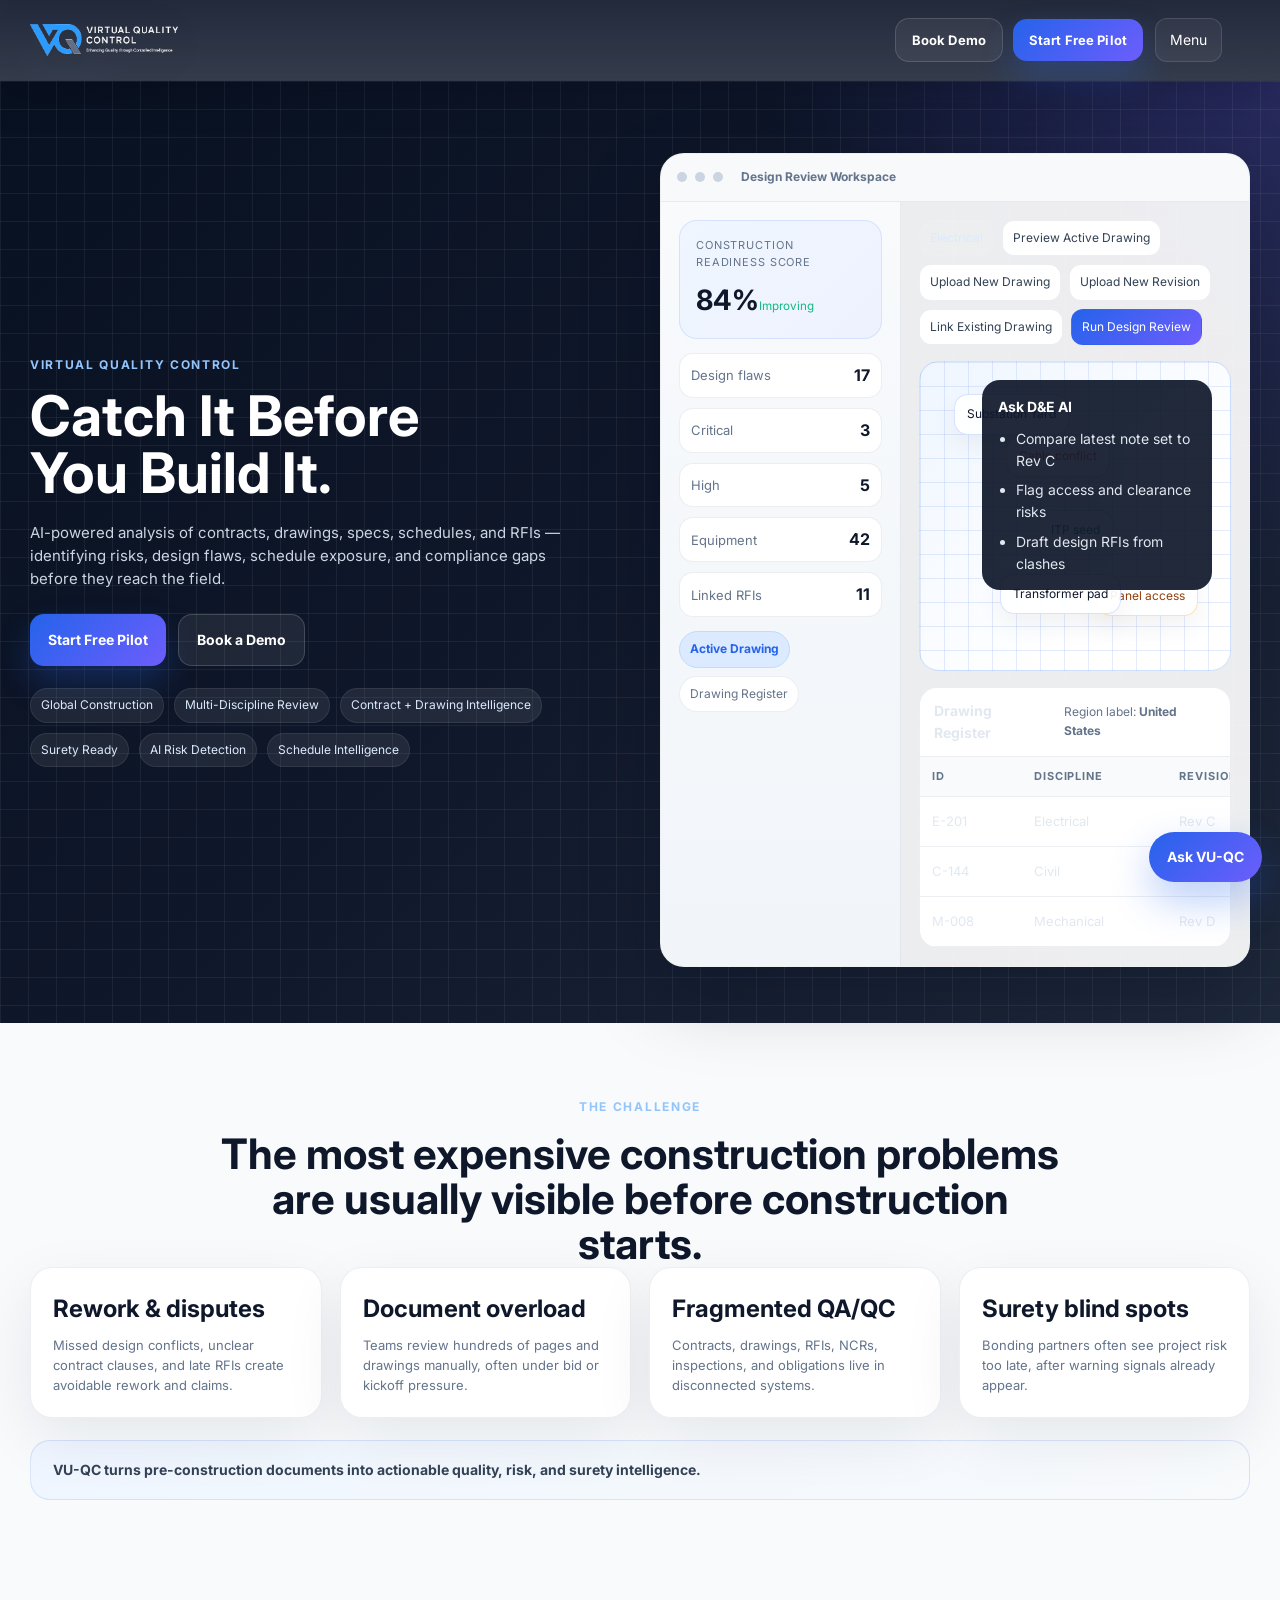
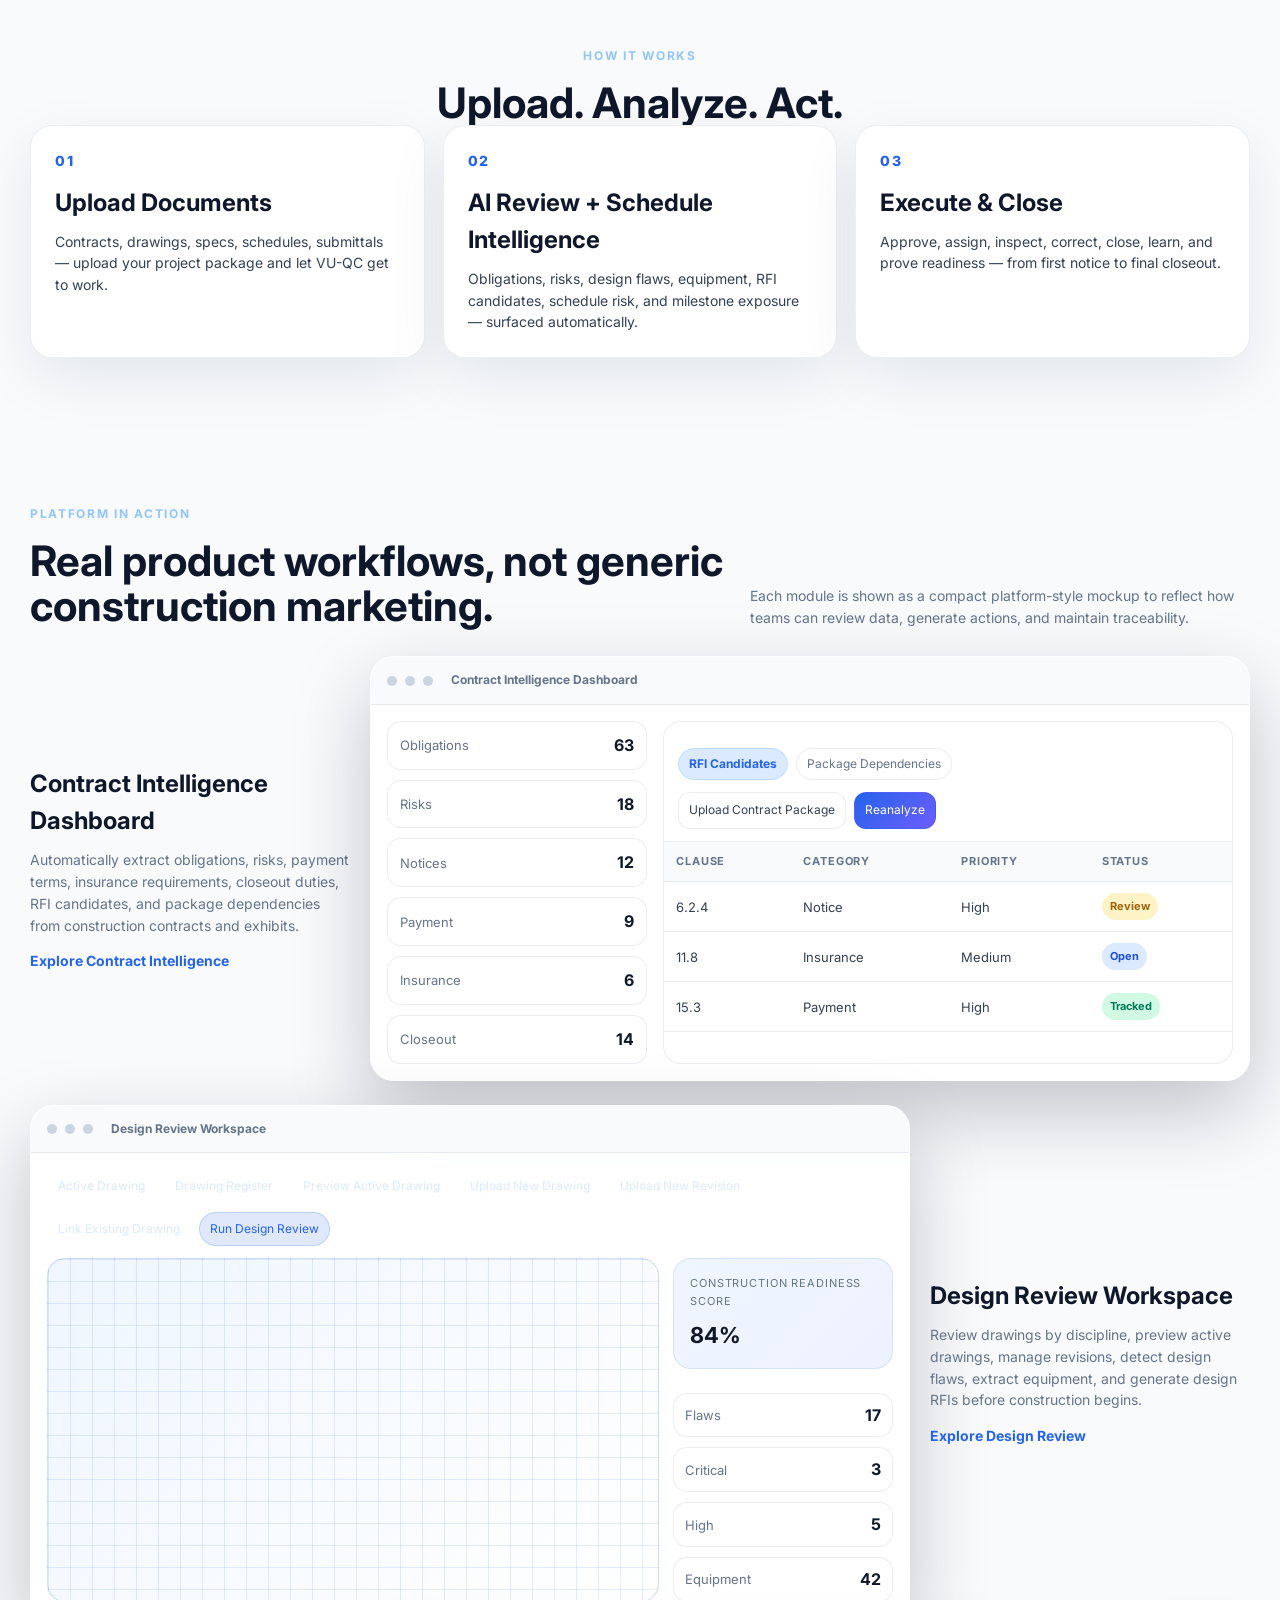
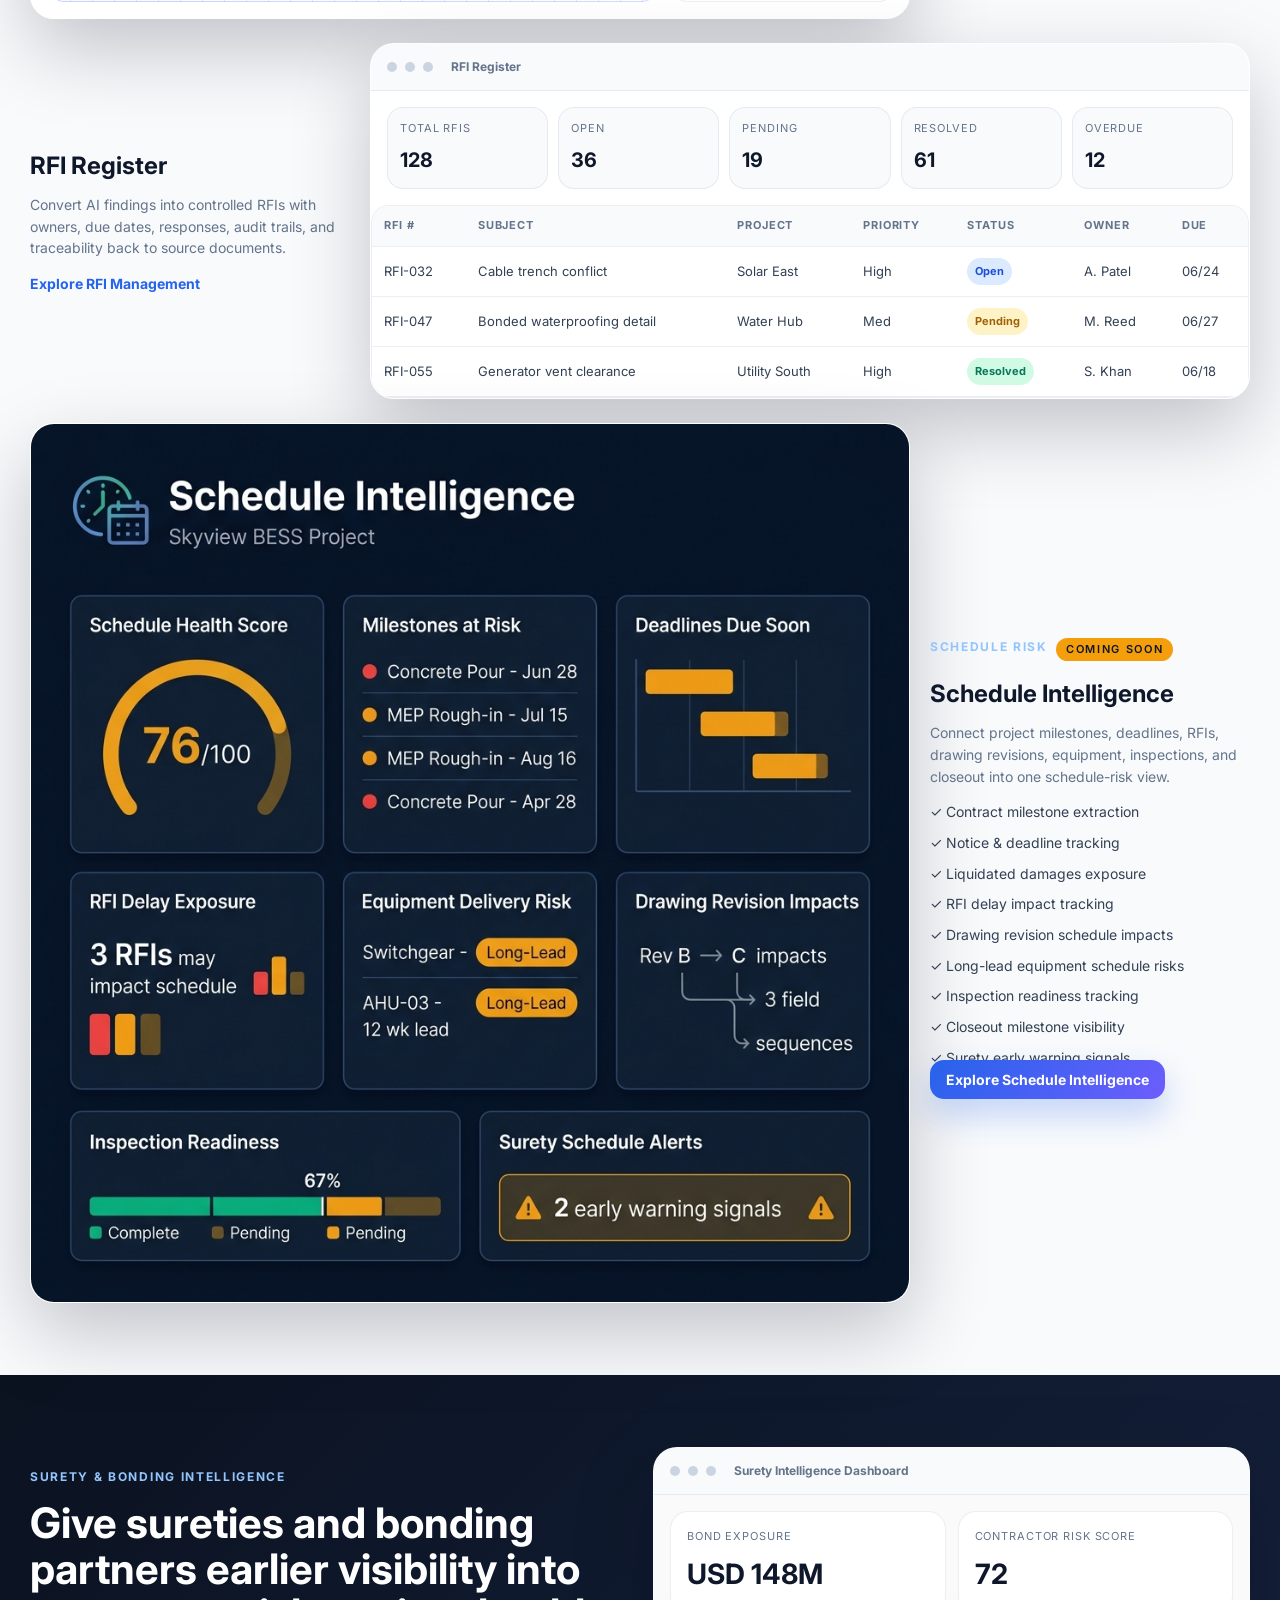
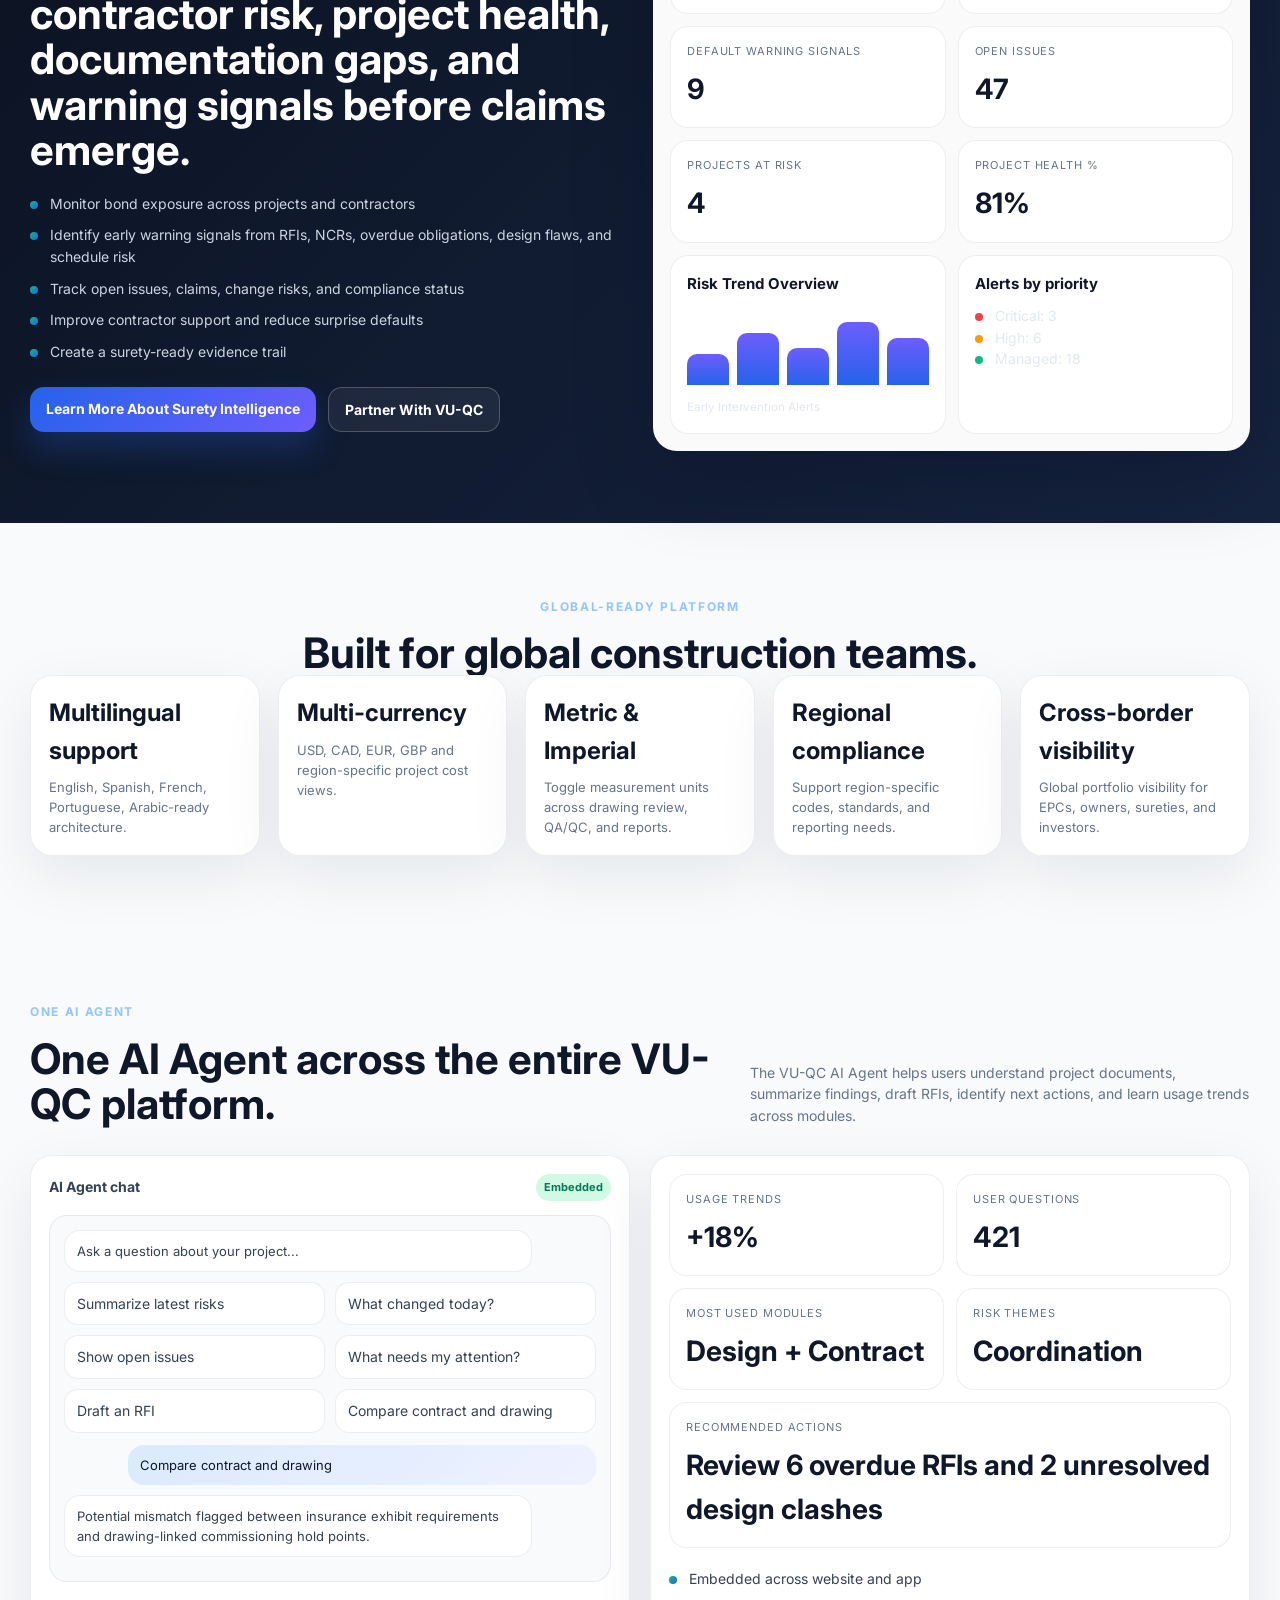
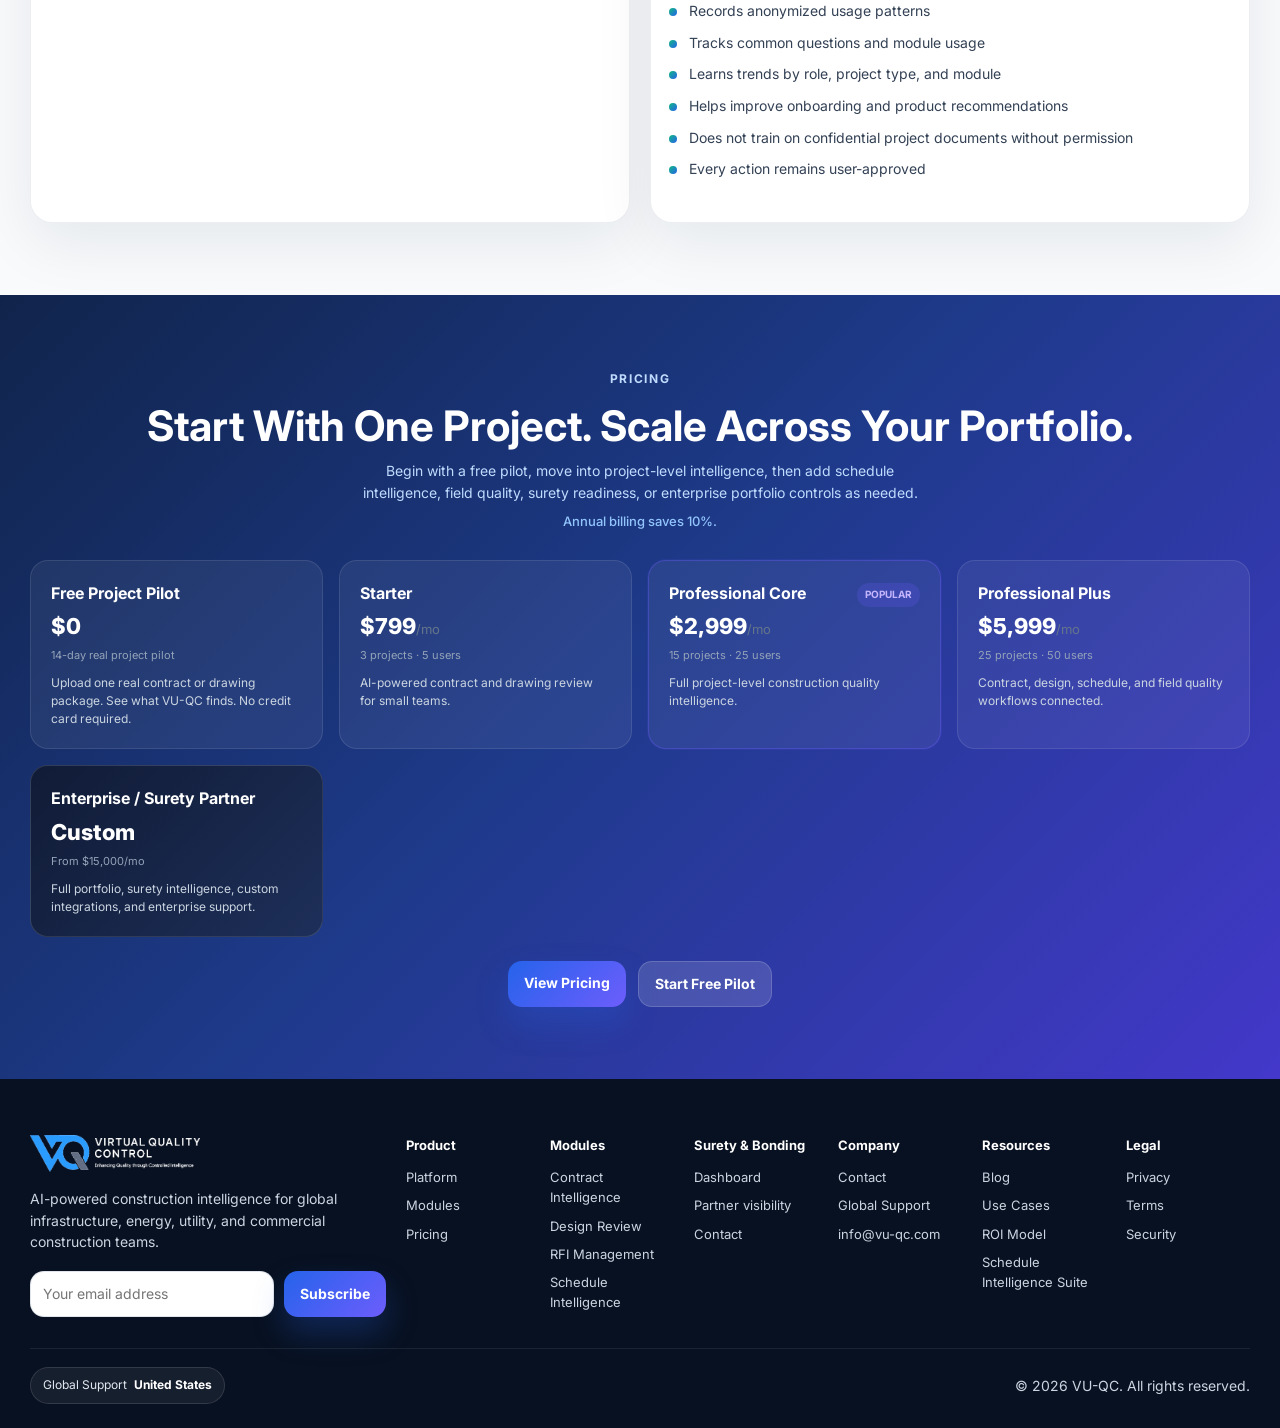
<file: index.html>
<!DOCTYPE html><html lang="en"><head><meta charset="UTF-8" /><meta name="viewport" content="width=device-width, initial-scale=1.0" /><title>VU-QC | AI Construction Quality Control & Surety Intelligence</title><meta name="description" content="VU-QC helps construction, EPC, utility, and surety teams analyze contracts, drawings, RFIs, and QA/QC records before field risk turns into rework or claims." /><meta name="keywords" content="AI construction quality control, pre-construction QA software, AI contract analysis construction, construction drawing review software, design flaw detection, construction obligation register, RFI management software, surety bond construction risk software, construction risk intelligence, EPC contract review software" /><meta property="og:title" content="VU-QC | Catch It Before You Build It" /><meta property="og:description" content="AI-powered construction intelligence for contracts, drawings, QA/QC, RFIs, risk, and surety readiness." /><meta property="og:type" content="website" /><meta property="og:image" content="https://vu-qc.com/assets/vuqc-logo-light.png" /><meta name="theme-color" content="#0f172a" /><link rel="preconnect" href="https://fonts.googleapis.com" /><link rel="preconnect" href="https://fonts.gstatic.com" crossorigin /><link href="https://fonts.googleapis.com/css2?family=Inter:wght@400;500;600;700;800&display=swap" rel="stylesheet" /><link rel="preload" as="image" href="./assets/vuqc-logo-light.png" /><link rel="stylesheet" href="./styles.css?v=4" /><link rel="stylesheet" href="./pricing.css" /><link rel="icon" href="./favicon.ico" sizes="any" /><link rel="icon" type="image/png" sizes="32x32" href="./favicon-32x32.png" /><link rel="icon" type="image/png" sizes="16x16" href="./favicon-16x16.png" /><link rel="apple-touch-icon" sizes="180x180" href="./apple-touch-icon.png" /><link rel="manifest" href="./site.webmanifest" /><meta name="application-name" content="VU-QC" /><meta name="apple-mobile-web-app-title" content="VU-QC" /><meta name="apple-mobile-web-app-capable" content="yes" /><meta name="apple-mobile-web-app-status-bar-style" content="black-translucent" /><meta name="format-detection" content="telephone=no" /><meta name="msapplication-TileColor" content="#0f172a" /><meta property="og:site_name" content="VU-QC" /><meta property="og:url" content="https://vu-qc.com" /><meta name="twitter:card" content="summary_large_image" /><meta name="twitter:title" content="VU-QC | Catch It Before You Build It" /><meta name="twitter:description" content="AI-powered construction intelligence for contracts, drawings, QA/QC, RFIs, risk, and surety readiness." /><meta name="twitter:image" content="https://vu-qc.com/assets/vuqc-logo-light.png" /><link rel="canonical" href="https://vu-qc.com" /><script type="application/ld+json"> { "@context": "https://schema.org", "@type": "SoftwareApplication", "name": "VU-QC", "applicationCategory": "BusinessApplication", "operatingSystem": "Web", "description": "AI-powered construction intelligence for contracts, drawings, QA/QC, RFIs, risk, and surety readiness.", "brand": {"@type": "Brand", "name": "VU-QC"}, "offers": {"@type": "Offer", "price": "0", "priceCurrency": "USD", "description": "Free pilot available"} } </script></head><body><div class="site-shell"><header class="topbar topbar-v1">
  <div class="container topbar-inner topbar-inner-v1">
    <a class="brand brand-v1" href="./index.html" aria-label="VU-QC home">
      <img src="./assets/vuqc-logo-light.png" alt="VU-QC logo" />
    </a>

    <nav class="main-nav main-nav-v1" aria-label="Primary navigation">
      <a href="./platform.html">Platform</a>
      <a href="./modules.html">Modules</a>
      <a href="./surety.html">Surety &amp; Bonding</a>
      <a href="./ai-agent.html">AI Agent</a>
      <a href="./pricing.html">Pricing</a>
      <a href="./use-cases.html">Use Cases</a>
      <a href="./global-support.html">Global Support</a>
      <a href="./resources.html">Resources</a>
      <a href="./contact.html">Contact</a>
    </nav>

    <div class="header-actions-v1">
      <div class="select-group global-group" aria-label="Global support controls">
        <button class="select-btn select-btn-global" data-toggle="globalMenu" aria-expanded="false" aria-controls="globalMenu">
          <span class="globe-dot"></span>
          Global
          <span class="global-inline-values"><b id="langValue">EN</b> · <b id="currencyValue">USD</b> · <b id="measureValue">Metric</b></span>
        </button>
        <div class="select-menu select-menu-global wide" id="globalMenu">
          <div class="global-menu-section">
            <span class="global-menu-label">Language</span>
            <div class="global-option-row">
              <button data-lang="EN">EN</button><button data-lang="ES">ES</button><button data-lang="FR">FR</button><button data-lang="PT">PT</button><button data-lang="AR">AR</button>
            </div>
          </div>
          <div class="global-menu-section">
            <span class="global-menu-label">Currency</span>
            <div class="global-option-row">
              <button data-currency="USD">USD</button><button data-currency="CAD">CAD</button><button data-currency="EUR">EUR</button><button data-currency="GBP">GBP</button>
            </div>
          </div>
          <div class="global-menu-section">
            <span class="global-menu-label">Measurement</span>
            <div class="global-option-row">
              <button data-measure="Metric">Metric</button><button data-measure="Imperial">Imperial</button>
            </div>
          </div>
          <div class="global-menu-section">
            <span class="global-menu-label">Region</span>
            <div class="global-option-row global-option-row-region">
              <button data-region="United States">United States</button><button data-region="Canada">Canada</button><button data-region="Caribbean">Caribbean</button><button data-region="UK">UK</button><button data-region="EU">EU</button><button data-region="Middle East">Middle East</button><button data-region="Africa">Africa</button>
            </div>
          </div>
        </div>
      </div>

      <div class="header-cta header-cta-v1">
        <button class="btn ghost btn-header-ghost" data-open-demo="demoModal">Book Demo</button>
        <button class="btn primary btn-header-primary" data-open-demo="demoModal">Start Free Pilot</button>
      </div>

      <button class="mobile-menu-btn mobile-menu-btn-v1" data-toggle-mobile aria-expanded="false" aria-controls="mobileNav">Menu</button>
    </div>
  </div>

  
  <!-- Two-Column Mega Menu -->
  <div class="mega-menu" id="megaMenu" aria-hidden="true">
    <div class="mega-close-row"><button class="mega-close-btn" id="megaCloseBtn" aria-label="Close menu">&times;</button></div>
    <div class="container mega-menu-inner">
      <div class="mega-col">
        <span class="mega-label">Product</span>
        <a href="./platform.html" class="mega-link"><strong>Platform</strong><span>Core platform overview</span></a>
        <a href="./modules.html" class="mega-link"><strong>Modules</strong><span>Explore all modules</span></a>
        <a href="./ai-agent.html" class="mega-link"><strong>AI Agent</strong><span>Intelligent automation</span></a>
        <a href="./pricing.html" class="mega-link"><strong>Pricing</strong><span>Plans, transparent pricing</span></a>
      </div>
      <div class="mega-col">
        <span class="mega-label">Solutions</span>
        <a href="./surety.html" class="mega-link"><strong>Surety &amp; Bonding</strong><span>Bond management solutions</span></a>
        <a href="./use-cases.html" class="mega-link"><strong>Use Cases</strong><span>Real-world applications</span></a>
        <a href="./global-support.html" class="mega-link"><strong>Global Support</strong><span>24/7 worldwide support</span></a>
        <a href="./resources.html" class="mega-link"><strong>Resources</strong><span>Guides, docs &amp; insights</span></a>
      </div>
      <div class="mega-col">
        <span class="mega-label">Company</span>
        <a href="./contact.html" class="mega-link"><strong>About VU-QC</strong><span>Our mission &amp; team</span></a>
        <a href="./contact.html" class="mega-link"><strong>Contact</strong><span>Get in touch</span></a>
        <a href="./contact.html" class="mega-link"><strong>Careers</strong><span>Join our team</span></a>
      </div>
      <div class="mega-cta-card">
        <div class="mega-cta-icon">&#128269;</div>
        <strong>Ready to elevate quality control?</strong>
        <p>Book a demo or start a free pilot today.</p>
        <div class="mega-cta-actions">
          <button class="btn ghost btn-header-ghost" data-open-demo="demoModal">Book Demo</button>
          <button class="btn primary btn-header-primary" data-open-demo="demoModal">Start Free Pilot</button>
        </div>
        <a href="./security.html" style="margin-top:8px;font-size:12px;color:rgba(148,163,184,0.8)">Security<span style="margin-left:6px;color:rgba(148,163,184,0.5)">Trust &amp; compliance</span></a>
      </div>
    </div>
  </div>
  <div class="mega-overlay" id="megaOverlay"></div>

  <div class="mobile-nav mobile-nav-v1 mega-replaced" id="mobileNav">
    <a href="./platform.html">Platform</a>
    <a href="./modules.html">Modules</a>
    <a href="./surety.html">Surety &amp; Bonding</a>
    <a href="./ai-agent.html">AI Agent</a>
    <a href="./pricing.html">Pricing</a>
    <a href="./use-cases.html">Use Cases</a>
    <a href="./global-support.html">Global Support</a>
    <a href="./resources.html">Resources</a>
    <a href="./contact.html">Contact</a>
    <div class="mobile-global-inline">Global: <span id="mobileRegionValue">United States</span> · <span id="mobileLangValue">EN</span> · <span id="mobileCurrencyValue">USD</span></div>
  </div>
</header><main><section class="hero-section" id="hero"><div class="container hero-grid"><div class="hero-copy"><span class="eyebrow">Virtual Quality Control</span><h1>Catch It Before You Build It.</h1><p class="lead">AI-powered analysis of contracts, drawings, specs, schedules, and RFIs — identifying risks, design flaws, schedule exposure, and compliance gaps before they reach the field.</p><div class="hero-actions"><button class="btn primary lg" data-open-demo="demoModal">Start Free Pilot</button><button class="btn secondary lg" data-open-demo="demoModal">Book a Demo</button></div><div class="badge-row"><span class="badge">Global Construction</span><span class="badge">Multi-Discipline Review</span><span class="badge">Contract + Drawing Intelligence</span><span class="badge">Surety Ready</span><span class="badge">AI Risk Detection</span><span class="badge">Schedule Intelligence</span></div></div><div class="hero-visual"><div class="browser-frame xl"><div class="browser-top"><span></span><span></span><span></span><div class="browser-title">Design Review Workspace</div></div><div class="workspace-grid"><aside class="mini-sidebar"><div class="score-card"><label>Construction Readiness Score</label><strong>84%</strong><small class="success">Improving</small></div><div class="metric-list compact"><div><span>Design flaws</span><strong>17</strong></div><div><span>Critical</span><strong class="danger">3</strong></div><div><span>High</span><strong class="warn">5</strong></div><div><span>Equipment</span><strong>42</strong></div><div><span>Linked RFIs</span><strong>11</strong></div></div><div class="tab-pills"><button class="active">Active Drawing</button><button>Drawing Register</button></div></aside><div class="drawing-panel"><div class="panel-toolbar"><span class="chip">Electrical</span><button class="mini-btn" data-open-preview>Preview Active Drawing</button><button class="mini-btn">Upload New Drawing</button><button class="mini-btn">Upload New Revision</button><button class="mini-btn">Link Existing Drawing</button><button class="mini-btn primary-fill">Run Design Review</button></div><div class="blueprint-canvas"><div class="bp-box bp-1">Substation Yard</div><div class="bp-box bp-2 danger">Cable conflict</div><div class="bp-box bp-3 warn">Panel access</div><div class="bp-box bp-4">Transformer pad</div><div class="bp-box bp-5 success">ITP seed</div><div class="blueprint-notes"><h4>Ask D&amp;E AI</h4><ul><li>Compare latest note set to Rev C</li><li>Flag access and clearance risks</li><li>Draft design RFIs from clashes</li></ul></div></div><div class="table-card slim"><div class="table-head"><strong>Drawing Register</strong><span class="small-label">Region label: <b id="regionLabel">United States</b></span></div><table><thead><tr><th>ID</th><th>Discipline</th><th>Revision</th><th>Status</th></tr></thead><tbody><tr><td>E-201</td><td>Electrical</td><td>Rev C</td><td><span class="status open">Active</span></td></tr><tr><td>C-144</td><td>Civil</td><td>Rev B</td><td><span class="status pending">Review</span></td></tr><tr><td>M-008</td><td>Mechanical</td><td>Rev D</td><td><span class="status resolved">Approved</span></td></tr></tbody></table></div></div></div></div></div></div></section><section class="section light"><div class="container narrow center"><span class="eyebrow">The challenge</span><h2>The most expensive construction problems are usually visible before construction starts.</h2></div><div class="container grid four cards-gap"><article class="feature-card"><h3>Rework &amp; disputes</h3><p>Missed design conflicts, unclear contract clauses, and late RFIs create avoidable rework and claims.</p></article><article class="feature-card"><h3>Document overload</h3><p>Teams review hundreds of pages and drawings manually, often under bid or kickoff pressure.</p></article><article class="feature-card"><h3>Fragmented QA/QC</h3><p>Contracts, drawings, RFIs, NCRs, inspections, and obligations live in disconnected systems.</p></article><article class="feature-card"><h3>Surety blind spots</h3><p>Bonding partners often see project risk too late, after warning signals already appear.</p></article></div><div class="container statement-box"><p><strong>VU-QC turns pre-construction documents into actionable quality, risk, and surety intelligence.</strong></p></div></section><section class="section" id="platform"><div class="container narrow center"><span class="eyebrow">How it works</span><h2>Upload. Analyze. Act.</h2></div><div class="container steps-grid"><div class="step-card"><span class="step-no">01</span><h3>Upload Documents</h3><p>Contracts, drawings, specs, schedules, submittals — upload your project package and let VU-QC get to work.</p></div><div class="step-card"><span class="step-no">02</span><h3>AI Review + Schedule Intelligence</h3><p>Obligations, risks, design flaws, equipment, RFI candidates, schedule risk, and milestone exposure — surfaced automatically.</p></div><div class="step-card"><span class="step-no">03</span><h3>Execute &amp; Close</h3><p>Approve, assign, inspect, correct, close, learn, and prove readiness — from first notice to final closeout.</p></div></div></section><section class="section light" id="modules"><div class="container section-head split-head"><div><span class="eyebrow">Platform in action</span><h2>Real product workflows, not generic construction marketing.</h2></div><p>Each module is shown as a compact platform-style mockup to reflect how teams can review data, generate actions, and maintain traceability.</p></div><div class="container product-stack"><article class="product-card"><div class="product-copy"><h3>Contract Intelligence Dashboard</h3><p>Automatically extract obligations, risks, payment terms, insurance requirements, closeout duties, RFI candidates, and package dependencies from construction contracts and exhibits.</p><a href="#contact" class="text-link">Explore Contract Intelligence</a></div><div class="browser-frame"><div class="browser-top"><span></span><span></span><span></span><div class="browser-title">Contract Intelligence Dashboard</div></div><div class="mock-grid two"><div class="metric-list"><div><span>Obligations</span><strong>63</strong></div><div><span>Risks</span><strong class="warn">18</strong></div><div><span>Notices</span><strong>12</strong></div><div><span>Payment</span><strong>9</strong></div><div><span>Insurance</span><strong>6</strong></div><div><span>Closeout</span><strong>14</strong></div></div><div class="table-card"><div class="table-head between"><div class="tab-pills small"><button class="active">RFI Candidates</button><button>Package Dependencies</button></div><div class="button-pair"><button class="mini-btn">Upload Contract Package</button><button class="mini-btn primary-fill">Reanalyze</button></div></div><table><thead><tr><th>Clause</th><th>Category</th><th>Priority</th><th>Status</th></tr></thead><tbody><tr><td>6.2.4</td><td>Notice</td><td>High</td><td><span class="status pending">Review</span></td></tr><tr><td>11.8</td><td>Insurance</td><td>Medium</td><td><span class="status open">Open</span></td></tr><tr><td>15.3</td><td>Payment</td><td>High</td><td><span class="status resolved">Tracked</span></td></tr></tbody></table></div></div></div></article><article class="product-card reverse"><div class="product-copy"><h3>Design Review Workspace</h3><p>Review drawings by discipline, preview active drawings, manage revisions, detect design flaws, extract equipment, and generate design RFIs before construction begins.</p><a href="#hero" class="text-link">Explore Design Review</a></div><div class="browser-frame"><div class="browser-top"><span></span><span></span><span></span><div class="browser-title">Design Review Workspace</div></div><div class="workspace-snapshot"><div class="toolbar-row"><span class="chip">Active Drawing</span><span class="chip">Drawing Register</span><span class="chip">Preview Active Drawing</span><span class="chip">Upload New Drawing</span><span class="chip">Upload New Revision</span><span class="chip">Link Existing Drawing</span><span class="chip accent">Run Design Review</span></div><div class="snapshot-grid"><div class="snapshot-drawing"></div><div class="snapshot-side"><div class="score-card small"><label>Construction Readiness Score</label><strong>84%</strong></div><div class="metric-list compact"><div><span>Flaws</span><strong>17</strong></div><div><span>Critical</span><strong class="danger">3</strong></div><div><span>High</span><strong class="warn">5</strong></div><div><span>Equipment</span><strong>42</strong></div></div></div></div></div></div></article><article class="product-card"><div class="product-copy"><h3>RFI Register</h3><p>Convert AI findings into controlled RFIs with owners, due dates, responses, audit trails, and traceability back to source documents.</p><a href="#contact" class="text-link">Explore RFI Management</a></div><div class="browser-frame"><div class="browser-top"><span></span><span></span><span></span><div class="browser-title">RFI Register</div></div><div class="rfi-summary"><div class="mini-metric"><label>Total RFIs</label><strong>128</strong></div><div class="mini-metric"><label>Open</label><strong>36</strong></div><div class="mini-metric"><label>Pending</label><strong>19</strong></div><div class="mini-metric"><label>Resolved</label><strong>61</strong></div><div class="mini-metric"><label>Overdue</label><strong class="danger">12</strong></div></div><div class="table-card"><table><thead><tr><th>RFI #</th><th>Subject</th><th>Project</th><th>Priority</th><th>Status</th><th>Owner</th><th>Due</th></tr></thead><tbody><tr><td>RFI-032</td><td>Cable trench conflict</td><td>Solar East</td><td>High</td><td><span class="status open">Open</span></td><td>A. Patel</td><td>06/24</td></tr><tr><td>RFI-047</td><td>Bonded waterproofing detail</td><td>Water Hub</td><td>Med</td><td><span class="status pending">Pending</span></td><td>M. Reed</td><td>06/27</td></tr><tr><td>RFI-055</td><td>Generator vent clearance</td><td>Utility South</td><td>High</td><td><span class="status resolved">Resolved</span></td><td>S. Khan</td><td>06/18</td></tr></tbody></table></div></div></article><article class="product-card reverse"><div class="product-copy"><span class="eyebrow">Schedule Risk <span style="background:#f59e0b;color:#0f172a;font-size:11px;font-weight:600;padding:3px 10px;border-radius:99px;margin-left:8px">Coming Soon</span></span><h3>Schedule Intelligence</h3><p>Connect project milestones, deadlines, RFIs, drawing revisions, equipment, inspections, and closeout into one schedule-risk view.</p><ul class="feature-list"><li><span class="check">✓</span> Contract milestone extraction</li><li><span class="check">✓</span> Notice &amp; deadline tracking</li><li><span class="check">✓</span> Liquidated damages exposure</li><li><span class="check">✓</span> RFI delay impact tracking</li><li><span class="check">✓</span> Drawing revision schedule impacts</li><li><span class="check">✓</span> Long-lead equipment schedule risks</li><li><span class="check">✓</span> Inspection readiness tracking</li><li><span class="check">✓</span> Closeout milestone visibility</li><li><span class="check">✓</span> Surety early warning signals</li></ul><a href="./modules.html#scheduleModule" class="btn primary">Explore Schedule Intelligence</a></div><div class="browser-frame"><div class="frame-dots"><i></i><i></i><i></i></div><img src="./assets/schedule-intelligence-dashboard.png" alt="Schedule Intelligence Dashboard" style="width:100%;border-radius:0 0 16px 16px"></div></article></div></section><section class="section dark" id="surety"><div class="container surety-grid"><div><span class="eyebrow">Surety &amp; Bonding Intelligence</span><h2>Give sureties and bonding partners earlier visibility into contractor risk, project health, documentation gaps, and warning signals before claims emerge.</h2><ul class="benefit-list"><li>Monitor bond exposure across projects and contractors</li><li>Identify early warning signals from RFIs, NCRs, overdue obligations, design flaws, and schedule risk</li><li>Track open issues, claims, change risks, and compliance status</li><li>Improve contractor support and reduce surprise defaults</li><li>Create a surety-ready evidence trail</li></ul><div class="hero-actions"><a class="btn primary" href="#contact">Learn More About Surety Intelligence</a><a class="btn ghost light-border" href="#contact">Partner With VU-QC</a></div></div><div class="browser-frame dark-frame"><div class="browser-top"><span></span><span></span><span></span><div class="browser-title">Surety Intelligence Dashboard</div></div><div class="dashboard-grid"><div class="dash-stat"><label>Bond Exposure</label><strong id="currencyHero">USD 148M</strong></div><div class="dash-stat"><label>Contractor Risk Score</label><strong>72</strong></div><div class="dash-stat"><label>Default Warning Signals</label><strong class="warn">9</strong></div><div class="dash-stat"><label>Open Issues</label><strong>47</strong></div><div class="dash-stat"><label>Projects at Risk</label><strong class="danger">4</strong></div><div class="dash-stat"><label>Project Health %</label><strong class="success">81%</strong></div><div class="trend-card"><h4>Risk Trend Overview</h4><div class="bars"><span></span><span></span><span></span><span></span><span></span></div><small>Early Intervention Alerts</small></div><div class="alert-card"><h4>Alerts by priority</h4><p><span class="dot red"></span> Critical: 3</p><p><span class="dot amber"></span> High: 6</p><p><span class="dot green"></span> Managed: 18</p></div></div></div></div></section><section class="section light" id="global"><div class="container narrow center"><span class="eyebrow">Global-ready platform</span><h2>Built for global construction teams.</h2></div><div class="container grid five cards-gap compact-cards"><article class="feature-card"><h3>Multilingual support</h3><p>English, Spanish, French, Portuguese, Arabic-ready architecture.</p></article><article class="feature-card"><h3>Multi-currency</h3><p>USD, CAD, EUR, GBP and region-specific project cost views.</p></article><article class="feature-card"><h3>Metric &amp; Imperial</h3><p>Toggle measurement units across drawing review, QA/QC, and reports.</p></article><article class="feature-card"><h3>Regional compliance</h3><p>Support region-specific codes, standards, and reporting needs.</p></article><article class="feature-card"><h3>Cross-border visibility</h3><p>Global portfolio visibility for EPCs, owners, sureties, and investors.</p></article></div></section><section class="section" id="agent"><div class="container section-head split-head"><div><span class="eyebrow">One AI Agent</span><h2>One AI Agent across the entire VU-QC platform.</h2></div><p>The VU-QC AI Agent helps users understand project documents, summarize findings, draft RFIs, identify next actions, and learn usage trends across modules.</p></div><div class="container agent-grid"><div class="chat-panel"><div class="chat-head"><strong>AI Agent chat</strong><span class="status resolved">Embedded</span></div><div class="chat-box"><div class="chat-msg ai">Ask a question about your project...</div><div class="prompt-grid"><button class="prompt">Summarize latest risks</button><button class="prompt">What changed today?</button><button class="prompt">Show open issues</button><button class="prompt">What needs my attention?</button><button class="prompt">Draft an RFI</button><button class="prompt">Compare contract and drawing</button></div><div class="chat-msg user">Compare contract and drawing</div><div class="chat-msg ai">Potential mismatch flagged between insurance exhibit requirements and drawing-linked commissioning hold points.</div></div></div><div class="usage-panel"><div class="usage-cards"><div class="dash-stat"><label>Usage Trends</label><strong>+18%</strong></div><div class="dash-stat"><label>User Questions</label><strong>421</strong></div><div class="dash-stat"><label>Most Used Modules</label><strong>Design + Contract</strong></div><div class="dash-stat"><label>Risk Themes</label><strong>Coordination</strong></div><div class="dash-stat wide"><label>Recommended Actions</label><strong>Review 6 overdue RFIs and 2 unresolved design clashes</strong></div></div><ul class="benefit-list small dark-text"><li>Embedded across website and app</li><li>Records anonymized usage patterns</li><li>Tracks common questions and module usage</li><li>Learns trends by role, project type, and module</li><li>Helps improve onboarding and product recommendations</li><li>Does not train on confidential project documents without permission</li><li>Every action remains user-approved</li></ul></div></div></section><section class="section gradient-band" id="pricing"><div class="container center"><span class="eyebrow light-text">Pricing</span><h2>Start With One Project. Scale Across Your Portfolio.</h2><p style="color:#bfdbfe;font-size:14px;max-width:64ch;margin:12px auto 8px">Begin with a free pilot, move into project-level intelligence, then add schedule intelligence, field quality, surety readiness, or enterprise portfolio controls as needed.</p><p style="color:#93c5fd;font-size:13px;margin:0 auto 28px;font-weight:500">Annual billing saves 10%.</p><div class="teaser-grid"><div class="teaser-card"><h3>Free Project Pilot</h3><div class="teaser-price">$0</div><div class="teaser-period">14-day real project pilot</div><p>Upload one real contract or drawing package. See what VU-QC finds. No credit card required.</p></div><div class="teaser-card"><h3>Starter</h3><div class="teaser-price">$799<span style="font-size:13px;font-weight:400;color:var(--muted)">/mo</span></div><div class="teaser-period">3 projects · 5 users</div><p>AI-powered contract and drawing review for small teams.</p></div><div class="teaser-card" style="border-color:rgba(109,93,252,0.35);box-shadow:0 0 0 1px rgba(109,93,252,0.1)"><div style="display:flex;justify-content:space-between;align-items:center"><h3>Professional Core</h3><span style="background:rgba(109,93,252,0.2);color:#c4b5fd;font-size:10px;font-weight:700;padding:4px 8px;border-radius:999px">POPULAR</span></div><div class="teaser-price">$2,999<span style="font-size:13px;font-weight:400;color:var(--muted)">/mo</span></div><div class="teaser-period">15 projects · 25 users</div><p>Full project-level construction quality intelligence.</p></div><div class="teaser-card"><h3>Professional Plus</h3><div class="teaser-price">$5,999<span style="font-size:13px;font-weight:400;color:var(--muted)">/mo</span></div><div class="teaser-period">25 projects · 50 users</div><p>Contract, design, schedule, and field quality workflows connected.</p></div><div class="teaser-card dark-teaser"><h3>Enterprise / Surety Partner</h3><div class="teaser-price">Custom</div><div class="teaser-period">From $15,000/mo</div><p>Full portfolio, surety intelligence, custom integrations, and enterprise support.</p></div></div><div style="margin-top:24px;display:flex;gap:12px;justify-content:center;flex-wrap:wrap"><a class="btn primary" href="./pricing.html">View Pricing</a><a class="btn secondary light" href="./contact.html">Start Free Pilot</a></div></div></section></main><footer class="footer" id="contact"><div class="container footer-grid"><div><img class="footer-logo" src="./assets/vuqc-logo-light.png" alt="VU-QC logo" /><p>AI-powered construction intelligence for global infrastructure, energy, utility, and commercial construction teams.</p><form class="newsletter" onsubmit="return false"><input type="email" placeholder="Your email address" aria-label="Newsletter email" required /><button type="button" class="btn primary" onclick="(function(b){var i=b.previousElementSibling;if(!i.value||!i.value.includes('@')){i.style.borderColor='#ef4444';i.focus();return}b.textContent='✓ Subscribed';b.style.background='linear-gradient(135deg,#10b981,#059669)';b.style.pointerEvents='none';i.disabled=true;setTimeout(function(){window.location.href='mailto:info@vu-qc.com?subject=Newsletter+Subscription&body=Please+add+'+encodeURIComponent(i.value)+'+to+the+VU-QC+newsletter.'},600)})(this)">Subscribe</button></form></div><div><h4>Product</h4><a href="./platform.html">Platform</a><a href="./modules.html">Modules</a><a href="./pricing.html">Pricing</a></div><div><h4>Modules</h4><a href="./modules.html#contractModule">Contract Intelligence</a><a href="./modules.html#designModule">Design Review</a><a href="./modules.html#rfiModule">RFI Management</a><a href="./modules.html#scheduleModule">Schedule Intelligence</a></div><div><h4>Surety &amp; Bonding</h4><a href="./surety.html">Dashboard</a><a href="./surety.html">Partner visibility</a><a href="./contact.html">Contact</a></div><div><h4>Company</h4><a href="./contact.html">Contact</a><a href="./global-support.html">Global Support</a><a href="mailto:info@vu-qc.com">info@vu-qc.com</a></div><div><h4>Resources</h4><a href="./resources.html">Blog</a><a href="./use-cases.html">Use Cases</a><a href="./pricing.html">ROI Model</a><a href="./pricing.html">Schedule Intelligence Suite</a></div><div><h4>Legal</h4><a href="./privacy.html">Privacy</a><a href="./terms.html">Terms</a><a href="./security.html">Security</a></div></div><div class="container footer-bottom"><div class="select-group footer-select"><button class="select-btn" data-toggle="footerRegion">Global Support <span id="footerRegionValue">United States</span></button><div class="select-menu wide" id="footerRegion"><button data-footer-region="United States">United States</button><button data-footer-region="Canada">Canada</button><button data-footer-region="Caribbean">Caribbean</button><button data-footer-region="UK">UK</button><button data-footer-region="EU">EU</button><button data-footer-region="Middle East">Middle East</button><button data-footer-region="Africa">Africa</button></div></div><p>© 2026 VU-QC. All rights reserved.</p></div></footer></div><div class="modal" id="previewModal" aria-hidden="true"><div class="modal-card wide"><div class="modal-head"><h3>Preview Active Drawing</h3><button class="close-btn" data-close-modal>&times;</button></div><div class="blueprint-canvas modal-blueprint"><div class="bp-box bp-1">Switchgear layout</div><div class="bp-box bp-2 danger">Conflict with access aisle</div><div class="bp-box bp-3 warn">Clearance note mismatch</div><div class="bp-box bp-4">Equipment tag extraction</div></div></div></div><div class="modal" id="demoModal" aria-hidden="true"><div class="modal-card"><div class="modal-head"><h3>Start Free Pilot / Book Demo</h3><button class="close-btn" data-close-modal>&times;</button></div><form class="demo-form"><div class="form-grid"><label>Name<input type="text" placeholder="Your name" /></label><label>Email<input type="email" placeholder="name@company.com" /></label><label>Company<input type="text" placeholder="Company" /></label><label>Role<input type="text" placeholder="Project executive, QA/QC, surety, PM" /></label><label>Country / Region<input type="text" placeholder="United States" /></label><label>Project Type<select><option>Solar</option><option>Wind</option><option>Battery Storage</option><option>Substation</option><option>Water / Wastewater</option><option>Commercial</option><option>Industrial</option><option>Infrastructure</option><option>Other</option></select></label><label>Number of active projects<input type="number" value="5" /></label><label>Interested modules<select><option>Contract Intelligence</option><option>Design Review</option><option>RFI Management</option><option>Surety & Bonding</option><option>Schedule Intelligence</option><option>Full Platform</option></select></label><label class="full">Message<textarea rows="4" placeholder="Tell us about your pilot goals."></textarea></label></div><div class="form-actions"><button type="button" class="btn ghost" data-close-modal>Close</button><button type="button" class="btn primary">Request Demo</button></div><small>Prefer email? <a href="mailto:info@vu-qc.com">info@vu-qc.com</a></small></form></div></div><div class="assistant-widget" id="assistantWidget"><button class="assistant-trigger" id="assistantTrigger">Ask VU-QC</button><div class="assistant-drawer" id="assistantDrawer" aria-hidden="true"><div class="assistant-head"><strong>VU-QC AI Assistant</strong><button class="close-btn small" id="assistantClose">&times;</button></div><div class="assistant-body"><div class="chat-msg ai">Suggested questions</div><div class="prompt-grid single"><button class="assistant-prompt">Which module should I start with?</button><button class="assistant-prompt">How does Contract Intelligence work?</button><button class="assistant-prompt">How does Design Review work?</button><button class="assistant-prompt">How can surety partners use this?</button><button class="assistant-prompt">What does the free pilot include?</button><button class="assistant-prompt">Can VU-QC support global projects?</button></div><div class="chat-log" id="assistantLog"></div></div><div class="usage-tracker">Usage event recorded</div></div></div><script>
const canned = { 'Which module should I start with?': 'Most teams start with Contract Intelligence and Design Review on one active project, then expand into RFIs, obligations, and surety reporting.', 'How does Contract Intelligence work?': 'You upload the contract package and VU-QC helps extract obligations, notices, payment terms, insurance requirements, closeout items, and potential RFI candidates.', 'How does Design Review work?': 'Design Review helps teams review active drawings, compare revisions, detect design flaws, extract equipment, and draft design RFIs before field execution.', 'How can surety partners use this?': 'Surety teams can monitor bond exposure, risk trends, open issues, documentation gaps, and early warning signals across contractor portfolios.', 'What does the free pilot include?': 'The mockup positions the free pilot around one real project, limited analysis runs, core contract and drawing review, and no credit card requirement.', 'Can VU-QC support global projects?': 'Yes — the homepage mockup includes language, currency, region, and metric or imperial selectors to reflect global-ready workflows.' };

/* ====== SHARED SITE JS ====== */
const currentPage = window.location.pathname.split('/').pop() || 'index.html';
const mobileNav = document.getElementById('mobileNav');
const mobileMenuBtn = document.querySelector('[data-toggle-mobile]');

document.querySelectorAll('.main-nav a, .mobile-nav a').forEach(link => {
  const href = (link.getAttribute('href') || '').replace('./', '');
  const target = href.split('#')[0] || 'index.html';
  if (target === currentPage) {
    link.classList.add('active');
    link.setAttribute('aria-current', 'page');
  } else {
    link.removeAttribute('aria-current');
  }
});

document.querySelectorAll('.mobile-nav a').forEach(link => link.addEventListener('click', () => {
  mobileNav?.classList.remove('open');
  mobileMenuBtn?.setAttribute('aria-expanded', 'false');
}));

document.querySelector('[data-toggle-mobile]')?.addEventListener('click', toggleMegaMenu);

/* Mega Menu Toggle */
const megaMenu = document.getElementById('megaMenu');
const megaOverlay = document.getElementById('megaOverlay');
const megaCloseBtn = document.getElementById('megaCloseBtn');

function openMegaMenu() {
  megaMenu?.classList.add('open');
  megaOverlay?.classList.add('open');
  megaMenu?.setAttribute('aria-hidden', 'false');
  mobileMenuBtn?.setAttribute('aria-expanded', 'true');
  mobileMenuBtn.textContent = 'Close';
}
function closeMegaMenu() {
  megaMenu?.classList.remove('open');
  megaOverlay?.classList.remove('open');
  megaMenu?.setAttribute('aria-hidden', 'true');
  mobileMenuBtn?.setAttribute('aria-expanded', 'false');
  mobileMenuBtn.textContent = 'Menu';
}
function toggleMegaMenu() {
  if (megaMenu?.classList.contains('open')) { closeMegaMenu(); } else { openMegaMenu(); }
}

megaCloseBtn?.addEventListener('click', closeMegaMenu);
megaOverlay?.addEventListener('click', closeMegaMenu);
document.addEventListener('keydown', e => { if (e.key === 'Escape') closeMegaMenu(); });

/* Highlight active page in mega menu */
document.querySelectorAll('.mega-link').forEach(link => {
  const href = (link.getAttribute('href') || '').replace('./', '');
  const target = href.split('#')[0] || 'index.html';
  if (target === currentPage) {
    link.classList.add('active');
    link.setAttribute('aria-current', 'page');
  }
});


/* Dropdown menu toggle */
const toggleMenu = (id) => document.getElementById(id)?.classList.toggle('open');
document.querySelectorAll('[data-toggle]').forEach(btn => btn.addEventListener('click', e => {
  e.stopPropagation();
  toggleMenu(btn.dataset.toggle);
}));
document.addEventListener('click', () => document.querySelectorAll('.select-menu').forEach(m => m.classList.remove('open')));

/* Global Selector Handlers */
document.querySelectorAll('[data-lang]').forEach(b => b.onclick = () => {
  const v = b.dataset.lang;
  const el = document.getElementById('langValue');
  if (el) el.textContent = v;
  const mobileLang = document.getElementById('mobileLangValue');
  if (mobileLang) mobileLang.textContent = v;
});

document.querySelectorAll('[data-currency]').forEach(b => b.onclick = () => {
  const v = b.dataset.currency;
  const el = document.getElementById('currencyValue');
  if (el) el.textContent = v;
  const mobileCurrency = document.getElementById('mobileCurrencyValue');
  if (mobileCurrency) mobileCurrency.textContent = v;
  const currencyHero = document.getElementById('currencyHero');
  if (currencyHero) currencyHero.textContent = `${v} 148M`;
  const currencyBadge = document.getElementById('currencyBadge');
  if (currencyBadge) currencyBadge.textContent = v;
  const exposureValue = document.getElementById('exposureValue');
  if (exposureValue) exposureValue.textContent = `${v} 148M`;
  
  if (typeof updatePricing === 'function') {
    currentCurrency = v;
    updatePricing();
  }
});

document.querySelectorAll('[data-measure]').forEach(b => b.onclick = () => {
  const v = b.dataset.measure;
  const el = document.getElementById('measureValue');
  if (el) el.textContent = v;
  
  if (typeof updatePricing === 'function') {
    updatePricing();
  }
});

document.querySelectorAll('[data-region]').forEach(b => b.onclick = () => {
  const v = b.dataset.region;
  const el = document.getElementById('regionValue');
  if (el) el.textContent = v;
  const regionLabel = document.getElementById('regionLabel');
  if (regionLabel) regionLabel.textContent = v;
  const heroRegionLabel = document.getElementById('heroRegionLabel');
  if (heroRegionLabel) heroRegionLabel.textContent = v;
  const footerRegion = document.getElementById('footerRegionValue');
  if (footerRegion) footerRegion.textContent = v;
  const mobileRegion = document.getElementById('mobileRegionValue');
  if (mobileRegion) mobileRegion.textContent = v;
  
  if (typeof updatePricing === 'function') {
    updatePricing();
  }
});

document.querySelectorAll('[data-footer-region]').forEach(b => b.onclick = () => {
  const v = b.dataset.footerRegion;
  const footerRegion = document.getElementById('footerRegionValue');
  if (footerRegion) footerRegion.textContent = v;
  const regionValue = document.getElementById('regionValue');
  if (regionValue) regionValue.textContent = v;
  const mobileRegion = document.getElementById('mobileRegionValue');
  if (mobileRegion) mobileRegion.textContent = v;
  
  if (typeof updatePricing === 'function') {
    updatePricing();
  }
});

/* Modals */
const openModal = (id) => { closeMegaMenu(); document.getElementById(id)?.classList.add('open'); };
const closeModals = () => document.querySelectorAll('.modal').forEach(m => m.classList.remove('open'));
document.querySelectorAll('[data-open-demo]').forEach(b => b.onclick = () => openModal(b.dataset.openDemo));
document.querySelector('[data-open-preview]')?.addEventListener('click', () => openModal('previewModal'));
document.querySelectorAll('[data-close-modal]').forEach(b => b.onclick = closeModals);
document.querySelectorAll('.modal').forEach(m => m.addEventListener('click', e => {
  if (e.target === m) closeModals();
}));

/* Assistant Drawer */
const drawer = document.getElementById('assistantDrawer');
const log = document.getElementById('assistantLog');
const assistantTrigger = document.getElementById('assistantTrigger');
if (assistantTrigger) {
  assistantTrigger.onclick = () => drawer?.classList.toggle('open');
}
const assistantClose = document.getElementById('assistantClose');
if (assistantClose) {
  assistantClose.onclick = () => drawer?.classList.remove('open');
}
document.querySelectorAll('.assistant-prompt').forEach(btn => btn.onclick = () => {
  const q = btn.textContent.trim();
  if (typeof canned !== 'undefined' && canned[q]) {
    log?.insertAdjacentHTML('beforeend', `<div class="chat-msg user">${q}</div><div class="chat-msg ai">${canned[q]}</div>`);
  } else {
    log?.insertAdjacentHTML('beforeend', `<div class="chat-msg user">${q}</div><div class="chat-msg ai">Please contact us for more details.</div>`);
  }
  if (log) log.scrollTop = log.scrollHeight;
});

const calc = () => { const volume = +document.getElementById('roiVolume').value; const projects = +document.getElementById('roiProjects').value; const rework = +document.getElementById('roiRework').value; const delay = +document.getElementById('roiDelay').value; const savings = ((volume * projects * rework * delay) / 870).toFixed(2); const time = Math.min(42, 10 + Math.round((projects + rework) / 1.2)); const payback = Math.max(1.2, (6 - (rework / 4) - (projects / 15))).toFixed(1); document.getElementById('roiSavings').textContent = `$${savings}M`; document.getElementById('roiTime').textContent = `${time}%`; document.getElementById('roiPayback').textContent = `${payback} months`; }; ['roiVolume','roiProjects','roiRework','roiDelay'].forEach(id => document.getElementById(id)?.addEventListener('input', calc)); calc();
</script></body></html>
</file>
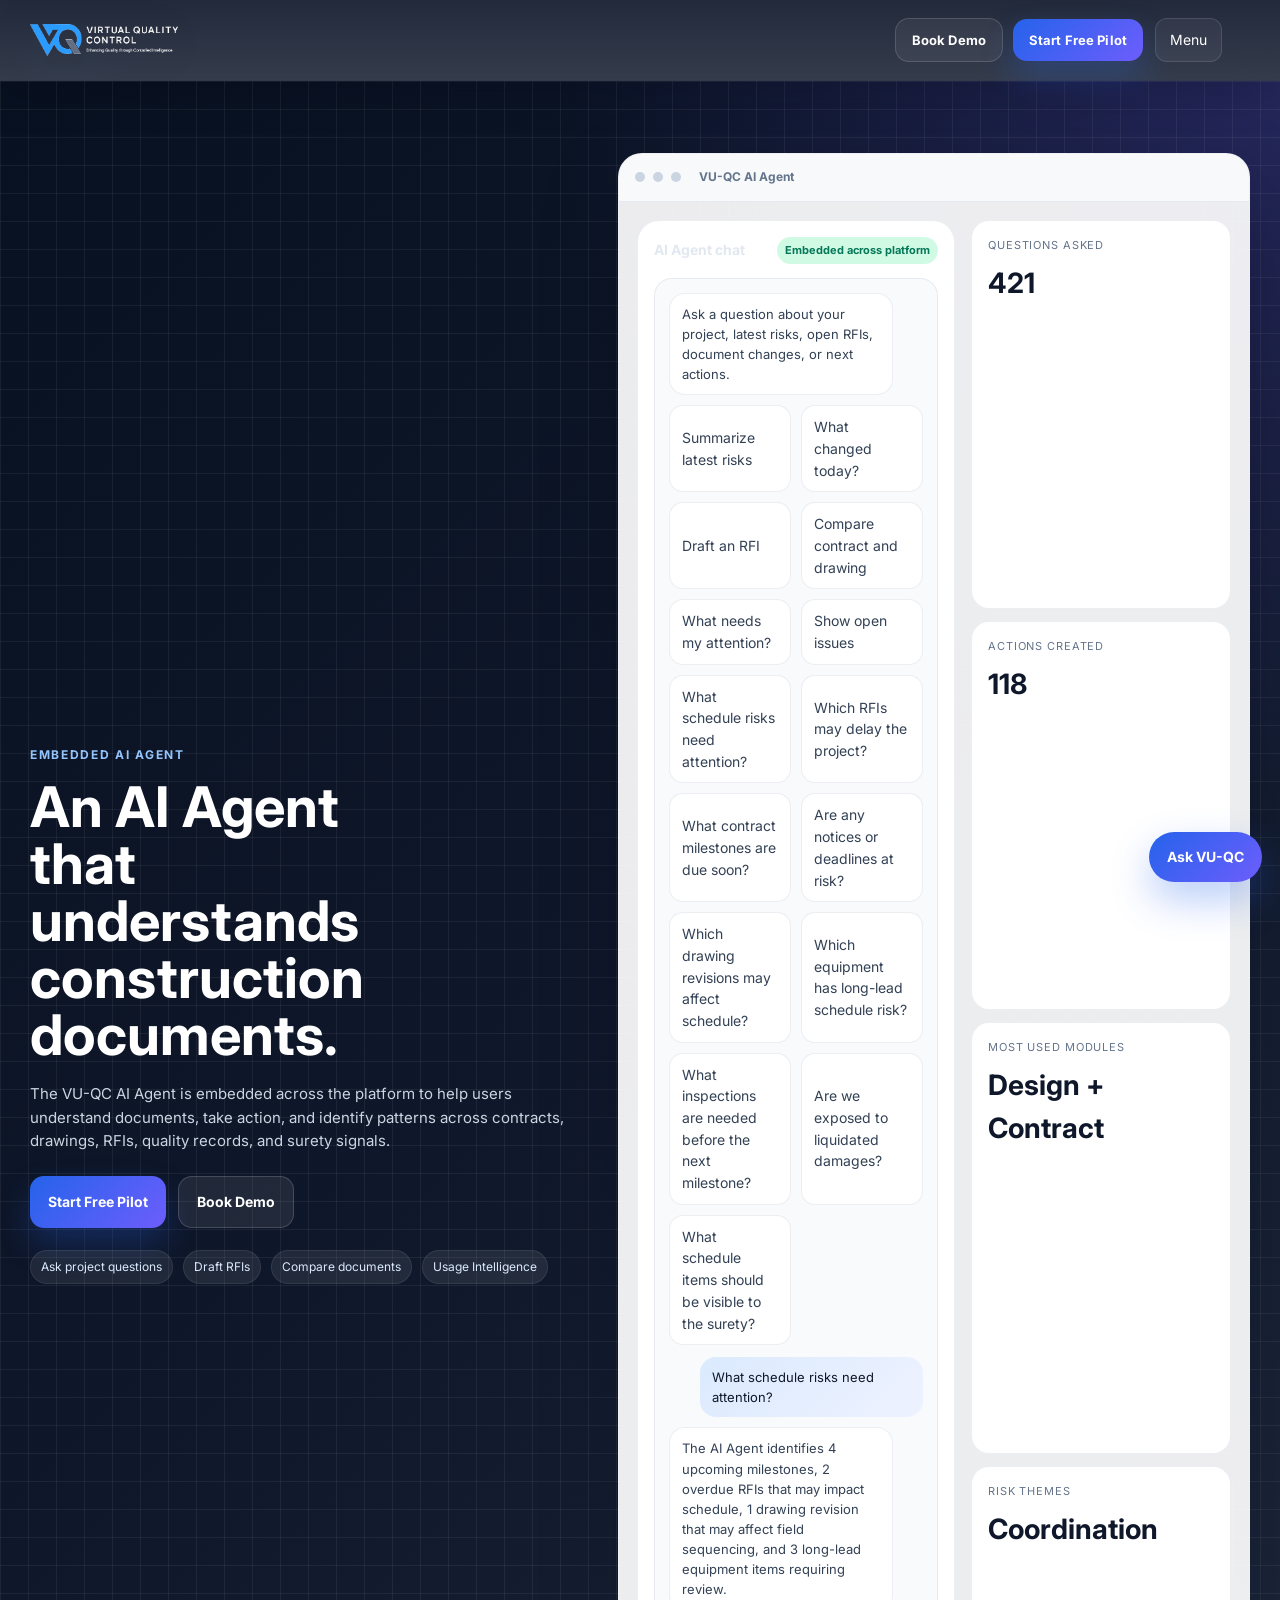
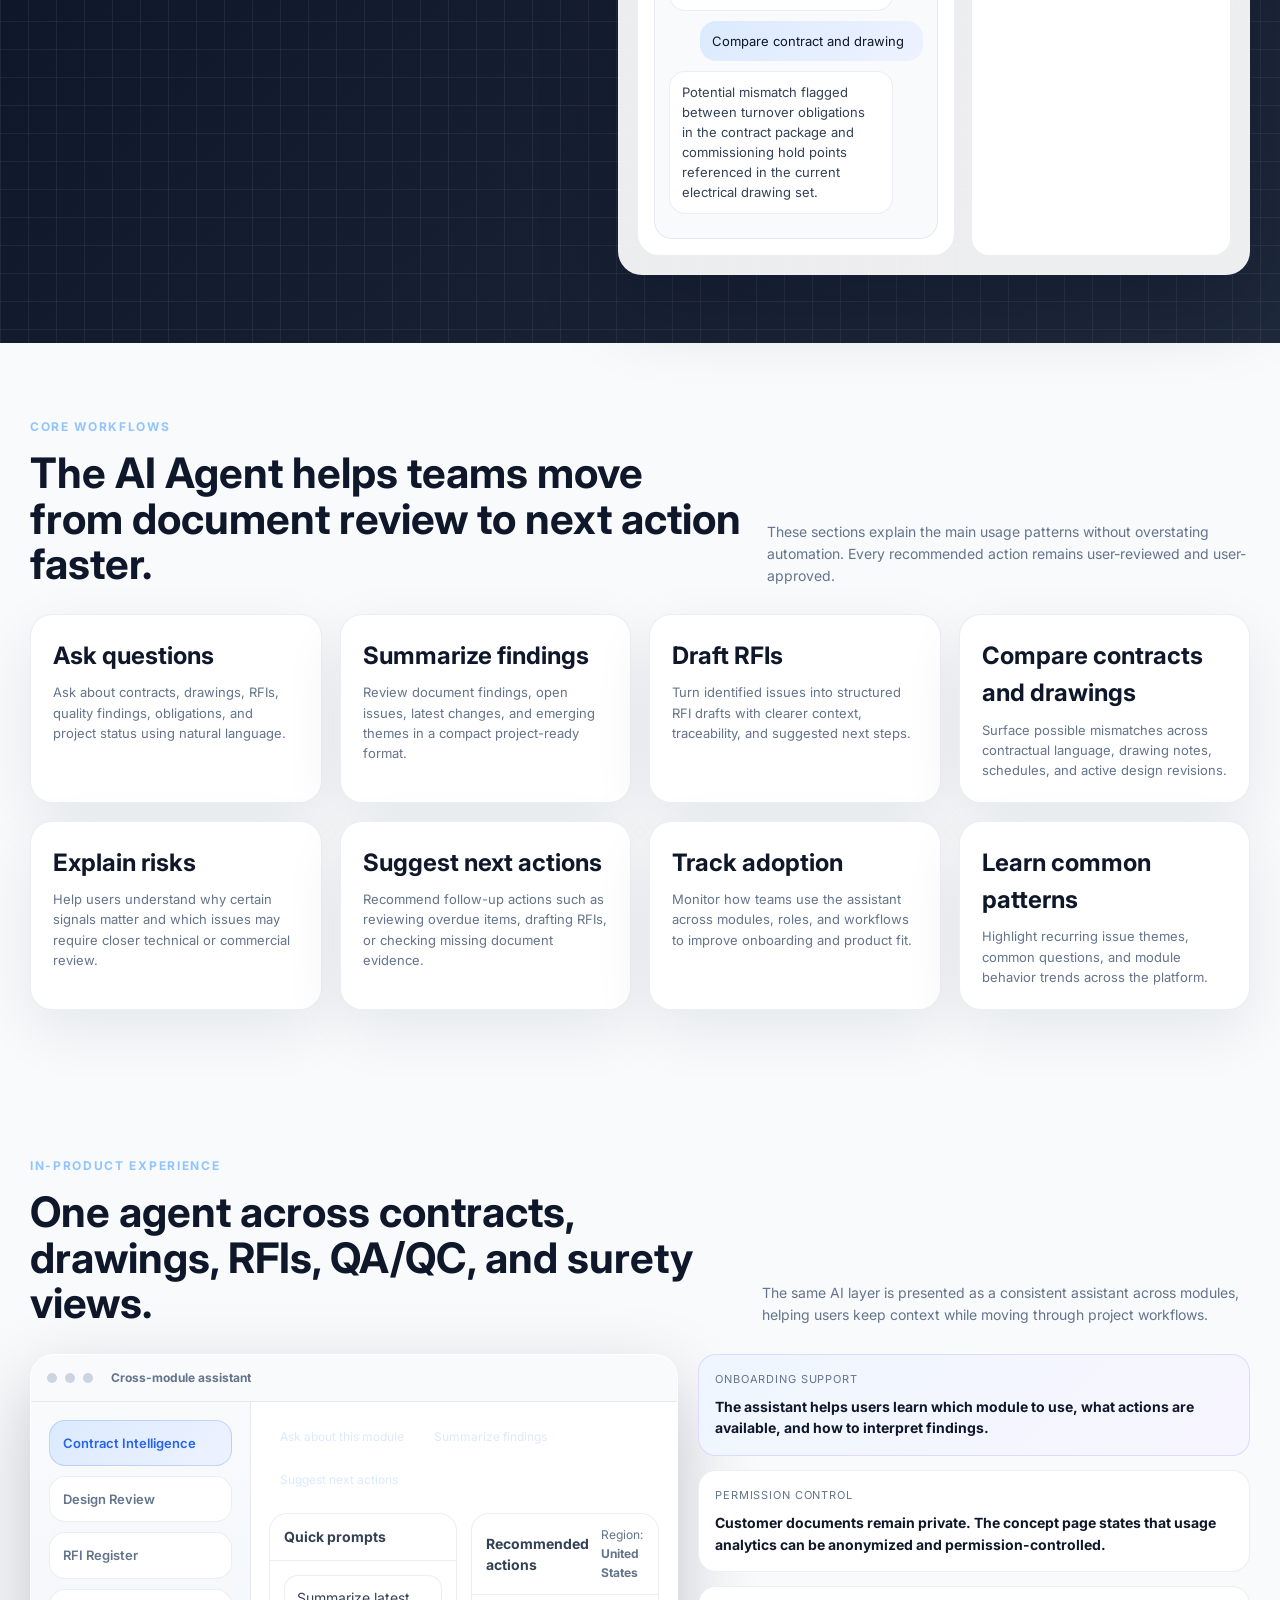
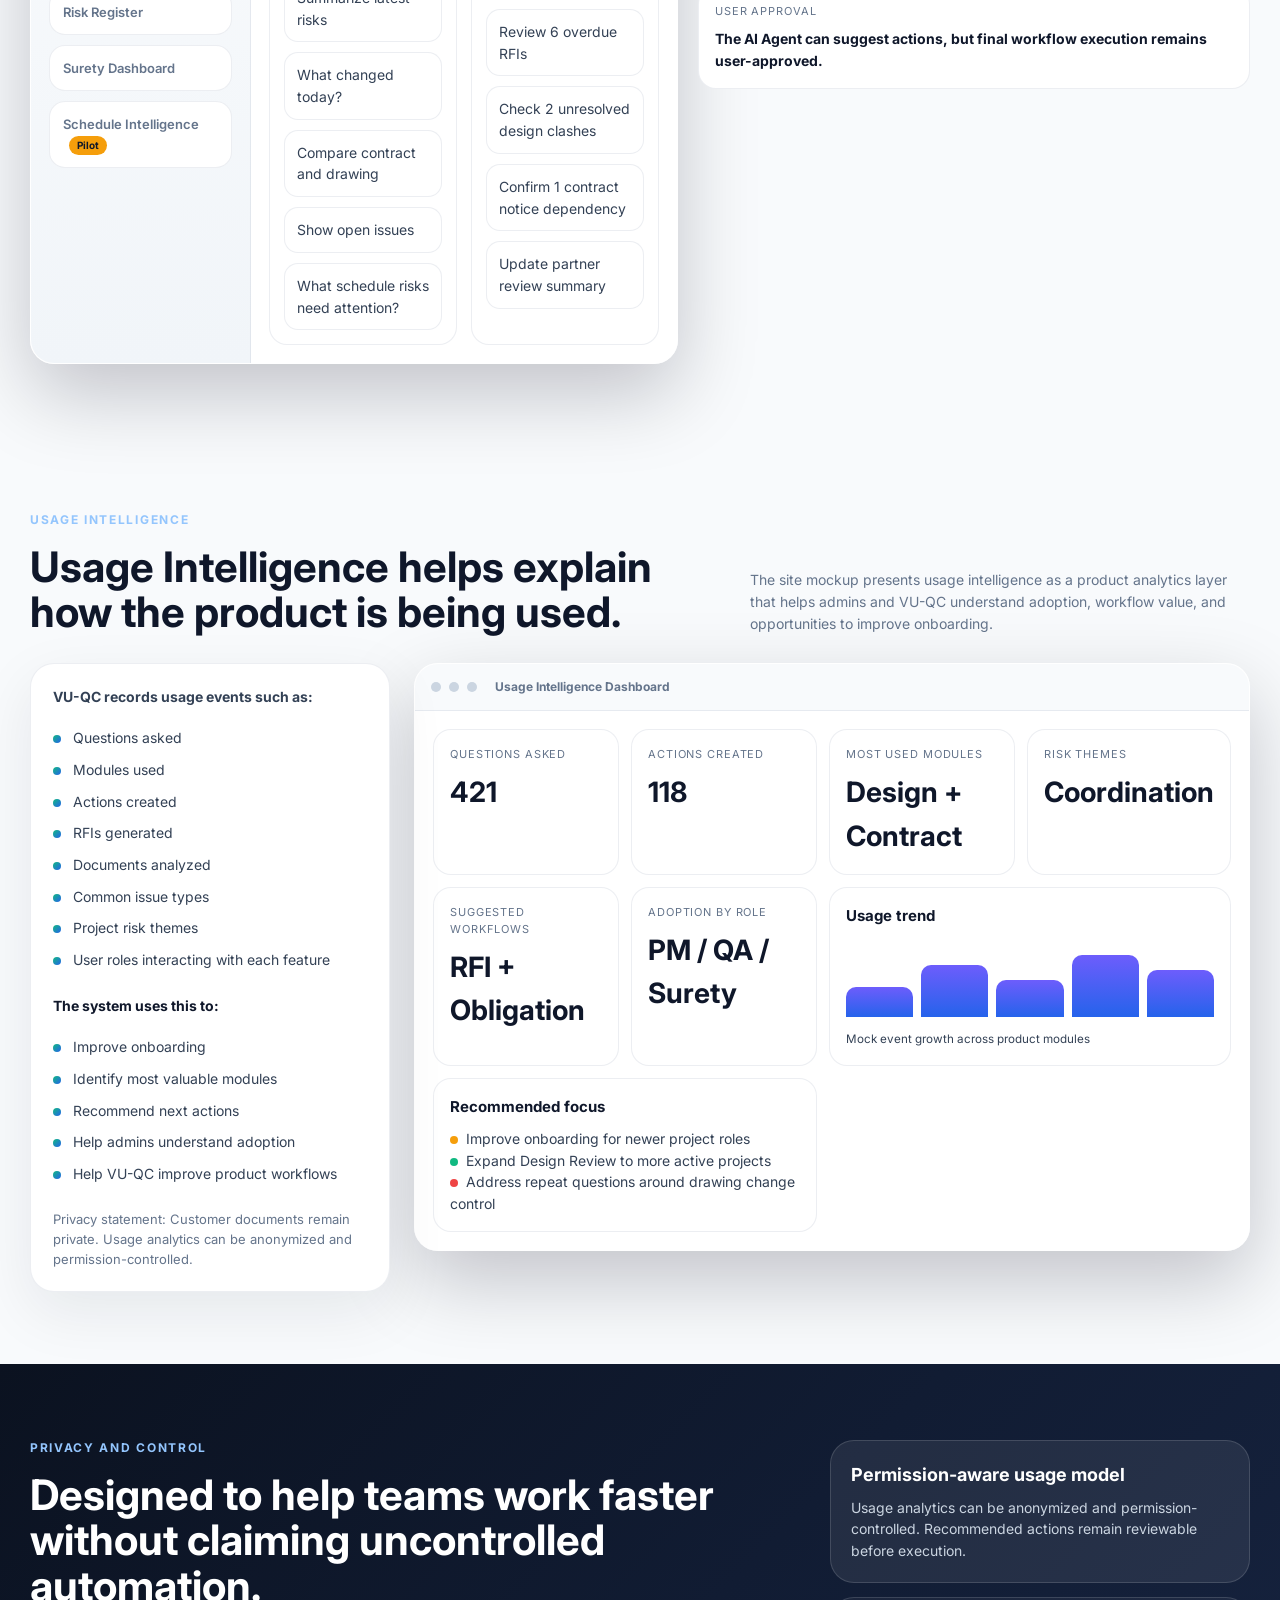
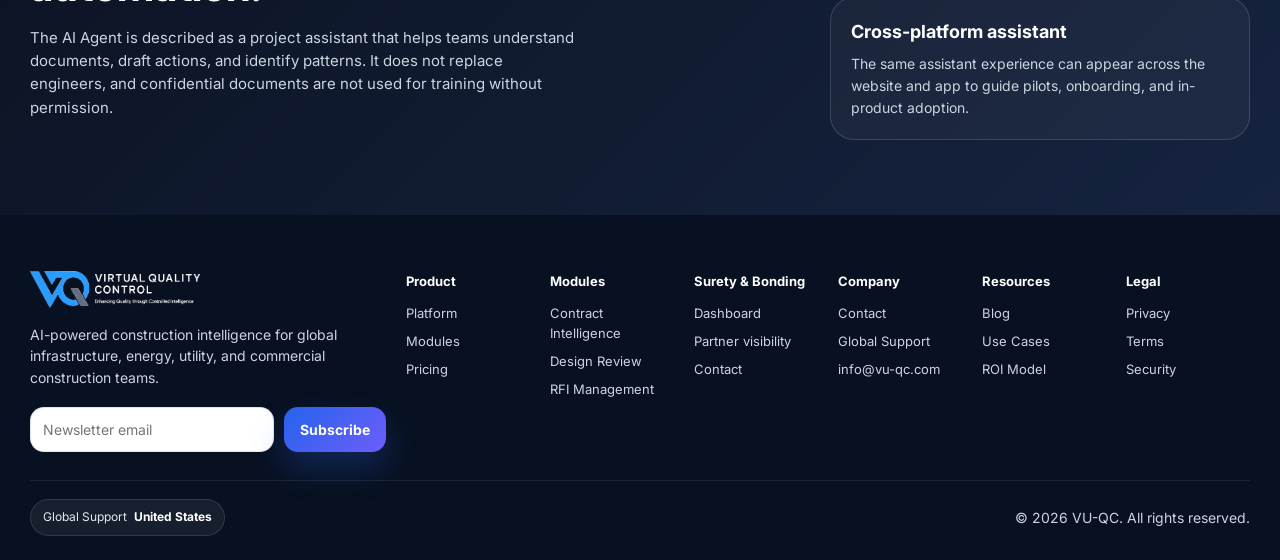
<file: ai-agent.html>
<!DOCTYPE html><html lang="en"><head><meta charset="UTF-8" /><meta name="viewport" content="width=device-width, initial-scale=1.0" /><title>VU-QC AI Agent | Construction Document Intelligence Assistant</title><meta name="description" content="The VU-QC AI Agent helps construction teams understand documents, summarize findings, draft RFIs, compare contracts and drawings, and track product usage intelligence." /><meta name="keywords" content="AI construction quality control, AI contract analysis construction, construction drawing review software, RFI management software, construction risk intelligence, EPC contract review software" /><meta property="og:title" content="VU-QC AI Agent | An AI Agent that understands construction documents" /><meta property="og:description" content="Ask project questions, summarize findings, draft RFIs, compare contracts and drawings, and review usage intelligence across the VU-QC platform." /><meta property="og:type" content="website" /><meta property="og:image" content="https://vu-qc.com/assets/vuqc-logo-light.png" /><meta name="theme-color" content="#0f172a" /><link rel="preconnect" href="https://fonts.googleapis.com" /><link rel="preconnect" href="https://fonts.gstatic.com" crossorigin /><link href="https://fonts.googleapis.com/css2?family=Inter:wght@400;500;600;700;800&display=swap" rel="stylesheet" /><link rel="preload" as="image" href="./assets/vuqc-logo-light.png" /><link rel="stylesheet" href="./styles.css?v=4" /><link rel="icon" href="./favicon.ico" sizes="any" /><link rel="icon" type="image/png" sizes="32x32" href="./favicon-32x32.png" /><link rel="icon" type="image/png" sizes="16x16" href="./favicon-16x16.png" /><link rel="apple-touch-icon" sizes="180x180" href="./apple-touch-icon.png" /><link rel="manifest" href="./site.webmanifest" /><meta name="application-name" content="VU-QC" /><meta name="apple-mobile-web-app-title" content="VU-QC" /><meta name="apple-mobile-web-app-capable" content="yes" /><meta name="apple-mobile-web-app-status-bar-style" content="black-translucent" /><meta name="format-detection" content="telephone=no" /><meta name="msapplication-TileColor" content="#0f172a" /><meta property="og:site_name" content="VU-QC" /><meta property="og:url" content="https://vu-qc.com/ai-agent.html" /><meta name="twitter:card" content="summary_large_image" /><meta name="twitter:title" content="VU-QC | Catch It Before You Build It" /><meta name="twitter:description" content="AI-powered construction intelligence for contracts, drawings, QA/QC, RFIs, risk, and surety readiness." /><meta name="twitter:image" content="https://vu-qc.com/assets/vuqc-logo-light.png" /><link rel="canonical" href="https://vu-qc.com/ai-agent.html" /><link rel="stylesheet" href="./ai-agent.css" /><script type="application/ld+json"> { "@context": "https://schema.org", "@type": "WebPage", "name": "VU-QC AI Agent", "description": "An embedded AI Agent page for construction document understanding, action support, and usage intelligence.", "publisher": {"@type": "Organization", "name": "VU-QC"} } </script></head><body><div class="site-shell"><header class="topbar topbar-v1">
  <div class="container topbar-inner topbar-inner-v1">
    <a class="brand brand-v1" href="./index.html" aria-label="VU-QC home">
      <img src="./assets/vuqc-logo-light.png" alt="VU-QC logo" />
    </a>

    <nav class="main-nav main-nav-v1" aria-label="Primary navigation">
      <a href="./platform.html">Platform</a>
      <a href="./modules.html">Modules</a>
      <a href="./surety.html">Surety &amp; Bonding</a>
      <a href="./ai-agent.html">AI Agent</a>
      <a href="./pricing.html">Pricing</a>
      <a href="./use-cases.html">Use Cases</a>
      <a href="./global-support.html">Global Support</a>
      <a href="./resources.html">Resources</a>
      <a href="./contact.html">Contact</a>
    </nav>

    <div class="header-actions-v1">
      <div class="select-group global-group" aria-label="Global support controls">
        <button class="select-btn select-btn-global" data-toggle="globalMenu" aria-expanded="false" aria-controls="globalMenu">
          <span class="globe-dot"></span>
          Global
          <span class="global-inline-values"><b id="langValue">EN</b> · <b id="currencyValue">USD</b> · <b id="measureValue">Metric</b></span>
        </button>
        <div class="select-menu select-menu-global wide" id="globalMenu">
          <div class="global-menu-section">
            <span class="global-menu-label">Language</span>
            <div class="global-option-row">
              <button data-lang="EN">EN</button><button data-lang="ES">ES</button><button data-lang="FR">FR</button><button data-lang="PT">PT</button><button data-lang="AR">AR</button>
            </div>
          </div>
          <div class="global-menu-section">
            <span class="global-menu-label">Currency</span>
            <div class="global-option-row">
              <button data-currency="USD">USD</button><button data-currency="CAD">CAD</button><button data-currency="EUR">EUR</button><button data-currency="GBP">GBP</button>
            </div>
          </div>
          <div class="global-menu-section">
            <span class="global-menu-label">Measurement</span>
            <div class="global-option-row">
              <button data-measure="Metric">Metric</button><button data-measure="Imperial">Imperial</button>
            </div>
          </div>
          <div class="global-menu-section">
            <span class="global-menu-label">Region</span>
            <div class="global-option-row global-option-row-region">
              <button data-region="United States">United States</button><button data-region="Canada">Canada</button><button data-region="Caribbean">Caribbean</button><button data-region="UK">UK</button><button data-region="EU">EU</button><button data-region="Middle East">Middle East</button><button data-region="Africa">Africa</button>
            </div>
          </div>
        </div>
      </div>

      <div class="header-cta header-cta-v1">
        <button class="btn ghost btn-header-ghost" data-open-demo="demoModal">Book Demo</button>
        <button class="btn primary btn-header-primary" data-open-demo="demoModal">Start Free Pilot</button>
      </div>

      <button class="mobile-menu-btn mobile-menu-btn-v1" data-toggle-mobile aria-expanded="false" aria-controls="mobileNav">Menu</button>
    </div>
  </div>

  
  <!-- Two-Column Mega Menu -->
  <div class="mega-menu" id="megaMenu" aria-hidden="true">
    <div class="mega-close-row"><button class="mega-close-btn" id="megaCloseBtn" aria-label="Close menu">&times;</button></div>
    <div class="container mega-menu-inner">
      <div class="mega-col">
        <span class="mega-label">Product</span>
        <a href="./platform.html" class="mega-link"><strong>Platform</strong><span>Core platform overview</span></a>
        <a href="./modules.html" class="mega-link"><strong>Modules</strong><span>Explore all modules</span></a>
        <a href="./ai-agent.html" class="mega-link"><strong>AI Agent</strong><span>Intelligent automation</span></a>
        <a href="./pricing.html" class="mega-link"><strong>Pricing</strong><span>Plans, transparent pricing</span></a>
      </div>
      <div class="mega-col">
        <span class="mega-label">Solutions</span>
        <a href="./surety.html" class="mega-link"><strong>Surety &amp; Bonding</strong><span>Bond management solutions</span></a>
        <a href="./use-cases.html" class="mega-link"><strong>Use Cases</strong><span>Real-world applications</span></a>
        <a href="./global-support.html" class="mega-link"><strong>Global Support</strong><span>24/7 worldwide support</span></a>
        <a href="./resources.html" class="mega-link"><strong>Resources</strong><span>Guides, docs &amp; insights</span></a>
      </div>
      <div class="mega-col">
        <span class="mega-label">Company</span>
        <a href="./contact.html" class="mega-link"><strong>About VU-QC</strong><span>Our mission &amp; team</span></a>
        <a href="./contact.html" class="mega-link"><strong>Contact</strong><span>Get in touch</span></a>
        <a href="./contact.html" class="mega-link"><strong>Careers</strong><span>Join our team</span></a>
      </div>
      <div class="mega-cta-card">
        <div class="mega-cta-icon">&#128269;</div>
        <strong>Ready to elevate quality control?</strong>
        <p>Book a demo or start a free pilot today.</p>
        <div class="mega-cta-actions">
          <button class="btn ghost btn-header-ghost" data-open-demo="demoModal">Book Demo</button>
          <button class="btn primary btn-header-primary" data-open-demo="demoModal">Start Free Pilot</button>
        </div>
        <a href="./security.html" style="margin-top:8px;font-size:12px;color:rgba(148,163,184,0.8)">Security<span style="margin-left:6px;color:rgba(148,163,184,0.5)">Trust &amp; compliance</span></a>
      </div>
    </div>
  </div>
  <div class="mega-overlay" id="megaOverlay"></div>

  <div class="mobile-nav mobile-nav-v1 mega-replaced" id="mobileNav">
    <a href="./platform.html">Platform</a>
    <a href="./modules.html">Modules</a>
    <a href="./surety.html">Surety &amp; Bonding</a>
    <a href="./ai-agent.html">AI Agent</a>
    <a href="./pricing.html">Pricing</a>
    <a href="./use-cases.html">Use Cases</a>
    <a href="./global-support.html">Global Support</a>
    <a href="./resources.html">Resources</a>
    <a href="./contact.html">Contact</a>
    <div class="mobile-global-inline">Global: <span id="mobileRegionValue">United States</span> · <span id="mobileLangValue">EN</span> · <span id="mobileCurrencyValue">USD</span></div>
  </div>
</header><main><section class="hero-section agent-hero"><div class="container agent-hero-grid"><div class="hero-copy agent-copy"><span class="eyebrow">Embedded AI Agent</span><h1>An AI Agent that understands construction documents.</h1><p class="lead">The VU-QC AI Agent is embedded across the platform to help users understand documents, take action, and identify patterns across contracts, drawings, RFIs, quality records, and surety signals.</p><div class="hero-actions"><button class="btn primary lg" data-open-demo="demoModal">Start Free Pilot</button><button class="btn secondary lg" data-open-demo="demoModal">Book Demo</button></div><div class="badge-row"><span class="badge">Ask project questions</span><span class="badge">Draft RFIs</span><span class="badge">Compare documents</span><span class="badge">Usage Intelligence</span></div></div><div class="agent-hero-visual"><div class="browser-frame agent-browser"><div class="browser-top"><span></span><span></span><span></span><div class="browser-title">VU-QC AI Agent</div></div><div class="agent-browser-grid"><div class="agent-chat-shell"><div class="chat-head"><strong>AI Agent chat</strong><span class="status resolved">Embedded across platform</span></div><div class="chat-box tall-chat"><div class="chat-msg ai">Ask a question about your project, latest risks, open RFIs, document changes, or next actions.</div><div class="prompt-grid"><button class="prompt">Summarize latest risks</button><button class="prompt">What changed today?</button><button class="prompt">Draft an RFI</button><button class="prompt">Compare contract and drawing</button><button class="prompt">What needs my attention?</button><button class="prompt">Show open issues</button><button class="prompt">What schedule risks need attention?</button><button class="prompt">Which RFIs may delay the project?</button><button class="prompt">What contract milestones are due soon?</button><button class="prompt">Are any notices or deadlines at risk?</button><button class="prompt">Which drawing revisions may affect schedule?</button><button class="prompt">Which equipment has long-lead schedule risk?</button><button class="prompt">What inspections are needed before the next milestone?</button><button class="prompt">Are we exposed to liquidated damages?</button><button class="prompt">What schedule items should be visible to the surety?</button></div><div class="chat-msg user">What schedule risks need attention?</div><div class="chat-msg ai">The AI Agent identifies 4 upcoming milestones, 2 overdue RFIs that may impact schedule, 1 drawing revision that may affect field sequencing, and 3 long-lead equipment items requiring review.</div><div class="chat-msg user">Compare contract and drawing</div><div class="chat-msg ai">Potential mismatch flagged between turnover obligations in the contract package and commissioning hold points referenced in the current electrical drawing set.</div></div></div><div class="agent-hero-side"><div class="dash-stat"><label>Questions asked</label><strong>421</strong></div><div class="dash-stat"><label>Actions created</label><strong>118</strong></div><div class="dash-stat"><label>Most used modules</label><strong>Design + Contract</strong></div><div class="dash-stat"><label>Risk themes</label><strong>Coordination</strong></div></div></div></div></div></div></section><section class="section light capability-section"><div class="container section-head split-head align-start"><div><span class="eyebrow">Core workflows</span><h2>The AI Agent helps teams move from document review to next action faster.</h2></div><p>These sections explain the main usage patterns without overstating automation. Every recommended action remains user-reviewed and user-approved.</p></div><div class="container capability-grid"><article class="feature-card"><h3>Ask questions</h3><p>Ask about contracts, drawings, RFIs, quality findings, obligations, and project status using natural language.</p></article><article class="feature-card"><h3>Summarize findings</h3><p>Review document findings, open issues, latest changes, and emerging themes in a compact project-ready format.</p></article><article class="feature-card"><h3>Draft RFIs</h3><p>Turn identified issues into structured RFI drafts with clearer context, traceability, and suggested next steps.</p></article><article class="feature-card"><h3>Compare contracts and drawings</h3><p>Surface possible mismatches across contractual language, drawing notes, schedules, and active design revisions.</p></article><article class="feature-card"><h3>Explain risks</h3><p>Help users understand why certain signals matter and which issues may require closer technical or commercial review.</p></article><article class="feature-card"><h3>Suggest next actions</h3><p>Recommend follow-up actions such as reviewing overdue items, drafting RFIs, or checking missing document evidence.</p></article><article class="feature-card"><h3>Track adoption</h3><p>Monitor how teams use the assistant across modules, roles, and workflows to improve onboarding and product fit.</p></article><article class="feature-card"><h3>Learn common patterns</h3><p>Highlight recurring issue themes, common questions, and module behavior trends across the platform.</p></article></div></section><section class="section agent-workflow-section"><div class="container section-head split-head align-start"><div><span class="eyebrow">In-product experience</span><h2>One agent across contracts, drawings, RFIs, QA/QC, and surety views.</h2></div><p>The same AI layer is presented as a consistent assistant across modules, helping users keep context while moving through project workflows.</p></div><div class="container workflow-grid-agent"><div class="browser-frame module-browser-like"><div class="browser-top"><span></span><span></span><span></span><div class="browser-title">Cross-module assistant</div></div><div class="cross-module-layout"><aside class="cross-module-sidebar"><div class="sidebar-chip active">Contract Intelligence</div><div class="sidebar-chip">Design Review</div><div class="sidebar-chip">RFI Register</div><div class="sidebar-chip">Risk Register</div><div class="sidebar-chip">Surety Dashboard</div><div class="sidebar-chip">Schedule Intelligence <span class="badge-soon">Pilot</span></div></aside><div class="cross-module-main"><div class="cross-toolbar"><span class="chip">Ask about this module</span><span class="chip">Summarize findings</span><span class="chip">Suggest next actions</span></div><div class="cross-module-panels"><div class="table-card"><div class="table-head"><strong>Quick prompts</strong></div><div class="quick-prompt-list"><div>Summarize latest risks</div><div>What changed today?</div><div>Compare contract and drawing</div><div>Show open issues</div><div>What schedule risks need attention?</div></div></div><div class="table-card"><div class="table-head"><strong>Recommended actions</strong><span class="small-label">Region: <b id="agentRegionLabel">United States</b></span></div><div class="quick-prompt-list"><div>Review 6 overdue RFIs</div><div>Check 2 unresolved design clashes</div><div>Confirm 1 contract notice dependency</div><div>Update partner review summary</div></div></div></div></div></div></div><div class="agent-notes-stack"><div class="insight-card accent-card"><label>Onboarding support</label><strong>The assistant helps users learn which module to use, what actions are available, and how to interpret findings.</strong></div><div class="insight-card"><label>Permission control</label><strong>Customer documents remain private. The concept page states that usage analytics can be anonymized and permission-controlled.</strong></div><div class="insight-card"><label>User approval</label><strong>The AI Agent can suggest actions, but final workflow execution remains user-approved.</strong></div></div></div></section><section class="section light usage-section"><div class="container section-head split-head align-start"><div><span class="eyebrow">Usage Intelligence</span><h2>Usage Intelligence helps explain how the product is being used.</h2></div><p>The site mockup presents usage intelligence as a product analytics layer that helps admins and VU-QC understand adoption, workflow value, and opportunities to improve onboarding.</p></div><div class="container usage-layout"><div class="usage-copy-card"><strong>VU-QC records usage events such as:</strong><ul class="benefit-list small dark-text"><li>Questions asked</li><li>Modules used</li><li>Actions created</li><li>RFIs generated</li><li>Documents analyzed</li><li>Common issue types</li><li>Project risk themes</li><li>User roles interacting with each feature</li></ul><strong class="subhead-inline">The system uses this to:</strong><ul class="benefit-list small dark-text"><li>Improve onboarding</li><li>Identify most valuable modules</li><li>Recommend next actions</li><li>Help admins understand adoption</li><li>Help VU-QC improve product workflows</li></ul><p class="privacy-note">Privacy statement: Customer documents remain private. Usage analytics can be anonymized and permission-controlled.</p></div><div class="browser-frame usage-browser"><div class="browser-top"><span></span><span></span><span></span><div class="browser-title">Usage Intelligence Dashboard</div></div><div class="usage-dashboard-grid"><div class="dash-stat"><label>Questions asked</label><strong>421</strong></div><div class="dash-stat"><label>Actions created</label><strong>118</strong></div><div class="dash-stat"><label>Most used modules</label><strong>Design + Contract</strong></div><div class="dash-stat"><label>Risk themes</label><strong>Coordination</strong></div><div class="dash-stat"><label>Suggested workflows</label><strong>RFI + Obligation</strong></div><div class="dash-stat"><label>Adoption by role</label><strong>PM / QA / Surety</strong></div><div class="trend-card wide-card"><h4>Usage trend</h4><div class="bars"><span></span><span></span><span></span><span></span><span></span></div><small>Mock event growth across product modules</small></div><div class="alert-card wide-card"><h4>Recommended focus</h4><p><span class="dot amber"></span>Improve onboarding for newer project roles</p><p><span class="dot green"></span>Expand Design Review to more active projects</p><p><span class="dot red"></span>Address repeat questions around drawing change control</p></div></div></div></div></section><section class="section dark privacy-section"><div class="container privacy-grid"><div><span class="eyebrow">Privacy and control</span><h2>Designed to help teams work faster without claiming uncontrolled automation.</h2><p class="lead compact-lead">The AI Agent is described as a project assistant that helps teams understand documents, draft actions, and identify patterns. It does not replace engineers, and confidential documents are not used for training without permission.</p></div><div class="privacy-card-stack"><div class="partner-card"><strong>Permission-aware usage model</strong><p>Usage analytics can be anonymized and permission-controlled. Recommended actions remain reviewable before execution.</p></div><div class="partner-card secondary-card"><strong>Cross-platform assistant</strong><p>The same assistant experience can appear across the website and app to guide pilots, onboarding, and in-product adoption.</p></div></div></div></section></main><footer class="footer" id="contact"><div class="container footer-grid"><div><img class="footer-logo" src="./assets/vuqc-logo-light.png" alt="VU-QC logo" /><p>AI-powered construction intelligence for global infrastructure, energy, utility, and commercial construction teams.</p><form class="newsletter"><input type="email" placeholder="Newsletter email" aria-label="Newsletter email" /><button type="button" class="btn primary">Subscribe</button></form></div><div><h4>Product</h4><a href="./platform.html">Platform</a><a href="./modules.html">Modules</a><a href="./pricing.html">Pricing</a></div><div><h4>Modules</h4><a href="./modules.html#contractModule">Contract Intelligence</a><a href="./modules.html#designModule">Design Review</a><a href="./modules.html#rfiModule">RFI Management</a></div><div><h4>Surety &amp; Bonding</h4><a href="./surety.html">Dashboard</a><a href="./surety.html">Partner visibility</a><a href="./contact.html">Contact</a></div><div><h4>Company</h4><a href="./contact.html">Contact</a><a href="./global-support.html">Global Support</a><a href="mailto:info@vu-qc.com">info@vu-qc.com</a></div><div><h4>Resources</h4><a href="./resources.html">Blog</a><a href="./use-cases.html">Use Cases</a><a href="./pricing.html">ROI Model</a></div><div><h4>Legal</h4><a href="./privacy.html">Privacy</a><a href="./terms.html">Terms</a><a href="./security.html">Security</a></div></div><div class="container footer-bottom"><div class="select-group footer-select"><button class="select-btn" data-toggle="footerRegion">Global Support <span id="footerRegionValue">United States</span></button><div class="select-menu wide" id="footerRegion"><button data-footer-region="United States">United States</button><button data-footer-region="Canada">Canada</button><button data-footer-region="Caribbean">Caribbean</button><button data-footer-region="UK">UK</button><button data-footer-region="EU">EU</button><button data-footer-region="Middle East">Middle East</button><button data-footer-region="Africa">Africa</button></div></div><p>© 2026 VU-QC. All rights reserved.</p></div></footer></div><div class="modal" id="demoModal" aria-hidden="true"><div class="modal-card"><div class="modal-head"><h3>Start Free Pilot / Book Demo</h3><button class="close-btn" data-close-modal>&times;</button></div><form class="demo-form"><div class="form-grid"><label>Name<input type="text" placeholder="Your name" /></label><label>Email<input type="email" placeholder="name@company.com" /></label><label>Company<input type="text" placeholder="Company" /></label><label>Role<input type="text" placeholder="Project executive, QA/QC, engineer, PM" /></label><label>Country / Region<input type="text" placeholder="United States" /></label><label>Project Type<select><option>Solar</option><option>Wind</option><option>Battery Storage</option><option>Substation</option><option>Water / Wastewater</option><option>Commercial</option><option>Industrial</option><option>Infrastructure</option><option>Other</option></select></label><label>Interested workflow<select><option>AI Agent + Contract Intelligence</option><option>AI Agent + Design Review</option><option>AI Agent + Surety Visibility</option><option>Full Platform</option></select></label><label>Active projects<input type="number" value="5" /></label><label class="full">Message<textarea rows="4" placeholder="Tell us how you want the AI Agent to support your workflow."></textarea></label></div><div class="form-actions"><button type="button" class="btn ghost" data-close-modal>Close</button><button type="button" class="btn primary">Request Demo</button></div><small>Prefer email? <a href="mailto:info@vu-qc.com">info@vu-qc.com</a></small></form></div></div><div class="assistant-widget" id="assistantWidget"><button class="assistant-trigger" id="assistantTrigger">Ask VU-QC</button><div class="assistant-drawer" id="assistantDrawer" aria-hidden="true"><div class="assistant-head"><strong>VU-QC AI Assistant</strong><button class="close-btn small" id="assistantClose">&times;</button></div><div class="assistant-body"><div class="chat-msg ai">Suggested questions</div><div class="prompt-grid single"><button class="assistant-prompt">Which module should I start with?</button><button class="assistant-prompt">How does the AI Agent help?</button><button class="assistant-prompt">Can it draft RFIs?</button><button class="assistant-prompt">How does usage intelligence work?</button><button class="assistant-prompt">Can VU-QC support global projects?</button></div><div class="chat-log" id="assistantLog"></div></div><div class="usage-tracker">Usage event recorded</div></div></div><script>
const canned = { 'Which module should I start with?': 'Most teams begin with Contract Intelligence and Design Review, then use the AI Agent to summarize findings and recommend next actions.', 'How does the AI Agent help?': 'It helps users ask project questions, summarize findings, compare documents, draft RFIs, and review patterns across platform modules.', 'Can it draft RFIs?': 'Yes — the concept page shows the assistant helping draft RFIs from identified findings while keeping users in approval control.', 'How does usage intelligence work?': 'The mockup presents usage intelligence as tracked events such as questions asked, modules used, actions created, and common issue themes, with anonymized and permission-controlled analytics.', 'Can VU-QC support global projects?': 'Yes — the page includes visible language, currency, measurement, and region selectors to reinforce global-ready workflows.', 'What schedule risks need attention?': 'The AI Agent identifies 4 upcoming milestones, 2 overdue RFIs that may impact schedule, 1 drawing revision that may affect field sequencing, and 3 long-lead equipment items requiring review.', 'Which RFIs may delay the project?': 'Two RFIs are overdue beyond 14 days and reference hold points that may affect upcoming milestones. Review recommended.', 'What contract milestones are due soon?': 'Four contract milestones are due within the next 30 days, including substantial completion and commissioning start.', 'Are any notices or deadlines at risk?': 'One notice deadline for delay claim is approaching. Review contract Section 8 for required submission format.', 'Which drawing revisions may affect schedule?': 'Revision C of the electrical one-line diagram changes the breaker sequence, which may affect the commissioning schedule.', 'Which equipment has long-lead schedule risk?': 'Three long-lead items — main power transformer, switchgear, and SCADA panels — have delivery dates within 2 weeks of installation milestones.', 'What inspections are needed before the next milestone?': 'Five inspections are required before the next milestone including structural steel torque, cable pull, and grounding verification.', 'Are we exposed to liquidated damages?': 'Based on current schedule projections, 2 milestones are within the LD exposure window. Review recommended.', 'What schedule items should be visible to the surety?': 'Milestone status, overdue RFIs, long-lead equipment risk, and LD exposure should be surfaced in the surety dashboard for partner review.' };

/* ====== SHARED SITE JS ====== */
const currentPage = window.location.pathname.split('/').pop() || 'index.html';
const mobileNav = document.getElementById('mobileNav');
const mobileMenuBtn = document.querySelector('[data-toggle-mobile]');

document.querySelectorAll('.main-nav a, .mobile-nav a').forEach(link => {
  const href = (link.getAttribute('href') || '').replace('./', '');
  const target = href.split('#')[0] || 'index.html';
  if (target === currentPage) {
    link.classList.add('active');
    link.setAttribute('aria-current', 'page');
  } else {
    link.removeAttribute('aria-current');
  }
});

document.querySelectorAll('.mobile-nav a').forEach(link => link.addEventListener('click', () => {
  mobileNav?.classList.remove('open');
  mobileMenuBtn?.setAttribute('aria-expanded', 'false');
}));

document.querySelector('[data-toggle-mobile]')?.addEventListener('click', toggleMegaMenu);

/* Mega Menu Toggle */
const megaMenu = document.getElementById('megaMenu');
const megaOverlay = document.getElementById('megaOverlay');
const megaCloseBtn = document.getElementById('megaCloseBtn');

function openMegaMenu() {
  megaMenu?.classList.add('open');
  megaOverlay?.classList.add('open');
  megaMenu?.setAttribute('aria-hidden', 'false');
  mobileMenuBtn?.setAttribute('aria-expanded', 'true');
  mobileMenuBtn.textContent = 'Close';
}
function closeMegaMenu() {
  megaMenu?.classList.remove('open');
  megaOverlay?.classList.remove('open');
  megaMenu?.setAttribute('aria-hidden', 'true');
  mobileMenuBtn?.setAttribute('aria-expanded', 'false');
  mobileMenuBtn.textContent = 'Menu';
}
function toggleMegaMenu() {
  if (megaMenu?.classList.contains('open')) { closeMegaMenu(); } else { openMegaMenu(); }
}

megaCloseBtn?.addEventListener('click', closeMegaMenu);
megaOverlay?.addEventListener('click', closeMegaMenu);
document.addEventListener('keydown', e => { if (e.key === 'Escape') closeMegaMenu(); });

/* Highlight active page in mega menu */
document.querySelectorAll('.mega-link').forEach(link => {
  const href = (link.getAttribute('href') || '').replace('./', '');
  const target = href.split('#')[0] || 'index.html';
  if (target === currentPage) {
    link.classList.add('active');
    link.setAttribute('aria-current', 'page');
  }
});


/* Dropdown menu toggle */
const toggleMenu = (id) => document.getElementById(id)?.classList.toggle('open');
document.querySelectorAll('[data-toggle]').forEach(btn => btn.addEventListener('click', e => {
  e.stopPropagation();
  toggleMenu(btn.dataset.toggle);
}));
document.addEventListener('click', () => document.querySelectorAll('.select-menu').forEach(m => m.classList.remove('open')));

/* Global Selector Handlers */
document.querySelectorAll('[data-lang]').forEach(b => b.onclick = () => {
  const v = b.dataset.lang;
  const el = document.getElementById('langValue');
  if (el) el.textContent = v;
  const mobileLang = document.getElementById('mobileLangValue');
  if (mobileLang) mobileLang.textContent = v;
});

document.querySelectorAll('[data-currency]').forEach(b => b.onclick = () => {
  const v = b.dataset.currency;
  const el = document.getElementById('currencyValue');
  if (el) el.textContent = v;
  const mobileCurrency = document.getElementById('mobileCurrencyValue');
  if (mobileCurrency) mobileCurrency.textContent = v;
  const currencyHero = document.getElementById('currencyHero');
  if (currencyHero) currencyHero.textContent = `${v} 148M`;
  const currencyBadge = document.getElementById('currencyBadge');
  if (currencyBadge) currencyBadge.textContent = v;
  const exposureValue = document.getElementById('exposureValue');
  if (exposureValue) exposureValue.textContent = `${v} 148M`;
  
  if (typeof updatePricing === 'function') {
    currentCurrency = v;
    updatePricing();
  }
});

document.querySelectorAll('[data-measure]').forEach(b => b.onclick = () => {
  const v = b.dataset.measure;
  const el = document.getElementById('measureValue');
  if (el) el.textContent = v;
  
  if (typeof updatePricing === 'function') {
    updatePricing();
  }
});

document.querySelectorAll('[data-region]').forEach(b => b.onclick = () => {
  const v = b.dataset.region;
  const el = document.getElementById('regionValue');
  if (el) el.textContent = v;
  const regionLabel = document.getElementById('regionLabel');
  if (regionLabel) regionLabel.textContent = v;
  const heroRegionLabel = document.getElementById('heroRegionLabel');
  if (heroRegionLabel) heroRegionLabel.textContent = v;
  const footerRegion = document.getElementById('footerRegionValue');
  if (footerRegion) footerRegion.textContent = v;
  const mobileRegion = document.getElementById('mobileRegionValue');
  if (mobileRegion) mobileRegion.textContent = v;
  
  if (typeof updatePricing === 'function') {
    updatePricing();
  }
});

document.querySelectorAll('[data-footer-region]').forEach(b => b.onclick = () => {
  const v = b.dataset.footerRegion;
  const footerRegion = document.getElementById('footerRegionValue');
  if (footerRegion) footerRegion.textContent = v;
  const regionValue = document.getElementById('regionValue');
  if (regionValue) regionValue.textContent = v;
  const mobileRegion = document.getElementById('mobileRegionValue');
  if (mobileRegion) mobileRegion.textContent = v;
  
  if (typeof updatePricing === 'function') {
    updatePricing();
  }
});

/* Modals */
const openModal = (id) => { closeMegaMenu(); document.getElementById(id)?.classList.add('open'); };
const closeModals = () => document.querySelectorAll('.modal').forEach(m => m.classList.remove('open'));
document.querySelectorAll('[data-open-demo]').forEach(b => b.onclick = () => openModal(b.dataset.openDemo));
document.querySelector('[data-open-preview]')?.addEventListener('click', () => openModal('previewModal'));
document.querySelectorAll('[data-close-modal]').forEach(b => b.onclick = closeModals);
document.querySelectorAll('.modal').forEach(m => m.addEventListener('click', e => {
  if (e.target === m) closeModals();
}));

/* Assistant Drawer */
const drawer = document.getElementById('assistantDrawer');
const log = document.getElementById('assistantLog');
const assistantTrigger = document.getElementById('assistantTrigger');
if (assistantTrigger) {
  assistantTrigger.onclick = () => drawer?.classList.toggle('open');
}
const assistantClose = document.getElementById('assistantClose');
if (assistantClose) {
  assistantClose.onclick = () => drawer?.classList.remove('open');
}
document.querySelectorAll('.assistant-prompt').forEach(btn => btn.onclick = () => {
  const q = btn.textContent.trim();
  if (typeof canned !== 'undefined' && canned[q]) {
    log?.insertAdjacentHTML('beforeend', `<div class="chat-msg user">${q}</div><div class="chat-msg ai">${canned[q]}</div>`);
  } else {
    log?.insertAdjacentHTML('beforeend', `<div class="chat-msg user">${q}</div><div class="chat-msg ai">Please contact us for more details.</div>`);
  }
  if (log) log.scrollTop = log.scrollHeight;
});
</script></body></html>
</file>
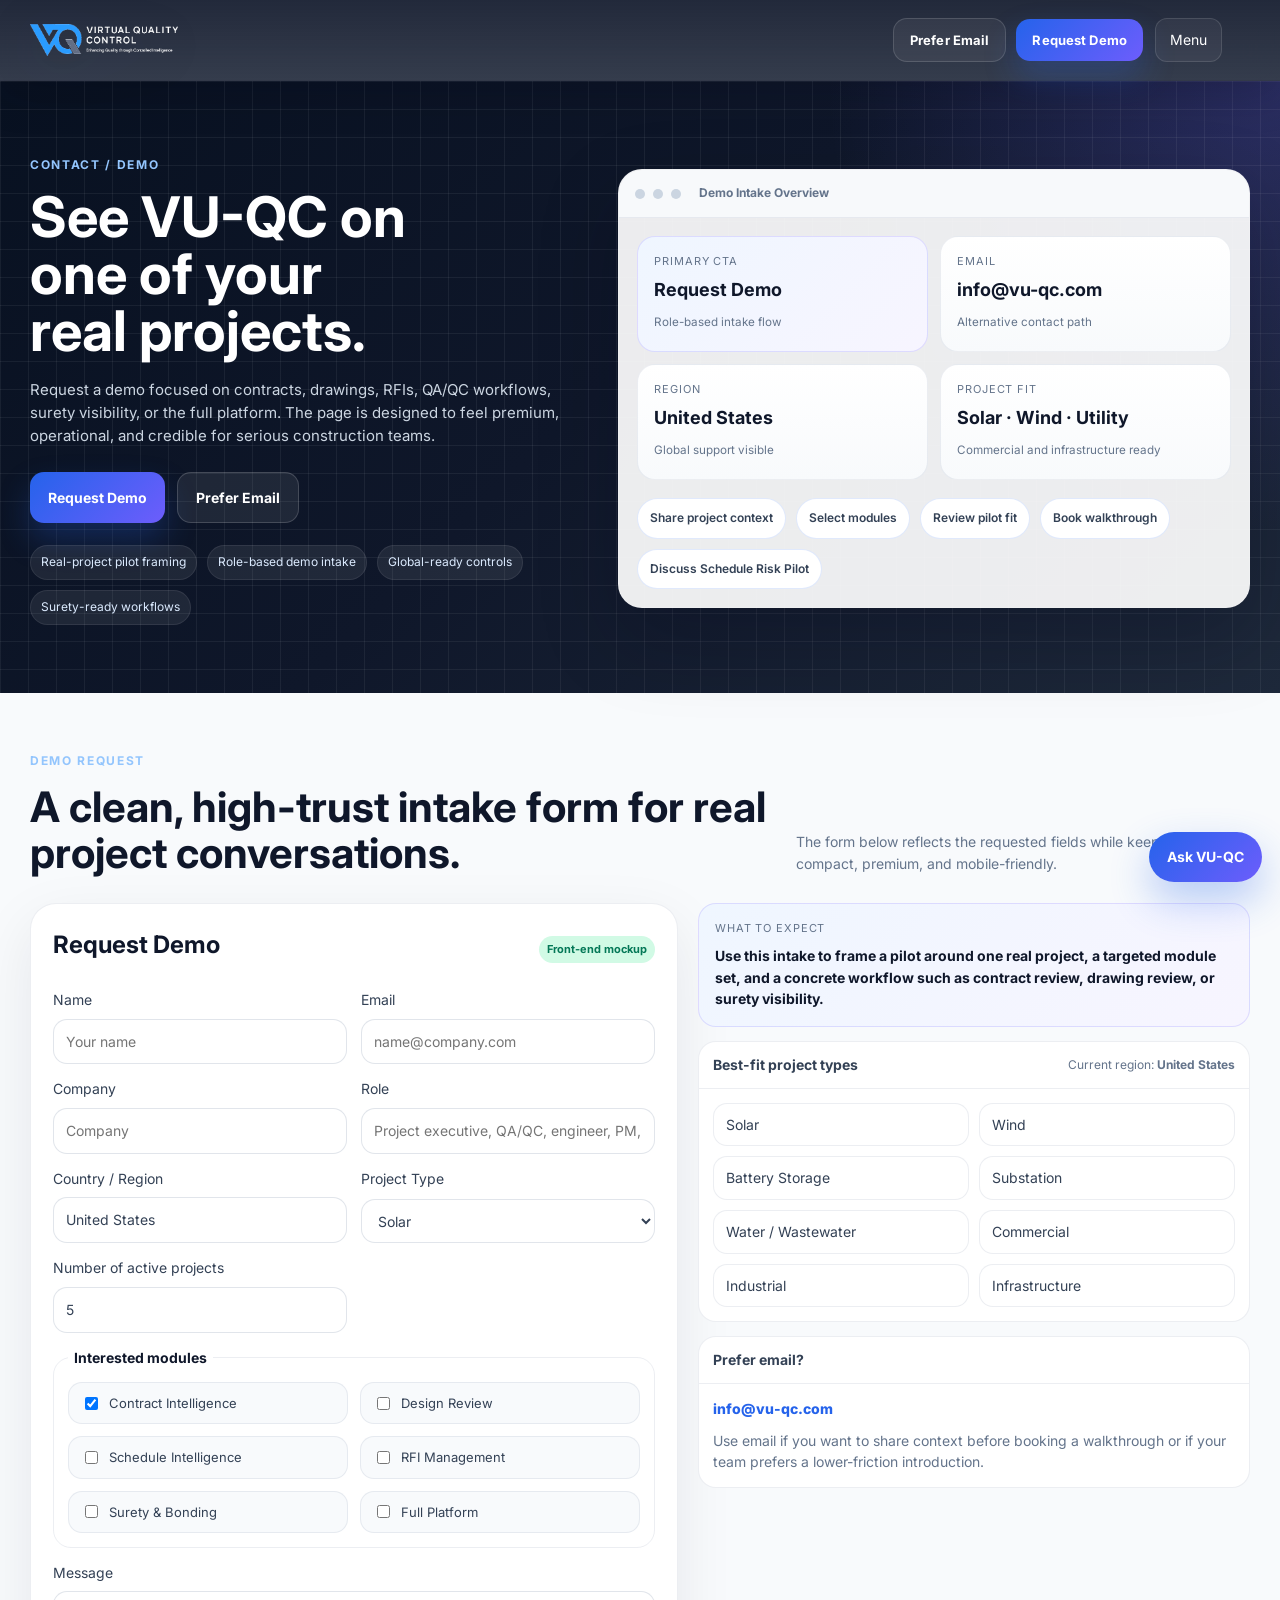
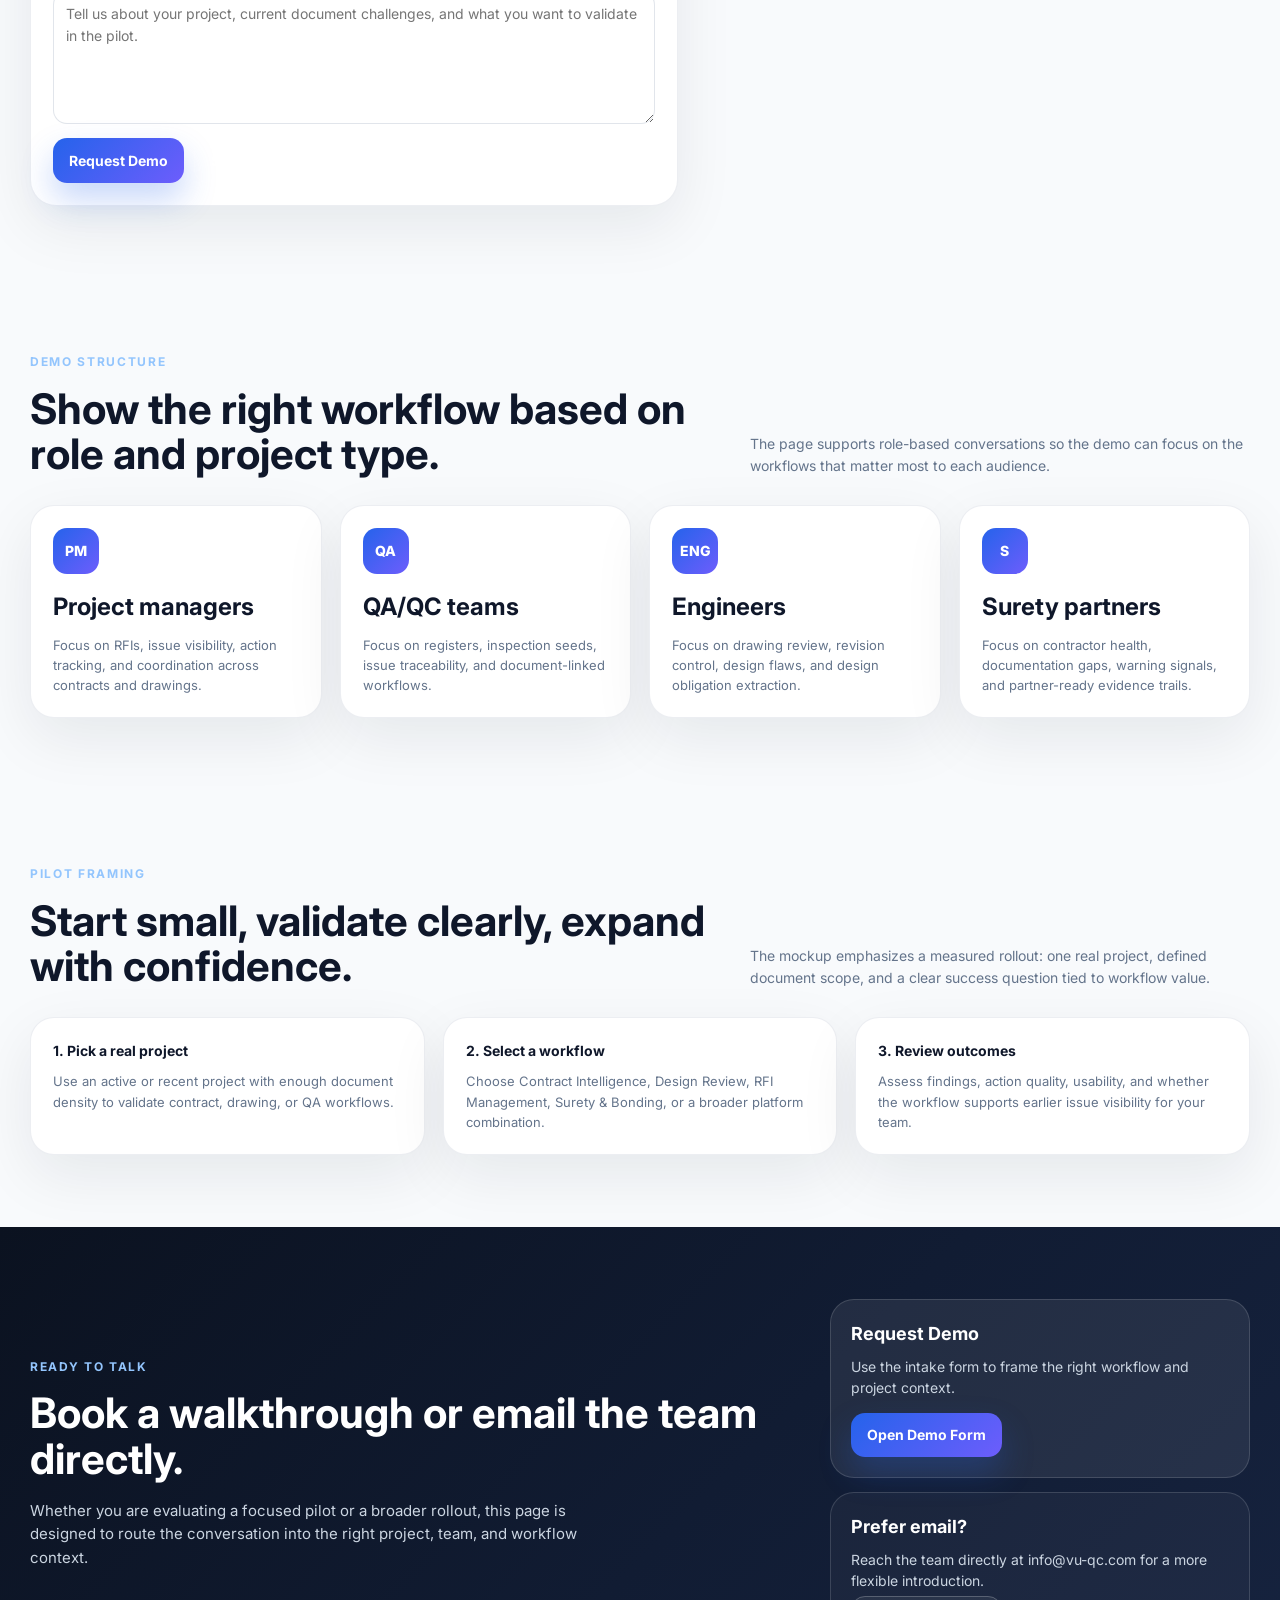
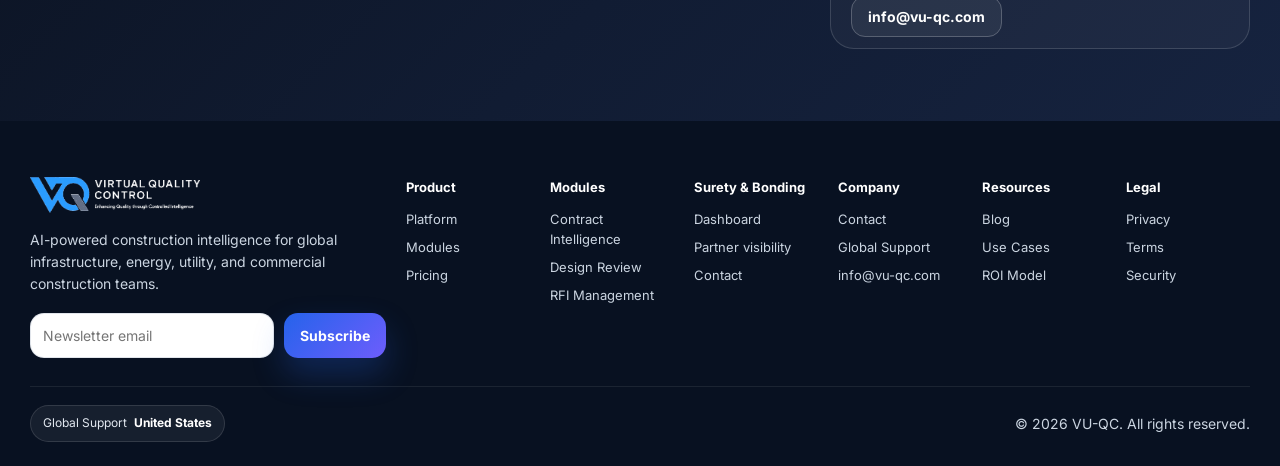
<file: contact.html>
<!DOCTYPE html><html lang="en"><head><meta charset="UTF-8" /><meta name="viewport" content="width=device-width, initial-scale=1.0" /><title>VU-QC Contact & Demo | See VU-QC on One of Your Real Projects</title><meta name="description" content="Request a VU-QC demo or pilot for contract intelligence, design review, RFI management, surety visibility, and full-platform construction intelligence workflows." /><meta name="keywords" content="AI construction quality control demo, pre-construction QA software demo, AI contract analysis construction, construction drawing review software, RFI management software, surety bond construction risk software" /><meta property="og:title" content="VU-QC Contact & Demo | See VU-QC on one of your real projects" /><meta property="og:description" content="Request a demo for contract intelligence, design review, RFI management, surety visibility, and full-platform workflows." /><meta property="og:type" content="website" /><meta property="og:image" content="https://vu-qc.com/assets/vuqc-logo-light.png" /><meta name="theme-color" content="#0f172a" /><link rel="preconnect" href="https://fonts.googleapis.com" /><link rel="preconnect" href="https://fonts.gstatic.com" crossorigin /><link href="https://fonts.googleapis.com/css2?family=Inter:wght@400;500;600;700;800&display=swap" rel="stylesheet" /><link rel="preload" as="image" href="./assets/vuqc-logo-light.png" /><link rel="stylesheet" href="./styles.css?v=4" /><link rel="icon" href="./favicon.ico" sizes="any" /><link rel="icon" type="image/png" sizes="32x32" href="./favicon-32x32.png" /><link rel="icon" type="image/png" sizes="16x16" href="./favicon-16x16.png" /><link rel="apple-touch-icon" sizes="180x180" href="./apple-touch-icon.png" /><link rel="manifest" href="./site.webmanifest" /><meta name="application-name" content="VU-QC" /><meta name="apple-mobile-web-app-title" content="VU-QC" /><meta name="apple-mobile-web-app-capable" content="yes" /><meta name="apple-mobile-web-app-status-bar-style" content="black-translucent" /><meta name="format-detection" content="telephone=no" /><meta name="msapplication-TileColor" content="#0f172a" /><meta property="og:site_name" content="VU-QC" /><meta property="og:url" content="https://vu-qc.com/contact.html" /><meta name="twitter:card" content="summary_large_image" /><meta name="twitter:title" content="VU-QC | Catch It Before You Build It" /><meta name="twitter:description" content="AI-powered construction intelligence for contracts, drawings, QA/QC, RFIs, risk, and surety readiness." /><meta name="twitter:image" content="https://vu-qc.com/assets/vuqc-logo-light.png" /><link rel="canonical" href="https://vu-qc.com/contact.html" /><link rel="stylesheet" href="./contact.css" /><script type="application/ld+json"> { "@context": "https://schema.org", "@type": "ContactPage", "name": "VU-QC Contact & Demo", "description": "Contact and demo page for VU-QC construction intelligence workflows.", "publisher": {"@type": "Organization", "name": "VU-QC"} } </script></head><body><div class="site-shell"><header class="topbar topbar-v1">
  <div class="container topbar-inner topbar-inner-v1">
    <a class="brand brand-v1" href="./index.html" aria-label="VU-QC home">
      <img src="./assets/vuqc-logo-light.png" alt="VU-QC logo" />
    </a>

    <nav class="main-nav main-nav-v1" aria-label="Primary navigation">
      <a href="./platform.html">Platform</a>
      <a href="./modules.html">Modules</a>
      <a href="./surety.html">Surety &amp; Bonding</a>
      <a href="./ai-agent.html">AI Agent</a>
      <a href="./pricing.html">Pricing</a>
      <a href="./use-cases.html">Use Cases</a>
      <a href="./global-support.html">Global Support</a>
      <a href="./resources.html">Resources</a>
      <a href="./contact.html">Contact</a>
    </nav>

    <div class="header-actions-v1">
      <div class="select-group global-group" aria-label="Global support controls">
        <button class="select-btn select-btn-global" data-toggle="globalMenu" aria-expanded="false" aria-controls="globalMenu">
          <span class="globe-dot"></span>
          Global
          <span class="global-inline-values"><b id="langValue">EN</b> · <b id="currencyValue">USD</b> · <b id="measureValue">Metric</b></span>
        </button>
        <div class="select-menu select-menu-global wide" id="globalMenu">
          <div class="global-menu-section">
            <span class="global-menu-label">Language</span>
            <div class="global-option-row">
              <button data-lang="EN">EN</button><button data-lang="ES">ES</button><button data-lang="FR">FR</button><button data-lang="PT">PT</button><button data-lang="AR">AR</button>
            </div>
          </div>
          <div class="global-menu-section">
            <span class="global-menu-label">Currency</span>
            <div class="global-option-row">
              <button data-currency="USD">USD</button><button data-currency="CAD">CAD</button><button data-currency="EUR">EUR</button><button data-currency="GBP">GBP</button>
            </div>
          </div>
          <div class="global-menu-section">
            <span class="global-menu-label">Measurement</span>
            <div class="global-option-row">
              <button data-measure="Metric">Metric</button><button data-measure="Imperial">Imperial</button>
            </div>
          </div>
          <div class="global-menu-section">
            <span class="global-menu-label">Region</span>
            <div class="global-option-row global-option-row-region">
              <button data-region="United States">United States</button><button data-region="Canada">Canada</button><button data-region="Caribbean">Caribbean</button><button data-region="UK">UK</button><button data-region="EU">EU</button><button data-region="Middle East">Middle East</button><button data-region="Africa">Africa</button>
            </div>
          </div>
        </div>
      </div>

      <div class="header-cta header-cta-v1">
        <button class="btn ghost btn-header-ghost" data-open-panel="emailPanel">Prefer Email</button><button class="btn primary btn-header-primary" data-open-panel="demoPanel">Request Demo</button>
      </div>

      <button class="mobile-menu-btn mobile-menu-btn-v1" data-toggle-mobile aria-expanded="false" aria-controls="mobileNav">Menu</button>
    </div>
  </div>

  
  <!-- Two-Column Mega Menu -->
  <div class="mega-menu" id="megaMenu" aria-hidden="true">
    <div class="mega-close-row"><button class="mega-close-btn" id="megaCloseBtn" aria-label="Close menu">&times;</button></div>
    <div class="container mega-menu-inner">
      <div class="mega-col">
        <span class="mega-label">Product</span>
        <a href="./platform.html" class="mega-link"><strong>Platform</strong><span>Core platform overview</span></a>
        <a href="./modules.html" class="mega-link"><strong>Modules</strong><span>Explore all modules</span></a>
        <a href="./ai-agent.html" class="mega-link"><strong>AI Agent</strong><span>Intelligent automation</span></a>
        <a href="./pricing.html" class="mega-link"><strong>Pricing</strong><span>Plans, transparent pricing</span></a>
      </div>
      <div class="mega-col">
        <span class="mega-label">Solutions</span>
        <a href="./surety.html" class="mega-link"><strong>Surety &amp; Bonding</strong><span>Bond management solutions</span></a>
        <a href="./use-cases.html" class="mega-link"><strong>Use Cases</strong><span>Real-world applications</span></a>
        <a href="./global-support.html" class="mega-link"><strong>Global Support</strong><span>24/7 worldwide support</span></a>
        <a href="./resources.html" class="mega-link"><strong>Resources</strong><span>Guides, docs &amp; insights</span></a>
      </div>
      <div class="mega-col">
        <span class="mega-label">Company</span>
        <a href="./contact.html" class="mega-link"><strong>About VU-QC</strong><span>Our mission &amp; team</span></a>
        <a href="./contact.html" class="mega-link"><strong>Contact</strong><span>Get in touch</span></a>
        <a href="./contact.html" class="mega-link"><strong>Careers</strong><span>Join our team</span></a>
      </div>
      <div class="mega-cta-card">
        <div class="mega-cta-icon">&#128269;</div>
        <strong>Ready to elevate quality control?</strong>
        <p>Book a demo or start a free pilot today.</p>
        <div class="mega-cta-actions">
          <button class="btn ghost btn-header-ghost" data-open-demo="demoModal">Book Demo</button>
          <button class="btn primary btn-header-primary" data-open-demo="demoModal">Start Free Pilot</button>
        </div>
        <a href="./security.html" style="margin-top:8px;font-size:12px;color:rgba(148,163,184,0.8)">Security<span style="margin-left:6px;color:rgba(148,163,184,0.5)">Trust &amp; compliance</span></a>
      </div>
    </div>
  </div>
  <div class="mega-overlay" id="megaOverlay"></div>

  <div class="mobile-nav mobile-nav-v1 mega-replaced" id="mobileNav">
    <a href="./platform.html">Platform</a>
    <a href="./modules.html">Modules</a>
    <a href="./surety.html">Surety &amp; Bonding</a>
    <a href="./ai-agent.html">AI Agent</a>
    <a href="./pricing.html">Pricing</a>
    <a href="./use-cases.html">Use Cases</a>
    <a href="./global-support.html">Global Support</a>
    <a href="./resources.html">Resources</a>
    <a href="./contact.html">Contact</a>
    <div class="mobile-global-inline">Global: <span id="mobileRegionValue">United States</span> · <span id="mobileLangValue">EN</span> · <span id="mobileCurrencyValue">USD</span></div>
  </div>
</header><main><section class="hero-section contact-hero"><div class="container contact-hero-grid"><div class="hero-copy contact-copy"><span class="eyebrow">Contact / Demo</span><h1>See VU-QC on one of your real projects.</h1><p class="lead">Request a demo focused on contracts, drawings, RFIs, QA/QC workflows, surety visibility, or the full platform. The page is designed to feel premium, operational, and credible for serious construction teams.</p><div class="hero-actions"><button class="btn primary lg" data-open-panel="demoPanel">Request Demo</button><button class="btn secondary lg" data-open-panel="emailPanel">Prefer Email</button></div><div class="badge-row"><span class="badge">Real-project pilot framing</span><span class="badge">Role-based demo intake</span><span class="badge">Global-ready controls</span><span class="badge">Surety-ready workflows</span></div></div><div class="contact-hero-visual"><div class="browser-frame contact-browser"><div class="browser-top"><span></span><span></span><span></span><div class="browser-title">Demo Intake Overview</div></div><div class="hero-panel-grid"><div class="hero-panel-card featured"><label>Primary CTA</label><strong>Request Demo</strong><small>Role-based intake flow</small></div><div class="hero-panel-card"><label>Email</label><strong>info@vu-qc.com</strong><small>Alternative contact path</small></div><div class="hero-panel-card"><label>Region</label><strong id="heroRegionLabel">United States</strong><small>Global support visible</small></div><div class="hero-panel-card"><label>Project fit</label><strong>Solar · Wind · Utility</strong><small>Commercial and infrastructure ready</small></div></div><div class="hero-flow-strip"><div class="flow-pill">Share project context</div><div class="flow-pill">Select modules</div><div class="flow-pill">Review pilot fit</div><div class="flow-pill">Book walkthrough</div><div class="flow-pill">Discuss Schedule Risk Pilot</div></div></div></div></div></section><section class="section light intake-section"><div class="container section-head split-head align-start"><div><span class="eyebrow">Demo request</span><h2>A clean, high-trust intake form for real project conversations.</h2></div><p>The form below reflects the requested fields while keeping the layout compact, premium, and mobile-friendly.</p></div><div class="container intake-grid"><div class="intake-form-card" id="demoPanel"><div class="panel-head-row"><h3>Request Demo</h3><span class="status resolved">Front-end mockup</span></div><form class="contact-form-grid"><label>Name<input type="text" placeholder="Your name" /></label><label>Email<input type="email" placeholder="name@company.com" /></label><label>Company<input type="text" placeholder="Company" /></label><label>Role<input type="text" placeholder="Project executive, QA/QC, engineer, PM, surety" /></label><label>Country / Region<input type="text" id="countryField" placeholder="United States" value="United States" /></label><label>Project Type <select><option>Solar</option><option>Wind</option><option>Battery Storage</option><option>Substation</option><option>Water / Wastewater</option><option>Commercial</option><option>Industrial</option><option>Infrastructure</option><option>Other</option></select></label><label>Number of active projects<input type="number" value="5" min="1" /></label><fieldset class="full checkbox-fieldset"><legend>Interested modules</legend><div class="checkbox-grid"><label><input type="checkbox" checked /> Contract Intelligence</label><label><input type="checkbox" /> Design Review</label><label><input type="checkbox" /> Schedule Intelligence</label><label><input type="checkbox" /> RFI Management</label><label><input type="checkbox" /> Surety &amp; Bonding</label><label><input type="checkbox" /> Full Platform</label></div></fieldset><label class="full">Message<textarea rows="5" placeholder="Tell us about your project, current document challenges, and what you want to validate in the pilot."></textarea></label><div class="full form-actions-inline"><button type="button" class="btn primary">Request Demo</button><button type="button" class="btn ghost dark-border">Save Draft</button></div></form></div><div class="intake-side-stack"><div class="insight-card accent-card"><label>What to expect</label><strong>Use this intake to frame a pilot around one real project, a targeted module set, and a concrete workflow such as contract review, drawing review, or surety visibility.</strong></div><div class="table-card compact-panel"><div class="table-head"><strong>Best-fit project types</strong><span class="small-label">Current region: <b id="fitRegion">United States</b></span></div><div class="fit-list"><div>Solar</div><div>Wind</div><div>Battery Storage</div><div>Substation</div><div>Water / Wastewater</div><div>Commercial</div><div>Industrial</div><div>Infrastructure</div></div></div><div class="table-card compact-panel" id="emailPanel"><div class="table-head"><strong>Prefer email?</strong></div><div class="email-card-body"><a href="mailto:info@vu-qc.com" class="email-link">info@vu-qc.com</a><p>Use email if you want to share context before booking a walkthrough or if your team prefers a lower-friction introduction.</p></div></div></div></div></section><section class="section workflow-section"><div class="container section-head split-head align-start"><div><span class="eyebrow">Demo structure</span><h2>Show the right workflow based on role and project type.</h2></div><p>The page supports role-based conversations so the demo can focus on the workflows that matter most to each audience.</p></div><div class="container workflow-role-grid"><article class="role-card"><div class="role-icon">PM</div><h3>Project managers</h3><p>Focus on RFIs, issue visibility, action tracking, and coordination across contracts and drawings.</p></article><article class="role-card"><div class="role-icon">QA</div><h3>QA/QC teams</h3><p>Focus on registers, inspection seeds, issue traceability, and document-linked workflows.</p></article><article class="role-card"><div class="role-icon">ENG</div><h3>Engineers</h3><p>Focus on drawing review, revision control, design flaws, and design obligation extraction.</p></article><article class="role-card"><div class="role-icon">S</div><h3>Surety partners</h3><p>Focus on contractor health, documentation gaps, warning signals, and partner-ready evidence trails.</p></article></div></section><section class="section light proof-section"><div class="container section-head split-head align-start"><div><span class="eyebrow">Pilot framing</span><h2>Start small, validate clearly, expand with confidence.</h2></div><p>The mockup emphasizes a measured rollout: one real project, defined document scope, and a clear success question tied to workflow value.</p></div><div class="container proof-grid"><div class="proof-card"><strong>1. Pick a real project</strong><p>Use an active or recent project with enough document density to validate contract, drawing, or QA workflows.</p></div><div class="proof-card"><strong>2. Select a workflow</strong><p>Choose Contract Intelligence, Design Review, RFI Management, Surety &amp; Bonding, or a broader platform combination.</p></div><div class="proof-card"><strong>3. Review outcomes</strong><p>Assess findings, action quality, usability, and whether the workflow supports earlier issue visibility for your team.</p></div></div></section><section class="section dark contact-cta-band"><div class="container contact-cta-grid"><div><span class="eyebrow">Ready to talk</span><h2>Book a walkthrough or email the team directly.</h2><p class="lead compact-lead">Whether you are evaluating a focused pilot or a broader rollout, this page is designed to route the conversation into the right project, team, and workflow context.</p></div><div class="cta-card-stack"><div class="partner-card"><strong>Request Demo</strong><p>Use the intake form to frame the right workflow and project context.</p><button class="btn primary" data-open-panel="demoPanel">Open Demo Form</button></div><div class="partner-card secondary-card"><strong>Prefer email?</strong><p>Reach the team directly at info@vu-qc.com for a more flexible introduction.</p><a class="btn ghost light-border" href="mailto:info@vu-qc.com">info@vu-qc.com</a></div></div></div></section></main><footer class="footer" id="contact"><div class="container footer-grid"><div><img class="footer-logo" src="./assets/vuqc-logo-light.png" alt="VU-QC logo" /><p>AI-powered construction intelligence for global infrastructure, energy, utility, and commercial construction teams.</p><form class="newsletter"><input type="email" placeholder="Newsletter email" aria-label="Newsletter email" /><button type="button" class="btn primary">Subscribe</button></form></div><div><h4>Product</h4><a href="./platform.html">Platform</a><a href="./modules.html">Modules</a><a href="./pricing.html">Pricing</a></div><div><h4>Modules</h4><a href="./modules.html#contractModule">Contract Intelligence</a><a href="./modules.html#designModule">Design Review</a><a href="./modules.html#rfiModule">RFI Management</a></div><div><h4>Surety &amp; Bonding</h4><a href="./surety.html">Dashboard</a><a href="./surety.html">Partner visibility</a><a href="./contact.html">Contact</a></div><div><h4>Company</h4><a href="./contact.html">Contact</a><a href="./global-support.html">Global Support</a><a href="mailto:info@vu-qc.com">info@vu-qc.com</a></div><div><h4>Resources</h4><a href="./resources.html">Blog</a><a href="./use-cases.html">Use Cases</a><a href="./pricing.html">ROI Model</a></div><div><h4>Legal</h4><a href="./privacy.html">Privacy</a><a href="./terms.html">Terms</a><a href="./security.html">Security</a></div></div><div class="container footer-bottom"><div class="select-group footer-select"><button class="select-btn" data-toggle="footerRegion">Global Support <span id="footerRegionValue">United States</span></button><div class="select-menu wide" id="footerRegion"><button data-footer-region="United States">United States</button><button data-footer-region="Canada">Canada</button><button data-footer-region="Caribbean">Caribbean</button><button data-footer-region="UK">UK</button><button data-footer-region="EU">EU</button><button data-footer-region="Middle East">Middle East</button><button data-footer-region="Africa">Africa</button></div></div><p>© 2026 VU-QC. All rights reserved.</p></div></footer></div><div class="assistant-widget" id="assistantWidget"><button class="assistant-trigger" id="assistantTrigger">Ask VU-QC</button><div class="assistant-drawer" id="assistantDrawer" aria-hidden="true"><div class="assistant-head"><strong>VU-QC AI Assistant</strong><button class="close-btn small" id="assistantClose">&times;</button></div><div class="assistant-body"><div class="chat-msg ai">Suggested questions</div><div class="prompt-grid single"><button class="assistant-prompt">Which module fits my project?</button><button class="assistant-prompt">How does the free pilot work?</button><button class="assistant-prompt">How does surety intelligence help?</button><button class="assistant-prompt">What does VU-QC analyze?</button><button class="assistant-prompt">How much could we save?</button></div><div class="chat-log" id="assistantLog"></div></div><div class="usage-tracker">Usage event recorded</div></div></div><script>
const canned = { 'Which module fits my project?': 'Most teams start with Contract Intelligence or Design Review, then expand into RFIs, QA/QC workflows, or Surety & Bonding based on their immediate risk visibility needs.', 'How does the free pilot work?': 'The pilot is framed around one real project, a focused document set, and a defined workflow so your team can validate findings and usability before broader rollout.', 'How does surety intelligence help?': 'It helps partners review contractor health, documentation gaps, open issues, and warning signals earlier with more context.', 'What does VU-QC analyze?': 'The product narrative covers contracts, drawings, specifications, RFIs, QA/QC records, obligations, design issues, and surety-related warning signals.', 'How much could we save?': 'Potential savings depend on project volume, rework exposure, delay costs, and how early issues can be surfaced and acted on.' };

/* ====== SHARED SITE JS ====== */
const currentPage = window.location.pathname.split('/').pop() || 'index.html';
const mobileNav = document.getElementById('mobileNav');
const mobileMenuBtn = document.querySelector('[data-toggle-mobile]');

document.querySelectorAll('.main-nav a, .mobile-nav a').forEach(link => {
  const href = (link.getAttribute('href') || '').replace('./', '');
  const target = href.split('#')[0] || 'index.html';
  if (target === currentPage) {
    link.classList.add('active');
    link.setAttribute('aria-current', 'page');
  } else {
    link.removeAttribute('aria-current');
  }
});

document.querySelectorAll('.mobile-nav a').forEach(link => link.addEventListener('click', () => {
  mobileNav?.classList.remove('open');
  mobileMenuBtn?.setAttribute('aria-expanded', 'false');
}));

document.querySelector('[data-toggle-mobile]')?.addEventListener('click', toggleMegaMenu);

/* Mega Menu Toggle */
const megaMenu = document.getElementById('megaMenu');
const megaOverlay = document.getElementById('megaOverlay');
const megaCloseBtn = document.getElementById('megaCloseBtn');

function openMegaMenu() {
  megaMenu?.classList.add('open');
  megaOverlay?.classList.add('open');
  megaMenu?.setAttribute('aria-hidden', 'false');
  mobileMenuBtn?.setAttribute('aria-expanded', 'true');
  mobileMenuBtn.textContent = 'Close';
}
function closeMegaMenu() {
  megaMenu?.classList.remove('open');
  megaOverlay?.classList.remove('open');
  megaMenu?.setAttribute('aria-hidden', 'true');
  mobileMenuBtn?.setAttribute('aria-expanded', 'false');
  mobileMenuBtn.textContent = 'Menu';
}
function toggleMegaMenu() {
  if (megaMenu?.classList.contains('open')) { closeMegaMenu(); } else { openMegaMenu(); }
}

megaCloseBtn?.addEventListener('click', closeMegaMenu);
megaOverlay?.addEventListener('click', closeMegaMenu);
document.addEventListener('keydown', e => { if (e.key === 'Escape') closeMegaMenu(); });

/* Highlight active page in mega menu */
document.querySelectorAll('.mega-link').forEach(link => {
  const href = (link.getAttribute('href') || '').replace('./', '');
  const target = href.split('#')[0] || 'index.html';
  if (target === currentPage) {
    link.classList.add('active');
    link.setAttribute('aria-current', 'page');
  }
});


/* Dropdown menu toggle */
const toggleMenu = (id) => document.getElementById(id)?.classList.toggle('open');
document.querySelectorAll('[data-toggle]').forEach(btn => btn.addEventListener('click', e => {
  e.stopPropagation();
  toggleMenu(btn.dataset.toggle);
}));
document.addEventListener('click', () => document.querySelectorAll('.select-menu').forEach(m => m.classList.remove('open')));

/* Global Selector Handlers */
document.querySelectorAll('[data-lang]').forEach(b => b.onclick = () => {
  const v = b.dataset.lang;
  const el = document.getElementById('langValue');
  if (el) el.textContent = v;
  const mobileLang = document.getElementById('mobileLangValue');
  if (mobileLang) mobileLang.textContent = v;
});

document.querySelectorAll('[data-currency]').forEach(b => b.onclick = () => {
  const v = b.dataset.currency;
  const el = document.getElementById('currencyValue');
  if (el) el.textContent = v;
  const mobileCurrency = document.getElementById('mobileCurrencyValue');
  if (mobileCurrency) mobileCurrency.textContent = v;
  const currencyHero = document.getElementById('currencyHero');
  if (currencyHero) currencyHero.textContent = `${v} 148M`;
  const currencyBadge = document.getElementById('currencyBadge');
  if (currencyBadge) currencyBadge.textContent = v;
  const exposureValue = document.getElementById('exposureValue');
  if (exposureValue) exposureValue.textContent = `${v} 148M`;
  
  if (typeof updatePricing === 'function') {
    currentCurrency = v;
    updatePricing();
  }
});

document.querySelectorAll('[data-measure]').forEach(b => b.onclick = () => {
  const v = b.dataset.measure;
  const el = document.getElementById('measureValue');
  if (el) el.textContent = v;
  
  if (typeof updatePricing === 'function') {
    updatePricing();
  }
});

document.querySelectorAll('[data-region]').forEach(b => b.onclick = () => {
  const v = b.dataset.region;
  const el = document.getElementById('regionValue');
  if (el) el.textContent = v;
  const regionLabel = document.getElementById('regionLabel');
  if (regionLabel) regionLabel.textContent = v;
  const heroRegionLabel = document.getElementById('heroRegionLabel');
  if (heroRegionLabel) heroRegionLabel.textContent = v;
  const footerRegion = document.getElementById('footerRegionValue');
  if (footerRegion) footerRegion.textContent = v;
  const mobileRegion = document.getElementById('mobileRegionValue');
  if (mobileRegion) mobileRegion.textContent = v;
  
  if (typeof updatePricing === 'function') {
    updatePricing();
  }
});

document.querySelectorAll('[data-footer-region]').forEach(b => b.onclick = () => {
  const v = b.dataset.footerRegion;
  const footerRegion = document.getElementById('footerRegionValue');
  if (footerRegion) footerRegion.textContent = v;
  const regionValue = document.getElementById('regionValue');
  if (regionValue) regionValue.textContent = v;
  const mobileRegion = document.getElementById('mobileRegionValue');
  if (mobileRegion) mobileRegion.textContent = v;
  
  if (typeof updatePricing === 'function') {
    updatePricing();
  }
});

/* Modals */
const openModal = (id) => { closeMegaMenu(); document.getElementById(id)?.classList.add('open'); };
const closeModals = () => document.querySelectorAll('.modal').forEach(m => m.classList.remove('open'));
document.querySelectorAll('[data-open-demo]').forEach(b => b.onclick = () => openModal(b.dataset.openDemo));
document.querySelector('[data-open-preview]')?.addEventListener('click', () => openModal('previewModal'));
document.querySelectorAll('[data-close-modal]').forEach(b => b.onclick = closeModals);
document.querySelectorAll('.modal').forEach(m => m.addEventListener('click', e => {
  if (e.target === m) closeModals();
}));

/* Assistant Drawer */
const drawer = document.getElementById('assistantDrawer');
const log = document.getElementById('assistantLog');
const assistantTrigger = document.getElementById('assistantTrigger');
if (assistantTrigger) {
  assistantTrigger.onclick = () => drawer?.classList.toggle('open');
}
const assistantClose = document.getElementById('assistantClose');
if (assistantClose) {
  assistantClose.onclick = () => drawer?.classList.remove('open');
}
document.querySelectorAll('.assistant-prompt').forEach(btn => btn.onclick = () => {
  const q = btn.textContent.trim();
  if (typeof canned !== 'undefined' && canned[q]) {
    log?.insertAdjacentHTML('beforeend', `<div class="chat-msg user">${q}</div><div class="chat-msg ai">${canned[q]}</div>`);
  } else {
    log?.insertAdjacentHTML('beforeend', `<div class="chat-msg user">${q}</div><div class="chat-msg ai">Please contact us for more details.</div>`);
  }
  if (log) log.scrollTop = log.scrollHeight;
});
</script></body></html>
</file>
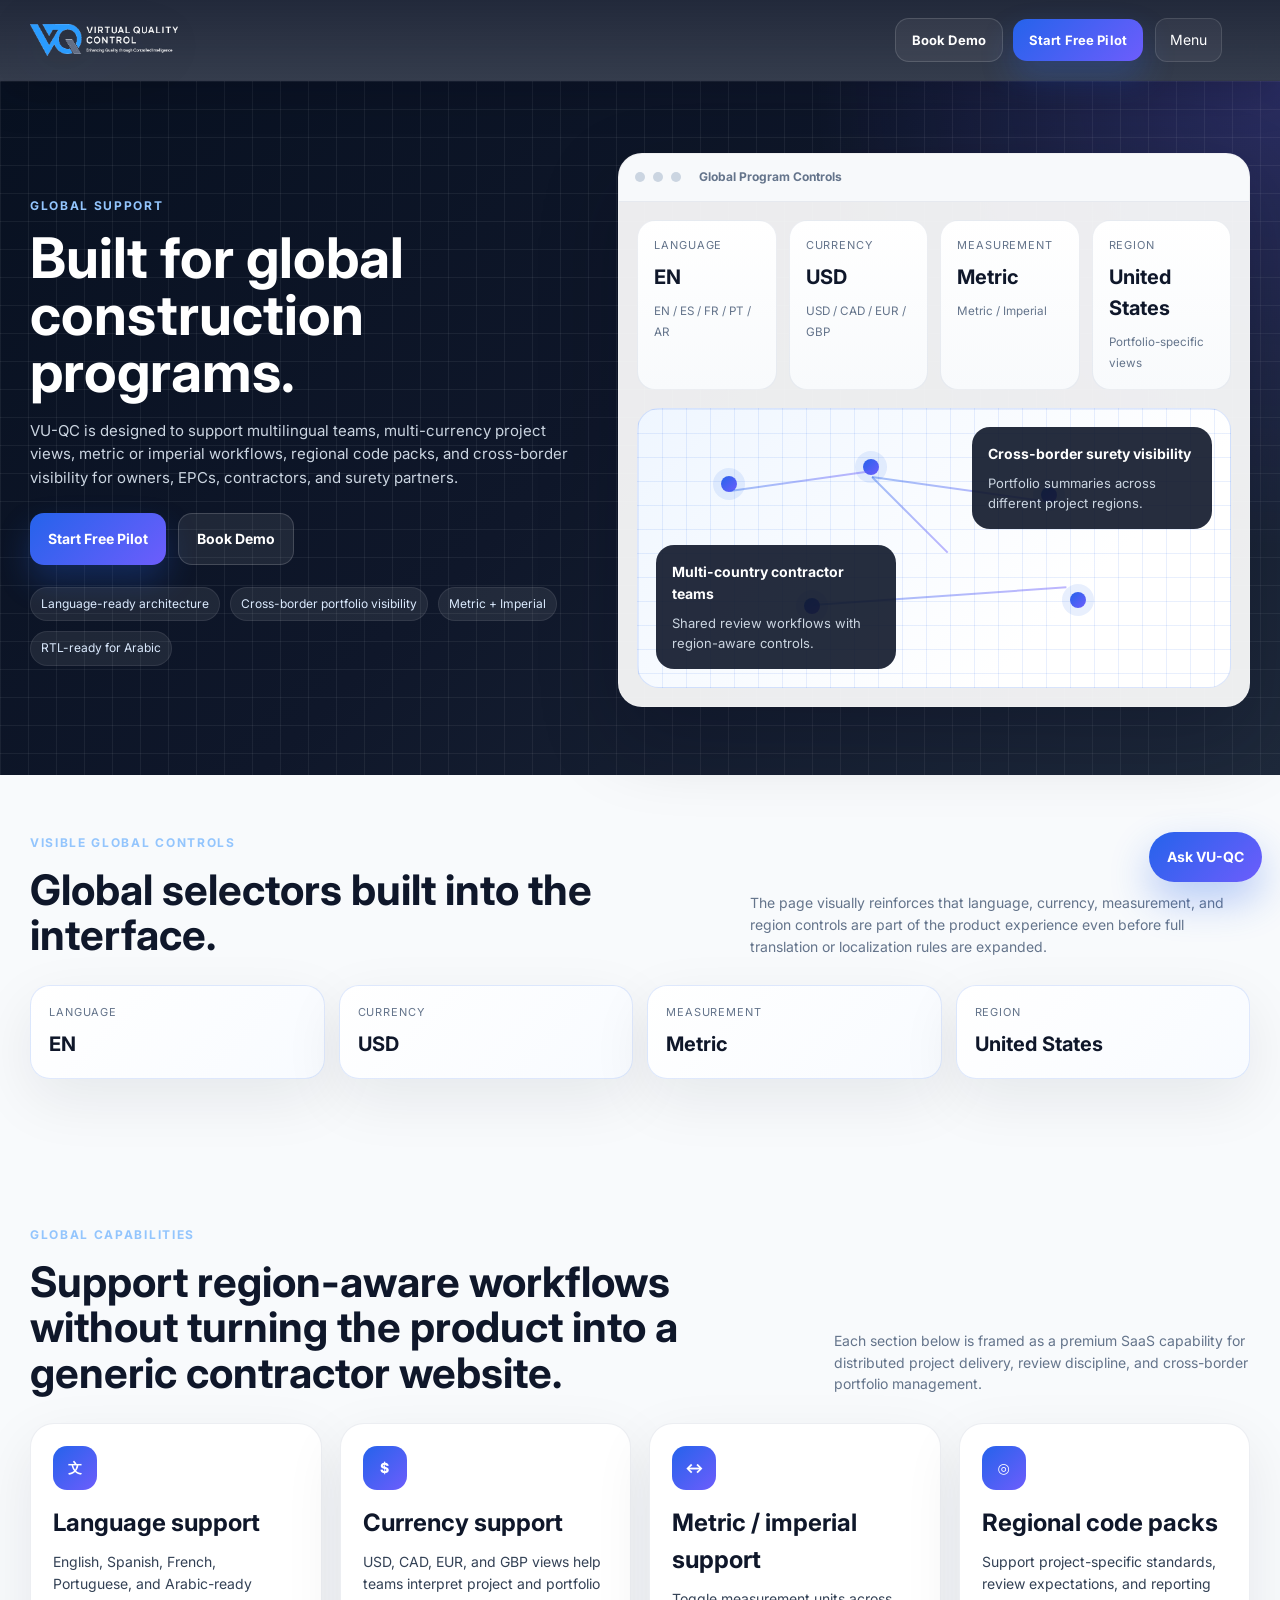
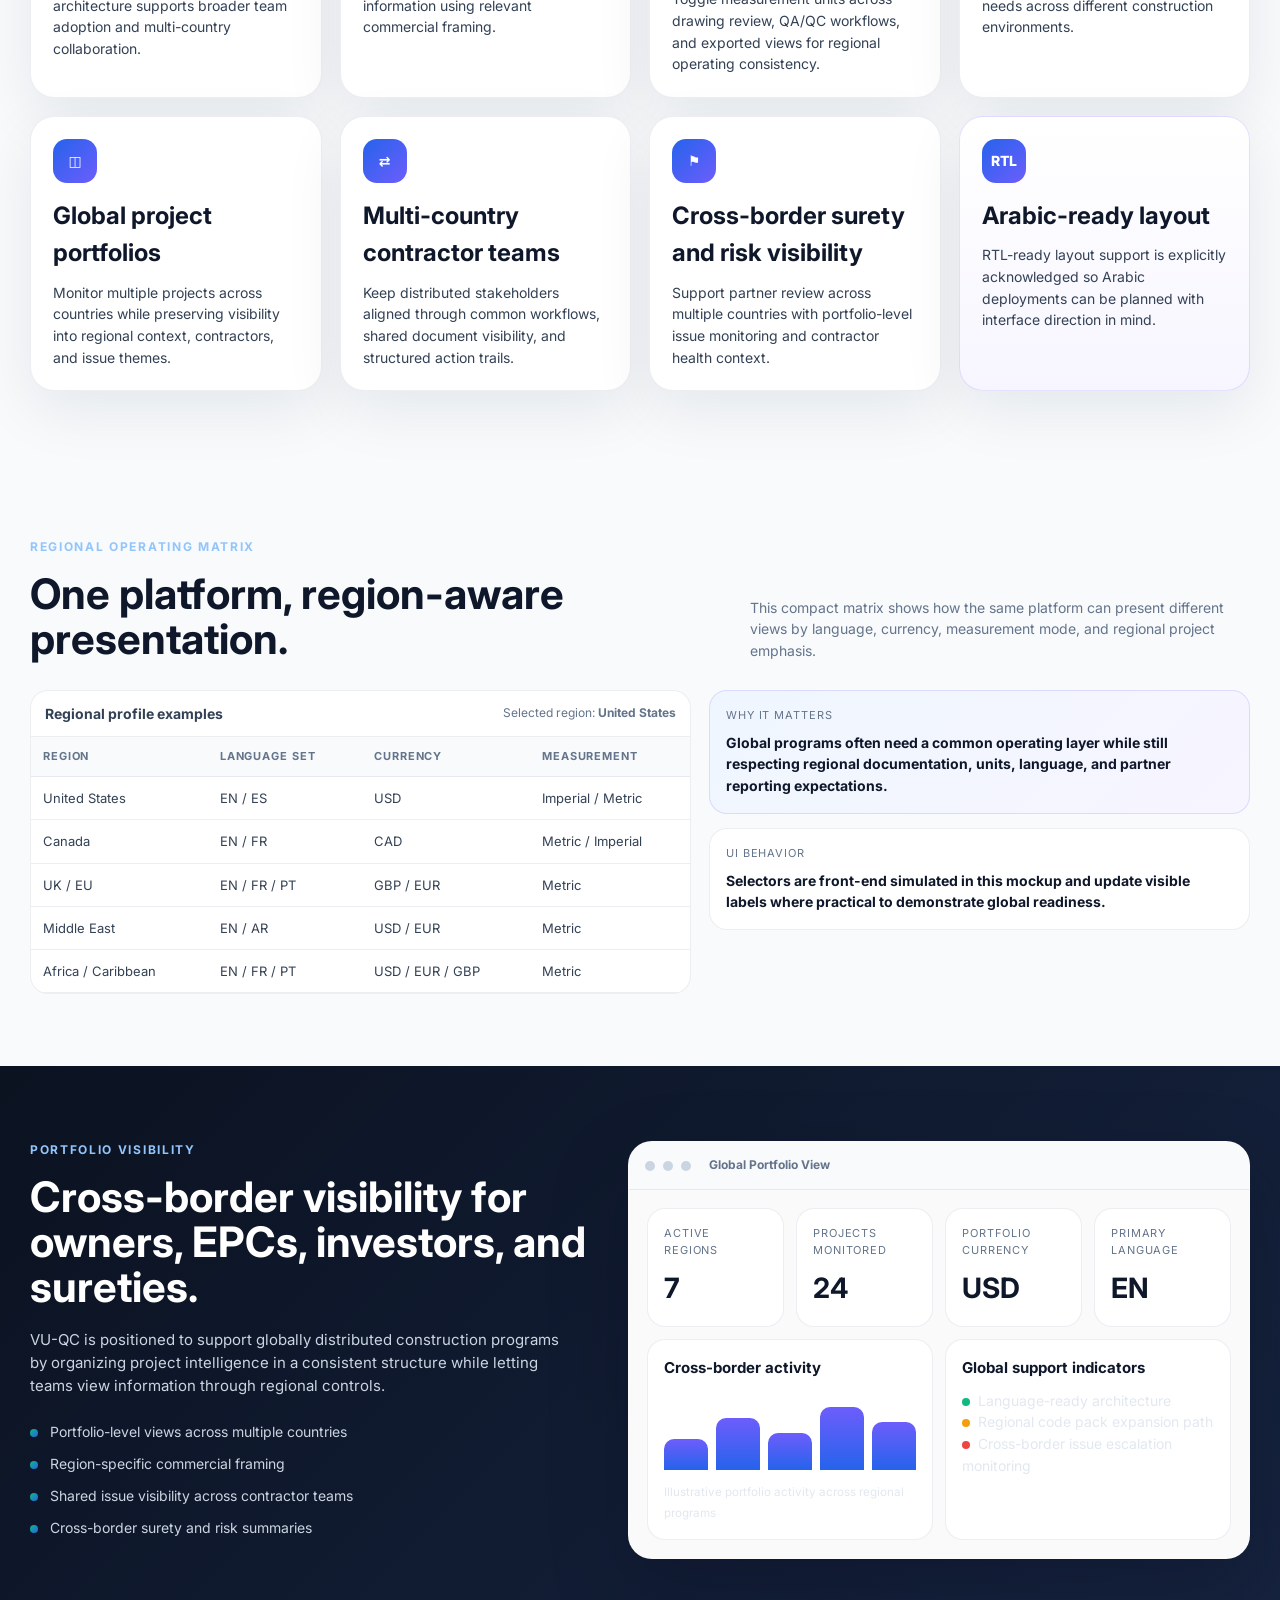
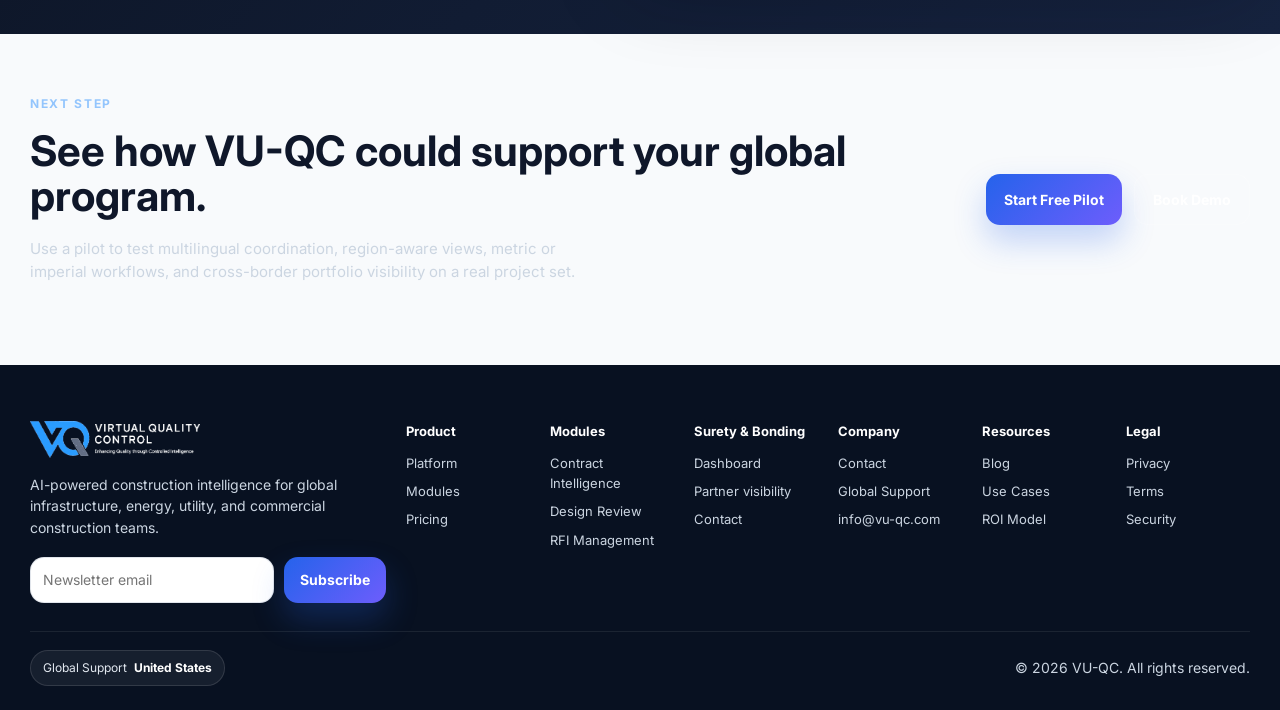
<file: global-support.html>
<!DOCTYPE html><html lang="en"><head><meta charset="UTF-8" /><meta name="viewport" content="width=device-width, initial-scale=1.0" /><title>VU-QC Global Support | Built for Global Construction Programs</title><meta name="description" content="Explore VU-QC global support for multilingual construction teams, multi-currency project views, metric and imperial workflows, regional code packs, and cross-border surety visibility." /><meta name="keywords" content="global construction software, multilingual construction QA software, multi-currency construction software, metric imperial construction review, surety bond construction risk software, AI construction quality control" /><meta property="og:title" content="VU-QC Global Support | Built for global construction programs" /><meta property="og:description" content="Support multilingual teams, regional project controls, metric or imperial workflows, and cross-border portfolio visibility." /><meta property="og:type" content="website" /><meta property="og:image" content="https://vu-qc.com/assets/vuqc-logo-light.png" /><meta name="theme-color" content="#0f172a" /><link rel="preconnect" href="https://fonts.googleapis.com" /><link rel="preconnect" href="https://fonts.gstatic.com" crossorigin /><link href="https://fonts.googleapis.com/css2?family=Inter:wght@400;500;600;700;800&display=swap" rel="stylesheet" /><link rel="preload" as="image" href="./assets/vuqc-logo-light.png" /><link rel="stylesheet" href="./styles.css?v=4" /><link rel="icon" href="./favicon.ico" sizes="any" /><link rel="icon" type="image/png" sizes="32x32" href="./favicon-32x32.png" /><link rel="icon" type="image/png" sizes="16x16" href="./favicon-16x16.png" /><link rel="apple-touch-icon" sizes="180x180" href="./apple-touch-icon.png" /><link rel="manifest" href="./site.webmanifest" /><meta name="application-name" content="VU-QC" /><meta name="apple-mobile-web-app-title" content="VU-QC" /><meta name="apple-mobile-web-app-capable" content="yes" /><meta name="apple-mobile-web-app-status-bar-style" content="black-translucent" /><meta name="format-detection" content="telephone=no" /><meta name="msapplication-TileColor" content="#0f172a" /><meta property="og:site_name" content="VU-QC" /><meta property="og:url" content="https://vu-qc.com/global-support.html" /><meta name="twitter:card" content="summary_large_image" /><meta name="twitter:title" content="VU-QC | Catch It Before You Build It" /><meta name="twitter:description" content="AI-powered construction intelligence for contracts, drawings, QA/QC, RFIs, risk, and surety readiness." /><meta name="twitter:image" content="https://vu-qc.com/assets/vuqc-logo-light.png" /><link rel="canonical" href="https://vu-qc.com/global-support.html" /><link rel="stylesheet" href="./global-support.css" /><script type="application/ld+json"> { "@context": "https://schema.org", "@type": "WebPage", "name": "VU-QC Global Support", "description": "Global support page for multilingual, multi-currency, metric or imperial, and cross-border construction intelligence workflows.", "publisher": {"@type": "Organization", "name": "VU-QC"} } </script></head><body><div class="site-shell"><header class="topbar topbar-v1">
  <div class="container topbar-inner topbar-inner-v1">
    <a class="brand brand-v1" href="./index.html" aria-label="VU-QC home">
      <img src="./assets/vuqc-logo-light.png" alt="VU-QC logo" />
    </a>

    <nav class="main-nav main-nav-v1" aria-label="Primary navigation">
      <a href="./platform.html">Platform</a>
      <a href="./modules.html">Modules</a>
      <a href="./surety.html">Surety &amp; Bonding</a>
      <a href="./ai-agent.html">AI Agent</a>
      <a href="./pricing.html">Pricing</a>
      <a href="./use-cases.html">Use Cases</a>
      <a href="./global-support.html">Global Support</a>
      <a href="./resources.html">Resources</a>
      <a href="./contact.html">Contact</a>
    </nav>

    <div class="header-actions-v1">
      <div class="select-group global-group" aria-label="Global support controls">
        <button class="select-btn select-btn-global" data-toggle="globalMenu" aria-expanded="false" aria-controls="globalMenu">
          <span class="globe-dot"></span>
          Global
          <span class="global-inline-values"><b id="langValue">EN</b> · <b id="currencyValue">USD</b> · <b id="measureValue">Metric</b></span>
        </button>
        <div class="select-menu select-menu-global wide" id="globalMenu">
          <div class="global-menu-section">
            <span class="global-menu-label">Language</span>
            <div class="global-option-row">
              <button data-lang="EN">EN</button><button data-lang="ES">ES</button><button data-lang="FR">FR</button><button data-lang="PT">PT</button><button data-lang="AR">AR</button>
            </div>
          </div>
          <div class="global-menu-section">
            <span class="global-menu-label">Currency</span>
            <div class="global-option-row">
              <button data-currency="USD">USD</button><button data-currency="CAD">CAD</button><button data-currency="EUR">EUR</button><button data-currency="GBP">GBP</button>
            </div>
          </div>
          <div class="global-menu-section">
            <span class="global-menu-label">Measurement</span>
            <div class="global-option-row">
              <button data-measure="Metric">Metric</button><button data-measure="Imperial">Imperial</button>
            </div>
          </div>
          <div class="global-menu-section">
            <span class="global-menu-label">Region</span>
            <div class="global-option-row global-option-row-region">
              <button data-region="United States">United States</button><button data-region="Canada">Canada</button><button data-region="Caribbean">Caribbean</button><button data-region="UK">UK</button><button data-region="EU">EU</button><button data-region="Middle East">Middle East</button><button data-region="Africa">Africa</button>
            </div>
          </div>
        </div>
      </div>

      <div class="header-cta header-cta-v1">
        <button class="btn ghost btn-header-ghost" data-open-demo="demoModal">Book Demo</button>
        <button class="btn primary btn-header-primary" data-open-demo="demoModal">Start Free Pilot</button>
      </div>

      <button class="mobile-menu-btn mobile-menu-btn-v1" data-toggle-mobile aria-expanded="false" aria-controls="mobileNav">Menu</button>
    </div>
  </div>

  
  <!-- Two-Column Mega Menu -->
  <div class="mega-menu" id="megaMenu" aria-hidden="true">
    <div class="mega-close-row"><button class="mega-close-btn" id="megaCloseBtn" aria-label="Close menu">&times;</button></div>
    <div class="container mega-menu-inner">
      <div class="mega-col">
        <span class="mega-label">Product</span>
        <a href="./platform.html" class="mega-link"><strong>Platform</strong><span>Core platform overview</span></a>
        <a href="./modules.html" class="mega-link"><strong>Modules</strong><span>Explore all modules</span></a>
        <a href="./ai-agent.html" class="mega-link"><strong>AI Agent</strong><span>Intelligent automation</span></a>
        <a href="./pricing.html" class="mega-link"><strong>Pricing</strong><span>Plans, transparent pricing</span></a>
      </div>
      <div class="mega-col">
        <span class="mega-label">Solutions</span>
        <a href="./surety.html" class="mega-link"><strong>Surety &amp; Bonding</strong><span>Bond management solutions</span></a>
        <a href="./use-cases.html" class="mega-link"><strong>Use Cases</strong><span>Real-world applications</span></a>
        <a href="./global-support.html" class="mega-link"><strong>Global Support</strong><span>24/7 worldwide support</span></a>
        <a href="./resources.html" class="mega-link"><strong>Resources</strong><span>Guides, docs &amp; insights</span></a>
      </div>
      <div class="mega-col">
        <span class="mega-label">Company</span>
        <a href="./contact.html" class="mega-link"><strong>About VU-QC</strong><span>Our mission &amp; team</span></a>
        <a href="./contact.html" class="mega-link"><strong>Contact</strong><span>Get in touch</span></a>
        <a href="./contact.html" class="mega-link"><strong>Careers</strong><span>Join our team</span></a>
      </div>
      <div class="mega-cta-card">
        <div class="mega-cta-icon">&#128269;</div>
        <strong>Ready to elevate quality control?</strong>
        <p>Book a demo or start a free pilot today.</p>
        <div class="mega-cta-actions">
          <button class="btn ghost btn-header-ghost" data-open-demo="demoModal">Book Demo</button>
          <button class="btn primary btn-header-primary" data-open-demo="demoModal">Start Free Pilot</button>
        </div>
        <a href="./security.html" style="margin-top:8px;font-size:12px;color:rgba(148,163,184,0.8)">Security<span style="margin-left:6px;color:rgba(148,163,184,0.5)">Trust &amp; compliance</span></a>
      </div>
    </div>
  </div>
  <div class="mega-overlay" id="megaOverlay"></div>

  <div class="mobile-nav mobile-nav-v1 mega-replaced" id="mobileNav">
    <a href="./platform.html">Platform</a>
    <a href="./modules.html">Modules</a>
    <a href="./surety.html">Surety &amp; Bonding</a>
    <a href="./ai-agent.html">AI Agent</a>
    <a href="./pricing.html">Pricing</a>
    <a href="./use-cases.html">Use Cases</a>
    <a href="./global-support.html">Global Support</a>
    <a href="./resources.html">Resources</a>
    <a href="./contact.html">Contact</a>
    <div class="mobile-global-inline">Global: <span id="mobileRegionValue">United States</span> · <span id="mobileLangValue">EN</span> · <span id="mobileCurrencyValue">USD</span></div>
  </div>
</header><main><section class="hero-section global-hero"><div class="container global-hero-grid"><div class="hero-copy global-copy"><span class="eyebrow">Global support</span><h1>Built for global construction programs.</h1><p class="lead">VU-QC is designed to support multilingual teams, multi-currency project views, metric or imperial workflows, regional code packs, and cross-border visibility for owners, EPCs, contractors, and surety partners.</p><div class="hero-actions"><button class="btn primary lg" data-open-demo="demoModal">Start Free Pilot</button><button class="btn secondary lg" data-open-demo="demoModal">Book Demo</button></div><div class="badge-row"><span class="badge">Language-ready architecture</span><span class="badge">Cross-border portfolio visibility</span><span class="badge">Metric + Imperial</span><span class="badge">RTL-ready for Arabic</span></div></div><div class="global-hero-visual"><div class="browser-frame global-browser"><div class="browser-top"><span></span><span></span><span></span><div class="browser-title">Global Program Controls</div></div><div class="hero-control-grid"><div class="control-card"><label>Language</label><strong id="heroLang">EN</strong><small>EN / ES / FR / PT / AR</small></div><div class="control-card"><label>Currency</label><strong id="heroCurrency">USD</strong><small>USD / CAD / EUR / GBP</small></div><div class="control-card"><label>Measurement</label><strong id="heroMeasure">Metric</strong><small>Metric / Imperial</small></div><div class="control-card"><label>Region</label><strong id="heroRegion">United States</strong><small>Portfolio-specific views</small></div></div><div class="hero-map-area"><div class="map-node n1"></div><div class="map-node n2"></div><div class="map-node n3"></div><div class="map-node n4"></div><div class="map-node n5"></div><div class="map-link l1"></div><div class="map-link l2"></div><div class="map-link l3"></div><div class="map-link l4"></div><div class="map-overlay-card left"><strong>Multi-country contractor teams</strong><p>Shared review workflows with region-aware controls.</p></div><div class="map-overlay-card right"><strong>Cross-border surety visibility</strong><p>Portfolio summaries across different project regions.</p></div></div></div></div></div></section><section class="section light controls-section"><div class="container section-head split-head align-start"><div><span class="eyebrow">Visible global controls</span><h2>Global selectors built into the interface.</h2></div><p>The page visually reinforces that language, currency, measurement, and region controls are part of the product experience even before full translation or localization rules are expanded.</p></div><div class="container control-strip"><div class="control-strip-card"><span>Language</span><strong id="stripLang">EN</strong></div><div class="control-strip-card"><span>Currency</span><strong id="stripCurrency">USD</strong></div><div class="control-strip-card"><span>Measurement</span><strong id="stripMeasure">Metric</strong></div><div class="control-strip-card"><span>Region</span><strong id="stripRegion">United States</strong></div></div></section><section class="section feature-section"><div class="container section-head split-head align-start"><div><span class="eyebrow">Global capabilities</span><h2>Support region-aware workflows without turning the product into a generic contractor website.</h2></div><p>Each section below is framed as a premium SaaS capability for distributed project delivery, review discipline, and cross-border portfolio management.</p></div><div class="container global-feature-grid"><article class="feature-panel"><div class="panel-icon">文</div><h3>Language support</h3><p>English, Spanish, French, Portuguese, and Arabic-ready architecture supports broader team adoption and multi-country collaboration.</p></article><article class="feature-panel"><div class="panel-icon">$</div><h3>Currency support</h3><p>USD, CAD, EUR, and GBP views help teams interpret project and portfolio information using relevant commercial framing.</p></article><article class="feature-panel"><div class="panel-icon">↔</div><h3>Metric / imperial support</h3><p>Toggle measurement units across drawing review, QA/QC workflows, and exported views for regional operating consistency.</p></article><article class="feature-panel"><div class="panel-icon">◎</div><h3>Regional code packs</h3><p>Support project-specific standards, review expectations, and reporting needs across different construction environments.</p></article><article class="feature-panel"><div class="panel-icon">◫</div><h3>Global project portfolios</h3><p>Monitor multiple projects across countries while preserving visibility into regional context, contractors, and issue themes.</p></article><article class="feature-panel"><div class="panel-icon">⇄</div><h3>Multi-country contractor teams</h3><p>Keep distributed stakeholders aligned through common workflows, shared document visibility, and structured action trails.</p></article><article class="feature-panel"><div class="panel-icon">⚑</div><h3>Cross-border surety and risk visibility</h3><p>Support partner review across multiple countries with portfolio-level issue monitoring and contractor health context.</p></article><article class="feature-panel rtl-panel"><div class="panel-icon">RTL</div><h3>Arabic-ready layout</h3><p>RTL-ready layout support is explicitly acknowledged so Arabic deployments can be planned with interface direction in mind.</p></article></div></section><section class="section light matrix-section"><div class="container section-head split-head align-start"><div><span class="eyebrow">Regional operating matrix</span><h2>One platform, region-aware presentation.</h2></div><p>This compact matrix shows how the same platform can present different views by language, currency, measurement mode, and regional project emphasis.</p></div><div class="container matrix-layout"><div class="table-card"><div class="table-head"><strong>Regional profile examples</strong><span class="small-label">Selected region: <b id="matrixRegion">United States</b></span></div><table><thead><tr><th>Region</th><th>Language set</th><th>Currency</th><th>Measurement</th></tr></thead><tbody><tr><td>United States</td><td>EN / ES</td><td>USD</td><td>Imperial / Metric</td></tr><tr><td>Canada</td><td>EN / FR</td><td>CAD</td><td>Metric / Imperial</td></tr><tr><td>UK / EU</td><td>EN / FR / PT</td><td>GBP / EUR</td><td>Metric</td></tr><tr><td>Middle East</td><td>EN / AR</td><td>USD / EUR</td><td>Metric</td></tr><tr><td>Africa / Caribbean</td><td>EN / FR / PT</td><td>USD / EUR / GBP</td><td>Metric</td></tr></tbody></table></div><div class="matrix-side-stack"><div class="insight-card accent-card"><label>Why it matters</label><strong>Global programs often need a common operating layer while still respecting regional documentation, units, language, and partner reporting expectations.</strong></div><div class="insight-card"><label>UI behavior</label><strong>Selectors are front-end simulated in this mockup and update visible labels where practical to demonstrate global readiness.</strong></div></div></div></section><section class="section dark portfolio-section"><div class="container portfolio-grid"><div><span class="eyebrow">Portfolio visibility</span><h2>Cross-border visibility for owners, EPCs, investors, and sureties.</h2><p class="lead compact-lead">VU-QC is positioned to support globally distributed construction programs by organizing project intelligence in a consistent structure while letting teams view information through regional controls.</p><ul class="benefit-list"><li>Portfolio-level views across multiple countries</li><li>Region-specific commercial framing</li><li>Shared issue visibility across contractor teams</li><li>Cross-border surety and risk summaries</li></ul></div><div class="browser-frame dark-frame portfolio-browser"><div class="browser-top"><span></span><span></span><span></span><div class="browser-title">Global Portfolio View</div></div><div class="portfolio-dashboard-grid"><div class="dash-stat"><label>Active regions</label><strong>7</strong></div><div class="dash-stat"><label>Projects monitored</label><strong>24</strong></div><div class="dash-stat"><label>Portfolio currency</label><strong id="portfolioCurrency">USD</strong></div><div class="dash-stat"><label>Primary language</label><strong id="portfolioLanguage">EN</strong></div><div class="trend-card wide-card"><h4>Cross-border activity</h4><div class="bars"><span></span><span></span><span></span><span></span><span></span></div><small>Illustrative portfolio activity across regional programs</small></div><div class="alert-card wide-card"><h4>Global support indicators</h4><p><span class="dot green"></span>Language-ready architecture</p><p><span class="dot amber"></span>Regional code pack expansion path</p><p><span class="dot red"></span>Cross-border issue escalation monitoring</p></div></div></div></div></section><section class="section light global-cta-band"><div class="container pricing-cta-grid"><div><span class="eyebrow">Next step</span><h2>See how VU-QC could support your global program.</h2><p class="lead compact-lead">Use a pilot to test multilingual coordination, region-aware views, metric or imperial workflows, and cross-border portfolio visibility on a real project set.</p></div><div class="cta-box-group"><button class="btn primary lg" data-open-demo="demoModal">Start Free Pilot</button><button class="btn secondary lg" data-open-demo="demoModal">Book Demo</button></div></div></section></main><footer class="footer" id="contact"><div class="container footer-grid"><div><img class="footer-logo" src="./assets/vuqc-logo-light.png" alt="VU-QC logo" /><p>AI-powered construction intelligence for global infrastructure, energy, utility, and commercial construction teams.</p><form class="newsletter"><input type="email" placeholder="Newsletter email" aria-label="Newsletter email" /><button type="button" class="btn primary">Subscribe</button></form></div><div><h4>Product</h4><a href="./platform.html">Platform</a><a href="./modules.html">Modules</a><a href="./pricing.html">Pricing</a></div><div><h4>Modules</h4><a href="./modules.html#contractModule">Contract Intelligence</a><a href="./modules.html#designModule">Design Review</a><a href="./modules.html#rfiModule">RFI Management</a></div><div><h4>Surety &amp; Bonding</h4><a href="./surety.html">Dashboard</a><a href="./surety.html">Partner visibility</a><a href="./contact.html">Contact</a></div><div><h4>Company</h4><a href="./contact.html">Contact</a><a href="./global-support.html">Global Support</a><a href="mailto:info@vu-qc.com">info@vu-qc.com</a></div><div><h4>Resources</h4><a href="./resources.html">Blog</a><a href="./use-cases.html">Use Cases</a><a href="./pricing.html">ROI Model</a></div><div><h4>Legal</h4><a href="./privacy.html">Privacy</a><a href="./terms.html">Terms</a><a href="./security.html">Security</a></div></div><div class="container footer-bottom"><div class="select-group footer-select"><button class="select-btn" data-toggle="footerRegion">Global Support <span id="footerRegionValue">United States</span></button><div class="select-menu wide" id="footerRegion"><button data-footer-region="United States">United States</button><button data-footer-region="Canada">Canada</button><button data-footer-region="Caribbean">Caribbean</button><button data-footer-region="UK">UK</button><button data-footer-region="EU">EU</button><button data-footer-region="Middle East">Middle East</button><button data-footer-region="Africa">Africa</button></div></div><p>© 2026 VU-QC. All rights reserved.</p></div></footer></div><div class="modal" id="demoModal" aria-hidden="true"><div class="modal-card"><div class="modal-head"><h3>Start Free Pilot / Book Demo</h3><button class="close-btn" data-close-modal>&times;</button></div><form class="demo-form"><div class="form-grid"><label>Name<input type="text" placeholder="Your name" /></label><label>Email<input type="email" placeholder="name@company.com" /></label><label>Company<input type="text" placeholder="Company" /></label><label>Role<input type="text" placeholder="Program lead, QA/QC, PM, regional executive" /></label><label>Country / Region<input type="text" placeholder="United States" /></label><label>Primary need<select><option>Multilingual support</option><option>Multi-currency views</option><option>Metric / Imperial workflows</option><option>Cross-border portfolio visibility</option></select></label><label>Active projects<input type="number" value="8" /></label><label>Interested workflow<select><option>Global rollout pilot</option><option>Regional project control</option><option>Surety visibility</option><option>Full platform</option></select></label><label class="full">Message<textarea rows="4" placeholder="Tell us about your global program goals."></textarea></label></div><div class="form-actions"><button type="button" class="btn ghost" data-close-modal>Close</button><button type="button" class="btn primary">Request Demo</button></div><small>Prefer email? <a href="mailto:info@vu-qc.com">info@vu-qc.com</a></small></form></div></div><div class="assistant-widget" id="assistantWidget"><button class="assistant-trigger" id="assistantTrigger">Ask VU-QC</button><div class="assistant-drawer" id="assistantDrawer" aria-hidden="true"><div class="assistant-head"><strong>VU-QC AI Assistant</strong><button class="close-btn small" id="assistantClose">&times;</button></div><div class="assistant-body"><div class="chat-msg ai">Suggested questions</div><div class="prompt-grid single"><button class="assistant-prompt">Can VU-QC support global projects?</button><button class="assistant-prompt">How do language controls work?</button><button class="assistant-prompt">How do currency views help?</button><button class="assistant-prompt">Does the platform support metric and imperial?</button><button class="assistant-prompt">Is Arabic layout considered?</button></div><div class="chat-log" id="assistantLog"></div></div><div class="usage-tracker">Usage event recorded</div></div></div><script>
const canned = { 'Can VU-QC support global projects?': 'Yes — this mockup is designed to show language, currency, measurement, and regional controls as visible parts of the interface for global-ready workflows.', 'How do language controls work?': 'The mockup includes EN, ES, FR, PT, and AR selectors and updates visible labels to demonstrate how multilingual support could be presented.', 'How do currency views help?': 'Currency selectors help teams interpret portfolio and project information in region-appropriate commercial terms, especially across cross-border programs.', 'Does the platform support metric and imperial?': 'Yes — metric and imperial toggles are included to show region-aware workflows for drawing review, QA/QC, and reporting.', 'Is Arabic layout considered?': 'Yes — the page explicitly notes RTL-ready layout planning for Arabic deployments.' };

/* ====== SHARED SITE JS ====== */
const currentPage = window.location.pathname.split('/').pop() || 'index.html';
const mobileNav = document.getElementById('mobileNav');
const mobileMenuBtn = document.querySelector('[data-toggle-mobile]');

document.querySelectorAll('.main-nav a, .mobile-nav a').forEach(link => {
  const href = (link.getAttribute('href') || '').replace('./', '');
  const target = href.split('#')[0] || 'index.html';
  if (target === currentPage) {
    link.classList.add('active');
    link.setAttribute('aria-current', 'page');
  } else {
    link.removeAttribute('aria-current');
  }
});

document.querySelectorAll('.mobile-nav a').forEach(link => link.addEventListener('click', () => {
  mobileNav?.classList.remove('open');
  mobileMenuBtn?.setAttribute('aria-expanded', 'false');
}));

document.querySelector('[data-toggle-mobile]')?.addEventListener('click', toggleMegaMenu);

/* Mega Menu Toggle */
const megaMenu = document.getElementById('megaMenu');
const megaOverlay = document.getElementById('megaOverlay');
const megaCloseBtn = document.getElementById('megaCloseBtn');

function openMegaMenu() {
  megaMenu?.classList.add('open');
  megaOverlay?.classList.add('open');
  megaMenu?.setAttribute('aria-hidden', 'false');
  mobileMenuBtn?.setAttribute('aria-expanded', 'true');
  mobileMenuBtn.textContent = 'Close';
}
function closeMegaMenu() {
  megaMenu?.classList.remove('open');
  megaOverlay?.classList.remove('open');
  megaMenu?.setAttribute('aria-hidden', 'true');
  mobileMenuBtn?.setAttribute('aria-expanded', 'false');
  mobileMenuBtn.textContent = 'Menu';
}
function toggleMegaMenu() {
  if (megaMenu?.classList.contains('open')) { closeMegaMenu(); } else { openMegaMenu(); }
}

megaCloseBtn?.addEventListener('click', closeMegaMenu);
megaOverlay?.addEventListener('click', closeMegaMenu);
document.addEventListener('keydown', e => { if (e.key === 'Escape') closeMegaMenu(); });

/* Highlight active page in mega menu */
document.querySelectorAll('.mega-link').forEach(link => {
  const href = (link.getAttribute('href') || '').replace('./', '');
  const target = href.split('#')[0] || 'index.html';
  if (target === currentPage) {
    link.classList.add('active');
    link.setAttribute('aria-current', 'page');
  }
});


/* Dropdown menu toggle */
const toggleMenu = (id) => document.getElementById(id)?.classList.toggle('open');
document.querySelectorAll('[data-toggle]').forEach(btn => btn.addEventListener('click', e => {
  e.stopPropagation();
  toggleMenu(btn.dataset.toggle);
}));
document.addEventListener('click', () => document.querySelectorAll('.select-menu').forEach(m => m.classList.remove('open')));

/* Global Selector Handlers */
document.querySelectorAll('[data-lang]').forEach(b => b.onclick = () => {
  const v = b.dataset.lang;
  const el = document.getElementById('langValue');
  if (el) el.textContent = v;
  const mobileLang = document.getElementById('mobileLangValue');
  if (mobileLang) mobileLang.textContent = v;
});

document.querySelectorAll('[data-currency]').forEach(b => b.onclick = () => {
  const v = b.dataset.currency;
  const el = document.getElementById('currencyValue');
  if (el) el.textContent = v;
  const mobileCurrency = document.getElementById('mobileCurrencyValue');
  if (mobileCurrency) mobileCurrency.textContent = v;
  const currencyHero = document.getElementById('currencyHero');
  if (currencyHero) currencyHero.textContent = `${v} 148M`;
  const currencyBadge = document.getElementById('currencyBadge');
  if (currencyBadge) currencyBadge.textContent = v;
  const exposureValue = document.getElementById('exposureValue');
  if (exposureValue) exposureValue.textContent = `${v} 148M`;
  
  if (typeof updatePricing === 'function') {
    currentCurrency = v;
    updatePricing();
  }
});

document.querySelectorAll('[data-measure]').forEach(b => b.onclick = () => {
  const v = b.dataset.measure;
  const el = document.getElementById('measureValue');
  if (el) el.textContent = v;
  
  if (typeof updatePricing === 'function') {
    updatePricing();
  }
});

document.querySelectorAll('[data-region]').forEach(b => b.onclick = () => {
  const v = b.dataset.region;
  const el = document.getElementById('regionValue');
  if (el) el.textContent = v;
  const regionLabel = document.getElementById('regionLabel');
  if (regionLabel) regionLabel.textContent = v;
  const heroRegionLabel = document.getElementById('heroRegionLabel');
  if (heroRegionLabel) heroRegionLabel.textContent = v;
  const footerRegion = document.getElementById('footerRegionValue');
  if (footerRegion) footerRegion.textContent = v;
  const mobileRegion = document.getElementById('mobileRegionValue');
  if (mobileRegion) mobileRegion.textContent = v;
  
  if (typeof updatePricing === 'function') {
    updatePricing();
  }
});

document.querySelectorAll('[data-footer-region]').forEach(b => b.onclick = () => {
  const v = b.dataset.footerRegion;
  const footerRegion = document.getElementById('footerRegionValue');
  if (footerRegion) footerRegion.textContent = v;
  const regionValue = document.getElementById('regionValue');
  if (regionValue) regionValue.textContent = v;
  const mobileRegion = document.getElementById('mobileRegionValue');
  if (mobileRegion) mobileRegion.textContent = v;
  
  if (typeof updatePricing === 'function') {
    updatePricing();
  }
});

/* Modals */
const openModal = (id) => { closeMegaMenu(); document.getElementById(id)?.classList.add('open'); };
const closeModals = () => document.querySelectorAll('.modal').forEach(m => m.classList.remove('open'));
document.querySelectorAll('[data-open-demo]').forEach(b => b.onclick = () => openModal(b.dataset.openDemo));
document.querySelector('[data-open-preview]')?.addEventListener('click', () => openModal('previewModal'));
document.querySelectorAll('[data-close-modal]').forEach(b => b.onclick = closeModals);
document.querySelectorAll('.modal').forEach(m => m.addEventListener('click', e => {
  if (e.target === m) closeModals();
}));

/* Assistant Drawer */
const drawer = document.getElementById('assistantDrawer');
const log = document.getElementById('assistantLog');
const assistantTrigger = document.getElementById('assistantTrigger');
if (assistantTrigger) {
  assistantTrigger.onclick = () => drawer?.classList.toggle('open');
}
const assistantClose = document.getElementById('assistantClose');
if (assistantClose) {
  assistantClose.onclick = () => drawer?.classList.remove('open');
}
document.querySelectorAll('.assistant-prompt').forEach(btn => btn.onclick = () => {
  const q = btn.textContent.trim();
  if (typeof canned !== 'undefined' && canned[q]) {
    log?.insertAdjacentHTML('beforeend', `<div class="chat-msg user">${q}</div><div class="chat-msg ai">${canned[q]}</div>`);
  } else {
    log?.insertAdjacentHTML('beforeend', `<div class="chat-msg user">${q}</div><div class="chat-msg ai">Please contact us for more details.</div>`);
  }
  if (log) log.scrollTop = log.scrollHeight;
});
</script></body></html>
</file>
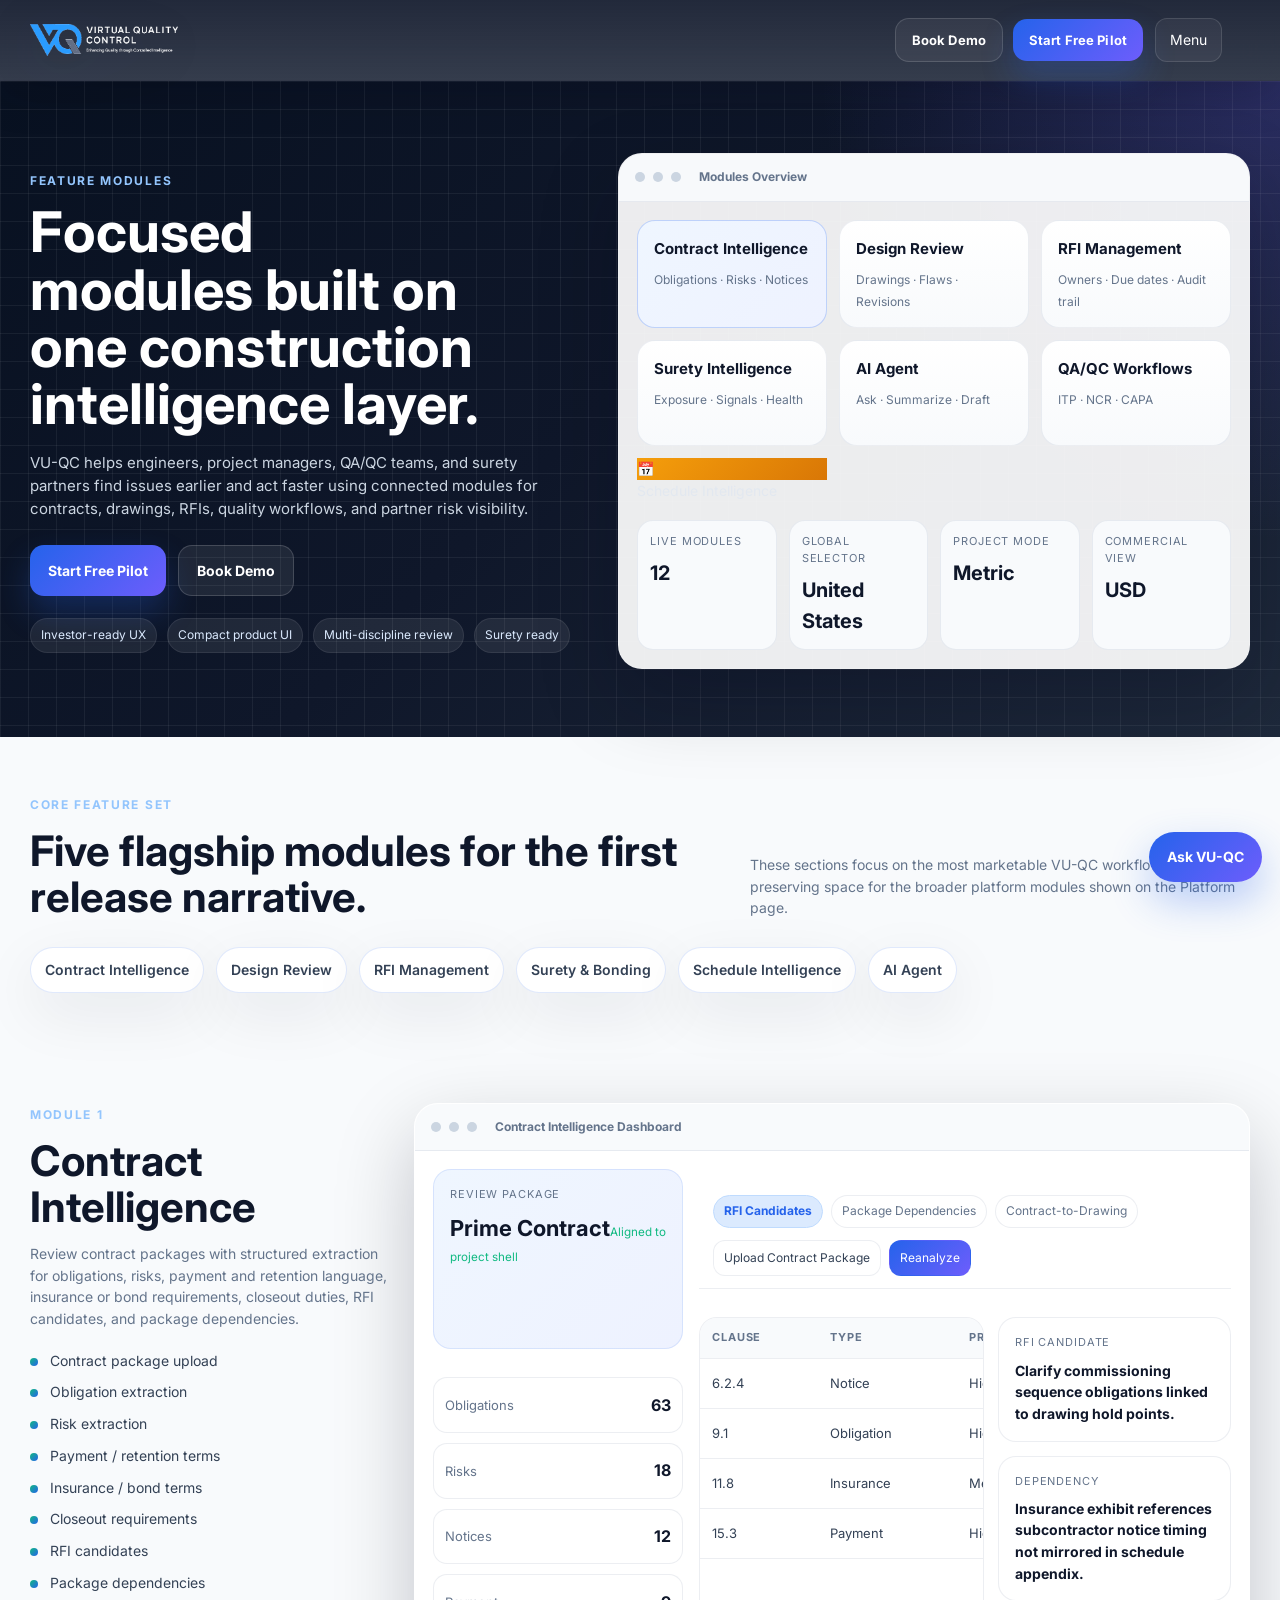
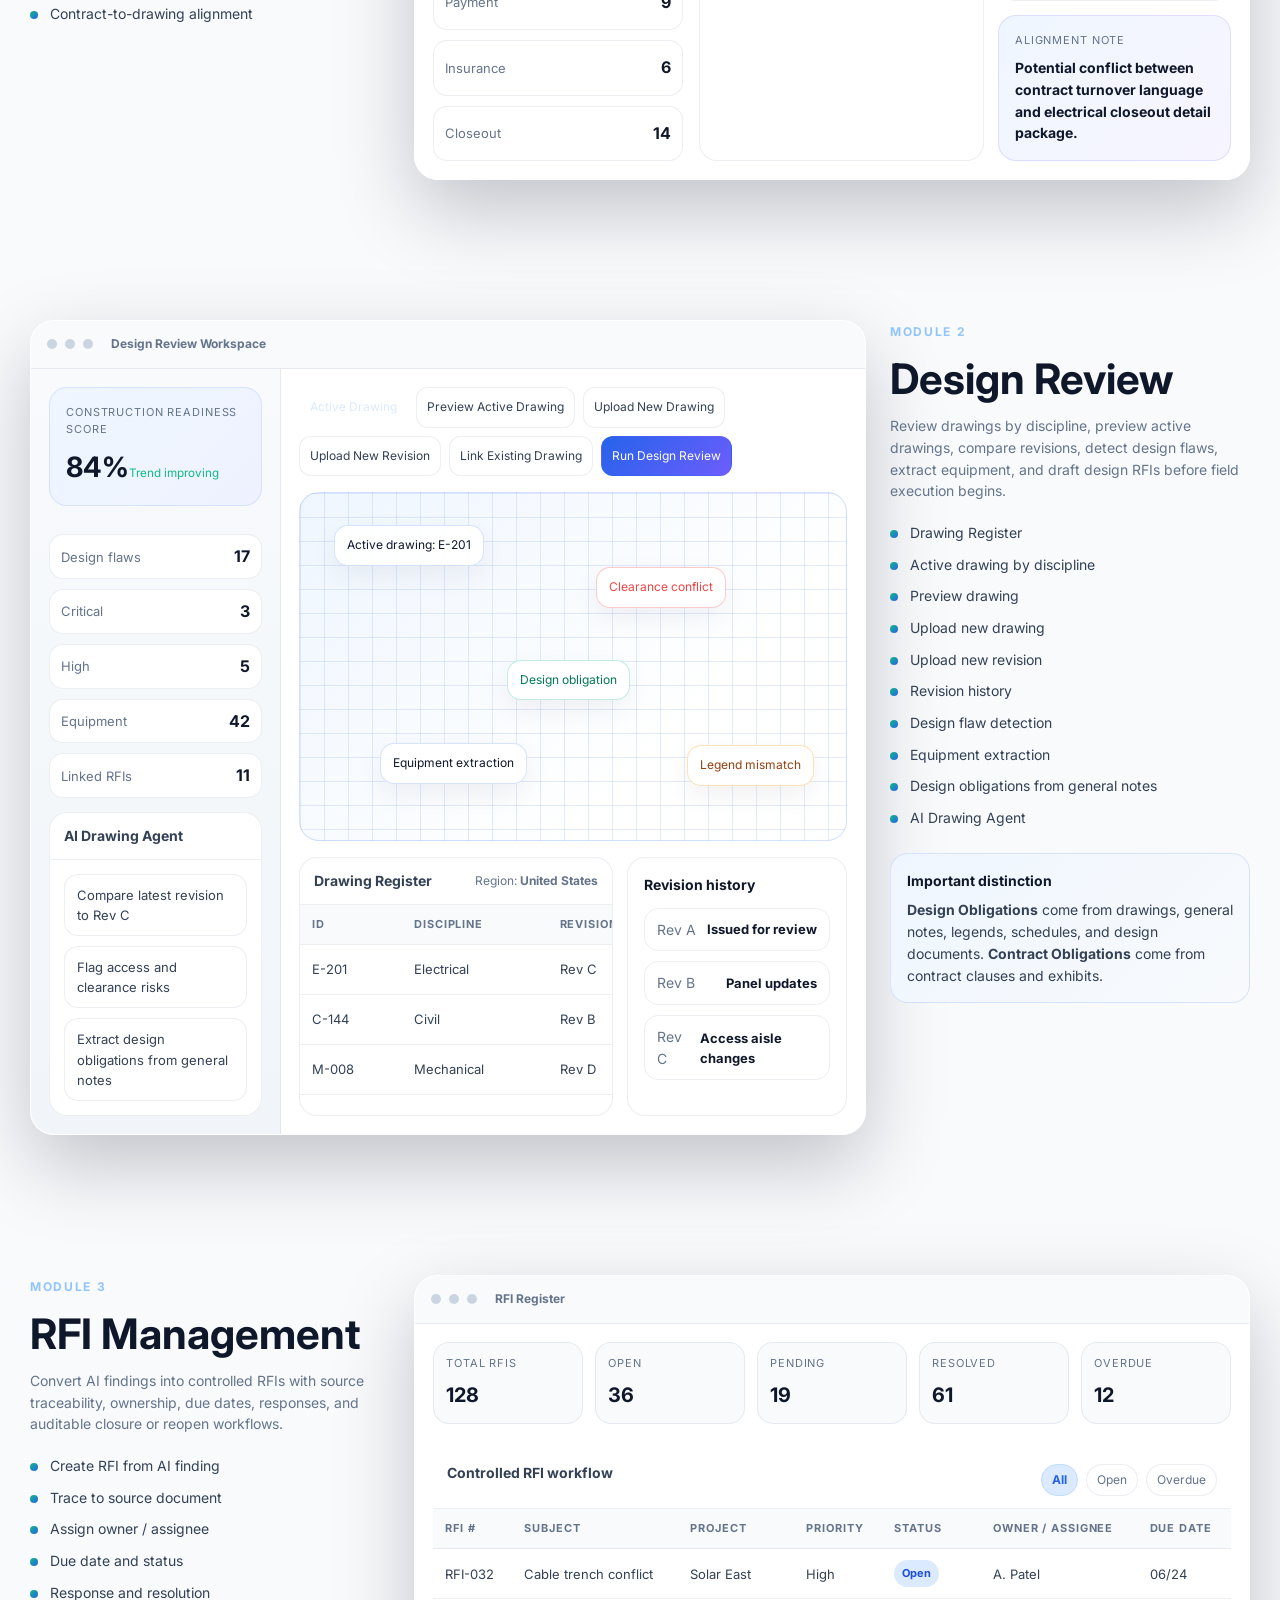
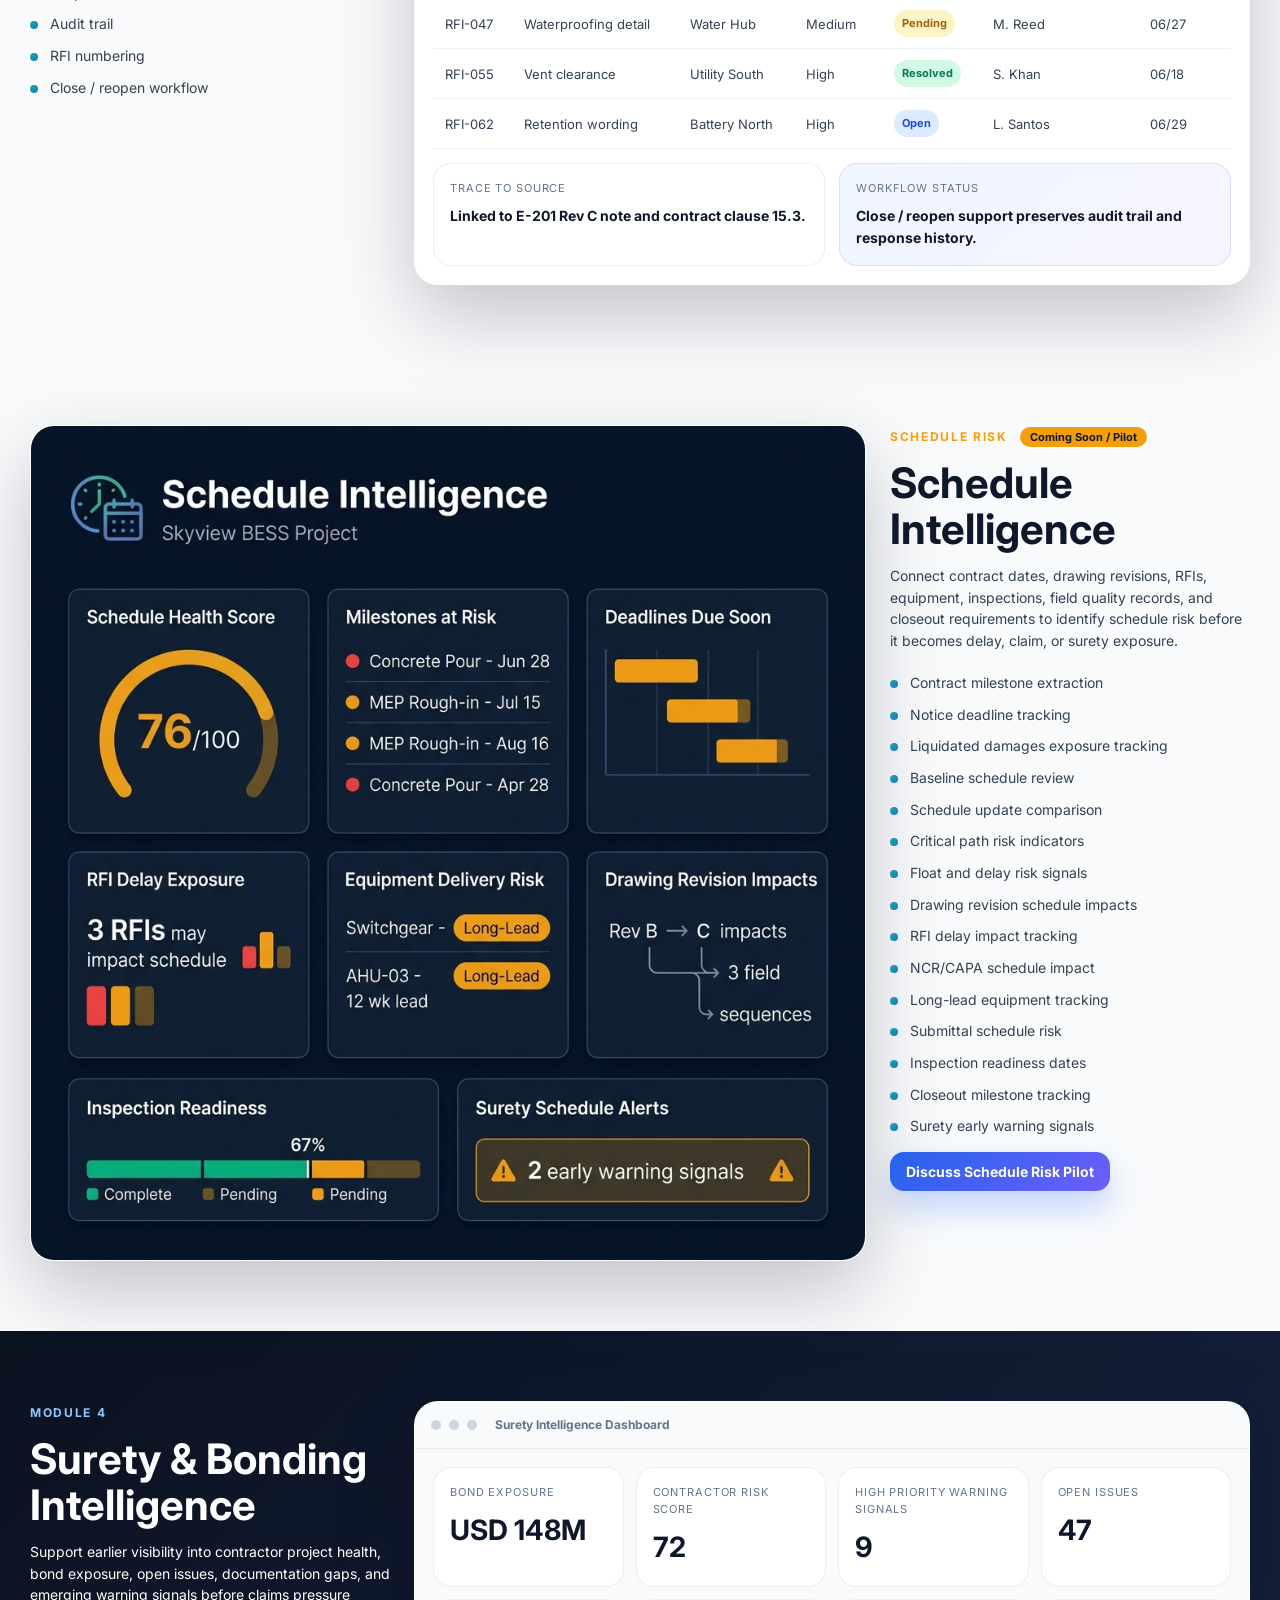
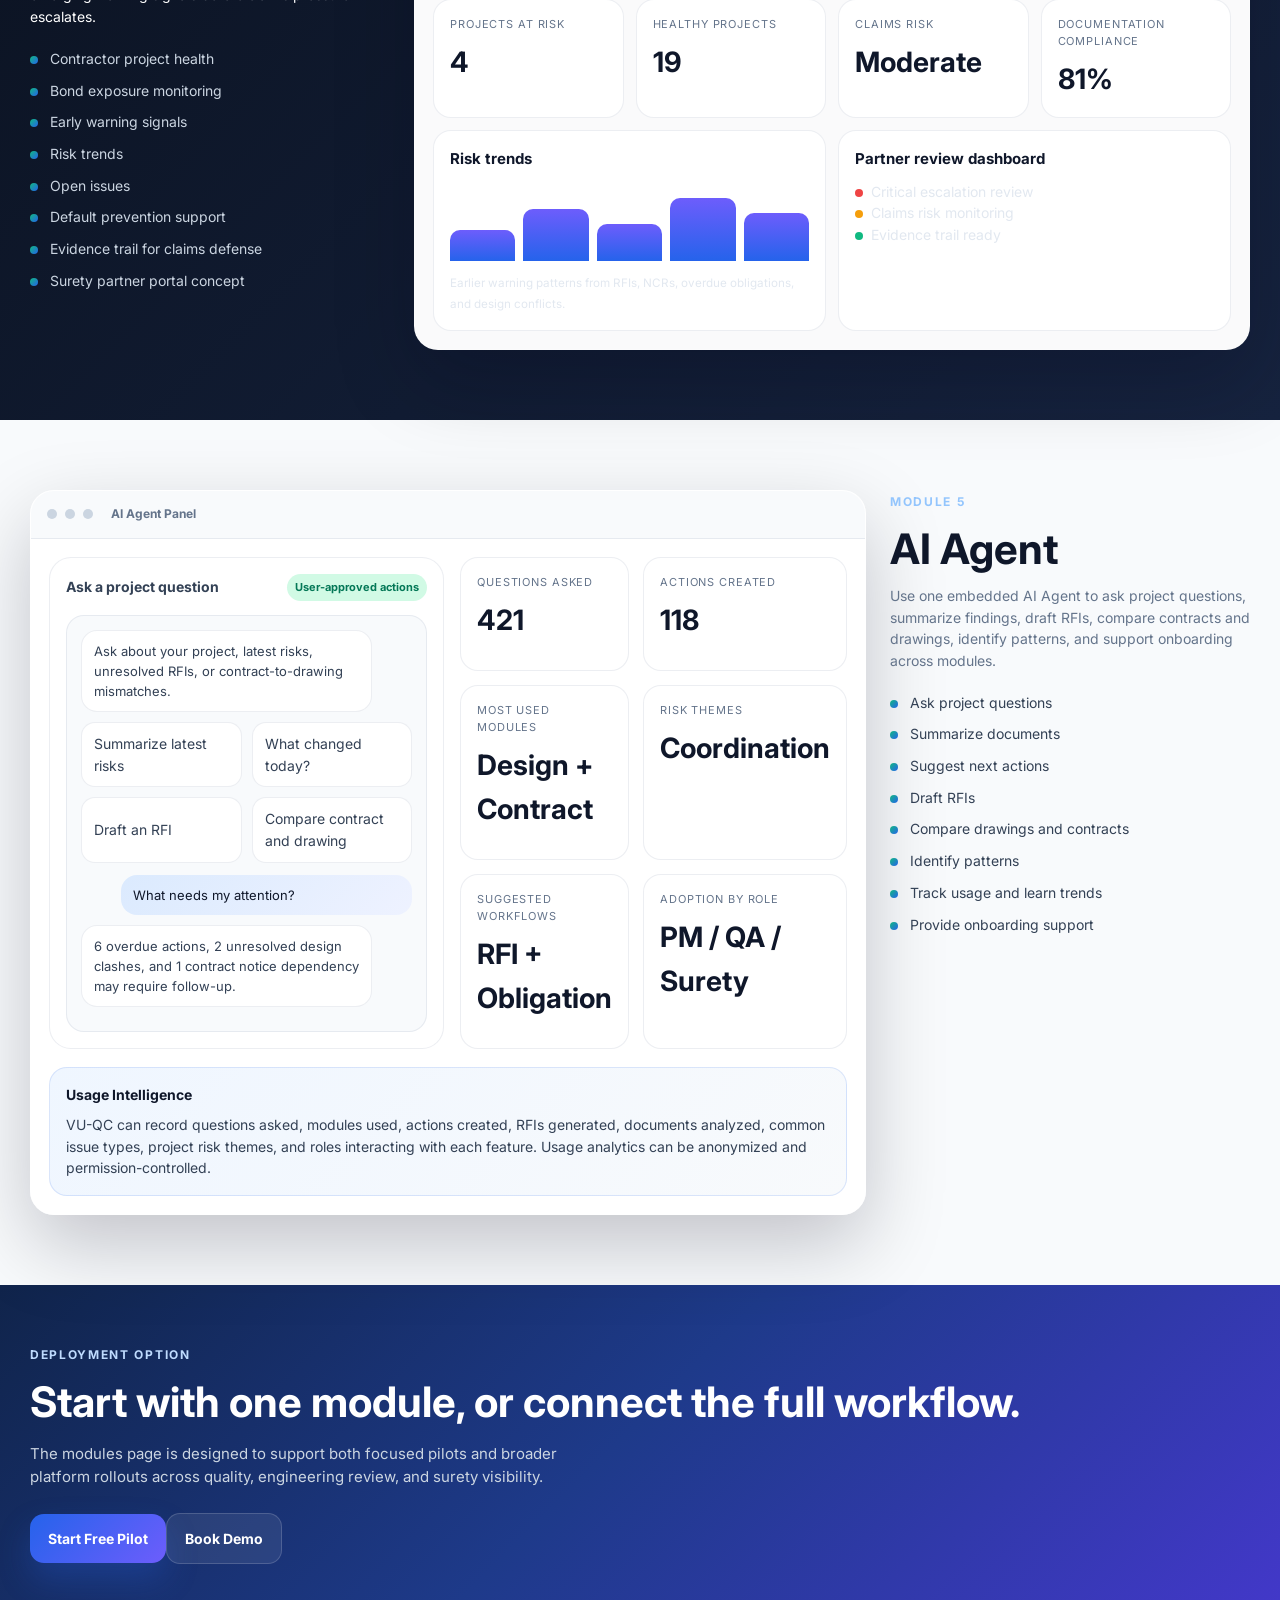
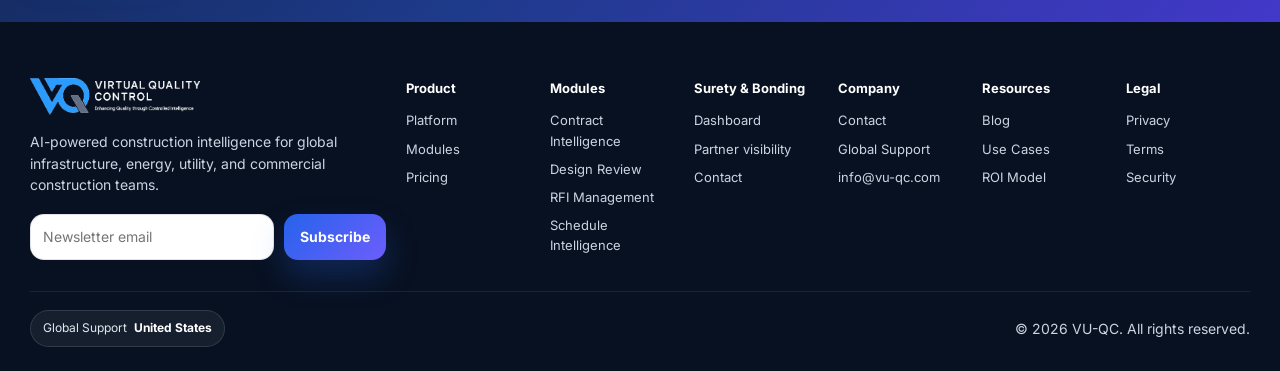
<file: modules.html>
<!DOCTYPE html><html lang="en"><head><meta charset="UTF-8" /><meta name="viewport" content="width=device-width, initial-scale=1.0" /><title>VU-QC Modules | Contract Intelligence, Design Review, RFI Management, Surety & AI Agent</title><meta name="description" content="Explore the VU-QC modules for contract intelligence, design review, RFI management, surety and bonding intelligence, and AI-guided construction workflows." /><meta name="keywords" content="AI construction quality control, pre-construction QA software, AI contract analysis construction, construction drawing review software, design flaw detection, construction obligation register, RFI management software, surety bond construction risk software, construction risk intelligence, EPC contract review software" /><meta property="og:title" content="VU-QC Modules | Premium construction intelligence workflows" /><meta property="og:description" content="See how VU-QC supports contract review, drawing review, RFI workflows, surety visibility, and AI-guided project intelligence." /><meta property="og:type" content="website" /><meta property="og:image" content="https://vu-qc.com/assets/vuqc-logo-light.png" /><meta name="theme-color" content="#0f172a" /><link rel="preconnect" href="https://fonts.googleapis.com" /><link rel="preconnect" href="https://fonts.gstatic.com" crossorigin /><link href="https://fonts.googleapis.com/css2?family=Inter:wght@400;500;600;700;800&display=swap" rel="stylesheet" /><link rel="preload" as="image" href="./assets/vuqc-logo-light.png" /><link rel="stylesheet" href="./styles.css?v=4" /><link rel="icon" href="./favicon.ico" sizes="any" /><link rel="icon" type="image/png" sizes="32x32" href="./favicon-32x32.png" /><link rel="icon" type="image/png" sizes="16x16" href="./favicon-16x16.png" /><link rel="apple-touch-icon" sizes="180x180" href="./apple-touch-icon.png" /><link rel="manifest" href="./site.webmanifest" /><meta name="application-name" content="VU-QC" /><meta name="apple-mobile-web-app-title" content="VU-QC" /><meta name="apple-mobile-web-app-capable" content="yes" /><meta name="apple-mobile-web-app-status-bar-style" content="black-translucent" /><meta name="format-detection" content="telephone=no" /><meta name="msapplication-TileColor" content="#0f172a" /><meta property="og:site_name" content="VU-QC" /><meta property="og:url" content="https://vu-qc.com/modules.html" /><meta name="twitter:card" content="summary_large_image" /><meta name="twitter:title" content="VU-QC | Catch It Before You Build It" /><meta name="twitter:description" content="AI-powered construction intelligence for contracts, drawings, QA/QC, RFIs, risk, and surety readiness." /><meta name="twitter:image" content="https://vu-qc.com/assets/vuqc-logo-light.png" /><link rel="canonical" href="https://vu-qc.com/modules.html" /><link rel="stylesheet" href="./modules.css" /><script type="application/ld+json"> { "@context": "https://schema.org", "@type": "CollectionPage", "name": "VU-QC Modules", "description": "Feature modules for contract intelligence, design review, RFI management, surety intelligence, and AI Agent workflows.", "publisher": {"@type": "Organization", "name": "VU-QC"} } </script></head><body><div class="site-shell"><header class="topbar topbar-v1">
  <div class="container topbar-inner topbar-inner-v1">
    <a class="brand brand-v1" href="./index.html" aria-label="VU-QC home">
      <img src="./assets/vuqc-logo-light.png" alt="VU-QC logo" />
    </a>

    <nav class="main-nav main-nav-v1" aria-label="Primary navigation">
      <a href="./platform.html">Platform</a>
      <a href="./modules.html">Modules</a>
      <a href="./surety.html">Surety &amp; Bonding</a>
      <a href="./ai-agent.html">AI Agent</a>
      <a href="./pricing.html">Pricing</a>
      <a href="./use-cases.html">Use Cases</a>
      <a href="./global-support.html">Global Support</a>
      <a href="./resources.html">Resources</a>
      <a href="./contact.html">Contact</a>
    </nav>

    <div class="header-actions-v1">
      <div class="select-group global-group" aria-label="Global support controls">
        <button class="select-btn select-btn-global" data-toggle="globalMenu" aria-expanded="false" aria-controls="globalMenu">
          <span class="globe-dot"></span>
          Global
          <span class="global-inline-values"><b id="langValue">EN</b> · <b id="currencyValue">USD</b> · <b id="measureValue">Metric</b></span>
        </button>
        <div class="select-menu select-menu-global wide" id="globalMenu">
          <div class="global-menu-section">
            <span class="global-menu-label">Language</span>
            <div class="global-option-row">
              <button data-lang="EN">EN</button><button data-lang="ES">ES</button><button data-lang="FR">FR</button><button data-lang="PT">PT</button><button data-lang="AR">AR</button>
            </div>
          </div>
          <div class="global-menu-section">
            <span class="global-menu-label">Currency</span>
            <div class="global-option-row">
              <button data-currency="USD">USD</button><button data-currency="CAD">CAD</button><button data-currency="EUR">EUR</button><button data-currency="GBP">GBP</button>
            </div>
          </div>
          <div class="global-menu-section">
            <span class="global-menu-label">Measurement</span>
            <div class="global-option-row">
              <button data-measure="Metric">Metric</button><button data-measure="Imperial">Imperial</button>
            </div>
          </div>
          <div class="global-menu-section">
            <span class="global-menu-label">Region</span>
            <div class="global-option-row global-option-row-region">
              <button data-region="United States">United States</button><button data-region="Canada">Canada</button><button data-region="Caribbean">Caribbean</button><button data-region="UK">UK</button><button data-region="EU">EU</button><button data-region="Middle East">Middle East</button><button data-region="Africa">Africa</button>
            </div>
          </div>
        </div>
      </div>

      <div class="header-cta header-cta-v1">
        <button class="btn ghost btn-header-ghost" data-open-demo="demoModal">Book Demo</button>
        <button class="btn primary btn-header-primary" data-open-demo="demoModal">Start Free Pilot</button>
      </div>

      <button class="mobile-menu-btn mobile-menu-btn-v1" data-toggle-mobile aria-expanded="false" aria-controls="mobileNav">Menu</button>
    </div>
  </div>

  
  <!-- Two-Column Mega Menu -->
  <div class="mega-menu" id="megaMenu" aria-hidden="true">
    <div class="mega-close-row"><button class="mega-close-btn" id="megaCloseBtn" aria-label="Close menu">&times;</button></div>
    <div class="container mega-menu-inner">
      <div class="mega-col">
        <span class="mega-label">Product</span>
        <a href="./platform.html" class="mega-link"><strong>Platform</strong><span>Core platform overview</span></a>
        <a href="./modules.html" class="mega-link"><strong>Modules</strong><span>Explore all modules</span></a>
        <a href="./ai-agent.html" class="mega-link"><strong>AI Agent</strong><span>Intelligent automation</span></a>
        <a href="./pricing.html" class="mega-link"><strong>Pricing</strong><span>Plans, transparent pricing</span></a>
      </div>
      <div class="mega-col">
        <span class="mega-label">Solutions</span>
        <a href="./surety.html" class="mega-link"><strong>Surety &amp; Bonding</strong><span>Bond management solutions</span></a>
        <a href="./use-cases.html" class="mega-link"><strong>Use Cases</strong><span>Real-world applications</span></a>
        <a href="./global-support.html" class="mega-link"><strong>Global Support</strong><span>24/7 worldwide support</span></a>
        <a href="./resources.html" class="mega-link"><strong>Resources</strong><span>Guides, docs &amp; insights</span></a>
      </div>
      <div class="mega-col">
        <span class="mega-label">Company</span>
        <a href="./contact.html" class="mega-link"><strong>About VU-QC</strong><span>Our mission &amp; team</span></a>
        <a href="./contact.html" class="mega-link"><strong>Contact</strong><span>Get in touch</span></a>
        <a href="./contact.html" class="mega-link"><strong>Careers</strong><span>Join our team</span></a>
      </div>
      <div class="mega-cta-card">
        <div class="mega-cta-icon">&#128269;</div>
        <strong>Ready to elevate quality control?</strong>
        <p>Book a demo or start a free pilot today.</p>
        <div class="mega-cta-actions">
          <button class="btn ghost btn-header-ghost" data-open-demo="demoModal">Book Demo</button>
          <button class="btn primary btn-header-primary" data-open-demo="demoModal">Start Free Pilot</button>
        </div>
        <a href="./security.html" style="margin-top:8px;font-size:12px;color:rgba(148,163,184,0.8)">Security<span style="margin-left:6px;color:rgba(148,163,184,0.5)">Trust &amp; compliance</span></a>
      </div>
    </div>
  </div>
  <div class="mega-overlay" id="megaOverlay"></div>

  <div class="mobile-nav mobile-nav-v1 mega-replaced" id="mobileNav">
    <a href="./platform.html">Platform</a>
    <a href="./modules.html">Modules</a>
    <a href="./surety.html">Surety &amp; Bonding</a>
    <a href="./ai-agent.html">AI Agent</a>
    <a href="./pricing.html">Pricing</a>
    <a href="./use-cases.html">Use Cases</a>
    <a href="./global-support.html">Global Support</a>
    <a href="./resources.html">Resources</a>
    <a href="./contact.html">Contact</a>
    <div class="mobile-global-inline">Global: <span id="mobileRegionValue">United States</span> · <span id="mobileLangValue">EN</span> · <span id="mobileCurrencyValue">USD</span></div>
  </div>
</header><main><section class="hero-section modules-hero"><div class="container modules-hero-grid"><div class="hero-copy modules-copy"><span class="eyebrow">Feature modules</span><h1>Focused modules built on one construction intelligence layer.</h1><p class="lead">VU-QC helps engineers, project managers, QA/QC teams, and surety partners find issues earlier and act faster using connected modules for contracts, drawings, RFIs, quality workflows, and partner risk visibility.</p><div class="hero-actions"><button class="btn primary lg" data-open-demo="demoModal">Start Free Pilot</button><button class="btn secondary lg" data-open-demo="demoModal">Book Demo</button></div><div class="badge-row"><span class="badge">Investor-ready UX</span><span class="badge">Compact product UI</span><span class="badge">Multi-discipline review</span><span class="badge">Surety ready</span></div></div><div class="modules-hero-visual"><div class="browser-frame hero-module-frame"><div class="browser-top"><span></span><span></span><span></span><div class="browser-title">Modules Overview</div></div><div class="hero-module-grid"><div class="hero-module-card active"><strong>Contract Intelligence</strong><small>Obligations · Risks · Notices</small></div><div class="hero-module-card"><strong>Design Review</strong><small>Drawings · Flaws · Revisions</small></div><div class="hero-module-card"><strong>RFI Management</strong><small>Owners · Due dates · Audit trail</small></div><div class="hero-module-card"><strong>Surety Intelligence</strong><small>Exposure · Signals · Health</small></div><div class="hero-module-card"><strong>AI Agent</strong><small>Ask · Summarize · Draft</small></div><div class="hero-module-card"><strong>QA/QC Workflows</strong><small>ITP · NCR · CAPA</small></div><div class="hero-mod-card"><div class="hero-mod-icon" style="background:linear-gradient(135deg,#f59e0b,#d97706);color:#0f172a">📅</div><span>Schedule Intelligence</span></div></div><div class="hero-module-bottom"><div class="mini-metric"><label>Live modules</label><strong>12</strong></div><div class="mini-metric"><label>Global selector</label><strong id="heroRegionLabel">United States</strong></div><div class="mini-metric"><label>Project mode</label><strong id="heroMeasureLabel">Metric</strong></div><div class="mini-metric"><label>Commercial view</label><strong id="heroCurrencyLabel">USD</strong></div></div></div></div></div></section><section class="section light modules-nav-band"><div class="container section-head split-head align-start"><div><span class="eyebrow">Core feature set</span><h2>Five flagship modules for the first release narrative.</h2></div><p>These sections focus on the most marketable VU-QC workflows while preserving space for the broader platform modules shown on the Platform page.</p></div><div class="container quick-jump-row"><a class="quick-jump" href="#contractModule">Contract Intelligence</a><a class="quick-jump" href="#designModule">Design Review</a><a class="quick-jump" href="#rfiModule">RFI Management</a><a class="quick-jump" href="#suretyModule">Surety &amp; Bonding</a><a class="quick-jump" href="#scheduleModule">Schedule Intelligence</a><a class="quick-jump" href="#aiModule">AI Agent</a></div></section><section class="section module-section" id="contractModule"><div class="container module-layout"><div class="module-copy sticky-copy"><span class="eyebrow">Module 1</span><h2>Contract Intelligence</h2><p class="module-intro">Review contract packages with structured extraction for obligations, risks, payment and retention language, insurance or bond requirements, closeout duties, RFI candidates, and package dependencies.</p><ul class="benefit-list small dark-text"><li>Contract package upload</li><li>Obligation extraction</li><li>Risk extraction</li><li>Payment / retention terms</li><li>Insurance / bond terms</li><li>Closeout requirements</li><li>RFI candidates</li><li>Package dependencies</li><li>Contract-to-drawing alignment</li></ul></div><div class="module-visual"><div class="browser-frame module-browser"><div class="browser-top"><span></span><span></span><span></span><div class="browser-title">Contract Intelligence Dashboard</div></div><div class="contract-mock-layout"><div class="contract-left-col"><div class="score-card small"><label>Review package</label><strong>Prime Contract</strong><small class="success">Aligned to project shell</small></div><div class="metric-list compact"><div><span>Obligations</span><strong>63</strong></div><div><span>Risks</span><strong class="warn">18</strong></div><div><span>Notices</span><strong>12</strong></div><div><span>Payment</span><strong>9</strong></div><div><span>Insurance</span><strong>6</strong></div><div><span>Closeout</span><strong>14</strong></div></div></div><div class="contract-main-col"><div class="table-head between top-actions"><div class="tab-pills small"><button class="active">RFI Candidates</button><button>Package Dependencies</button><button>Contract-to-Drawing</button></div><div class="button-pair"><button class="mini-btn">Upload Contract Package</button><button class="mini-btn primary-fill">Reanalyze</button></div></div><div class="dual-table-grid"><div class="table-card"><table><thead><tr><th>Clause</th><th>Type</th><th>Priority</th><th>Status</th></tr></thead><tbody><tr><td>6.2.4</td><td>Notice</td><td>High</td><td><span class="status pending">Review</span></td></tr><tr><td>9.1</td><td>Obligation</td><td>High</td><td><span class="status open">Open</span></td></tr><tr><td>11.8</td><td>Insurance</td><td>Medium</td><td><span class="status resolved">Tracked</span></td></tr><tr><td>15.3</td><td>Payment</td><td>High</td><td><span class="status open">Open</span></td></tr></tbody></table></div><div class="insight-stack"><div class="insight-card"><label>RFI candidate</label><strong>Clarify commissioning sequence obligations linked to drawing hold points.</strong></div><div class="insight-card"><label>Dependency</label><strong>Insurance exhibit references subcontractor notice timing not mirrored in schedule appendix.</strong></div><div class="insight-card accent-card"><label>Alignment note</label><strong>Potential conflict between contract turnover language and electrical closeout detail package.</strong></div></div></div></div></div></div></div></div></section><section class="section light module-section" id="designModule"><div class="container module-layout reverse-layout"><div class="module-copy sticky-copy"><span class="eyebrow">Module 2</span><h2>Design Review</h2><p class="module-intro">Review drawings by discipline, preview active drawings, compare revisions, detect design flaws, extract equipment, and draft design RFIs before field execution begins.</p><ul class="benefit-list small dark-text"><li>Drawing Register</li><li>Active drawing by discipline</li><li>Preview drawing</li><li>Upload new drawing</li><li>Upload new revision</li><li>Revision history</li><li>Design flaw detection</li><li>Equipment extraction</li><li>Design obligations from general notes</li><li>AI Drawing Agent</li></ul><div class="note-box"><strong>Important distinction</strong><p><b>Design Obligations</b> come from drawings, general notes, legends, schedules, and design documents. <b>Contract Obligations</b> come from contract clauses and exhibits.</p></div></div><div class="module-visual"><div class="browser-frame module-browser"><div class="browser-top"><span></span><span></span><span></span><div class="browser-title">Design Review Workspace</div></div><div class="design-workspace-layout"><aside class="design-left-rail"><div class="score-card"><label>Construction Readiness Score</label><strong>84%</strong><small class="success">Trend improving</small></div><div class="metric-list compact"><div><span>Design flaws</span><strong>17</strong></div><div><span>Critical</span><strong class="danger">3</strong></div><div><span>High</span><strong class="warn">5</strong></div><div><span>Equipment</span><strong>42</strong></div><div><span>Linked RFIs</span><strong>11</strong></div></div><div class="table-card"><div class="table-head"><strong>AI Drawing Agent</strong></div><div class="agent-mini-list"><div>Compare latest revision to Rev C</div><div>Flag access and clearance risks</div><div>Extract design obligations from general notes</div></div></div></aside><div class="design-main-panel"><div class="panel-toolbar"><span class="chip">Active Drawing</span><button class="mini-btn" data-open-preview>Preview Active Drawing</button><button class="mini-btn">Upload New Drawing</button><button class="mini-btn">Upload New Revision</button><button class="mini-btn">Link Existing Drawing</button><button class="mini-btn primary-fill">Run Design Review</button></div><div class="blueprint-canvas tall-canvas"><div class="bp-box bp-1">Active drawing: E-201</div><div class="bp-box bp-2 danger">Clearance conflict</div><div class="bp-box bp-3 warn">Legend mismatch</div><div class="bp-box bp-4">Equipment extraction</div><div class="bp-box bp-5 success">Design obligation</div></div><div class="design-bottom-grid"><div class="table-card"><div class="table-head"><strong>Drawing Register</strong><span class="small-label">Region: <b id="drawingRegion">United States</b></span></div><table><thead><tr><th>ID</th><th>Discipline</th><th>Revision</th><th>Status</th></tr></thead><tbody><tr><td>E-201</td><td>Electrical</td><td>Rev C</td><td><span class="status open">Active</span></td></tr><tr><td>C-144</td><td>Civil</td><td>Rev B</td><td><span class="status pending">Review</span></td></tr><tr><td>M-008</td><td>Mechanical</td><td>Rev D</td><td><span class="status resolved">Approved</span></td></tr></tbody></table></div><div class="revision-card"><strong>Revision history</strong><div class="revision-row"><span>Rev A</span><b>Issued for review</b></div><div class="revision-row"><span>Rev B</span><b>Panel updates</b></div><div class="revision-row"><span>Rev C</span><b>Access aisle changes</b></div></div></div></div></div></div></div></div></section><section class="section module-section" id="rfiModule"><div class="container module-layout"><div class="module-copy sticky-copy"><span class="eyebrow">Module 3</span><h2>RFI Management</h2><p class="module-intro">Convert AI findings into controlled RFIs with source traceability, ownership, due dates, responses, and auditable closure or reopen workflows.</p><ul class="benefit-list small dark-text"><li>Create RFI from AI finding</li><li>Trace to source document</li><li>Assign owner / assignee</li><li>Due date and status</li><li>Response and resolution</li><li>Audit trail</li><li>RFI numbering</li><li>Close / reopen workflow</li></ul></div><div class="module-visual"><div class="browser-frame module-browser"><div class="browser-top"><span></span><span></span><span></span><div class="browser-title">RFI Register</div></div><div class="rfi-layout"><div class="rfi-summary-grid"><div class="mini-metric"><label>Total RFIs</label><strong>128</strong></div><div class="mini-metric"><label>Open</label><strong>36</strong></div><div class="mini-metric"><label>Pending</label><strong>19</strong></div><div class="mini-metric"><label>Resolved</label><strong>61</strong></div><div class="mini-metric"><label>Overdue</label><strong class="danger">12</strong></div></div><div class="rfi-table-shell"><div class="table-head between"><strong>Controlled RFI workflow</strong><div class="tab-pills small"><button class="active">All</button><button>Open</button><button>Overdue</button></div></div><table><thead><tr><th>RFI #</th><th>Subject</th><th>Project</th><th>Priority</th><th>Status</th><th>Owner / Assignee</th><th>Due date</th></tr></thead><tbody><tr><td>RFI-032</td><td>Cable trench conflict</td><td>Solar East</td><td>High</td><td><span class="status open">Open</span></td><td>A. Patel</td><td>06/24</td></tr><tr><td>RFI-047</td><td>Waterproofing detail</td><td>Water Hub</td><td>Medium</td><td><span class="status pending">Pending</span></td><td>M. Reed</td><td>06/27</td></tr><tr><td>RFI-055</td><td>Vent clearance</td><td>Utility South</td><td>High</td><td><span class="status resolved">Resolved</span></td><td>S. Khan</td><td>06/18</td></tr><tr><td>RFI-062</td><td>Retention wording</td><td>Battery North</td><td>High</td><td><span class="status open">Open</span></td><td>L. Santos</td><td>06/29</td></tr></tbody></table></div><div class="rfi-side-cards"><div class="insight-card"><label>Trace to source</label><strong>Linked to E-201 Rev C note and contract clause 15.3.</strong></div><div class="insight-card accent-card"><label>Workflow status</label><strong>Close / reopen support preserves audit trail and response history.</strong></div></div></div></div></div></div></section><section class="section light module-section" id="scheduleModule"><div class="container"><div class="module-layout reverse-layout"><div class="module-copy sticky-copy"><span class="eyebrow" style="color:#f59e0b">Schedule Risk</span> <span style="background:#f59e0b;color:#0f172a;font-size:11px;font-weight:700;padding:3px 10px;border-radius:99px;margin-left:8px">Coming Soon / Pilot</span><h2>Schedule Intelligence</h2><p class="intro">Connect contract dates, drawing revisions, RFIs, equipment, inspections, field quality records, and closeout requirements to identify schedule risk before it becomes delay, claim, or surety exposure.</p><ul class="benefit-list"><li>Contract milestone extraction</li><li>Notice deadline tracking</li><li>Liquidated damages exposure tracking</li><li>Baseline schedule review</li><li>Schedule update comparison</li><li>Critical path risk indicators</li><li>Float and delay risk signals</li><li>Drawing revision schedule impacts</li><li>RFI delay impact tracking</li><li>NCR/CAPA schedule impact</li><li>Long-lead equipment tracking</li><li>Submittal schedule risk</li><li>Inspection readiness dates</li><li>Closeout milestone tracking</li><li>Surety early warning signals</li></ul><a href="./contact.html" class="btn primary">Discuss Schedule Risk Pilot</a></div><div class="module-visual"><div class="browser-frame"><div class="frame-dots"><i></i><i></i><i></i></div><img src="./assets/schedule-intelligence-dashboard.png" alt="Schedule Intelligence Dashboard" style="width:100%;border-radius:0 0 16px 16px"></div></div></div></div></section><section class="section dark module-section" id="suretyModule"><div class="container module-layout dark-layout"><div class="module-copy sticky-copy dark-copy"><span class="eyebrow">Module 4</span><h2>Surety &amp; Bonding Intelligence</h2><p class="module-intro">Support earlier visibility into contractor project health, bond exposure, open issues, documentation gaps, and emerging warning signals before claims pressure escalates.</p><ul class="benefit-list"><li>Contractor project health</li><li>Bond exposure monitoring</li><li>Early warning signals</li><li>Risk trends</li><li>Open issues</li><li>Default prevention support</li><li>Evidence trail for claims defense</li><li>Surety partner portal concept</li></ul></div><div class="module-visual"><div class="browser-frame dark-frame module-browser"><div class="browser-top"><span></span><span></span><span></span><div class="browser-title">Surety Intelligence Dashboard</div></div><div class="surety-mock-grid"><div class="dash-stat"><label>Bond Exposure</label><strong id="suretyCurrency">USD 148M</strong></div><div class="dash-stat"><label>Contractor Risk Score</label><strong>72</strong></div><div class="dash-stat"><label>High Priority Warning Signals</label><strong class="warn">9</strong></div><div class="dash-stat"><label>Open Issues</label><strong>47</strong></div><div class="dash-stat"><label>Projects at Risk</label><strong class="danger">4</strong></div><div class="dash-stat"><label>Healthy Projects</label><strong class="success">19</strong></div><div class="dash-stat"><label>Claims Risk</label><strong class="warn">Moderate</strong></div><div class="dash-stat"><label>Documentation Compliance</label><strong>81%</strong></div><div class="trend-card wide-card"><h4>Risk trends</h4><div class="bars"><span></span><span></span><span></span><span></span><span></span></div><small>Earlier warning patterns from RFIs, NCRs, overdue obligations, and design conflicts.</small></div><div class="alert-card wide-card"><h4>Partner review dashboard</h4><p><span class="dot red"></span>Critical escalation review</p><p><span class="dot amber"></span>Claims risk monitoring</p><p><span class="dot green"></span>Evidence trail ready</p></div></div></div></div></div></section><section class="section light module-section" id="aiModule"><div class="container module-layout reverse-layout"><div class="module-copy sticky-copy"><span class="eyebrow">Module 5</span><h2>AI Agent</h2><p class="module-intro">Use one embedded AI Agent to ask project questions, summarize findings, draft RFIs, compare contracts and drawings, identify patterns, and support onboarding across modules.</p><ul class="benefit-list small dark-text"><li>Ask project questions</li><li>Summarize documents</li><li>Suggest next actions</li><li>Draft RFIs</li><li>Compare drawings and contracts</li><li>Identify patterns</li><li>Track usage and learn trends</li><li>Provide onboarding support</li></ul></div><div class="module-visual"><div class="browser-frame module-browser"><div class="browser-top"><span></span><span></span><span></span><div class="browser-title">AI Agent Panel</div></div><div class="ai-module-grid"><div class="chat-panel module-chat-panel"><div class="chat-head"><strong>Ask a project question</strong><span class="status resolved">User-approved actions</span></div><div class="chat-box"><div class="chat-msg ai">Ask about your project, latest risks, unresolved RFIs, or contract-to-drawing mismatches.</div><div class="prompt-grid"><button class="prompt">Summarize latest risks</button><button class="prompt">What changed today?</button><button class="prompt">Draft an RFI</button><button class="prompt">Compare contract and drawing</button></div><div class="chat-msg user">What needs my attention?</div><div class="chat-msg ai">6 overdue actions, 2 unresolved design clashes, and 1 contract notice dependency may require follow-up.</div></div></div><div class="usage-side-grid"><div class="dash-stat"><label>Questions asked</label><strong>421</strong></div><div class="dash-stat"><label>Actions created</label><strong>118</strong></div><div class="dash-stat"><label>Most used modules</label><strong>Design + Contract</strong></div><div class="dash-stat"><label>Risk themes</label><strong>Coordination</strong></div><div class="dash-stat"><label>Suggested workflows</label><strong>RFI + Obligation</strong></div><div class="dash-stat"><label>Adoption by role</label><strong>PM / QA / Surety</strong></div></div></div><div class="usage-intelligence-band"><strong>Usage Intelligence</strong><p>VU-QC can record questions asked, modules used, actions created, RFIs generated, documents analyzed, common issue types, project risk themes, and roles interacting with each feature. Usage analytics can be anonymized and permission-controlled.</p></div></div></div></div></section><section class="section modules-cta-band gradient-band"><div class="container platform-cta-grid"><div><span class="eyebrow light-text">Deployment option</span><h2>Start with one module, or connect the full workflow.</h2><p class="lead compact-lead">The modules page is designed to support both focused pilots and broader platform rollouts across quality, engineering review, and surety visibility.</p></div><div class="cta-box-group"><button class="btn primary lg" data-open-demo="demoModal">Start Free Pilot</button><button class="btn secondary lg" data-open-demo="demoModal">Book Demo</button></div></div></section></main><footer class="footer" id="contact"><div class="container footer-grid"><div><img class="footer-logo" src="./assets/vuqc-logo-light.png" alt="VU-QC logo" /><p>AI-powered construction intelligence for global infrastructure, energy, utility, and commercial construction teams.</p><form class="newsletter"><input type="email" placeholder="Newsletter email" aria-label="Newsletter email" /><button type="button" class="btn primary">Subscribe</button></form></div><div><h4>Product</h4><a href="./platform.html">Platform</a><a href="./modules.html">Modules</a><a href="./pricing.html">Pricing</a></div><div><h4>Modules</h4><a href="./modules.html#contractModule">Contract Intelligence</a><a href="./modules.html#designModule">Design Review</a><a href="./modules.html#rfiModule">RFI Management</a><a href="#scheduleModule">Schedule Intelligence</a></div><div><h4>Surety &amp; Bonding</h4><a href="./surety.html">Dashboard</a><a href="./surety.html">Partner visibility</a><a href="./contact.html">Contact</a></div><div><h4>Company</h4><a href="./contact.html">Contact</a><a href="./global-support.html">Global Support</a><a href="mailto:info@vu-qc.com">info@vu-qc.com</a></div><div><h4>Resources</h4><a href="./resources.html">Blog</a><a href="./use-cases.html">Use Cases</a><a href="./pricing.html">ROI Model</a></div><div><h4>Legal</h4><a href="./privacy.html">Privacy</a><a href="./terms.html">Terms</a><a href="./security.html">Security</a></div></div><div class="container footer-bottom"><div class="select-group footer-select"><button class="select-btn" data-toggle="footerRegion">Global Support <span id="footerRegionValue">United States</span></button><div class="select-menu wide" id="footerRegion"><button data-footer-region="United States">United States</button><button data-footer-region="Canada">Canada</button><button data-footer-region="Caribbean">Caribbean</button><button data-footer-region="UK">UK</button><button data-footer-region="EU">EU</button><button data-footer-region="Middle East">Middle East</button><button data-footer-region="Africa">Africa</button></div></div><p>© 2026 VU-QC. All rights reserved.</p></div></footer></div><div class="modal" id="previewModal" aria-hidden="true"><div class="modal-card wide"><div class="modal-head"><h3>Preview Active Drawing</h3><button class="close-btn" data-close-modal>&times;</button></div><div class="blueprint-canvas modal-blueprint"><div class="bp-box bp-1">Switchgear layout</div><div class="bp-box bp-2 danger">Conflict with access aisle</div><div class="bp-box bp-3 warn">Clearance note mismatch</div><div class="bp-box bp-4">Equipment tag extraction</div></div></div></div><div class="modal" id="demoModal" aria-hidden="true"><div class="modal-card"><div class="modal-head"><h3>Start Free Pilot / Book Demo</h3><button class="close-btn" data-close-modal>&times;</button></div><form class="demo-form"><div class="form-grid"><label>Name<input type="text" placeholder="Your name" /></label><label>Email<input type="email" placeholder="name@company.com" /></label><label>Company<input type="text" placeholder="Company" /></label><label>Role<input type="text" placeholder="Project executive, QA/QC, surety, PM" /></label><label>Country / Region<input type="text" placeholder="United States" /></label><label>Project Type<select><option>Solar</option><option>Wind</option><option>Battery Storage</option><option>Substation</option><option>Water / Wastewater</option><option>Commercial</option><option>Industrial</option><option>Infrastructure</option><option>Other</option></select></label><label>Number of active projects<input type="number" value="5" /></label><label>Interested modules<select><option>Contract Intelligence</option><option>Design Review</option><option>RFI Management</option><option>Surety & Bonding</option><option>Full Platform</option></select></label><label class="full">Message<textarea rows="4" placeholder="Tell us about your pilot goals."></textarea></label></div><div class="form-actions"><button type="button" class="btn ghost" data-close-modal>Close</button><button type="button" class="btn primary">Request Demo</button></div><small>Prefer email? <a href="mailto:info@vu-qc.com">info@vu-qc.com</a></small></form></div></div><div class="assistant-widget" id="assistantWidget"><button class="assistant-trigger" id="assistantTrigger">Ask VU-QC</button><div class="assistant-drawer" id="assistantDrawer" aria-hidden="true"><div class="assistant-head"><strong>VU-QC AI Assistant</strong><button class="close-btn small" id="assistantClose">&times;</button></div><div class="assistant-body"><div class="chat-msg ai">Suggested questions</div><div class="prompt-grid single"><button class="assistant-prompt">Which module should I start with?</button><button class="assistant-prompt">How does Contract Intelligence work?</button><button class="assistant-prompt">How does Design Review work?</button><button class="assistant-prompt">How can surety partners use this?</button><button class="assistant-prompt">What does the free pilot include?</button><button class="assistant-prompt">Can VU-QC support global projects?</button></div><div class="chat-log" id="assistantLog"></div></div><div class="usage-tracker">Usage event recorded</div></div></div><script>
const canned = { 'Which module should I start with?': 'Most teams begin with Contract Intelligence and Design Review on one real project, then extend into RFIs, obligations, and surety reporting.', 'How does Contract Intelligence work?': 'The module helps extract obligations, risks, payment terms, insurance language, closeout items, and potential RFI candidates from uploaded contract packages.', 'How does Design Review work?': 'Design Review helps teams review active drawings, compare revisions, detect design flaws, extract equipment, and identify design obligations from notes and schedules.', 'How can surety partners use this?': 'Surety partners can monitor bond exposure, warning signals, open issues, documentation gaps, and project health trends in one dashboard view.', 'What does the free pilot include?': 'The page positions a real-project pilot focused on core modules, limited analysis runs, and a practical evaluation path without overstating production scope.', 'Can VU-QC support global projects?': 'Yes — visible language, currency, measurement, and region selectors reinforce a global-ready operating model.' };

/* ====== SHARED SITE JS ====== */
const currentPage = window.location.pathname.split('/').pop() || 'index.html';
const mobileNav = document.getElementById('mobileNav');
const mobileMenuBtn = document.querySelector('[data-toggle-mobile]');

document.querySelectorAll('.main-nav a, .mobile-nav a').forEach(link => {
  const href = (link.getAttribute('href') || '').replace('./', '');
  const target = href.split('#')[0] || 'index.html';
  if (target === currentPage) {
    link.classList.add('active');
    link.setAttribute('aria-current', 'page');
  } else {
    link.removeAttribute('aria-current');
  }
});

document.querySelectorAll('.mobile-nav a').forEach(link => link.addEventListener('click', () => {
  mobileNav?.classList.remove('open');
  mobileMenuBtn?.setAttribute('aria-expanded', 'false');
}));

document.querySelector('[data-toggle-mobile]')?.addEventListener('click', toggleMegaMenu);

/* Mega Menu Toggle */
const megaMenu = document.getElementById('megaMenu');
const megaOverlay = document.getElementById('megaOverlay');
const megaCloseBtn = document.getElementById('megaCloseBtn');

function openMegaMenu() {
  megaMenu?.classList.add('open');
  megaOverlay?.classList.add('open');
  megaMenu?.setAttribute('aria-hidden', 'false');
  mobileMenuBtn?.setAttribute('aria-expanded', 'true');
  mobileMenuBtn.textContent = 'Close';
}
function closeMegaMenu() {
  megaMenu?.classList.remove('open');
  megaOverlay?.classList.remove('open');
  megaMenu?.setAttribute('aria-hidden', 'true');
  mobileMenuBtn?.setAttribute('aria-expanded', 'false');
  mobileMenuBtn.textContent = 'Menu';
}
function toggleMegaMenu() {
  if (megaMenu?.classList.contains('open')) { closeMegaMenu(); } else { openMegaMenu(); }
}

megaCloseBtn?.addEventListener('click', closeMegaMenu);
megaOverlay?.addEventListener('click', closeMegaMenu);
document.addEventListener('keydown', e => { if (e.key === 'Escape') closeMegaMenu(); });

/* Highlight active page in mega menu */
document.querySelectorAll('.mega-link').forEach(link => {
  const href = (link.getAttribute('href') || '').replace('./', '');
  const target = href.split('#')[0] || 'index.html';
  if (target === currentPage) {
    link.classList.add('active');
    link.setAttribute('aria-current', 'page');
  }
});


/* Dropdown menu toggle */
const toggleMenu = (id) => document.getElementById(id)?.classList.toggle('open');
document.querySelectorAll('[data-toggle]').forEach(btn => btn.addEventListener('click', e => {
  e.stopPropagation();
  toggleMenu(btn.dataset.toggle);
}));
document.addEventListener('click', () => document.querySelectorAll('.select-menu').forEach(m => m.classList.remove('open')));

/* Global Selector Handlers */
document.querySelectorAll('[data-lang]').forEach(b => b.onclick = () => {
  const v = b.dataset.lang;
  const el = document.getElementById('langValue');
  if (el) el.textContent = v;
  const mobileLang = document.getElementById('mobileLangValue');
  if (mobileLang) mobileLang.textContent = v;
});

document.querySelectorAll('[data-currency]').forEach(b => b.onclick = () => {
  const v = b.dataset.currency;
  const el = document.getElementById('currencyValue');
  if (el) el.textContent = v;
  const mobileCurrency = document.getElementById('mobileCurrencyValue');
  if (mobileCurrency) mobileCurrency.textContent = v;
  const currencyHero = document.getElementById('currencyHero');
  if (currencyHero) currencyHero.textContent = `${v} 148M`;
  const currencyBadge = document.getElementById('currencyBadge');
  if (currencyBadge) currencyBadge.textContent = v;
  const exposureValue = document.getElementById('exposureValue');
  if (exposureValue) exposureValue.textContent = `${v} 148M`;
  
  if (typeof updatePricing === 'function') {
    currentCurrency = v;
    updatePricing();
  }
});

document.querySelectorAll('[data-measure]').forEach(b => b.onclick = () => {
  const v = b.dataset.measure;
  const el = document.getElementById('measureValue');
  if (el) el.textContent = v;
  
  if (typeof updatePricing === 'function') {
    updatePricing();
  }
});

document.querySelectorAll('[data-region]').forEach(b => b.onclick = () => {
  const v = b.dataset.region;
  const el = document.getElementById('regionValue');
  if (el) el.textContent = v;
  const regionLabel = document.getElementById('regionLabel');
  if (regionLabel) regionLabel.textContent = v;
  const heroRegionLabel = document.getElementById('heroRegionLabel');
  if (heroRegionLabel) heroRegionLabel.textContent = v;
  const footerRegion = document.getElementById('footerRegionValue');
  if (footerRegion) footerRegion.textContent = v;
  const mobileRegion = document.getElementById('mobileRegionValue');
  if (mobileRegion) mobileRegion.textContent = v;
  
  if (typeof updatePricing === 'function') {
    updatePricing();
  }
});

document.querySelectorAll('[data-footer-region]').forEach(b => b.onclick = () => {
  const v = b.dataset.footerRegion;
  const footerRegion = document.getElementById('footerRegionValue');
  if (footerRegion) footerRegion.textContent = v;
  const regionValue = document.getElementById('regionValue');
  if (regionValue) regionValue.textContent = v;
  const mobileRegion = document.getElementById('mobileRegionValue');
  if (mobileRegion) mobileRegion.textContent = v;
  
  if (typeof updatePricing === 'function') {
    updatePricing();
  }
});

/* Modals */
const openModal = (id) => { closeMegaMenu(); document.getElementById(id)?.classList.add('open'); };
const closeModals = () => document.querySelectorAll('.modal').forEach(m => m.classList.remove('open'));
document.querySelectorAll('[data-open-demo]').forEach(b => b.onclick = () => openModal(b.dataset.openDemo));
document.querySelector('[data-open-preview]')?.addEventListener('click', () => openModal('previewModal'));
document.querySelectorAll('[data-close-modal]').forEach(b => b.onclick = closeModals);
document.querySelectorAll('.modal').forEach(m => m.addEventListener('click', e => {
  if (e.target === m) closeModals();
}));

/* Assistant Drawer */
const drawer = document.getElementById('assistantDrawer');
const log = document.getElementById('assistantLog');
const assistantTrigger = document.getElementById('assistantTrigger');
if (assistantTrigger) {
  assistantTrigger.onclick = () => drawer?.classList.toggle('open');
}
const assistantClose = document.getElementById('assistantClose');
if (assistantClose) {
  assistantClose.onclick = () => drawer?.classList.remove('open');
}
document.querySelectorAll('.assistant-prompt').forEach(btn => btn.onclick = () => {
  const q = btn.textContent.trim();
  if (typeof canned !== 'undefined' && canned[q]) {
    log?.insertAdjacentHTML('beforeend', `<div class="chat-msg user">${q}</div><div class="chat-msg ai">${canned[q]}</div>`);
  } else {
    log?.insertAdjacentHTML('beforeend', `<div class="chat-msg user">${q}</div><div class="chat-msg ai">Please contact us for more details.</div>`);
  }
  if (log) log.scrollTop = log.scrollHeight;
});
</script></body></html>
</file>
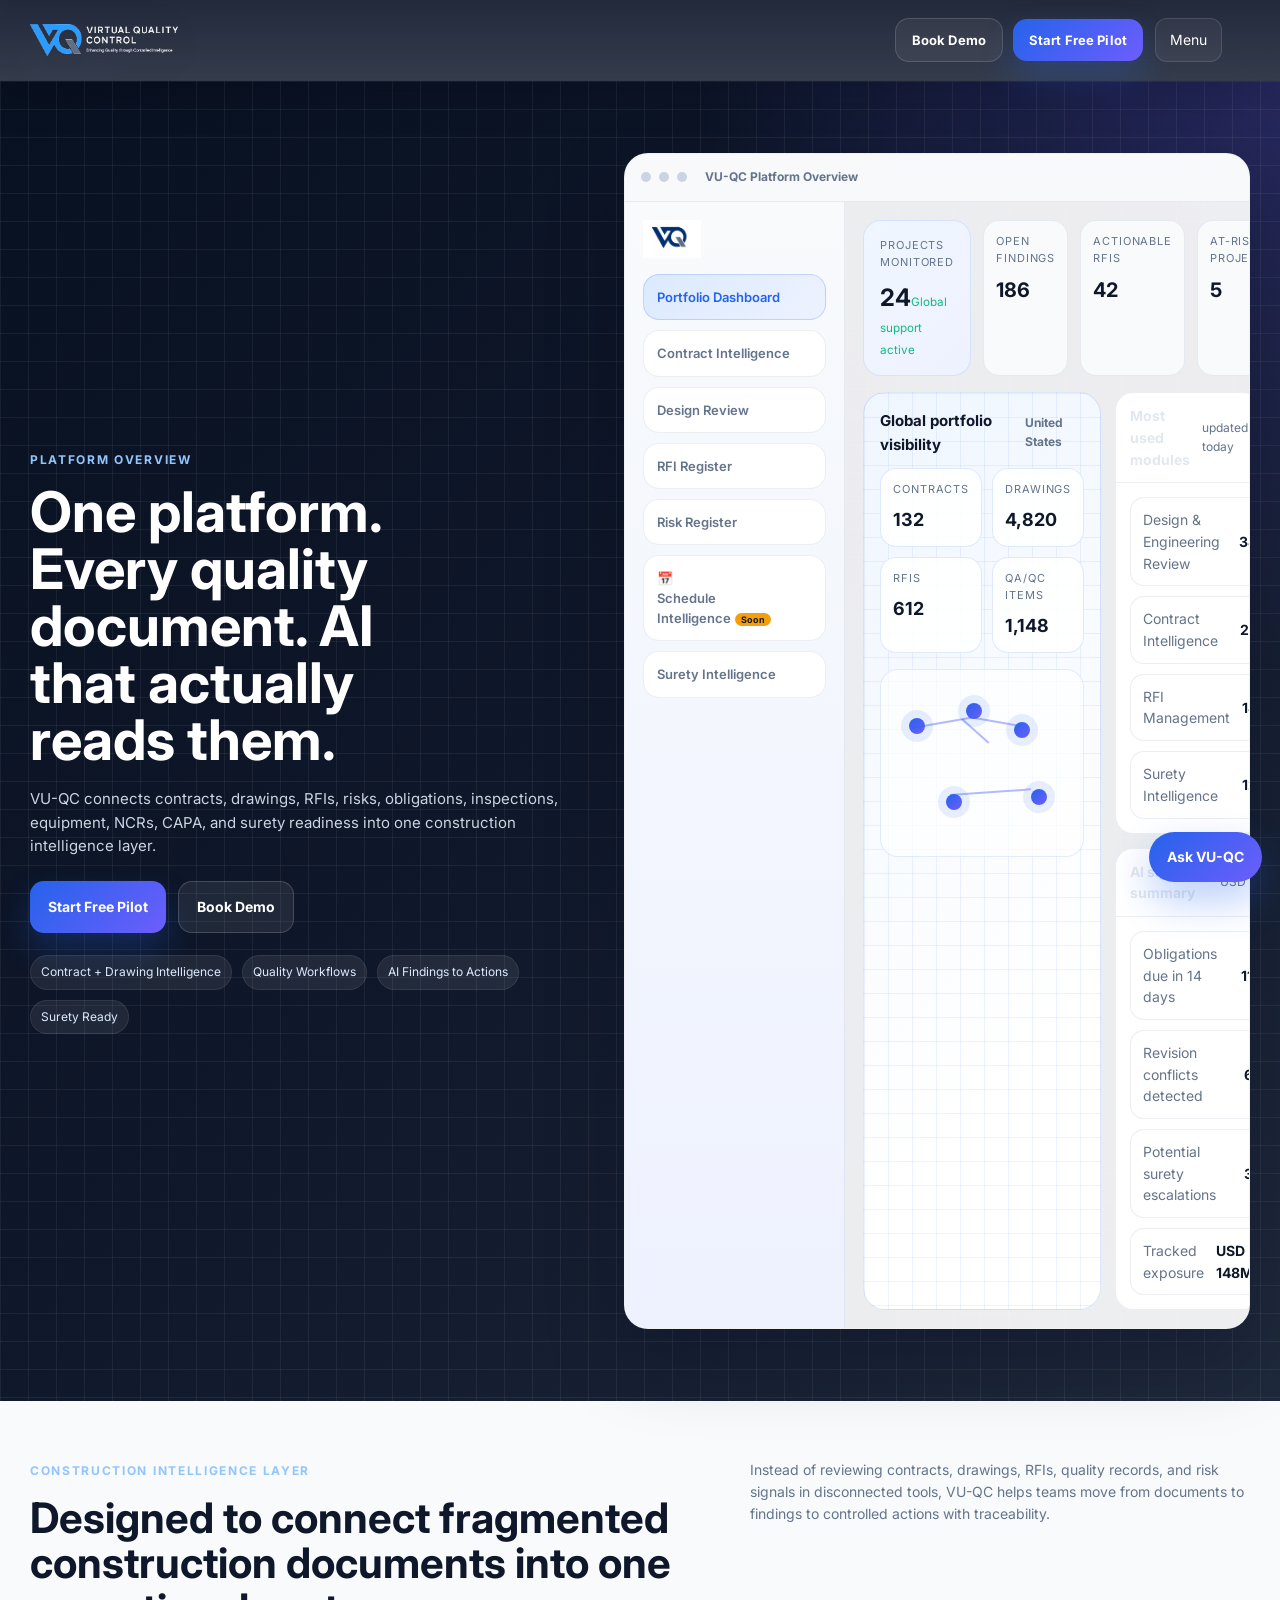
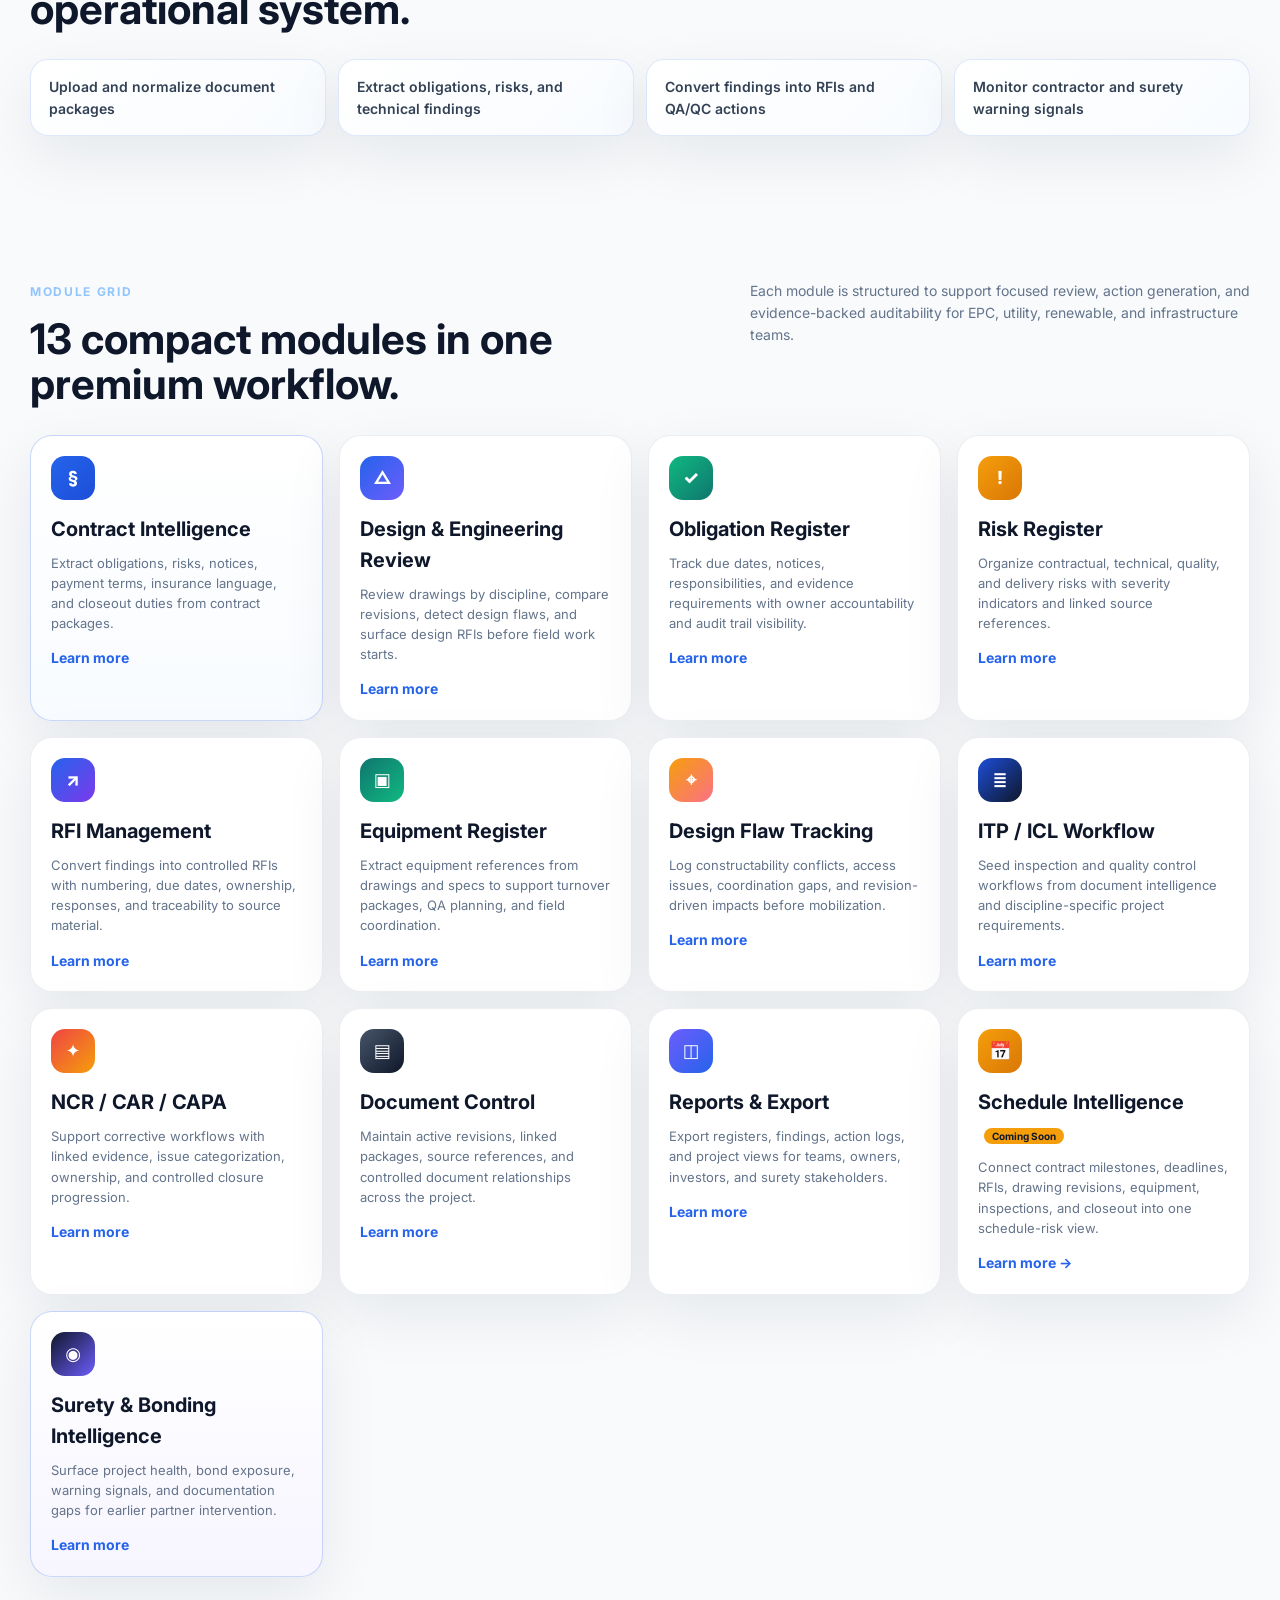
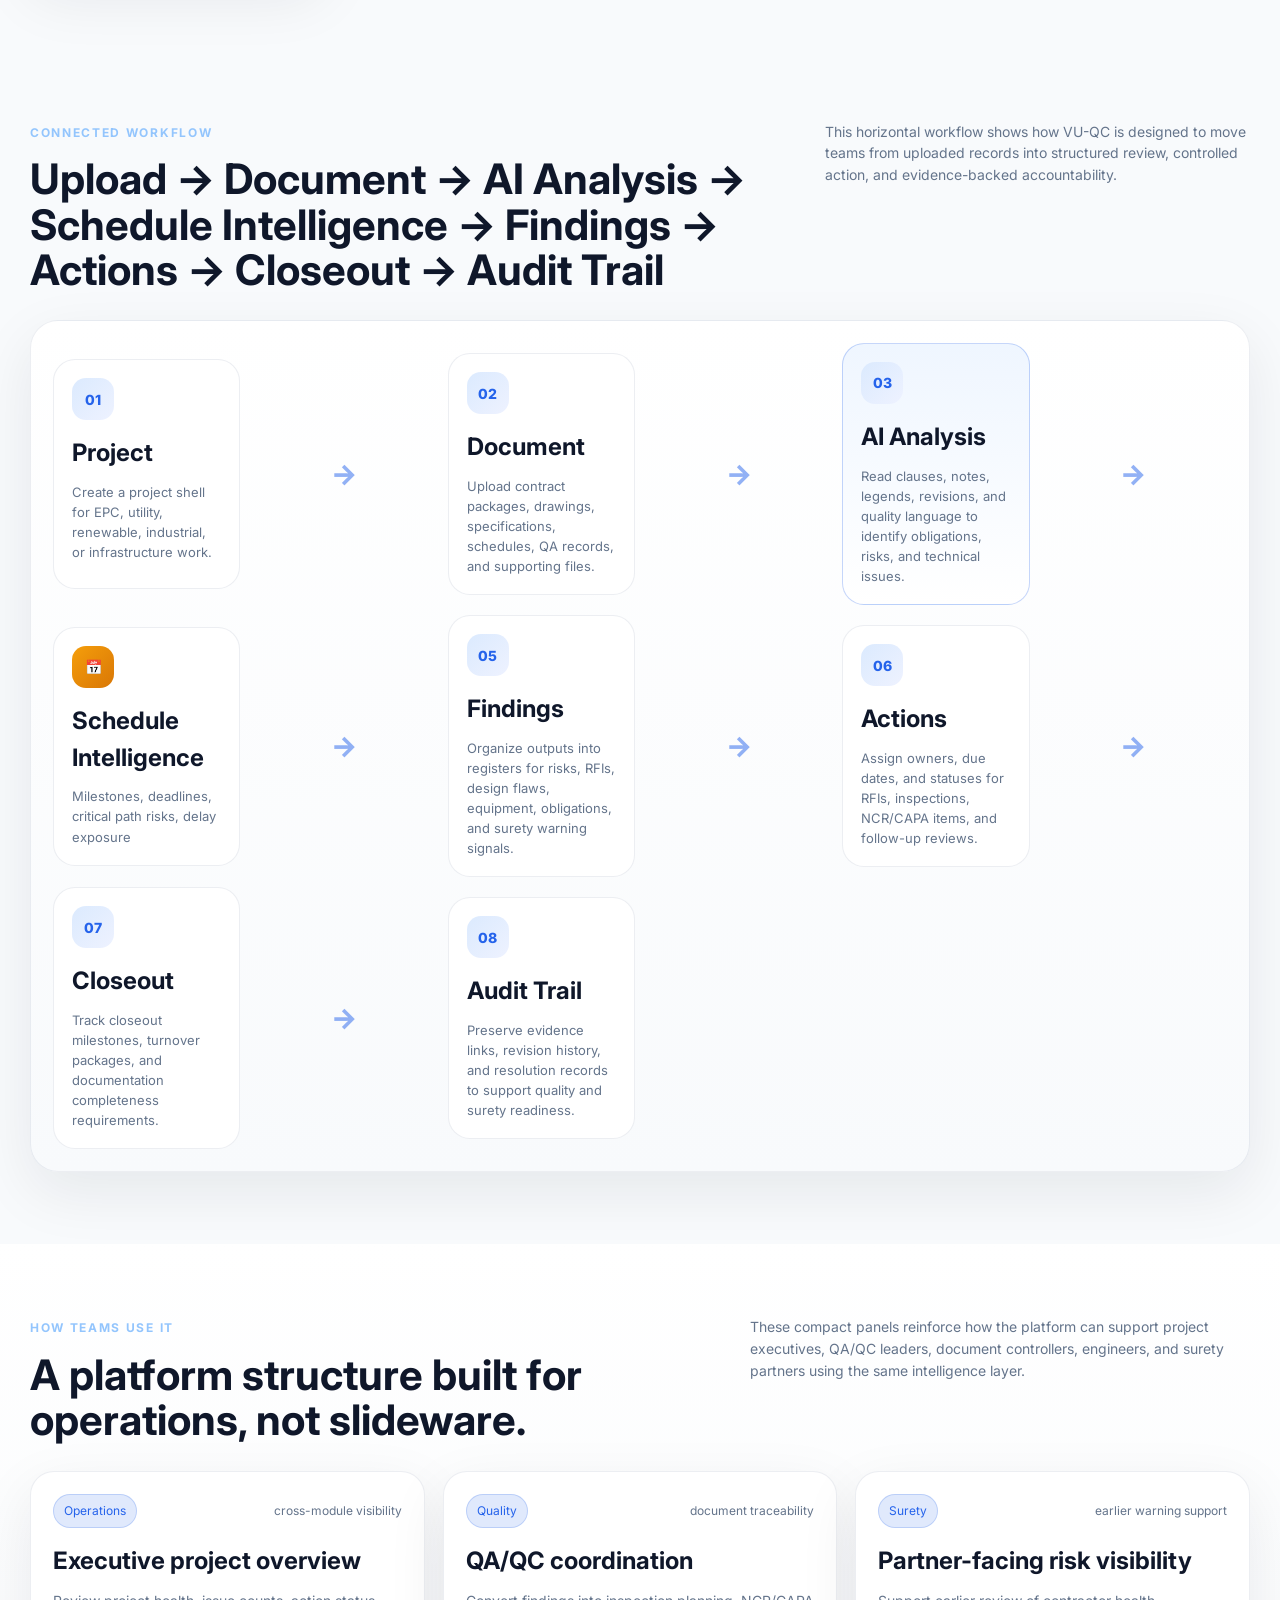
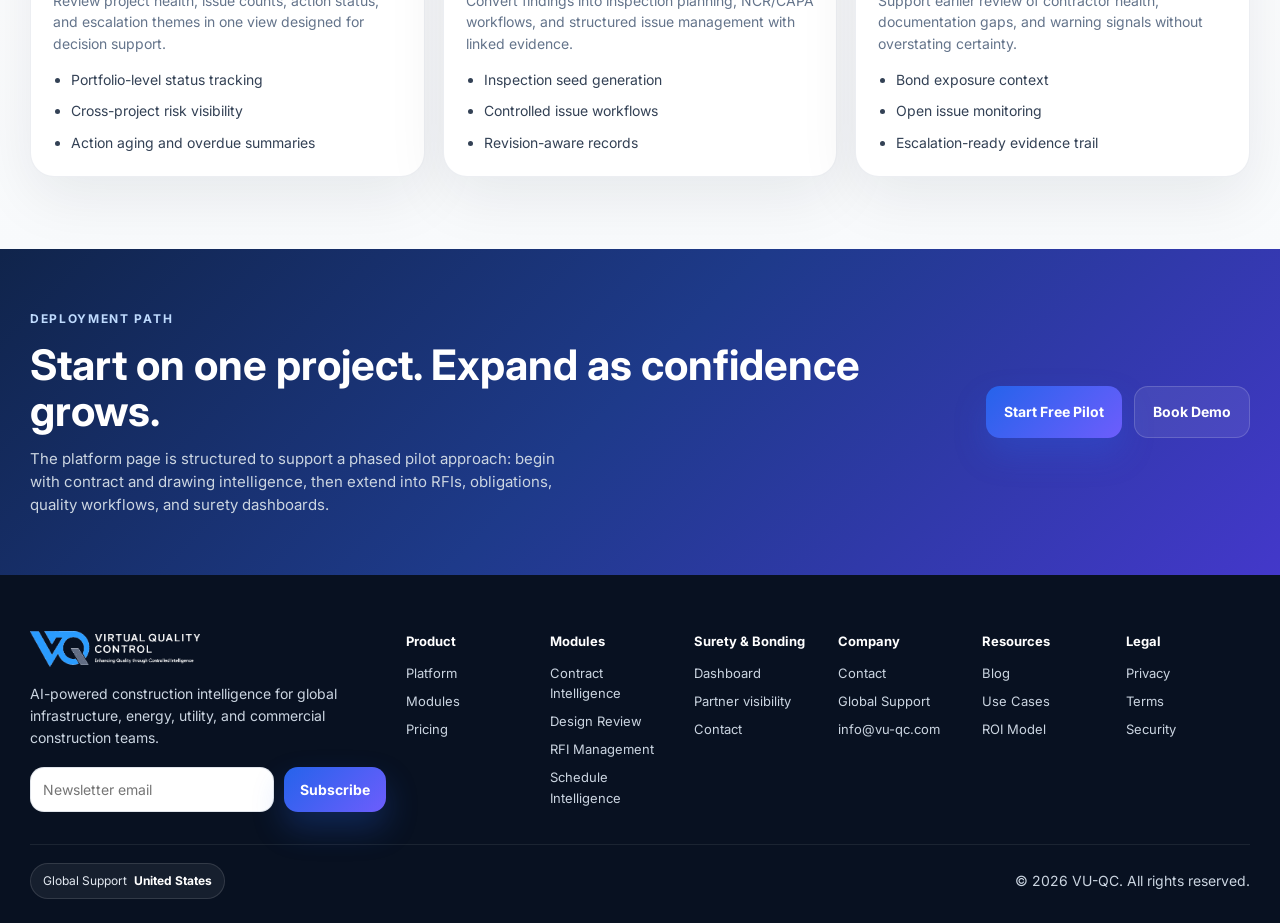
<file: platform.html>
<!DOCTYPE html><html lang="en"><head><meta charset="UTF-8" /><meta name="viewport" content="width=device-width, initial-scale=1.0" /><title>VU-QC Platform | Construction Intelligence Layer for Contracts, Drawings, RFIs, and Surety</title><meta name="description" content="Explore the VU-QC platform: one construction intelligence layer connecting contracts, drawings, RFIs, obligations, risks, QA/QC workflows, and surety readiness." /><meta name="keywords" content="AI construction quality control, pre-construction QA software, AI contract analysis construction, construction drawing review software, design flaw detection, construction obligation register, RFI management software, surety bond construction risk software, construction risk intelligence, EPC contract review software" /><meta property="og:title" content="VU-QC Platform | One platform. Every quality document." /><meta property="og:description" content="One construction intelligence layer connecting quality documents, AI findings, actions, and audit trail workflows." /><meta property="og:type" content="website" /><meta property="og:image" content="https://vu-qc.com/assets/vuqc-logo-light.png" /><meta name="theme-color" content="#0f172a" /><link rel="preconnect" href="https://fonts.googleapis.com" /><link rel="preconnect" href="https://fonts.gstatic.com" crossorigin /><link href="https://fonts.googleapis.com/css2?family=Inter:wght@400;500;600;700;800&display=swap" rel="stylesheet" /><link rel="preload" as="image" href="./assets/vuqc-logo-light.png" /><link rel="stylesheet" href="./styles.css?v=4" /><link rel="icon" href="./favicon.ico" sizes="any" /><link rel="icon" type="image/png" sizes="32x32" href="./favicon-32x32.png" /><link rel="icon" type="image/png" sizes="16x16" href="./favicon-16x16.png" /><link rel="apple-touch-icon" sizes="180x180" href="./apple-touch-icon.png" /><link rel="manifest" href="./site.webmanifest" /><meta name="application-name" content="VU-QC" /><meta name="apple-mobile-web-app-title" content="VU-QC" /><meta name="apple-mobile-web-app-capable" content="yes" /><meta name="apple-mobile-web-app-status-bar-style" content="black-translucent" /><meta name="format-detection" content="telephone=no" /><meta name="msapplication-TileColor" content="#0f172a" /><meta property="og:site_name" content="VU-QC" /><meta property="og:url" content="https://vu-qc.com/platform.html" /><meta name="twitter:card" content="summary_large_image" /><meta name="twitter:title" content="VU-QC | Catch It Before You Build It" /><meta name="twitter:description" content="AI-powered construction intelligence for contracts, drawings, QA/QC, RFIs, risk, and surety readiness." /><meta name="twitter:image" content="https://vu-qc.com/assets/vuqc-logo-light.png" /><link rel="canonical" href="https://vu-qc.com/platform.html" /><link rel="stylesheet" href="./platform.css" /><script type="application/ld+json"> { "@context": "https://schema.org", "@type": "WebPage", "name": "VU-QC Platform", "description": "One platform that connects contracts, drawings, RFIs, risks, obligations, inspections, equipment, NCRs, CAPA, and surety readiness into one construction intelligence layer.", "publisher": {"@type": "Organization", "name": "VU-QC"} } </script></head><body><div class="site-shell"><header class="topbar topbar-v1">
  <div class="container topbar-inner topbar-inner-v1">
    <a class="brand brand-v1" href="./index.html" aria-label="VU-QC home">
      <img src="./assets/vuqc-logo-light.png" alt="VU-QC logo" />
    </a>

    <nav class="main-nav main-nav-v1" aria-label="Primary navigation">
      <a href="./platform.html">Platform</a>
      <a href="./modules.html">Modules</a>
      <a href="./surety.html">Surety &amp; Bonding</a>
      <a href="./ai-agent.html">AI Agent</a>
      <a href="./pricing.html">Pricing</a>
      <a href="./use-cases.html">Use Cases</a>
      <a href="./global-support.html">Global Support</a>
      <a href="./resources.html">Resources</a>
      <a href="./contact.html">Contact</a>
    </nav>

    <div class="header-actions-v1">
      <div class="select-group global-group" aria-label="Global support controls">
        <button class="select-btn select-btn-global" data-toggle="globalMenu" aria-expanded="false" aria-controls="globalMenu">
          <span class="globe-dot"></span>
          Global
          <span class="global-inline-values"><b id="langValue">EN</b> · <b id="currencyValue">USD</b> · <b id="measureValue">Metric</b></span>
        </button>
        <div class="select-menu select-menu-global wide" id="globalMenu">
          <div class="global-menu-section">
            <span class="global-menu-label">Language</span>
            <div class="global-option-row">
              <button data-lang="EN">EN</button><button data-lang="ES">ES</button><button data-lang="FR">FR</button><button data-lang="PT">PT</button><button data-lang="AR">AR</button>
            </div>
          </div>
          <div class="global-menu-section">
            <span class="global-menu-label">Currency</span>
            <div class="global-option-row">
              <button data-currency="USD">USD</button><button data-currency="CAD">CAD</button><button data-currency="EUR">EUR</button><button data-currency="GBP">GBP</button>
            </div>
          </div>
          <div class="global-menu-section">
            <span class="global-menu-label">Measurement</span>
            <div class="global-option-row">
              <button data-measure="Metric">Metric</button><button data-measure="Imperial">Imperial</button>
            </div>
          </div>
          <div class="global-menu-section">
            <span class="global-menu-label">Region</span>
            <div class="global-option-row global-option-row-region">
              <button data-region="United States">United States</button><button data-region="Canada">Canada</button><button data-region="Caribbean">Caribbean</button><button data-region="UK">UK</button><button data-region="EU">EU</button><button data-region="Middle East">Middle East</button><button data-region="Africa">Africa</button>
            </div>
          </div>
        </div>
      </div>

      <div class="header-cta header-cta-v1">
        <button class="btn ghost btn-header-ghost" data-open-demo="demoModal">Book Demo</button>
        <button class="btn primary btn-header-primary" data-open-demo="demoModal">Start Free Pilot</button>
      </div>

      <button class="mobile-menu-btn mobile-menu-btn-v1" data-toggle-mobile aria-expanded="false" aria-controls="mobileNav">Menu</button>
    </div>
  </div>

  
  <!-- Two-Column Mega Menu -->
  <div class="mega-menu" id="megaMenu" aria-hidden="true">
    <div class="mega-close-row"><button class="mega-close-btn" id="megaCloseBtn" aria-label="Close menu">&times;</button></div>
    <div class="container mega-menu-inner">
      <div class="mega-col">
        <span class="mega-label">Product</span>
        <a href="./platform.html" class="mega-link"><strong>Platform</strong><span>Core platform overview</span></a>
        <a href="./modules.html" class="mega-link"><strong>Modules</strong><span>Explore all modules</span></a>
        <a href="./ai-agent.html" class="mega-link"><strong>AI Agent</strong><span>Intelligent automation</span></a>
        <a href="./pricing.html" class="mega-link"><strong>Pricing</strong><span>Plans, transparent pricing</span></a>
      </div>
      <div class="mega-col">
        <span class="mega-label">Solutions</span>
        <a href="./surety.html" class="mega-link"><strong>Surety &amp; Bonding</strong><span>Bond management solutions</span></a>
        <a href="./use-cases.html" class="mega-link"><strong>Use Cases</strong><span>Real-world applications</span></a>
        <a href="./global-support.html" class="mega-link"><strong>Global Support</strong><span>24/7 worldwide support</span></a>
        <a href="./resources.html" class="mega-link"><strong>Resources</strong><span>Guides, docs &amp; insights</span></a>
      </div>
      <div class="mega-col">
        <span class="mega-label">Company</span>
        <a href="./contact.html" class="mega-link"><strong>About VU-QC</strong><span>Our mission &amp; team</span></a>
        <a href="./contact.html" class="mega-link"><strong>Contact</strong><span>Get in touch</span></a>
        <a href="./contact.html" class="mega-link"><strong>Careers</strong><span>Join our team</span></a>
      </div>
      <div class="mega-cta-card">
        <div class="mega-cta-icon">&#128269;</div>
        <strong>Ready to elevate quality control?</strong>
        <p>Book a demo or start a free pilot today.</p>
        <div class="mega-cta-actions">
          <button class="btn ghost btn-header-ghost" data-open-demo="demoModal">Book Demo</button>
          <button class="btn primary btn-header-primary" data-open-demo="demoModal">Start Free Pilot</button>
        </div>
        <a href="./security.html" style="margin-top:8px;font-size:12px;color:rgba(148,163,184,0.8)">Security<span style="margin-left:6px;color:rgba(148,163,184,0.5)">Trust &amp; compliance</span></a>
      </div>
    </div>
  </div>
  <div class="mega-overlay" id="megaOverlay"></div>

  <div class="mobile-nav mobile-nav-v1 mega-replaced" id="mobileNav">
    <a href="./platform.html">Platform</a>
    <a href="./modules.html">Modules</a>
    <a href="./surety.html">Surety &amp; Bonding</a>
    <a href="./ai-agent.html">AI Agent</a>
    <a href="./pricing.html">Pricing</a>
    <a href="./use-cases.html">Use Cases</a>
    <a href="./global-support.html">Global Support</a>
    <a href="./resources.html">Resources</a>
    <a href="./contact.html">Contact</a>
    <div class="mobile-global-inline">Global: <span id="mobileRegionValue">United States</span> · <span id="mobileLangValue">EN</span> · <span id="mobileCurrencyValue">USD</span></div>
  </div>
</header><main><section class="hero-section platform-hero"><div class="container platform-hero-grid"><div class="hero-copy platform-copy"><span class="eyebrow">Platform overview</span><h1>One platform. Every quality document. AI that actually reads them.</h1><p class="lead">VU-QC connects contracts, drawings, RFIs, risks, obligations, inspections, equipment, NCRs, CAPA, and surety readiness into one construction intelligence layer.</p><div class="hero-actions"><button class="btn primary lg" data-open-demo="demoModal">Start Free Pilot</button><button class="btn secondary lg" data-open-demo="demoModal">Book Demo</button></div><div class="badge-row"><span class="badge">Contract + Drawing Intelligence</span><span class="badge">Quality Workflows</span><span class="badge">AI Findings to Actions</span><span class="badge">Surety Ready</span></div></div><div class="platform-hero-visual"><div class="browser-frame platform-frame"><div class="browser-top"><span></span><span></span><span></span><div class="browser-title">VU-QC Platform Overview</div></div><div class="platform-surface"><aside class="platform-sidebar"><img src="./assets/vuqc-mark-2.png" alt="VU-QC mark" class="mark-mini" /><div class="sidebar-nav-card active">Portfolio Dashboard</div><div class="sidebar-nav-card">Contract Intelligence</div><div class="sidebar-nav-card">Design Review</div><div class="sidebar-nav-card">RFI Register</div><div class="sidebar-nav-card">Risk Register</div><div class="sidebar-nav-card"><div class="sidebar-icon">📅</div><span>Schedule Intelligence</span><span style="background:#f59e0b;color:#0f172a;font-size:9px;font-weight:700;padding:1px 6px;border-radius:99px;margin-left:4px">Soon</span></div><div class="sidebar-nav-card">Surety Intelligence</div></aside><div class="platform-main"><div class="platform-main-top"><div class="score-card compact-score"><label>Projects monitored</label><strong>24</strong><small class="success">Global support active</small></div><div class="mini-metric"><label>Open findings</label><strong>186</strong></div><div class="mini-metric"><label>Actionable RFIs</label><strong>42</strong></div><div class="mini-metric"><label>At-risk projects</label><strong class="warn">5</strong></div></div><div class="platform-canvas-grid"><div class="platform-map-card"><div class="map-topline"><strong>Global portfolio visibility</strong><span id="heroRegionLabel">United States</span></div><div class="signal-grid"><div class="signal-card"><label>Contracts</label><strong>132</strong></div><div class="signal-card"><label>Drawings</label><strong>4,820</strong></div><div class="signal-card"><label>RFIs</label><strong>612</strong></div><div class="signal-card"><label>QA/QC items</label><strong>1,148</strong></div></div><div class="portfolio-map"><div class="node n1"></div><div class="node n2"></div><div class="node n3"></div><div class="node n4"></div><div class="node n5"></div><div class="map-line l1"></div><div class="map-line l2"></div><div class="map-line l3"></div><div class="map-line l4"></div></div></div><div class="insight-column"><div class="table-card"><div class="table-head"><strong>Most used modules</strong><span class="small-label">updated today</span></div><div class="rank-list"><div><span>Design &amp; Engineering Review</span><b>34%</b></div><div><span>Contract Intelligence</span><b>27%</b></div><div><span>RFI Management</span><b>18%</b></div><div><span>Surety Intelligence</span><b>12%</b></div></div></div><div class="table-card"><div class="table-head"><strong>AI signal summary</strong><span class="small-label" id="currencyBadge">USD</span></div><div class="signal-list"><div><span>Obligations due in 14 days</span><b>11</b></div><div><span>Revision conflicts detected</span><b>6</b></div><div><span>Potential surety escalations</span><b>3</b></div><div><span>Tracked exposure</span><b id="exposureValue">USD 148M</b></div></div></div></div></div></div></div></div></div></div></section><section class="section light platform-intro"><div class="container split-head section-head align-start"><div><span class="eyebrow">Construction intelligence layer</span><h2>Designed to connect fragmented construction documents into one operational system.</h2></div><p>Instead of reviewing contracts, drawings, RFIs, quality records, and risk signals in disconnected tools, VU-QC helps teams move from documents to findings to controlled actions with traceability.</p></div><div class="container capability-row"><div class="capability-pill">Upload and normalize document packages</div><div class="capability-pill">Extract obligations, risks, and technical findings</div><div class="capability-pill">Convert findings into RFIs and QA/QC actions</div><div class="capability-pill">Monitor contractor and surety warning signals</div></div></section><section class="section" id="moduleGrid"><div class="container section-head split-head align-start"><div><span class="eyebrow">Module grid</span><h2>13 compact modules in one premium workflow.</h2></div><p>Each module is structured to support focused review, action generation, and evidence-backed auditability for EPC, utility, renewable, and infrastructure teams.</p></div><div class="container module-grid"><article class="module-card active-card"><div class="module-icon contract">§</div><h3>Contract Intelligence</h3><p>Extract obligations, risks, notices, payment terms, insurance language, and closeout duties from contract packages.</p><a href="#workflow" class="text-link">Learn more</a></article><article class="module-card"><div class="module-icon design">△</div><h3>Design &amp; Engineering Review</h3><p>Review drawings by discipline, compare revisions, detect design flaws, and surface design RFIs before field work starts.</p><a href="#workflow" class="text-link">Learn more</a></article><article class="module-card"><div class="module-icon obligation">✓</div><h3>Obligation Register</h3><p>Track due dates, notices, responsibilities, and evidence requirements with owner accountability and audit trail visibility.</p><a href="#workflow" class="text-link">Learn more</a></article><article class="module-card"><div class="module-icon risk">!</div><h3>Risk Register</h3><p>Organize contractual, technical, quality, and delivery risks with severity indicators and linked source references.</p><a href="#workflow" class="text-link">Learn more</a></article><article class="module-card"><div class="module-icon rfi">↗</div><h3>RFI Management</h3><p>Convert findings into controlled RFIs with numbering, due dates, ownership, responses, and traceability to source material.</p><a href="#workflow" class="text-link">Learn more</a></article><article class="module-card"><div class="module-icon equipment">▣</div><h3>Equipment Register</h3><p>Extract equipment references from drawings and specs to support turnover packages, QA planning, and field coordination.</p><a href="#workflow" class="text-link">Learn more</a></article><article class="module-card"><div class="module-icon flaw">⌖</div><h3>Design Flaw Tracking</h3><p>Log constructability conflicts, access issues, coordination gaps, and revision-driven impacts before mobilization.</p><a href="#workflow" class="text-link">Learn more</a></article><article class="module-card"><div class="module-icon itp">≣</div><h3>ITP / ICL Workflow</h3><p>Seed inspection and quality control workflows from document intelligence and discipline-specific project requirements.</p><a href="#workflow" class="text-link">Learn more</a></article><article class="module-card"><div class="module-icon ncr">✦</div><h3>NCR / CAR / CAPA</h3><p>Support corrective workflows with linked evidence, issue categorization, ownership, and controlled closure progression.</p><a href="#workflow" class="text-link">Learn more</a></article><article class="module-card"><div class="module-icon doc">▤</div><h3>Document Control</h3><p>Maintain active revisions, linked packages, source references, and controlled document relationships across the project.</p><a href="#workflow" class="text-link">Learn more</a></article><article class="module-card"><div class="module-icon report">◫</div><h3>Reports &amp; Export</h3><p>Export registers, findings, action logs, and project views for teams, owners, investors, and surety stakeholders.</p><a href="#workflow" class="text-link">Learn more</a></article><article class="module-card"><div class="module-icon" style="background:linear-gradient(135deg,#f59e0b,#d97706);color:#0f172a">📅</div><h3>Schedule Intelligence <span style="background:#f59e0b;color:#0f172a;font-size:10px;font-weight:700;padding:2px 8px;border-radius:99px;margin-left:6px">Coming Soon</span></h3><p>Connect contract milestones, deadlines, RFIs, drawing revisions, equipment, inspections, and closeout into one schedule-risk view.</p><a href="./modules.html#scheduleModule" class="text-link">Learn more →</a></article><article class="module-card active-card soft-violet"><div class="module-icon surety">◉</div><h3>Surety &amp; Bonding Intelligence</h3><p>Surface project health, bond exposure, warning signals, and documentation gaps for earlier partner intervention.</p><a href="#workflow" class="text-link">Learn more</a></article></div></section><section class="section light" id="workflow"><div class="container section-head split-head align-start"><div><span class="eyebrow">Connected workflow</span><h2>Upload → Document → AI Analysis → Schedule Intelligence → Findings → Actions → Closeout → Audit Trail</h2></div><p>This horizontal workflow shows how VU-QC is designed to move teams from uploaded records into structured review, controlled action, and evidence-backed accountability.</p></div><div class="container workflow-frame"><div class="workflow-steps" role="list" aria-label="Platform workflow diagram"><div class="workflow-step" role="listitem"><div class="workflow-icon">01</div><h3>Project</h3><p>Create a project shell for EPC, utility, renewable, industrial, or infrastructure work.</p></div><div class="workflow-arrow">→</div><div class="workflow-step" role="listitem"><div class="workflow-icon">02</div><h3>Document</h3><p>Upload contract packages, drawings, specifications, schedules, QA records, and supporting files.</p></div><div class="workflow-arrow">→</div><div class="workflow-step active-step" role="listitem"><div class="workflow-icon">03</div><h3>AI Analysis</h3><p>Read clauses, notes, legends, revisions, and quality language to identify obligations, risks, and technical issues.</p></div><div class="workflow-arrow">→</div><div class="workflow-step" role="listitem"><div class="workflow-icon" style="background:linear-gradient(135deg,#f59e0b,#d97706)">📅</div><h3>Schedule Intelligence</h3><p>Milestones, deadlines, critical path risks, delay exposure</p></div><div class="workflow-arrow">→</div><div class="workflow-step" role="listitem"><div class="workflow-icon">05</div><h3>Findings</h3><p>Organize outputs into registers for risks, RFIs, design flaws, equipment, obligations, and surety warning signals.</p></div><div class="workflow-arrow">→</div><div class="workflow-step" role="listitem"><div class="workflow-icon">06</div><h3>Actions</h3><p>Assign owners, due dates, and statuses for RFIs, inspections, NCR/CAPA items, and follow-up reviews.</p></div><div class="workflow-arrow">→</div><div class="workflow-step" role="listitem"><div class="workflow-icon">07</div><h3>Closeout</h3><p>Track closeout milestones, turnover packages, and documentation completeness requirements.</p></div><div class="workflow-arrow">→</div><div class="workflow-step" role="listitem"><div class="workflow-icon">08</div><h3>Audit Trail</h3><p>Preserve evidence links, revision history, and resolution records to support quality and surety readiness.</p></div></div></div></section><section class="section platform-panels"><div class="container section-head split-head align-start"><div><span class="eyebrow">How teams use it</span><h2>A platform structure built for operations, not slideware.</h2></div><p>These compact panels reinforce how the platform can support project executives, QA/QC leaders, document controllers, engineers, and surety partners using the same intelligence layer.</p></div><div class="container panel-grid-3"><article class="platform-panel-card"><div class="panel-topline"><span class="chip accent">Operations</span><span class="small-label">cross-module visibility</span></div><h3>Executive project overview</h3><p>Review project health, issue counts, action status, and escalation themes in one view designed for decision support.</p><ul><li>Portfolio-level status tracking</li><li>Cross-project risk visibility</li><li>Action aging and overdue summaries</li></ul></article><article class="platform-panel-card"><div class="panel-topline"><span class="chip accent">Quality</span><span class="small-label">document traceability</span></div><h3>QA/QC coordination</h3><p>Convert findings into inspection planning, NCR/CAPA workflows, and structured issue management with linked evidence.</p><ul><li>Inspection seed generation</li><li>Controlled issue workflows</li><li>Revision-aware records</li></ul></article><article class="platform-panel-card"><div class="panel-topline"><span class="chip accent">Surety</span><span class="small-label">earlier warning support</span></div><h3>Partner-facing risk visibility</h3><p>Support earlier review of contractor health, documentation gaps, and warning signals without overstating certainty.</p><ul><li>Bond exposure context</li><li>Open issue monitoring</li><li>Escalation-ready evidence trail</li></ul></article></div></section><section class="section gradient-band platform-cta-band"><div class="container platform-cta-grid"><div><span class="eyebrow light-text">Deployment path</span><h2>Start on one project. Expand as confidence grows.</h2><p class="lead compact-lead">The platform page is structured to support a phased pilot approach: begin with contract and drawing intelligence, then extend into RFIs, obligations, quality workflows, and surety dashboards.</p></div><div class="cta-box-group"><button class="btn primary lg" data-open-demo="demoModal">Start Free Pilot</button><button class="btn secondary lg" data-open-demo="demoModal">Book Demo</button></div></div></section></main><footer class="footer" id="contact"><div class="container footer-grid"><div><img class="footer-logo" src="./assets/vuqc-logo-light.png" alt="VU-QC logo" /><p>AI-powered construction intelligence for global infrastructure, energy, utility, and commercial construction teams.</p><form class="newsletter"><input type="email" placeholder="Newsletter email" aria-label="Newsletter email" /><button type="button" class="btn primary">Subscribe</button></form></div><div><h4>Product</h4><a href="./platform.html">Platform</a><a href="./modules.html">Modules</a><a href="./pricing.html">Pricing</a></div><div><h4>Modules</h4><a href="./modules.html#contractModule">Contract Intelligence</a><a href="./modules.html#designModule">Design Review</a><a href="./modules.html#rfiModule">RFI Management</a><a href="./modules.html#scheduleModule">Schedule Intelligence</a></div><div><h4>Surety &amp; Bonding</h4><a href="./surety.html">Dashboard</a><a href="./surety.html">Partner visibility</a><a href="./contact.html">Contact</a></div><div><h4>Company</h4><a href="./contact.html">Contact</a><a href="./global-support.html">Global Support</a><a href="mailto:info@vu-qc.com">info@vu-qc.com</a></div><div><h4>Resources</h4><a href="./resources.html">Blog</a><a href="./use-cases.html">Use Cases</a><a href="./pricing.html">ROI Model</a></div><div><h4>Legal</h4><a href="./privacy.html">Privacy</a><a href="./terms.html">Terms</a><a href="./security.html">Security</a></div></div><div class="container footer-bottom"><div class="select-group footer-select"><button class="select-btn" data-toggle="footerRegion">Global Support <span id="footerRegionValue">United States</span></button><div class="select-menu wide" id="footerRegion"><button data-footer-region="United States">United States</button><button data-footer-region="Canada">Canada</button><button data-footer-region="Caribbean">Caribbean</button><button data-footer-region="UK">UK</button><button data-footer-region="EU">EU</button><button data-footer-region="Middle East">Middle East</button><button data-footer-region="Africa">Africa</button></div></div><p>© 2026 VU-QC. All rights reserved.</p></div></footer></div><div class="modal" id="demoModal" aria-hidden="true"><div class="modal-card"><div class="modal-head"><h3>Start Free Pilot / Book Demo</h3><button class="close-btn" data-close-modal>&times;</button></div><form class="demo-form"><div class="form-grid"><label>Name<input type="text" placeholder="Your name" /></label><label>Email<input type="email" placeholder="name@company.com" /></label><label>Company<input type="text" placeholder="Company" /></label><label>Role<input type="text" placeholder="Project executive, QA/QC, surety, PM" /></label><label>Country / Region<input type="text" placeholder="United States" /></label><label>Project Type<select><option>Solar</option><option>Wind</option><option>Battery Storage</option><option>Substation</option><option>Water / Wastewater</option><option>Commercial</option><option>Industrial</option><option>Infrastructure</option><option>Other</option></select></label><label>Number of active projects<input type="number" value="5" /></label><label>Interested modules<select><option>Contract Intelligence</option><option>Design Review</option><option>RFI Management</option><option>Surety & Bonding</option><option>Full Platform</option></select></label><label class="full">Message<textarea rows="4" placeholder="Tell us about your pilot goals."></textarea></label></div><div class="form-actions"><button type="button" class="btn ghost" data-close-modal>Close</button><button type="button" class="btn primary">Request Demo</button></div><small>Prefer email? <a href="mailto:info@vu-qc.com">info@vu-qc.com</a></small></form></div></div><div class="assistant-widget" id="assistantWidget"><button class="assistant-trigger" id="assistantTrigger">Ask VU-QC</button><div class="assistant-drawer" id="assistantDrawer" aria-hidden="true"><div class="assistant-head"><strong>VU-QC AI Assistant</strong><button class="close-btn small" id="assistantClose">&times;</button></div><div class="assistant-body"><div class="chat-msg ai">Suggested questions</div><div class="prompt-grid single"><button class="assistant-prompt">Which module is right for my project?</button><button class="assistant-prompt">How does the platform connect documents?</button><button class="assistant-prompt">How does surety intelligence help?</button><button class="assistant-prompt">What does the free pilot include?</button><button class="assistant-prompt">Can VU-QC support global projects?</button></div><div class="chat-log" id="assistantLog"></div></div><div class="usage-tracker">Usage event recorded</div></div></div><script>
const canned = { 'Which module is right for my project?': 'Most pilots start with Contract Intelligence and Design Review, then expand into RFIs, obligation tracking, and surety visibility as teams validate value.', 'How does the platform connect documents?': 'The platform is organized around Project → Document → AI Analysis → Findings → Actions → Audit Trail, so outputs remain traceable to source records.', 'How does surety intelligence help?': 'It helps surface contractor risk signals, documentation gaps, open issues, and project health trends earlier for partner review.', 'What does the free pilot include?': 'The mockup positions a real-project pilot with focused modules, limited analysis runs, and a no-credit-card evaluation path.', 'Can VU-QC support global projects?': 'Yes — the page includes visible language, currency, measurement, and region selectors to reinforce global-ready workflows.' };

/* ====== SHARED SITE JS ====== */
const currentPage = window.location.pathname.split('/').pop() || 'index.html';
const mobileNav = document.getElementById('mobileNav');
const mobileMenuBtn = document.querySelector('[data-toggle-mobile]');

document.querySelectorAll('.main-nav a, .mobile-nav a').forEach(link => {
  const href = (link.getAttribute('href') || '').replace('./', '');
  const target = href.split('#')[0] || 'index.html';
  if (target === currentPage) {
    link.classList.add('active');
    link.setAttribute('aria-current', 'page');
  } else {
    link.removeAttribute('aria-current');
  }
});

document.querySelectorAll('.mobile-nav a').forEach(link => link.addEventListener('click', () => {
  mobileNav?.classList.remove('open');
  mobileMenuBtn?.setAttribute('aria-expanded', 'false');
}));

document.querySelector('[data-toggle-mobile]')?.addEventListener('click', toggleMegaMenu);

/* Mega Menu Toggle */
const megaMenu = document.getElementById('megaMenu');
const megaOverlay = document.getElementById('megaOverlay');
const megaCloseBtn = document.getElementById('megaCloseBtn');

function openMegaMenu() {
  megaMenu?.classList.add('open');
  megaOverlay?.classList.add('open');
  megaMenu?.setAttribute('aria-hidden', 'false');
  mobileMenuBtn?.setAttribute('aria-expanded', 'true');
  mobileMenuBtn.textContent = 'Close';
}
function closeMegaMenu() {
  megaMenu?.classList.remove('open');
  megaOverlay?.classList.remove('open');
  megaMenu?.setAttribute('aria-hidden', 'true');
  mobileMenuBtn?.setAttribute('aria-expanded', 'false');
  mobileMenuBtn.textContent = 'Menu';
}
function toggleMegaMenu() {
  if (megaMenu?.classList.contains('open')) { closeMegaMenu(); } else { openMegaMenu(); }
}

megaCloseBtn?.addEventListener('click', closeMegaMenu);
megaOverlay?.addEventListener('click', closeMegaMenu);
document.addEventListener('keydown', e => { if (e.key === 'Escape') closeMegaMenu(); });

/* Highlight active page in mega menu */
document.querySelectorAll('.mega-link').forEach(link => {
  const href = (link.getAttribute('href') || '').replace('./', '');
  const target = href.split('#')[0] || 'index.html';
  if (target === currentPage) {
    link.classList.add('active');
    link.setAttribute('aria-current', 'page');
  }
});


/* Dropdown menu toggle */
const toggleMenu = (id) => document.getElementById(id)?.classList.toggle('open');
document.querySelectorAll('[data-toggle]').forEach(btn => btn.addEventListener('click', e => {
  e.stopPropagation();
  toggleMenu(btn.dataset.toggle);
}));
document.addEventListener('click', () => document.querySelectorAll('.select-menu').forEach(m => m.classList.remove('open')));

/* Global Selector Handlers */
document.querySelectorAll('[data-lang]').forEach(b => b.onclick = () => {
  const v = b.dataset.lang;
  const el = document.getElementById('langValue');
  if (el) el.textContent = v;
  const mobileLang = document.getElementById('mobileLangValue');
  if (mobileLang) mobileLang.textContent = v;
});

document.querySelectorAll('[data-currency]').forEach(b => b.onclick = () => {
  const v = b.dataset.currency;
  const el = document.getElementById('currencyValue');
  if (el) el.textContent = v;
  const mobileCurrency = document.getElementById('mobileCurrencyValue');
  if (mobileCurrency) mobileCurrency.textContent = v;
  const currencyHero = document.getElementById('currencyHero');
  if (currencyHero) currencyHero.textContent = `${v} 148M`;
  const currencyBadge = document.getElementById('currencyBadge');
  if (currencyBadge) currencyBadge.textContent = v;
  const exposureValue = document.getElementById('exposureValue');
  if (exposureValue) exposureValue.textContent = `${v} 148M`;
  
  if (typeof updatePricing === 'function') {
    currentCurrency = v;
    updatePricing();
  }
});

document.querySelectorAll('[data-measure]').forEach(b => b.onclick = () => {
  const v = b.dataset.measure;
  const el = document.getElementById('measureValue');
  if (el) el.textContent = v;
  
  if (typeof updatePricing === 'function') {
    updatePricing();
  }
});

document.querySelectorAll('[data-region]').forEach(b => b.onclick = () => {
  const v = b.dataset.region;
  const el = document.getElementById('regionValue');
  if (el) el.textContent = v;
  const regionLabel = document.getElementById('regionLabel');
  if (regionLabel) regionLabel.textContent = v;
  const heroRegionLabel = document.getElementById('heroRegionLabel');
  if (heroRegionLabel) heroRegionLabel.textContent = v;
  const footerRegion = document.getElementById('footerRegionValue');
  if (footerRegion) footerRegion.textContent = v;
  const mobileRegion = document.getElementById('mobileRegionValue');
  if (mobileRegion) mobileRegion.textContent = v;
  
  if (typeof updatePricing === 'function') {
    updatePricing();
  }
});

document.querySelectorAll('[data-footer-region]').forEach(b => b.onclick = () => {
  const v = b.dataset.footerRegion;
  const footerRegion = document.getElementById('footerRegionValue');
  if (footerRegion) footerRegion.textContent = v;
  const regionValue = document.getElementById('regionValue');
  if (regionValue) regionValue.textContent = v;
  const mobileRegion = document.getElementById('mobileRegionValue');
  if (mobileRegion) mobileRegion.textContent = v;
  
  if (typeof updatePricing === 'function') {
    updatePricing();
  }
});

/* Modals */
const openModal = (id) => { closeMegaMenu(); document.getElementById(id)?.classList.add('open'); };
const closeModals = () => document.querySelectorAll('.modal').forEach(m => m.classList.remove('open'));
document.querySelectorAll('[data-open-demo]').forEach(b => b.onclick = () => openModal(b.dataset.openDemo));
document.querySelector('[data-open-preview]')?.addEventListener('click', () => openModal('previewModal'));
document.querySelectorAll('[data-close-modal]').forEach(b => b.onclick = closeModals);
document.querySelectorAll('.modal').forEach(m => m.addEventListener('click', e => {
  if (e.target === m) closeModals();
}));

/* Assistant Drawer */
const drawer = document.getElementById('assistantDrawer');
const log = document.getElementById('assistantLog');
const assistantTrigger = document.getElementById('assistantTrigger');
if (assistantTrigger) {
  assistantTrigger.onclick = () => drawer?.classList.toggle('open');
}
const assistantClose = document.getElementById('assistantClose');
if (assistantClose) {
  assistantClose.onclick = () => drawer?.classList.remove('open');
}
document.querySelectorAll('.assistant-prompt').forEach(btn => btn.onclick = () => {
  const q = btn.textContent.trim();
  if (typeof canned !== 'undefined' && canned[q]) {
    log?.insertAdjacentHTML('beforeend', `<div class="chat-msg user">${q}</div><div class="chat-msg ai">${canned[q]}</div>`);
  } else {
    log?.insertAdjacentHTML('beforeend', `<div class="chat-msg user">${q}</div><div class="chat-msg ai">Please contact us for more details.</div>`);
  }
  if (log) log.scrollTop = log.scrollHeight;
});
</script></body></html>
</file>
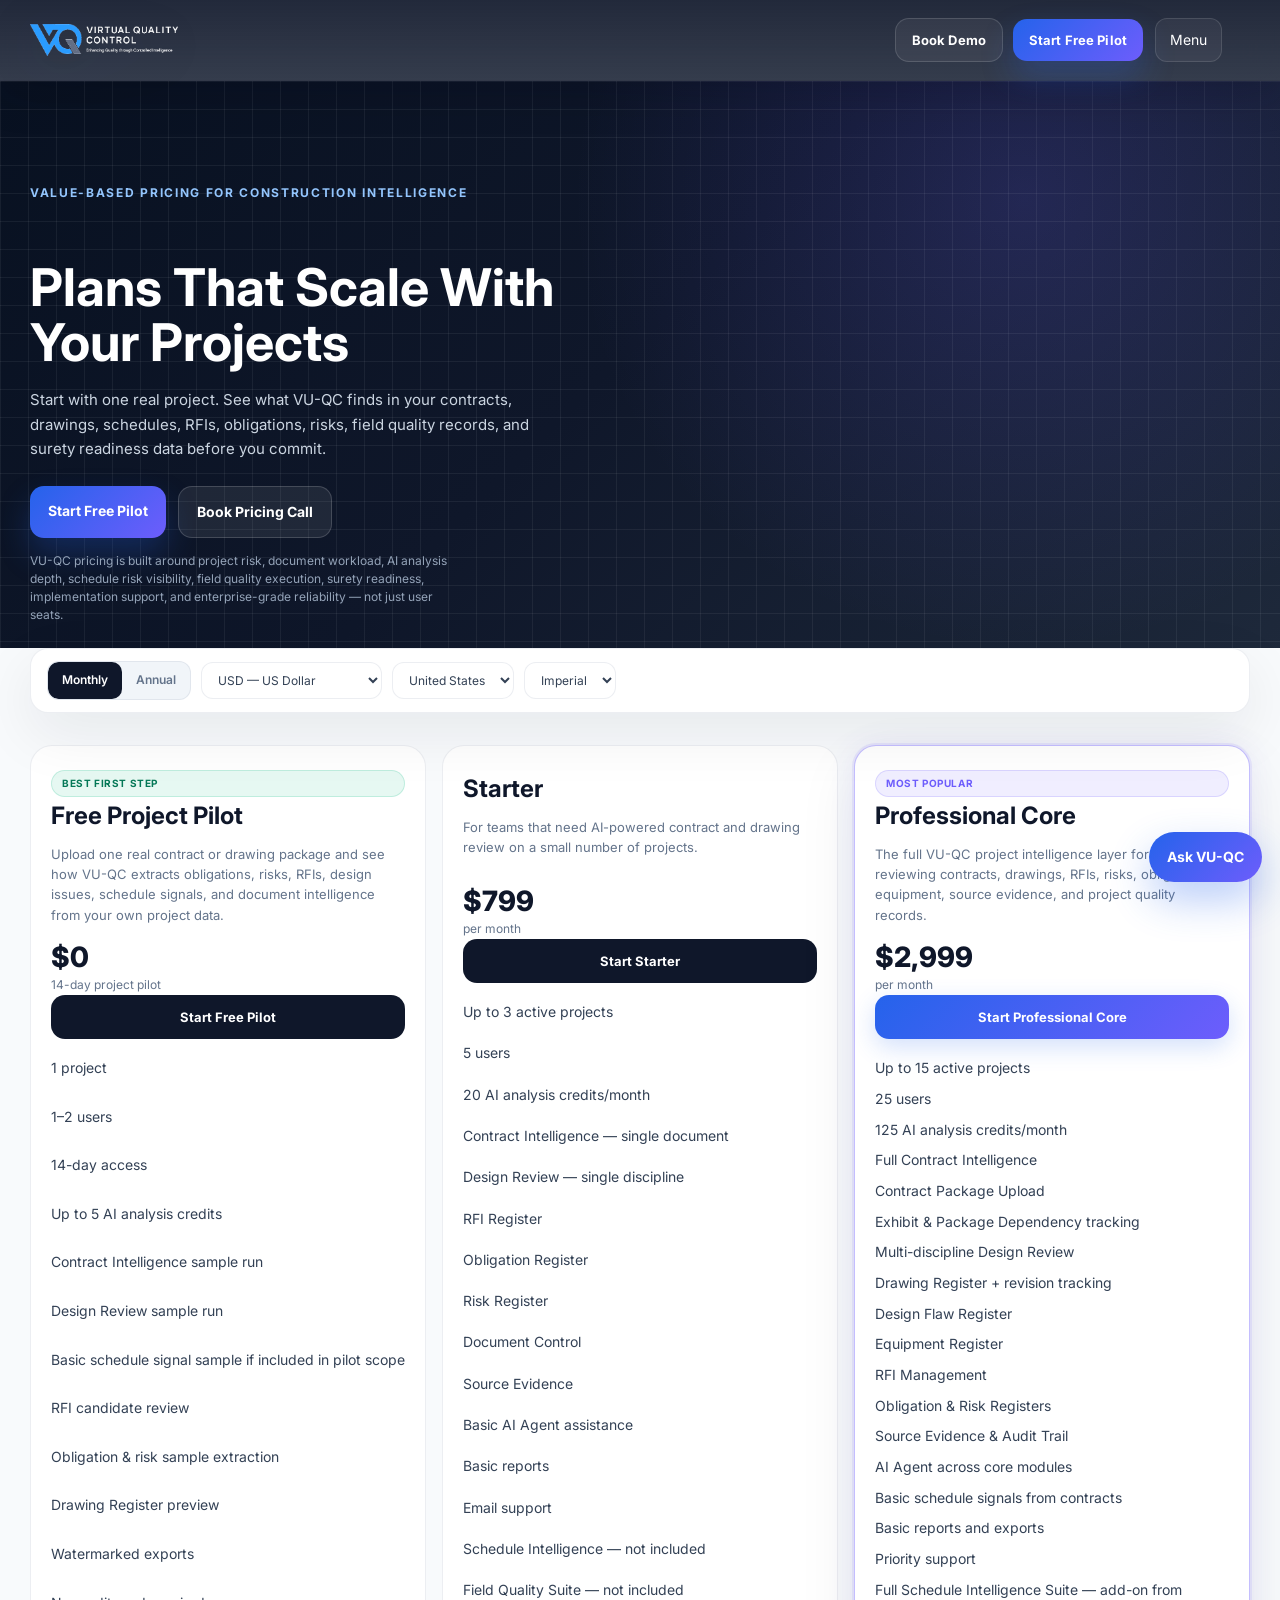
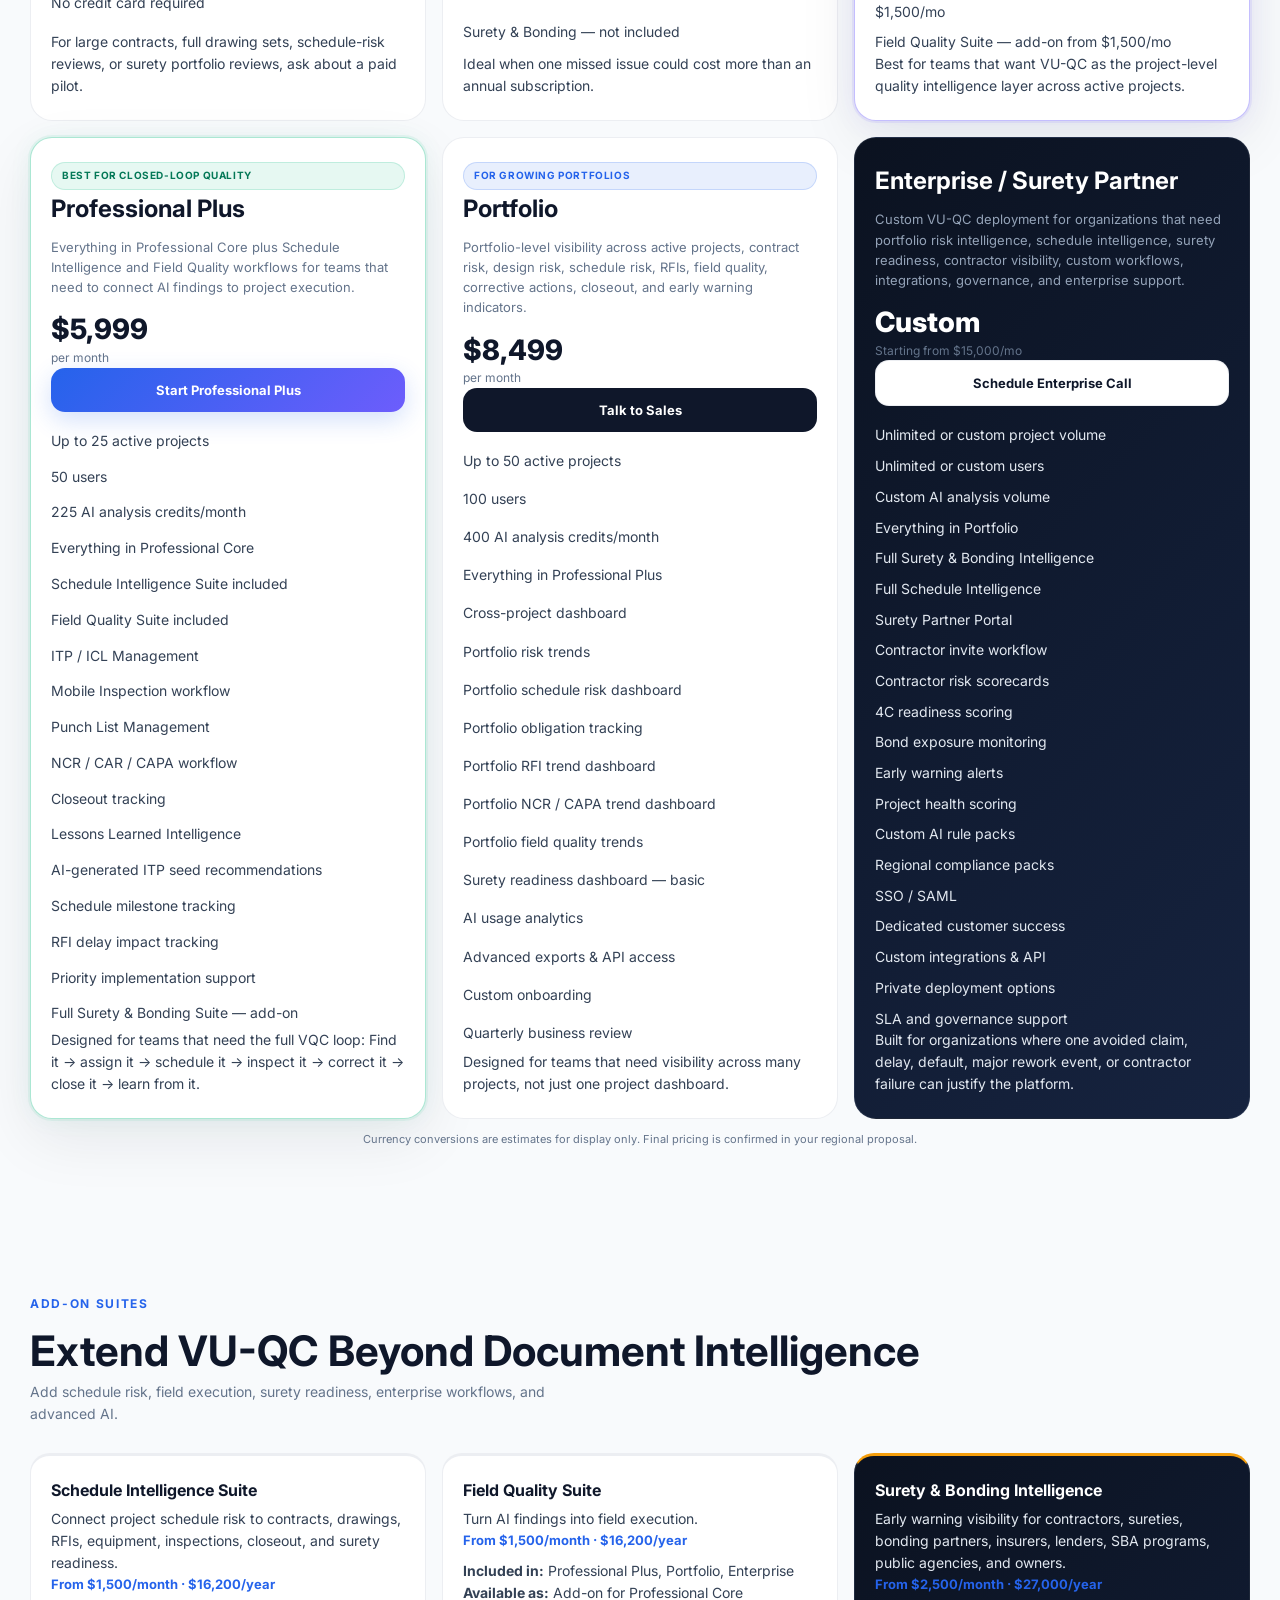
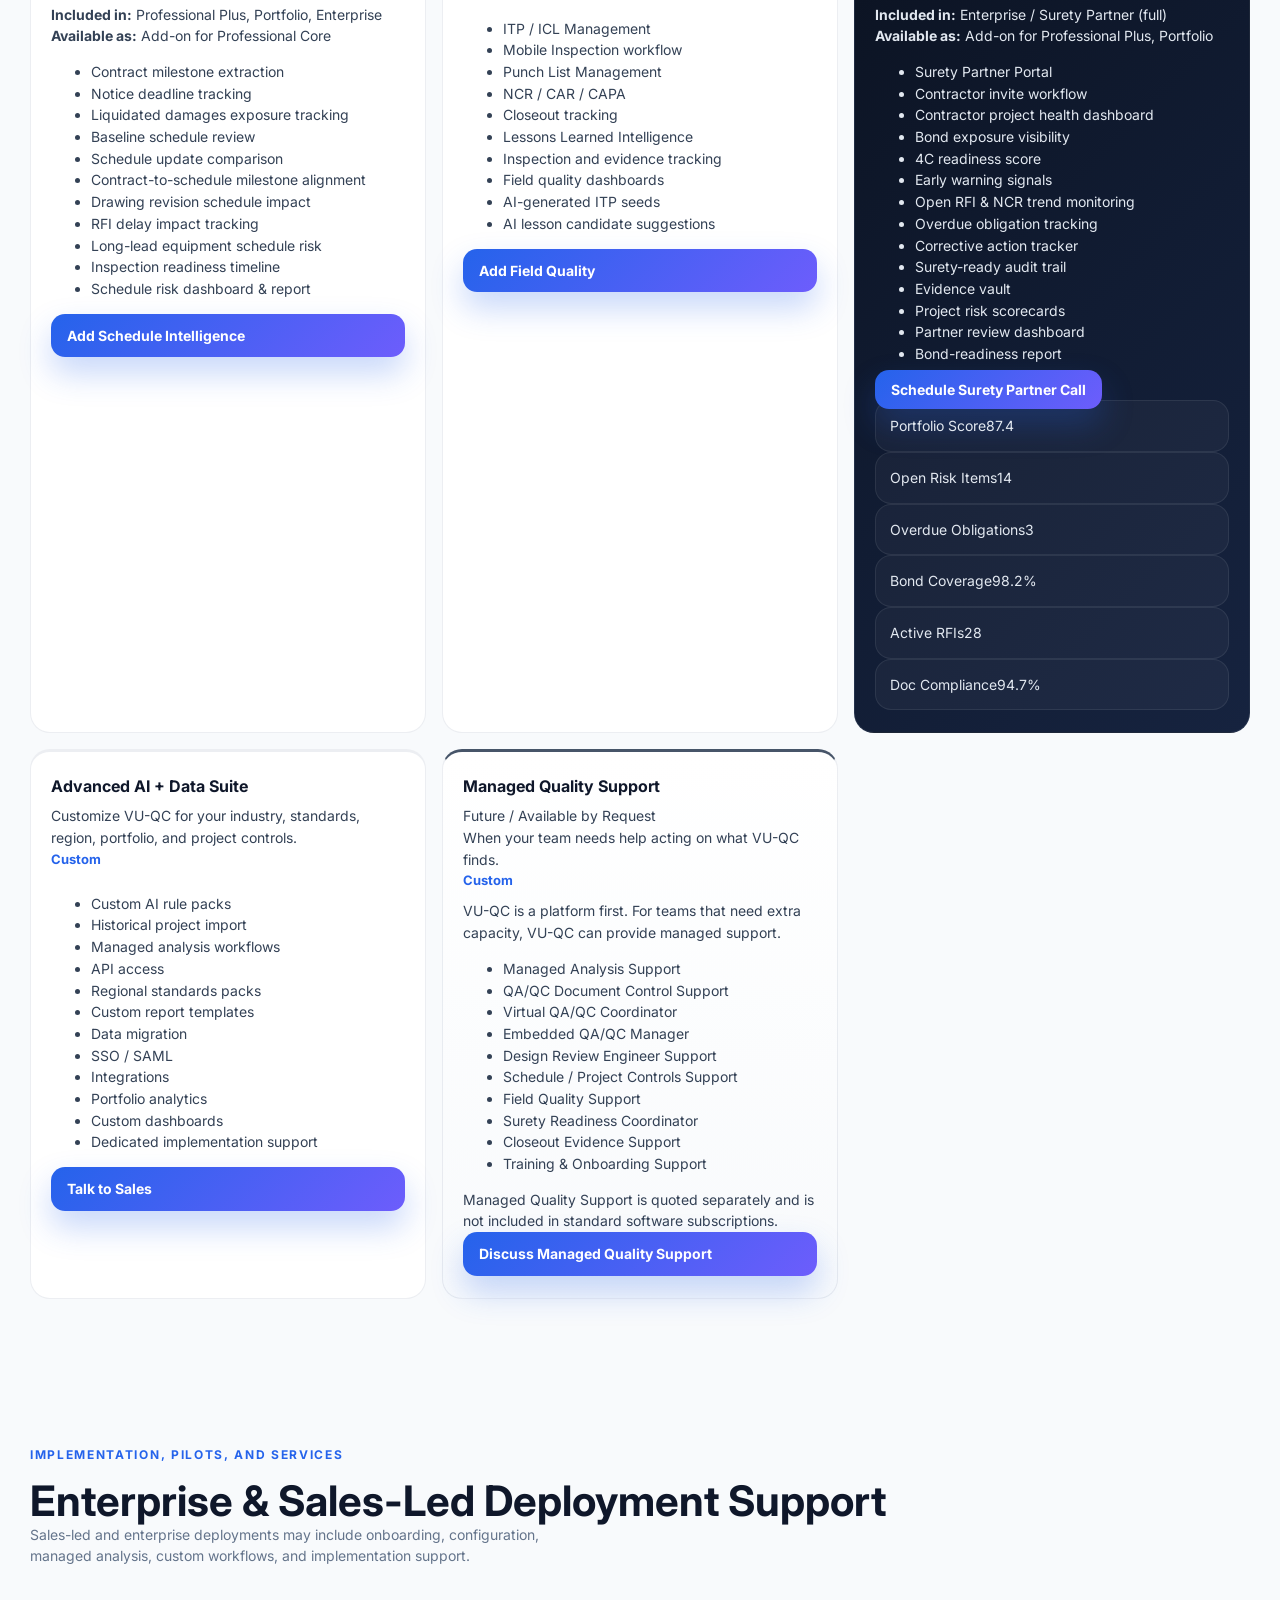
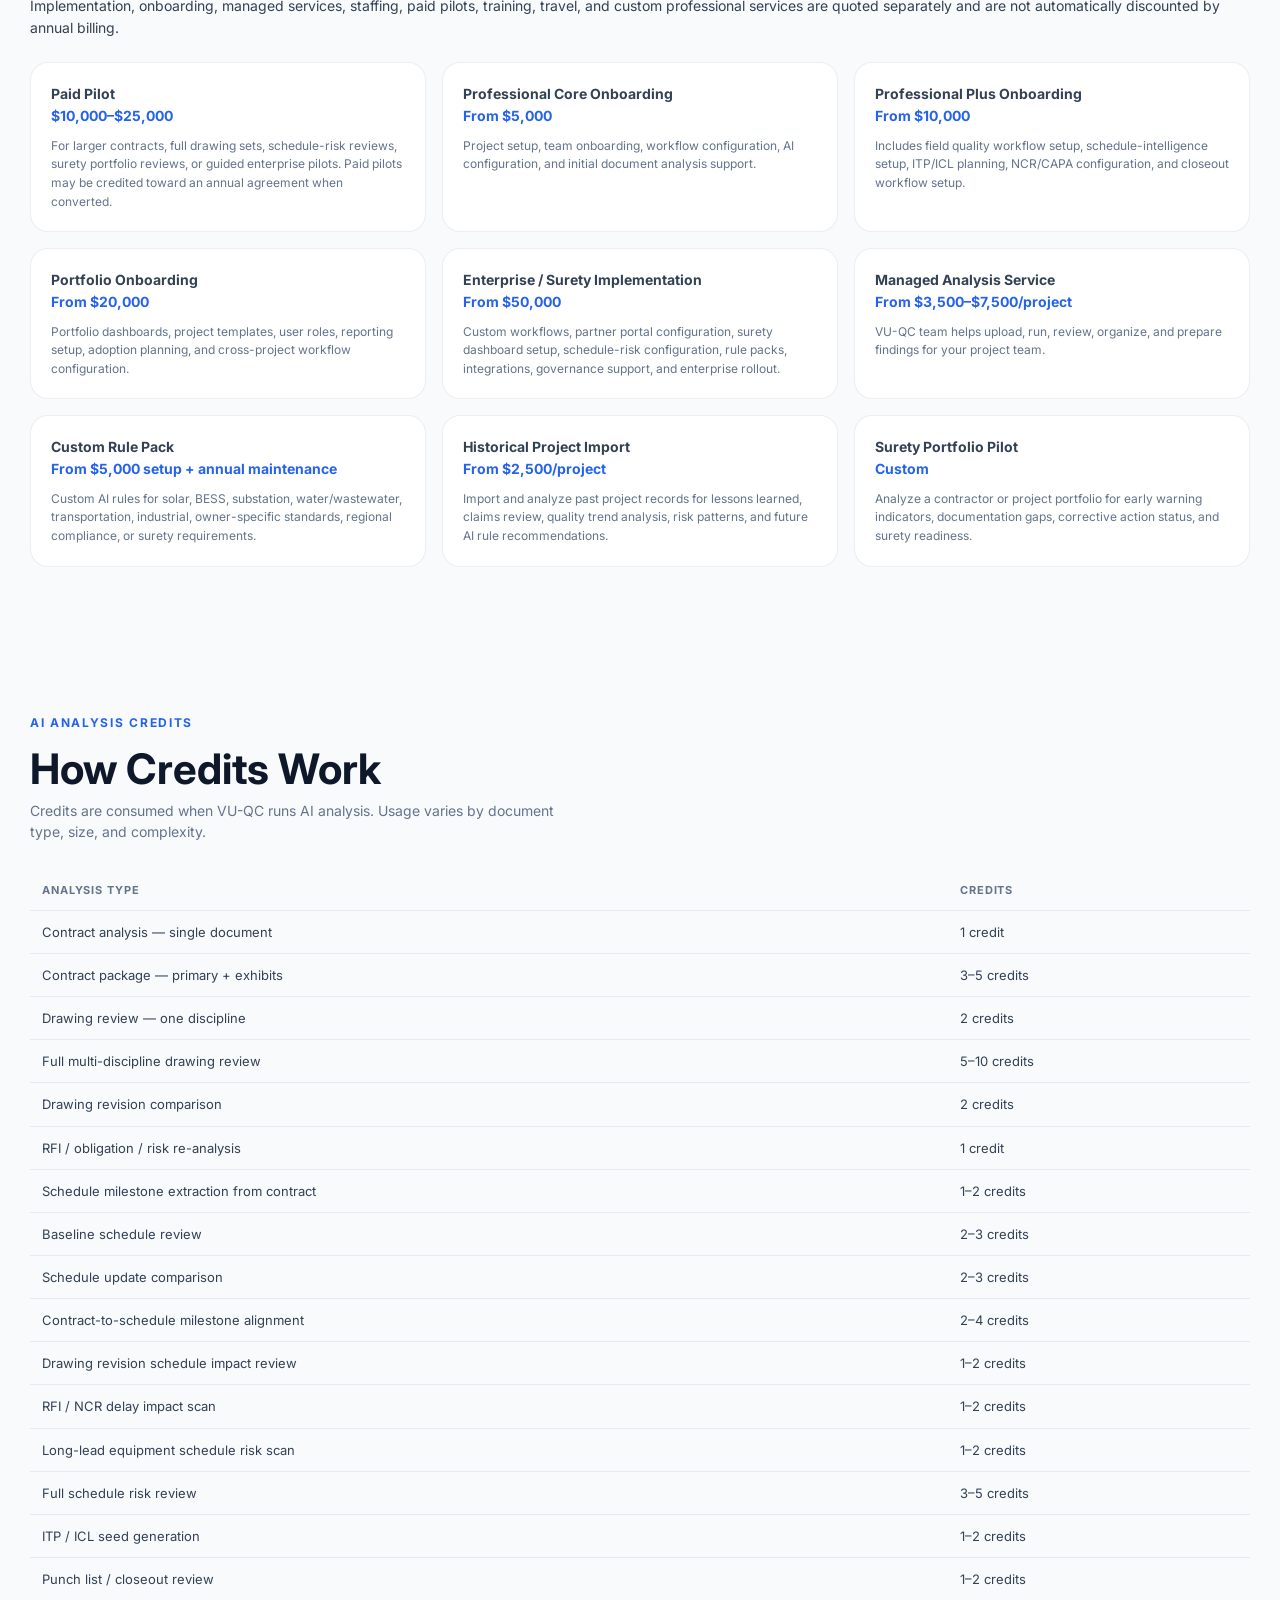
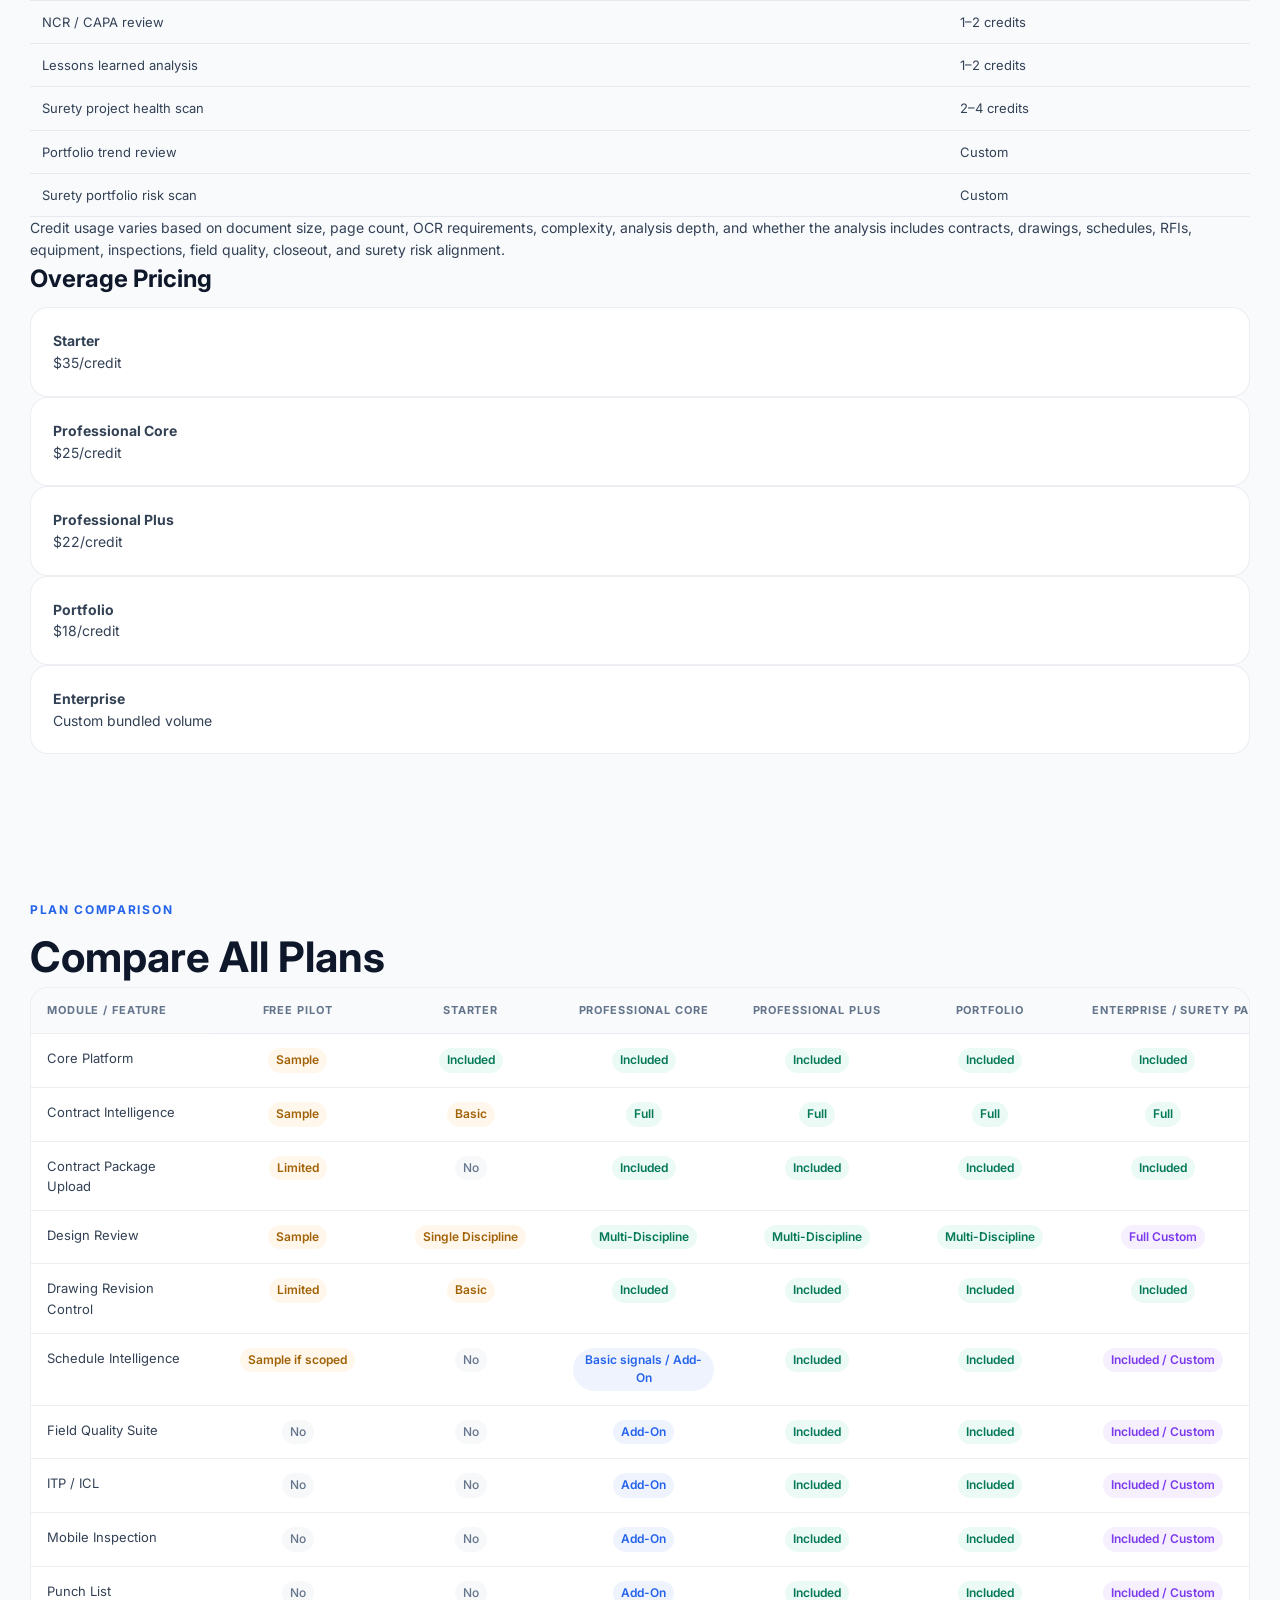
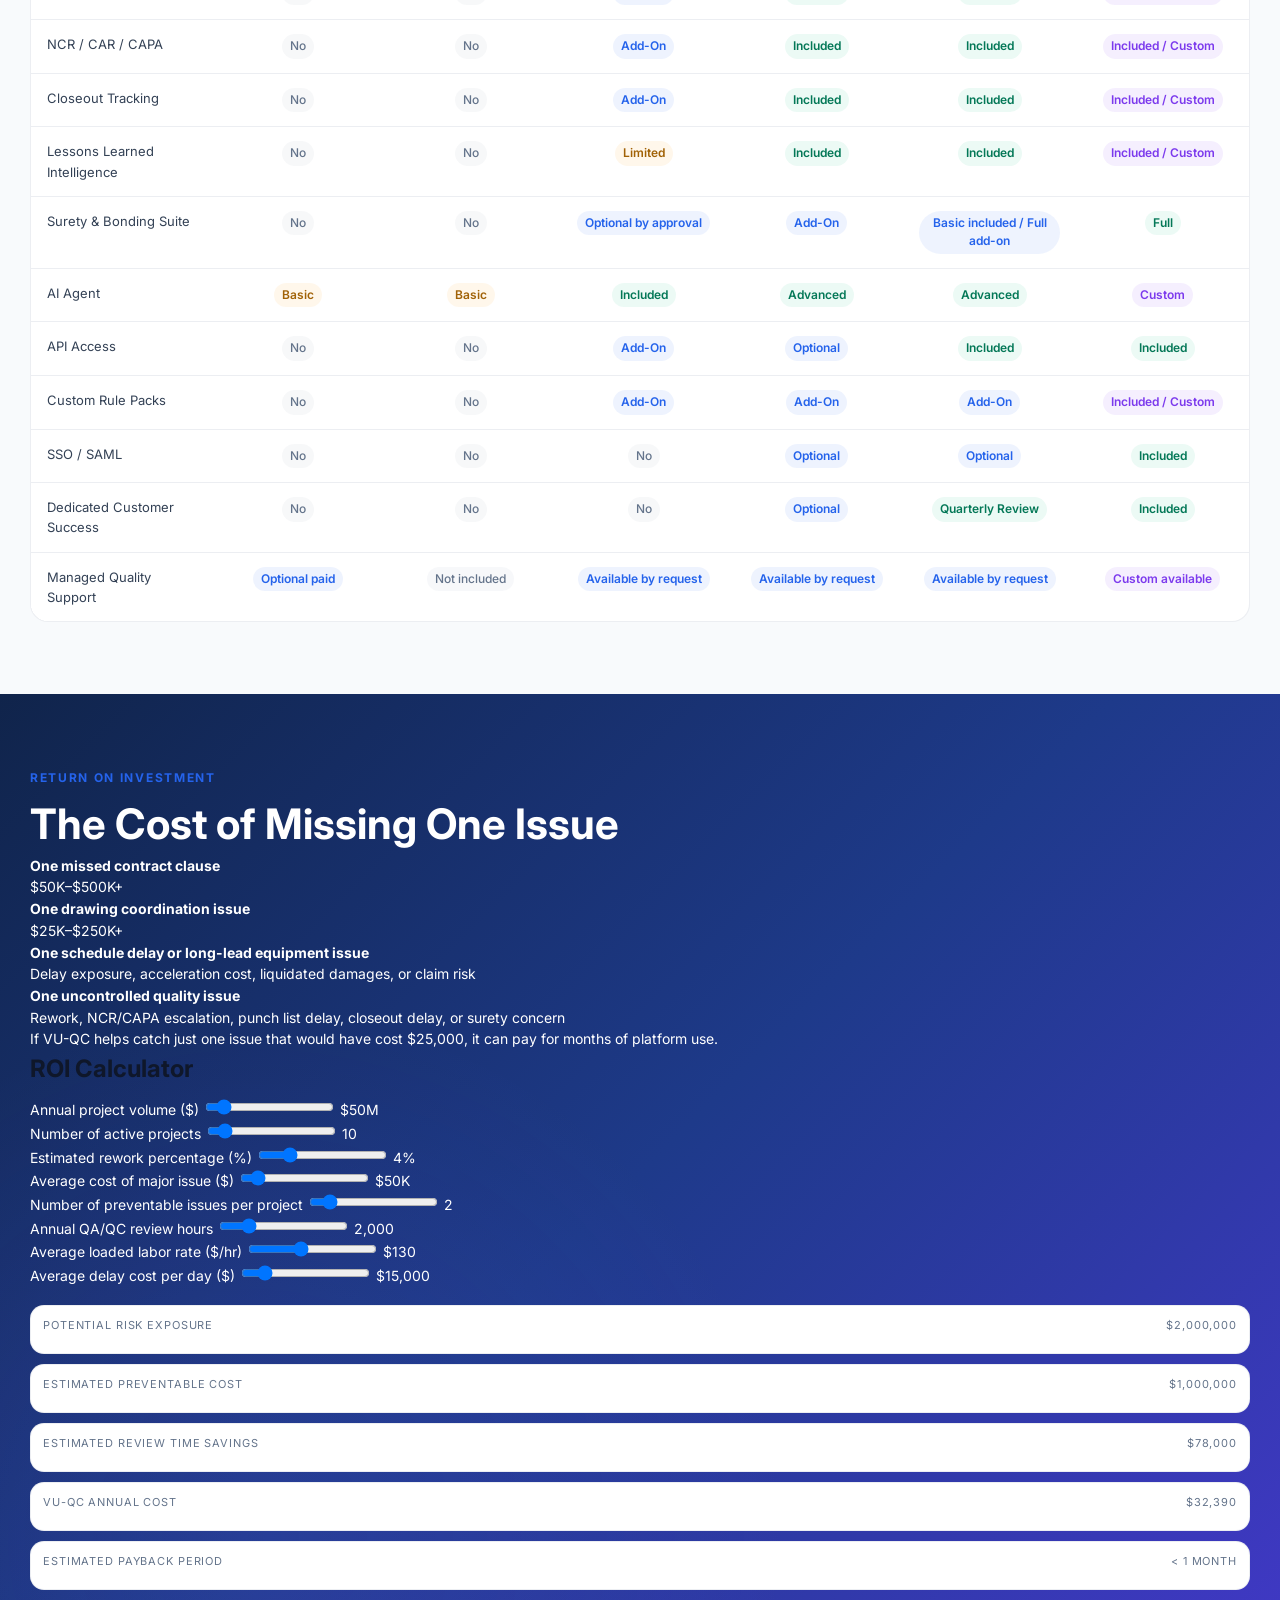
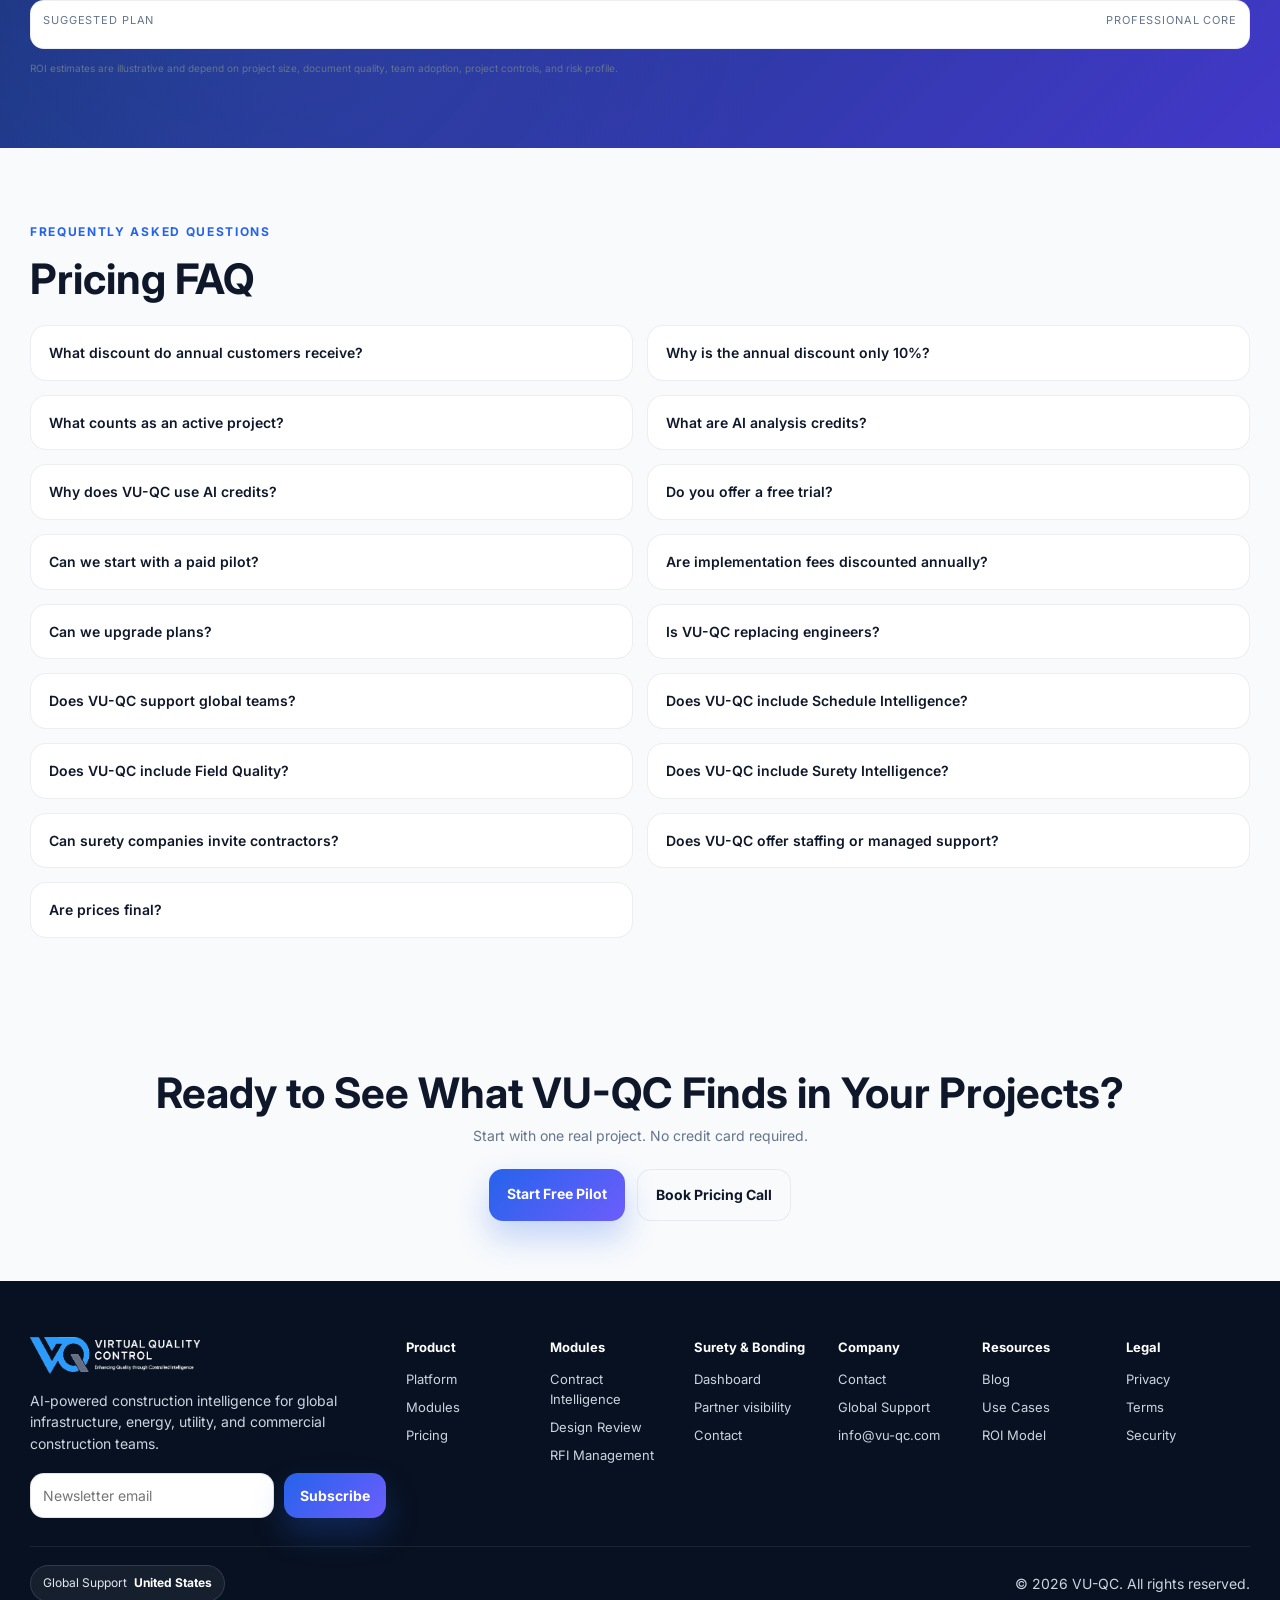
<file: pricing.html>
<!DOCTYPE html>
<html lang="en">
<head>
<meta charset="UTF-8" />
<meta name="viewport" content="width=device-width, initial-scale=1.0" />
<title>Pricing — Plans That Scale With Your Projects | VU-QC</title>
<meta name="description" content="VU-QC pricing plans for AI-powered construction intelligence — from free project pilots to enterprise surety partner deployments. Start with one real project." />
<meta name="keywords" content="AI construction quality control pricing, pre-construction QA software pricing, AI contract analysis construction, construction drawing review software cost, surety bond construction risk software" />
<meta property="og:title" content="VU-QC Pricing — Plans That Scale With Your Projects" />
<meta property="og:description" content="Start with one real project. See what VU-QC finds in your contracts, drawings, RFIs, obligations, risks, and quality records before you commit." />
<meta property="og:type" content="website" />
<meta property="og:image" content="https://vu-qc.com/assets/vuqc-logo-light.png" />
<meta property="og:site_name" content="VU-QC" />
<meta property="og:url" content="https://vu-qc.com/pricing.html" />
<meta name="twitter:card" content="summary_large_image" />
<meta name="twitter:title" content="VU-QC Pricing — Plans That Scale With Your Projects" />
<meta name="twitter:description" content="AI-powered construction intelligence pricing — free pilot to enterprise." />
<meta name="twitter:image" content="https://vu-qc.com/assets/vuqc-logo-light.png" />
<link rel="canonical" href="https://vu-qc.com/pricing.html" />
<meta name="theme-color" content="#0f172a" />
<link rel="preconnect" href="https://fonts.googleapis.com" />
<link rel="preconnect" href="https://fonts.gstatic.com" crossorigin />
<link href="https://fonts.googleapis.com/css2?family=Inter:wght@400;500;600;700;800&display=swap" rel="stylesheet" />
<link rel="preload" as="image" href="./assets/vuqc-logo-light.png" />
<link rel="stylesheet" href="./styles.css?v=4" />
<link rel="stylesheet" href="./pricing.css" />
<link rel="icon" href="./favicon.ico" sizes="any" />
<link rel="icon" type="image/png" sizes="32x32" href="./favicon-32x32.png" />
<link rel="icon" type="image/png" sizes="16x16" href="./favicon-16x16.png" />
<link rel="apple-touch-icon" sizes="180x180" href="./apple-touch-icon.png" />
<link rel="manifest" href="./site.webmanifest" />
<meta name="application-name" content="VU-QC" />
<meta name="apple-mobile-web-app-title" content="VU-QC" />
<meta name="apple-mobile-web-app-capable" content="yes" />
<meta name="apple-mobile-web-app-status-bar-style" content="black-translucent" />
<meta name="msapplication-TileColor" content="#0f172a" />
<script type="application/ld+json">{"@context":"https://schema.org","@type":"WebPage","name":"VU-QC Pricing","description":"AI-powered construction intelligence pricing plans — from free project pilots to enterprise deployments.","url":"https://vu-qc.com/pricing.html","publisher":{"@type":"Organization","name":"VU-QC","url":"https://vu-qc.com"}}</script>
</head>
<body>
<div class="site-shell">

<!-- ============ HEADER ============ -->
<header class="topbar topbar-v1">
  <div class="container topbar-inner topbar-inner-v1">
    <a class="brand brand-v1" href="./index.html" aria-label="VU-QC home">
      <img src="./assets/vuqc-logo-light.png" alt="VU-QC logo" />
    </a>

    <nav class="main-nav main-nav-v1" aria-label="Primary navigation">
      <a href="./platform.html">Platform</a>
      <a href="./modules.html">Modules</a>
      <a href="./surety.html">Surety &amp; Bonding</a>
      <a href="./ai-agent.html">AI Agent</a>
      <a href="./pricing.html">Pricing</a>
      <a href="./use-cases.html">Use Cases</a>
      <a href="./global-support.html">Global Support</a>
      <a href="./resources.html">Resources</a>
      <a href="./contact.html">Contact</a>
    </nav>

    <div class="header-actions-v1">
      <div class="select-group global-group" aria-label="Global support controls">
        <button class="select-btn select-btn-global" data-toggle="globalMenu" aria-expanded="false" aria-controls="globalMenu">
          <span class="globe-dot"></span>
          Global
          <span class="global-inline-values"><b id="langValue">EN</b> · <b id="currencyValue">USD</b> · <b id="measureValue">Metric</b></span>
        </button>
        <div class="select-menu select-menu-global wide" id="globalMenu">
          <div class="global-menu-section">
            <span class="global-menu-label">Language</span>
            <div class="global-option-row">
              <button data-lang="EN">EN</button><button data-lang="ES">ES</button><button data-lang="FR">FR</button><button data-lang="PT">PT</button><button data-lang="AR">AR</button>
            </div>
          </div>
          <div class="global-menu-section">
            <span class="global-menu-label">Currency</span>
            <div class="global-option-row">
              <button data-currency="USD">USD</button><button data-currency="CAD">CAD</button><button data-currency="EUR">EUR</button><button data-currency="GBP">GBP</button>
            </div>
          </div>
          <div class="global-menu-section">
            <span class="global-menu-label">Measurement</span>
            <div class="global-option-row">
              <button data-measure="Metric">Metric</button><button data-measure="Imperial">Imperial</button>
            </div>
          </div>
          <div class="global-menu-section">
            <span class="global-menu-label">Region</span>
            <div class="global-option-row global-option-row-region">
              <button data-region="United States">United States</button><button data-region="Canada">Canada</button><button data-region="Caribbean">Caribbean</button><button data-region="UK">UK</button><button data-region="EU">EU</button><button data-region="Middle East">Middle East</button><button data-region="Africa">Africa</button>
            </div>
          </div>
        </div>
      </div>

      <div class="header-cta header-cta-v1">
        <button class="btn ghost btn-header-ghost" onclick="location.href='./contact.html'">Book Demo</button><button class="btn primary btn-header-primary" onclick="location.href='./contact.html'">Start Free Pilot</button>
      </div>

      <button class="mobile-menu-btn mobile-menu-btn-v1" data-toggle-mobile aria-expanded="false" aria-controls="mobileNav">Menu</button>
    </div>
  </div>

  
  <!-- Two-Column Mega Menu -->
  <div class="mega-menu" id="megaMenu" aria-hidden="true">
    <div class="mega-close-row"><button class="mega-close-btn" id="megaCloseBtn" aria-label="Close menu">&times;</button></div>
    <div class="container mega-menu-inner">
      <div class="mega-col">
        <span class="mega-label">Product</span>
        <a href="./platform.html" class="mega-link"><strong>Platform</strong><span>Core platform overview</span></a>
        <a href="./modules.html" class="mega-link"><strong>Modules</strong><span>Explore all modules</span></a>
        <a href="./ai-agent.html" class="mega-link"><strong>AI Agent</strong><span>Intelligent automation</span></a>
        <a href="./pricing.html" class="mega-link"><strong>Pricing</strong><span>Plans, transparent pricing</span></a>
      </div>
      <div class="mega-col">
        <span class="mega-label">Solutions</span>
        <a href="./surety.html" class="mega-link"><strong>Surety &amp; Bonding</strong><span>Bond management solutions</span></a>
        <a href="./use-cases.html" class="mega-link"><strong>Use Cases</strong><span>Real-world applications</span></a>
        <a href="./global-support.html" class="mega-link"><strong>Global Support</strong><span>24/7 worldwide support</span></a>
        <a href="./resources.html" class="mega-link"><strong>Resources</strong><span>Guides, docs &amp; insights</span></a>
      </div>
      <div class="mega-col">
        <span class="mega-label">Company</span>
        <a href="./contact.html" class="mega-link"><strong>About VU-QC</strong><span>Our mission &amp; team</span></a>
        <a href="./contact.html" class="mega-link"><strong>Contact</strong><span>Get in touch</span></a>
        <a href="./contact.html" class="mega-link"><strong>Careers</strong><span>Join our team</span></a>
      </div>
      <div class="mega-cta-card">
        <div class="mega-cta-icon">&#128269;</div>
        <strong>Ready to elevate quality control?</strong>
        <p>Book a demo or start a free pilot today.</p>
        <div class="mega-cta-actions">
          <button class="btn ghost btn-header-ghost" data-open-demo="demoModal">Book Demo</button>
          <button class="btn primary btn-header-primary" data-open-demo="demoModal">Start Free Pilot</button>
        </div>
        <a href="./security.html" style="margin-top:8px;font-size:12px;color:rgba(148,163,184,0.8)">Security<span style="margin-left:6px;color:rgba(148,163,184,0.5)">Trust &amp; compliance</span></a>
      </div>
    </div>
  </div>
  <div class="mega-overlay" id="megaOverlay"></div>

  <div class="mobile-nav mobile-nav-v1 mega-replaced" id="mobileNav">
    <a href="./platform.html">Platform</a>
    <a href="./modules.html">Modules</a>
    <a href="./surety.html">Surety &amp; Bonding</a>
    <a href="./ai-agent.html">AI Agent</a>
    <a href="./pricing.html">Pricing</a>
    <a href="./use-cases.html">Use Cases</a>
    <a href="./global-support.html">Global Support</a>
    <a href="./resources.html">Resources</a>
    <a href="./contact.html">Contact</a>
    <div class="mobile-global-inline">Global: <span id="mobileRegionValue">United States</span> · <span id="mobileLangValue">EN</span> · <span id="mobileCurrencyValue">USD</span></div>
  </div>
</header>

<!-- ============ MAIN ============ -->
<main>

<!-- ====== HERO ====== -->
<section class="pricing-hero">
<div class="container">
<span class="eyebrow">Value-based pricing for construction intelligence</span>
<h1>Plans That Scale With Your Projects</h1>
<p class="lead">Start with one real project. See what VU-QC finds in your contracts, drawings, schedules, RFIs, obligations, risks, field quality records, and surety readiness data before you commit.</p>
<div class="hero-actions">
<a class="btn primary lg" href="./contact.html">Start Free Pilot</a>
<a class="btn secondary lg" href="./contact.html">Book Pricing Call</a>
</div>
<p class="plan-note">VU-QC pricing is built around project risk, document workload, AI analysis depth, schedule risk visibility, field quality execution, surety readiness, implementation support, and enterprise-grade reliability — not just user seats.</p>
</div>
</section>

<!-- ====== PRICING CONTROLS ====== -->
<section class="section light" style="padding-top:0">
<div class="container">
<div class="pricing-controls" id="pricingControls">
<div class="billing-toggle">
<button class="active" data-billing="monthly">Monthly</button>
<button data-billing="annual">Annual</button>
</div>
<span class="billing-save" id="billingSave" style="display:none">Save 10%</span>
<select id="currencySelect" aria-label="Currency">
<option value="USD" selected>USD — US Dollar</option>
<option value="CAD">CAD — Canadian Dollar</option>
<option value="EUR">EUR — Euro</option>
<option value="GBP">GBP — British Pound</option>
</select>
<select id="regionSelect" aria-label="Region">
<option>United States</option>
<option>Canada</option>
<option>Caribbean</option>
<option>UK</option>
<option>EU</option>
<option>Middle East</option>
<option>Africa</option>
</select>
<select id="measureSelect" aria-label="Measurement system">
<option>Imperial</option>
<option>Metric</option>
</select>
</div>

<!-- ====== PRICING GRID — 6 TIERS ====== -->
<div class="pricing-grid" id="pricingGrid">

<!-- TIER 0 — FREE PROJECT PILOT -->
<div class="pricing-card">
<span class="card-badge best">Best First Step</span>
<h3>Free Project Pilot</h3>
<p class="card-desc">Upload one real contract or drawing package and see how VU-QC extracts obligations, risks, RFIs, design issues, schedule signals, and document intelligence from your own project data.</p>
<div class="price"><span class="price-amount" data-price-monthly="0" data-price-annual="0">$0</span></div>
<div class="price-period">14-day project pilot</div>
<a class="card-cta dark-cta" href="./contact.html">Start Free Pilot</a>
<ul class="feature-list">
<li class="yes">1 project</li>
<li class="yes">1–2 users</li>
<li class="yes">14-day access</li>
<li class="yes">Up to 5 AI analysis credits</li>
<li class="yes">Contract Intelligence sample run</li>
<li class="yes">Design Review sample run</li>
<li class="yes">Basic schedule signal sample if included in pilot scope</li>
<li class="yes">RFI candidate review</li>
<li class="yes">Obligation &amp; risk sample extraction</li>
<li class="yes">Drawing Register preview</li>
<li class="yes">Watermarked exports</li>
<li class="yes">No credit card required</li>
</ul>
<p class="value-note">For large contracts, full drawing sets, schedule-risk reviews, or surety portfolio reviews, ask about a paid pilot.</p>
</div>

<!-- TIER 1 — STARTER -->
<div class="pricing-card">
<h3>Starter</h3>
<p class="card-desc">For teams that need AI-powered contract and drawing review on a small number of projects.</p>
<div class="price"><span class="price-amount" data-price-monthly="799" data-price-annual="8630">$799</span></div>
<div class="price-period"><span class="period-label">per month</span></div>
<a class="card-cta dark-cta" href="./contact.html">Start Starter</a>
<ul class="feature-list">
<li class="yes">Up to 3 active projects</li>
<li class="yes">5 users</li>
<li class="yes">20 AI analysis credits/month</li>
<li class="yes">Contract Intelligence — single document</li>
<li class="yes">Design Review — single discipline</li>
<li class="yes">RFI Register</li>
<li class="yes">Obligation Register</li>
<li class="yes">Risk Register</li>
<li class="yes">Document Control</li>
<li class="yes">Source Evidence</li>
<li class="yes">Basic AI Agent assistance</li>
<li class="yes">Basic reports</li>
<li class="yes">Email support</li>
<li class="no">Schedule Intelligence — not included</li>
<li class="no">Field Quality Suite — not included</li>
<li class="no">Surety &amp; Bonding — not included</li>
</ul>
<p class="value-note">Ideal when one missed issue could cost more than an annual subscription.</p>
</div>

<!-- TIER 2 — PROFESSIONAL CORE -->
<div class="pricing-card highlighted">
<span class="card-badge popular">Most Popular</span>
<h3>Professional Core</h3>
<p class="card-desc">The full VU-QC project intelligence layer for teams reviewing contracts, drawings, RFIs, risks, obligations, equipment, source evidence, and project quality records.</p>
<div class="price"><span class="price-amount" data-price-monthly="2999" data-price-annual="32390">$2,999</span></div>
<div class="price-period"><span class="period-label">per month</span></div>
<a class="card-cta primary-cta" href="./contact.html">Start Professional Core</a>
<ul class="feature-list">
<li class="yes">Up to 15 active projects</li>
<li class="yes">25 users</li>
<li class="yes">125 AI analysis credits/month</li>
<li class="yes">Full Contract Intelligence</li>
<li class="yes">Contract Package Upload</li>
<li class="yes">Exhibit &amp; Package Dependency tracking</li>
<li class="yes">Multi-discipline Design Review</li>
<li class="yes">Drawing Register + revision tracking</li>
<li class="yes">Design Flaw Register</li>
<li class="yes">Equipment Register</li>
<li class="yes">RFI Management</li>
<li class="yes">Obligation &amp; Risk Registers</li>
<li class="yes">Source Evidence &amp; Audit Trail</li>
<li class="yes">AI Agent across core modules</li>
<li class="yes">Basic schedule signals from contracts</li>
<li class="yes">Basic reports and exports</li>
<li class="yes">Priority support</li>
<li class="addon">Full Schedule Intelligence Suite — add-on from $1,500/mo</li>
<li class="addon">Field Quality Suite — add-on from $1,500/mo</li>
</ul>
<p class="value-note">Best for teams that want VU-QC as the project-level quality intelligence layer across active projects.</p>
</div>

<!-- TIER 3 — PROFESSIONAL PLUS -->
<div class="pricing-card quality-card">
<span class="card-badge quality">Best for Closed-Loop Quality</span>
<h3>Professional Plus</h3>
<p class="card-desc">Everything in Professional Core plus Schedule Intelligence and Field Quality workflows for teams that need to connect AI findings to project execution.</p>
<div class="price"><span class="price-amount" data-price-monthly="5999" data-price-annual="64790">$5,999</span></div>
<div class="price-period"><span class="period-label">per month</span></div>
<a class="card-cta primary-cta" href="./contact.html">Start Professional Plus</a>
<ul class="feature-list">
<li class="yes">Up to 25 active projects</li>
<li class="yes">50 users</li>
<li class="yes">225 AI analysis credits/month</li>
<li class="yes">Everything in Professional Core</li>
<li class="yes">Schedule Intelligence Suite included</li>
<li class="yes">Field Quality Suite included</li>
<li class="yes">ITP / ICL Management</li>
<li class="yes">Mobile Inspection workflow</li>
<li class="yes">Punch List Management</li>
<li class="yes">NCR / CAR / CAPA workflow</li>
<li class="yes">Closeout tracking</li>
<li class="yes">Lessons Learned Intelligence</li>
<li class="yes">AI-generated ITP seed recommendations</li>
<li class="yes">Schedule milestone tracking</li>
<li class="yes">RFI delay impact tracking</li>
<li class="yes">Priority implementation support</li>
<li class="addon">Full Surety &amp; Bonding Suite — add-on</li>
</ul>
<p class="value-note">Designed for teams that need the full VQC loop: Find it → assign it → schedule it → inspect it → correct it → close it → learn from it.</p>
</div>

<!-- TIER 4 — PORTFOLIO -->
<div class="pricing-card">
<span class="card-badge portfolio">For Growing Portfolios</span>
<h3>Portfolio</h3>
<p class="card-desc">Portfolio-level visibility across active projects, contract risk, design risk, schedule risk, RFIs, field quality, corrective actions, closeout, and early warning indicators.</p>
<div class="price"><span class="price-amount" data-price-monthly="8499" data-price-annual="91790">$8,499</span></div>
<div class="price-period"><span class="period-label">per month</span></div>
<a class="card-cta dark-cta" href="./contact.html">Talk to Sales</a>
<ul class="feature-list">
<li class="yes">Up to 50 active projects</li>
<li class="yes">100 users</li>
<li class="yes">400 AI analysis credits/month</li>
<li class="yes">Everything in Professional Plus</li>
<li class="yes">Cross-project dashboard</li>
<li class="yes">Portfolio risk trends</li>
<li class="yes">Portfolio schedule risk dashboard</li>
<li class="yes">Portfolio obligation tracking</li>
<li class="yes">Portfolio RFI trend dashboard</li>
<li class="yes">Portfolio NCR / CAPA trend dashboard</li>
<li class="yes">Portfolio field quality trends</li>
<li class="yes">Surety readiness dashboard — basic</li>
<li class="yes">AI usage analytics</li>
<li class="yes">Advanced exports &amp; API access</li>
<li class="yes">Custom onboarding</li>
<li class="yes">Quarterly business review</li>
</ul>
<p class="value-note">Designed for teams that need visibility across many projects, not just one project dashboard.</p>
</div>

<!-- TIER 5 — ENTERPRISE / SURETY PARTNER -->
<div class="pricing-card dark-card">
<h3>Enterprise / Surety Partner</h3>
<p class="card-desc">Custom VU-QC deployment for organizations that need portfolio risk intelligence, schedule intelligence, surety readiness, contractor visibility, custom workflows, integrations, governance, and enterprise support.</p>
<div class="price"><span class="price-amount">Custom</span></div>
<div class="price-period"><span data-enterprise-price>Starting from $15,000/mo</span></div>
<a class="card-cta light-cta" href="./contact.html">Schedule Enterprise Call</a>
<ul class="feature-list">
<li class="yes">Unlimited or custom project volume</li>
<li class="yes">Unlimited or custom users</li>
<li class="yes">Custom AI analysis volume</li>
<li class="yes">Everything in Portfolio</li>
<li class="yes">Full Surety &amp; Bonding Intelligence</li>
<li class="yes">Full Schedule Intelligence</li>
<li class="yes">Surety Partner Portal</li>
<li class="yes">Contractor invite workflow</li>
<li class="yes">Contractor risk scorecards</li>
<li class="yes">4C readiness scoring</li>
<li class="yes">Bond exposure monitoring</li>
<li class="yes">Early warning alerts</li>
<li class="yes">Project health scoring</li>
<li class="yes">Custom AI rule packs</li>
<li class="yes">Regional compliance packs</li>
<li class="yes">SSO / SAML</li>
<li class="yes">Dedicated customer success</li>
<li class="yes">Custom integrations &amp; API</li>
<li class="yes">Private deployment options</li>
<li class="yes">SLA and governance support</li>
</ul>
<p class="value-note">Built for organizations where one avoided claim, delay, default, major rework event, or contractor failure can justify the platform.</p>
</div>

</div><!-- /pricing-grid -->
<p class="currency-note">Currency conversions are estimates for display only. Final pricing is confirmed in your regional proposal.</p>
</div>
</section>

<!-- ====== ADD-ON SUITES ====== -->
<section class="addons-section">
<div class="container">
<span class="eyebrow" style="color:var(--blue)">Add-On Suites</span>
<h2>Extend VU-QC Beyond Document Intelligence</h2>
<p class="addons-subtitle">Add schedule risk, field execution, surety readiness, enterprise workflows, and advanced AI.</p>
<div class="addons-grid">

<!-- Suite 1 — Schedule Intelligence -->
<div class="addon-suite-card">
<h3>Schedule Intelligence Suite</h3>
<p class="addon-subtitle">Connect project schedule risk to contracts, drawings, RFIs, equipment, inspections, closeout, and surety readiness.</p>
<p class="addon-price">From $1,500/month · $16,200/year</p>
<p class="addon-included"><strong>Included in:</strong> Professional Plus, Portfolio, Enterprise</p>
<p class="addon-available"><strong>Available as:</strong> Add-on for Professional Core</p>
<ul>
<li>Contract milestone extraction</li>
<li>Notice deadline tracking</li>
<li>Liquidated damages exposure tracking</li>
<li>Baseline schedule review</li>
<li>Schedule update comparison</li>
<li>Contract-to-schedule milestone alignment</li>
<li>Drawing revision schedule impact</li>
<li>RFI delay impact tracking</li>
<li>Long-lead equipment schedule risk</li>
<li>Inspection readiness timeline</li>
<li>Schedule risk dashboard &amp; report</li>
</ul>
<a class="btn primary small" href="./contact.html">Add Schedule Intelligence</a>
</div>

<!-- Suite 2 — Field Quality -->
<div class="addon-suite-card">
<h3>Field Quality Suite</h3>
<p class="addon-subtitle">Turn AI findings into field execution.</p>
<p class="addon-price">From $1,500/month · $16,200/year</p>
<p class="addon-included"><strong>Included in:</strong> Professional Plus, Portfolio, Enterprise</p>
<p class="addon-available"><strong>Available as:</strong> Add-on for Professional Core</p>
<ul>
<li>ITP / ICL Management</li>
<li>Mobile Inspection workflow</li>
<li>Punch List Management</li>
<li>NCR / CAR / CAPA</li>
<li>Closeout tracking</li>
<li>Lessons Learned Intelligence</li>
<li>Inspection and evidence tracking</li>
<li>Field quality dashboards</li>
<li>AI-generated ITP seeds</li>
<li>AI lesson candidate suggestions</li>
</ul>
<a class="btn primary small" href="./contact.html">Add Field Quality</a>
</div>

<!-- Suite 3 — Surety & Bonding Intelligence -->
<div class="addon-suite-card surety-premium">
<h3>Surety &amp; Bonding Intelligence</h3>
<p class="addon-subtitle">Early warning visibility for contractors, sureties, bonding partners, insurers, lenders, SBA programs, public agencies, and owners.</p>
<p class="addon-price">From $2,500/month · $27,000/year</p>
<p class="addon-included"><strong>Included in:</strong> Enterprise / Surety Partner (full)</p>
<p class="addon-available"><strong>Available as:</strong> Add-on for Professional Plus, Portfolio</p>
<div class="surety-addon-layout">
<div class="surety-addon-features">
<ul>
<li>Surety Partner Portal</li>
<li>Contractor invite workflow</li>
<li>Contractor project health dashboard</li>
<li>Bond exposure visibility</li>
<li>4C readiness score</li>
<li>Early warning signals</li>
<li>Open RFI &amp; NCR trend monitoring</li>
<li>Overdue obligation tracking</li>
<li>Corrective action tracker</li>
<li>Surety-ready audit trail</li>
<li>Evidence vault</li>
<li>Project risk scorecards</li>
<li>Partner review dashboard</li>
<li>Bond-readiness report</li>
</ul>
<a class="btn primary small" href="./contact.html">Schedule Surety Partner Call</a>
</div>
<div class="surety-metrics-panel">
<div class="surety-metric"><span class="surety-metric-label">Portfolio Score</span><span class="surety-metric-value">87.4</span></div>
<div class="surety-metric"><span class="surety-metric-label">Open Risk Items</span><span class="surety-metric-value">14</span></div>
<div class="surety-metric"><span class="surety-metric-label">Overdue Obligations</span><span class="surety-metric-value">3</span></div>
<div class="surety-metric"><span class="surety-metric-label">Bond Coverage</span><span class="surety-metric-value">98.2%</span></div>
<div class="surety-metric"><span class="surety-metric-label">Active RFIs</span><span class="surety-metric-value">28</span></div>
<div class="surety-metric"><span class="surety-metric-label">Doc Compliance</span><span class="surety-metric-value">94.7%</span></div>
</div>
</div>
</div>

<!-- Suite 4 — Advanced AI + Data -->
<div class="addon-suite-card">
<h3>Advanced AI + Data Suite</h3>
<p class="addon-subtitle">Customize VU-QC for your industry, standards, region, portfolio, and project controls.</p>
<p class="addon-price">Custom</p>
<ul>
<li>Custom AI rule packs</li>
<li>Historical project import</li>
<li>Managed analysis workflows</li>
<li>API access</li>
<li>Regional standards packs</li>
<li>Custom report templates</li>
<li>Data migration</li>
<li>SSO / SAML</li>
<li>Integrations</li>
<li>Portfolio analytics</li>
<li>Custom dashboards</li>
<li>Dedicated implementation support</li>
</ul>
<a class="btn primary small" href="./contact.html">Talk to Sales</a>
</div>

<!-- Suite 5 — Managed Quality Support -->
<div class="addon-suite-card managed-support">
<h3>Managed Quality Support</h3>
<span class="addon-badge">Future / Available by Request</span>
<p class="addon-subtitle">When your team needs help acting on what VU-QC finds.</p>
<p class="addon-price">Custom</p>
<p class="addon-desc">VU-QC is a platform first. For teams that need extra capacity, VU-QC can provide managed support.</p>
<ul>
<li>Managed Analysis Support</li>
<li>QA/QC Document Control Support</li>
<li>Virtual QA/QC Coordinator</li>
<li>Embedded QA/QC Manager</li>
<li>Design Review Engineer Support</li>
<li>Schedule / Project Controls Support</li>
<li>Field Quality Support</li>
<li>Surety Readiness Coordinator</li>
<li>Closeout Evidence Support</li>
<li>Training &amp; Onboarding Support</li>
</ul>
<p class="addon-note">Managed Quality Support is quoted separately and is not included in standard software subscriptions.</p>
<a class="btn primary small" href="./contact.html">Discuss Managed Quality Support</a>
</div>

</div>
</div>
</section>

<!-- ====== IMPLEMENTATION, PILOTS, AND SERVICES ====== -->
<section class="section">
<div class="container">
<span class="eyebrow" style="color:var(--blue)">Implementation, Pilots, and Services</span>
<h2>Enterprise &amp; Sales-Led Deployment Support</h2>
<p class="impl-subtitle">Sales-led and enterprise deployments may include onboarding, configuration, managed analysis, custom workflows, and implementation support.</p>
<p class="impl-note">Implementation, onboarding, managed services, staffing, paid pilots, training, travel, and custom professional services are quoted separately and are not automatically discounted by annual billing.</p>
<div class="impl-grid">
<div class="impl-card">
<h4>Paid Pilot</h4>
<p class="impl-price">$10,000–$25,000</p>
<p>For larger contracts, full drawing sets, schedule-risk reviews, surety portfolio reviews, or guided enterprise pilots. Paid pilots may be credited toward an annual agreement when converted.</p>
</div>
<div class="impl-card">
<h4>Professional Core Onboarding</h4>
<p class="impl-price">From $5,000</p>
<p>Project setup, team onboarding, workflow configuration, AI configuration, and initial document analysis support.</p>
</div>
<div class="impl-card">
<h4>Professional Plus Onboarding</h4>
<p class="impl-price">From $10,000</p>
<p>Includes field quality workflow setup, schedule-intelligence setup, ITP/ICL planning, NCR/CAPA configuration, and closeout workflow setup.</p>
</div>
<div class="impl-card">
<h4>Portfolio Onboarding</h4>
<p class="impl-price">From $20,000</p>
<p>Portfolio dashboards, project templates, user roles, reporting setup, adoption planning, and cross-project workflow configuration.</p>
</div>
<div class="impl-card">
<h4>Enterprise / Surety Implementation</h4>
<p class="impl-price">From $50,000</p>
<p>Custom workflows, partner portal configuration, surety dashboard setup, schedule-risk configuration, rule packs, integrations, governance support, and enterprise rollout.</p>
</div>
<div class="impl-card">
<h4>Managed Analysis Service</h4>
<p class="impl-price">From $3,500–$7,500/project</p>
<p>VU-QC team helps upload, run, review, organize, and prepare findings for your project team.</p>
</div>
<div class="impl-card">
<h4>Custom Rule Pack</h4>
<p class="impl-price">From $5,000 setup + annual maintenance</p>
<p>Custom AI rules for solar, BESS, substation, water/wastewater, transportation, industrial, owner-specific standards, regional compliance, or surety requirements.</p>
</div>
<div class="impl-card">
<h4>Historical Project Import</h4>
<p class="impl-price">From $2,500/project</p>
<p>Import and analyze past project records for lessons learned, claims review, quality trend analysis, risk patterns, and future AI rule recommendations.</p>
</div>
<div class="impl-card">
<h4>Surety Portfolio Pilot</h4>
<p class="impl-price">Custom</p>
<p>Analyze a contractor or project portfolio for early warning indicators, documentation gaps, corrective action status, and surety readiness.</p>
</div>
</div>
</div>
</section>

<!-- ====== AI ANALYSIS CREDITS ====== -->
<section class="credits-section section">
<div class="container">
<span class="eyebrow" style="color:var(--blue)">AI Analysis Credits</span>
<h2>How Credits Work</h2>
<p class="credits-subtitle">Credits are consumed when VU-QC runs AI analysis. Usage varies by document type, size, and complexity.</p>
<div class="credits-table-wrap">
<table class="credits-table">
<thead><tr><th>Analysis Type</th><th>Credits</th></tr></thead>
<tbody>
<tr><td>Contract analysis — single document</td><td>1 credit</td></tr>
<tr><td>Contract package — primary + exhibits</td><td>3–5 credits</td></tr>
<tr><td>Drawing review — one discipline</td><td>2 credits</td></tr>
<tr><td>Full multi-discipline drawing review</td><td>5–10 credits</td></tr>
<tr><td>Drawing revision comparison</td><td>2 credits</td></tr>
<tr><td>RFI / obligation / risk re-analysis</td><td>1 credit</td></tr>
<tr><td>Schedule milestone extraction from contract</td><td>1–2 credits</td></tr>
<tr><td>Baseline schedule review</td><td>2–3 credits</td></tr>
<tr><td>Schedule update comparison</td><td>2–3 credits</td></tr>
<tr><td>Contract-to-schedule milestone alignment</td><td>2–4 credits</td></tr>
<tr><td>Drawing revision schedule impact review</td><td>1–2 credits</td></tr>
<tr><td>RFI / NCR delay impact scan</td><td>1–2 credits</td></tr>
<tr><td>Long-lead equipment schedule risk scan</td><td>1–2 credits</td></tr>
<tr><td>Full schedule risk review</td><td>3–5 credits</td></tr>
<tr><td>ITP / ICL seed generation</td><td>1–2 credits</td></tr>
<tr><td>Punch list / closeout review</td><td>1–2 credits</td></tr>
<tr><td>NCR / CAPA review</td><td>1–2 credits</td></tr>
<tr><td>Lessons learned analysis</td><td>1–2 credits</td></tr>
<tr><td>Surety project health scan</td><td>2–4 credits</td></tr>
<tr><td>Portfolio trend review</td><td>Custom</td></tr>
<tr><td>Surety portfolio risk scan</td><td>Custom</td></tr>
</tbody>
</table>
</div>
<p class="credits-note">Credit usage varies based on document size, page count, OCR requirements, complexity, analysis depth, and whether the analysis includes contracts, drawings, schedules, RFIs, equipment, inspections, field quality, closeout, and surety risk alignment.</p>

<h3 class="overage-heading">Overage Pricing</h3>
<div class="overage-grid">
<div class="overage-card"><h4>Starter</h4><p class="overage-price">$35/credit</p></div>
<div class="overage-card"><h4>Professional Core</h4><p class="overage-price">$25/credit</p></div>
<div class="overage-card"><h4>Professional Plus</h4><p class="overage-price">$22/credit</p></div>
<div class="overage-card"><h4>Portfolio</h4><p class="overage-price">$18/credit</p></div>
<div class="overage-card"><h4>Enterprise</h4><p class="overage-price">Custom bundled volume</p></div>
</div>
</div>
</section>

<!-- ====== PLAN COMPARISON TABLE ====== -->
<section class="compare-section section">
<div class="container">
<span class="eyebrow" style="color:var(--blue)">Plan Comparison</span>
<h2>Compare All Plans</h2>
<div class="compare-table">
<table>
<thead>
<tr>
<th>Module / Feature</th>
<th>Free Pilot</th>
<th>Starter</th>
<th>Professional Core</th>
<th>Professional Plus</th>
<th>Portfolio</th>
<th>Enterprise / Surety Partner</th>
</tr>
</thead>
<tbody>
<tr><td>Core Platform</td><td><span class="val-basic">Sample</span></td><td><span class="val-included">Included</span></td><td><span class="val-included">Included</span></td><td><span class="val-included">Included</span></td><td><span class="val-included">Included</span></td><td><span class="val-included">Included</span></td></tr>
<tr><td>Contract Intelligence</td><td><span class="val-basic">Sample</span></td><td><span class="val-basic">Basic</span></td><td><span class="val-included">Full</span></td><td><span class="val-included">Full</span></td><td><span class="val-included">Full</span></td><td><span class="val-included">Full</span></td></tr>
<tr><td>Contract Package Upload</td><td><span class="val-basic">Limited</span></td><td><span class="val-no">No</span></td><td><span class="val-included">Included</span></td><td><span class="val-included">Included</span></td><td><span class="val-included">Included</span></td><td><span class="val-included">Included</span></td></tr>
<tr><td>Design Review</td><td><span class="val-basic">Sample</span></td><td><span class="val-basic">Single Discipline</span></td><td><span class="val-included">Multi-Discipline</span></td><td><span class="val-included">Multi-Discipline</span></td><td><span class="val-included">Multi-Discipline</span></td><td><span class="val-custom">Full Custom</span></td></tr>
<tr><td>Drawing Revision Control</td><td><span class="val-basic">Limited</span></td><td><span class="val-basic">Basic</span></td><td><span class="val-included">Included</span></td><td><span class="val-included">Included</span></td><td><span class="val-included">Included</span></td><td><span class="val-included">Included</span></td></tr>
<tr><td>Schedule Intelligence</td><td><span class="val-basic">Sample if scoped</span></td><td><span class="val-no">No</span></td><td><span class="val-addon">Basic signals / Add-On</span></td><td><span class="val-included">Included</span></td><td><span class="val-included">Included</span></td><td><span class="val-custom">Included / Custom</span></td></tr>
<tr><td>Field Quality Suite</td><td><span class="val-no">No</span></td><td><span class="val-no">No</span></td><td><span class="val-addon">Add-On</span></td><td><span class="val-included">Included</span></td><td><span class="val-included">Included</span></td><td><span class="val-custom">Included / Custom</span></td></tr>
<tr><td>ITP / ICL</td><td><span class="val-no">No</span></td><td><span class="val-no">No</span></td><td><span class="val-addon">Add-On</span></td><td><span class="val-included">Included</span></td><td><span class="val-included">Included</span></td><td><span class="val-custom">Included / Custom</span></td></tr>
<tr><td>Mobile Inspection</td><td><span class="val-no">No</span></td><td><span class="val-no">No</span></td><td><span class="val-addon">Add-On</span></td><td><span class="val-included">Included</span></td><td><span class="val-included">Included</span></td><td><span class="val-custom">Included / Custom</span></td></tr>
<tr><td>Punch List</td><td><span class="val-no">No</span></td><td><span class="val-no">No</span></td><td><span class="val-addon">Add-On</span></td><td><span class="val-included">Included</span></td><td><span class="val-included">Included</span></td><td><span class="val-custom">Included / Custom</span></td></tr>
<tr><td>NCR / CAR / CAPA</td><td><span class="val-no">No</span></td><td><span class="val-no">No</span></td><td><span class="val-addon">Add-On</span></td><td><span class="val-included">Included</span></td><td><span class="val-included">Included</span></td><td><span class="val-custom">Included / Custom</span></td></tr>
<tr><td>Closeout Tracking</td><td><span class="val-no">No</span></td><td><span class="val-no">No</span></td><td><span class="val-addon">Add-On</span></td><td><span class="val-included">Included</span></td><td><span class="val-included">Included</span></td><td><span class="val-custom">Included / Custom</span></td></tr>
<tr><td>Lessons Learned Intelligence</td><td><span class="val-no">No</span></td><td><span class="val-no">No</span></td><td><span class="val-basic">Limited</span></td><td><span class="val-included">Included</span></td><td><span class="val-included">Included</span></td><td><span class="val-custom">Included / Custom</span></td></tr>
<tr><td>Surety &amp; Bonding Suite</td><td><span class="val-no">No</span></td><td><span class="val-no">No</span></td><td><span class="val-addon">Optional by approval</span></td><td><span class="val-addon">Add-On</span></td><td><span class="val-addon">Basic included / Full add-on</span></td><td><span class="val-included">Full</span></td></tr>
<tr><td>AI Agent</td><td><span class="val-basic">Basic</span></td><td><span class="val-basic">Basic</span></td><td><span class="val-included">Included</span></td><td><span class="val-included">Advanced</span></td><td><span class="val-included">Advanced</span></td><td><span class="val-custom">Custom</span></td></tr>
<tr><td>API Access</td><td><span class="val-no">No</span></td><td><span class="val-no">No</span></td><td><span class="val-addon">Add-On</span></td><td><span class="val-addon">Optional</span></td><td><span class="val-included">Included</span></td><td><span class="val-included">Included</span></td></tr>
<tr><td>Custom Rule Packs</td><td><span class="val-no">No</span></td><td><span class="val-no">No</span></td><td><span class="val-addon">Add-On</span></td><td><span class="val-addon">Add-On</span></td><td><span class="val-addon">Add-On</span></td><td><span class="val-custom">Included / Custom</span></td></tr>
<tr><td>SSO / SAML</td><td><span class="val-no">No</span></td><td><span class="val-no">No</span></td><td><span class="val-no">No</span></td><td><span class="val-addon">Optional</span></td><td><span class="val-addon">Optional</span></td><td><span class="val-included">Included</span></td></tr>
<tr><td>Dedicated Customer Success</td><td><span class="val-no">No</span></td><td><span class="val-no">No</span></td><td><span class="val-no">No</span></td><td><span class="val-addon">Optional</span></td><td><span class="val-included">Quarterly Review</span></td><td><span class="val-included">Included</span></td></tr>
<tr><td>Managed Quality Support</td><td><span class="val-addon">Optional paid</span></td><td><span class="val-no">Not included</span></td><td><span class="val-addon">Available by request</span></td><td><span class="val-addon">Available by request</span></td><td><span class="val-addon">Available by request</span></td><td><span class="val-custom">Custom available</span></td></tr>
</tbody>
</table>
</div>
</div>
</section>

<!-- ====== ROI SECTION ====== -->
<section class="roi-section">
<div class="container">
<span class="eyebrow" style="color:var(--blue)">Return on Investment</span>
<h2>The Cost of Missing One Issue</h2>
<div class="roi-impact-grid">
<div class="roi-impact-card">
<h4>One missed contract clause</h4>
<p class="roi-impact-value">$50K–$500K+</p>
</div>
<div class="roi-impact-card">
<h4>One drawing coordination issue</h4>
<p class="roi-impact-value">$25K–$250K+</p>
</div>
<div class="roi-impact-card">
<h4>One schedule delay or long-lead equipment issue</h4>
<p class="roi-impact-value">Delay exposure, acceleration cost, liquidated damages, or claim risk</p>
</div>
<div class="roi-impact-card">
<h4>One uncontrolled quality issue</h4>
<p class="roi-impact-value">Rework, NCR/CAPA escalation, punch list delay, closeout delay, or surety concern</p>
</div>
</div>
<p class="roi-conservative">If VU-QC helps catch just one issue that would have cost $25,000, it can pay for months of platform use.</p>

<h3 class="roi-calc-heading">ROI Calculator</h3>
<div class="roi-calculator">
<div class="roi-inputs">
<div class="roi-input-group">
<label for="roiVolume">Annual project volume ($)</label>
<input type="range" id="roiVolume" min="1000000" max="500000000" step="1000000" value="50000000" />
<output id="roiVolumeOut">$50M</output>
</div>
<div class="roi-input-group">
<label for="roiProjects">Number of active projects</label>
<input type="range" id="roiProjects" min="1" max="100" step="1" value="10" />
<output id="roiProjectsOut">10</output>
</div>
<div class="roi-input-group">
<label for="roiRework">Estimated rework percentage (%)</label>
<input type="range" id="roiRework" min="1" max="15" step="0.5" value="4" />
<output id="roiReworkOut">4%</output>
</div>
<div class="roi-input-group">
<label for="roiIssueCost">Average cost of major issue ($)</label>
<input type="range" id="roiIssueCost" min="5000" max="500000" step="5000" value="50000" />
<output id="roiIssueCostOut">$50K</output>
</div>
<div class="roi-input-group">
<label for="roiIssuesPrevented">Number of preventable issues per project</label>
<input type="range" id="roiIssuesPrevented" min="1" max="10" step="1" value="2" />
<output id="roiIssuesPreventedOut">2</output>
</div>
<div class="roi-input-group">
<label for="roiHours">Annual QA/QC review hours</label>
<input type="range" id="roiHours" min="100" max="10000" step="100" value="2000" />
<output id="roiHoursOut">2,000</output>
</div>
<div class="roi-input-group">
<label for="roiLaborRate">Average loaded labor rate ($/hr)</label>
<input type="range" id="roiLaborRate" min="50" max="250" step="10" value="125" />
<output id="roiLaborRateOut">$125</output>
</div>
<div class="roi-input-group">
<label for="roiDelayCost">Average delay cost per day ($)</label>
<input type="range" id="roiDelayCost" min="1000" max="100000" step="1000" value="15000" />
<output id="roiDelayCostOut">$15,000</output>
</div>
</div>
<div class="roi-results">
<div class="roi-result"><span class="roi-result-label">Potential Risk Exposure</span><span class="roi-result-value" id="roiExposure">$2,000,000</span></div>
<div class="roi-result"><span class="roi-result-label">Estimated Preventable Cost</span><span class="roi-result-value" id="roiPreventable">$1,000,000</span></div>
<div class="roi-result"><span class="roi-result-label">Estimated Review Time Savings</span><span class="roi-result-value" id="roiTimeSavings">$75,000</span></div>
<div class="roi-result"><span class="roi-result-label">VU-QC Annual Cost</span><span class="roi-result-value" id="roiAnnualCost">$32,390</span></div>
<div class="roi-result"><span class="roi-result-label">Estimated Payback Period</span><span class="roi-result-value" id="roiPayback">~1 month</span></div>
<div class="roi-result"><span class="roi-result-label">Suggested Plan</span><span class="roi-result-value" id="roiPlan">Professional Core</span></div>
</div>
</div>
<p class="roi-disclaimer">ROI estimates are illustrative and depend on project size, document quality, team adoption, project controls, and risk profile.</p>
</div>
</section>

<!-- ====== FAQ ====== -->
<section class="faq-section">
<div class="container">
<span class="eyebrow" style="color:var(--blue)">Frequently Asked Questions</span>
<h2>Pricing FAQ</h2>
<div class="faq-grid">

<div class="faq-item">
<button class="faq-question" type="button">What discount do annual customers receive?</button>
<div class="faq-answer"><p>Annual customers receive a 10% discount compared to paying monthly for 12 months.</p></div>
</div>

<div class="faq-item">
<button class="faq-question" type="button">Why is the annual discount only 10%?</button>
<div class="faq-answer"><p>VU-QC includes AI analysis, onboarding, support, infrastructure, product updates, enterprise readiness, and high-touch construction workflows. A 10% annual discount rewards commitment while keeping the platform sustainable.</p></div>
</div>

<div class="faq-item">
<button class="faq-question" type="button">What counts as an active project?</button>
<div class="faq-answer"><p>An active project is a project with documents uploaded, analysis activity, active registers, or active workflows within the current billing period.</p></div>
</div>

<div class="faq-item">
<button class="faq-question" type="button">What are AI analysis credits?</button>
<div class="faq-answer"><p>Credits are used when VU-QC runs AI analysis on contracts, drawings, packages, revisions, schedules, RFIs, obligations, risks, field quality records, closeout records, or surety scans.</p></div>
</div>

<div class="faq-item">
<button class="faq-question" type="button">Why does VU-QC use AI credits?</button>
<div class="faq-answer"><p>AI document analysis has real compute costs and varies by document size, page count, OCR needs, and analysis depth. Credits let pricing scale with workload rather than only with user seats.</p></div>
</div>

<div class="faq-item">
<button class="faq-question" type="button">Do you offer a free trial?</button>
<div class="faq-answer"><p>Yes. VU-QC offers a Free Project Pilot using one real project so teams can see actual results before committing.</p></div>
</div>

<div class="faq-item">
<button class="faq-question" type="button">Can we start with a paid pilot?</button>
<div class="faq-answer"><p>Yes. Larger teams, sureties, and enterprise buyers can start with a paid pilot that can be credited toward an annual agreement if converted.</p></div>
</div>

<div class="faq-item">
<button class="faq-question" type="button">Are implementation fees discounted annually?</button>
<div class="faq-answer"><p>No. Implementation, onboarding, managed analysis, training, staffing, and custom services are quoted separately and are not automatically discounted by annual billing.</p></div>
</div>

<div class="faq-item">
<button class="faq-question" type="button">Can we upgrade plans?</button>
<div class="faq-answer"><p>Yes. You can upgrade as project volume, users, AI analysis needs, schedule workflows, field quality workflows, and surety readiness needs increase.</p></div>
</div>

<div class="faq-item">
<button class="faq-question" type="button">Is VU-QC replacing engineers?</button>
<div class="faq-answer"><p>No. VU-QC helps engineers, QA/QC managers, project managers, field teams, and surety partners find issues earlier. Humans approve final actions.</p></div>
</div>

<div class="faq-item">
<button class="faq-question" type="button">Does VU-QC support global teams?</button>
<div class="faq-answer"><p>Yes. The platform is being designed for multilingual, multi-currency, metric/imperial, and region-specific construction workflows.</p></div>
</div>

<div class="faq-item">
<button class="faq-question" type="button">Does VU-QC include Schedule Intelligence?</button>
<div class="faq-answer"><p>Schedule Intelligence is included in Professional Plus, Portfolio, and Enterprise / Surety Partner plans. Professional Core includes basic schedule signals and can add the full Schedule Intelligence Suite.</p></div>
</div>

<div class="faq-item">
<button class="faq-question" type="button">Does VU-QC include Field Quality?</button>
<div class="faq-answer"><p>Field Quality is available as an add-on for Professional Core and included in Professional Plus, Portfolio, and Enterprise.</p></div>
</div>

<div class="faq-item">
<button class="faq-question" type="button">Does VU-QC include Surety Intelligence?</button>
<div class="faq-answer"><p>Surety Intelligence is available as an add-on, included as a basic dashboard in Portfolio, and fully included in Enterprise / Surety Partner plans.</p></div>
</div>

<div class="faq-item">
<button class="faq-question" type="button">Can surety companies invite contractors?</button>
<div class="faq-answer"><p>Yes. The Enterprise / Surety Partner plan supports contractor invite workflows, bond-readiness review, corrective action tracking, evidence review, and project risk visibility.</p></div>
</div>

<div class="faq-item">
<button class="faq-question" type="button">Does VU-QC offer staffing or managed support?</button>
<div class="faq-answer"><p>VU-QC is a platform first, but Managed Quality Support is available by request for teams that need help with document control, managed analysis, QA/QC coordination, design review support, schedule risk support, field quality workflows, closeout, or surety readiness.</p></div>
</div>

<div class="faq-item">
<button class="faq-question" type="button">Are prices final?</button>
<div class="faq-answer"><p>Displayed prices are standard starting points. Final pricing may vary by region, project volume, AI analysis volume, implementation scope, support level, and enterprise requirements.</p></div>
</div>

</div>
</div>
</section>

<!-- ====== FINAL CTA ====== -->
<section class="final-cta section">
<div class="container center">
<h2>Ready to See What VU-QC Finds in Your Projects?</h2>
<p>Start with one real project. No credit card required.</p>
<div class="hero-actions" style="justify-content:center">
<a class="btn primary lg" href="./contact.html">Start Free Pilot</a>
<a class="btn ghost lg" style="border:1px solid var(--line);color:var(--navy)" href="./contact.html">Book Pricing Call</a>
</div>
</div>
</section>

</main>

<!-- ============ FOOTER ============ -->
<footer class="footer" id="contact">
<div class="container footer-grid">
<div><img class="footer-logo" src="./assets/vuqc-logo-light.png" alt="VU-QC logo" /><p>AI-powered construction intelligence for global infrastructure, energy, utility, and commercial construction teams.</p><form class="newsletter"><input type="email" placeholder="Newsletter email" aria-label="Newsletter email" /><button type="button" class="btn primary">Subscribe</button></form></div>
<div><h4>Product</h4><a href="./platform.html">Platform</a><a href="./modules.html">Modules</a><a href="./pricing.html">Pricing</a></div>
<div><h4>Modules</h4><a href="./modules.html#contractModule">Contract Intelligence</a><a href="./modules.html#designModule">Design Review</a><a href="./modules.html#rfiModule">RFI Management</a></div>
<div><h4>Surety &amp; Bonding</h4><a href="./surety.html">Dashboard</a><a href="./surety.html">Partner visibility</a><a href="./contact.html">Contact</a></div>
<div><h4>Company</h4><a href="./contact.html">Contact</a><a href="./global-support.html">Global Support</a><a href="mailto:info@vu-qc.com">info@vu-qc.com</a></div>
<div><h4>Resources</h4><a href="./resources.html">Blog</a><a href="./use-cases.html">Use Cases</a><a href="./pricing.html">ROI Model</a></div>
<div><h4>Legal</h4><a href="./privacy.html">Privacy</a><a href="./terms.html">Terms</a><a href="./security.html">Security</a></div>
</div>
<div class="container footer-bottom">
<div class="select-group footer-select"><button class="select-btn" data-toggle="footerRegion">Global Support <span id="footerRegionValue">United States</span></button><div class="select-menu wide" id="footerRegion"><button data-footer-region="United States">United States</button><button data-footer-region="Canada">Canada</button><button data-footer-region="Caribbean">Caribbean</button><button data-footer-region="UK">UK</button><button data-footer-region="EU">EU</button><button data-footer-region="Middle East">Middle East</button><button data-footer-region="Africa">Africa</button></div></div>
<p>&copy; 2026 VU-QC. All rights reserved.</p>
</div>
</footer>
</div>

<!-- ============ AI ASSISTANT WIDGET ============ -->
<div class="assistant-widget" id="assistantWidget">
<button class="assistant-trigger" id="assistantTrigger">Ask VU-QC</button>
<div class="assistant-drawer" id="assistantDrawer" aria-hidden="true">
<div class="assistant-head"><strong>VU-QC AI Assistant</strong><button class="close-btn small" id="assistantClose">&times;</button></div>
<div class="assistant-body">
<div class="chat-msg ai">Suggested questions</div>
<div class="prompt-grid single">
<button class="assistant-prompt" type="button">Which plan fits my team?</button>
<button class="assistant-prompt" type="button">How does the free pilot work?</button>
<button class="assistant-prompt" type="button">What are AI analysis credits?</button>
<button class="assistant-prompt" type="button">Does VU-QC include surety features?</button>
<button class="assistant-prompt" type="button">How much could we save?</button>
</div>
<div class="chat-log" id="assistantLog"></div>
</div>
<div class="usage-tracker">Usage event recorded</div>
</div>
</div>

<script>
const canned = {
  'Which plan fits my team?': 'Most teams start with a Free Pilot on one real project, then move to Professional Core for full multi-module coverage. Professional Plus adds Schedule Intelligence and Field Quality. Portfolio is for multi-project visibility. Enterprise is best for sureties, large EPCs, and portfolio-level risk intelligence.',
  'How does the free pilot work?': 'Upload one real contract or drawing package. VU-QC runs a sample analysis and shows you extracted obligations, risks, RFI candidates, and design issues from your actual project data. No credit card needed.',
  'What are AI analysis credits?': 'Credits are consumed when VU-QC runs AI analysis — one credit for a single contract, 2–5 for drawing reviews, 3–5 for full contract packages, 1–2 for schedule extractions, and 2–4 for surety health scans. Credits scale with document complexity.',
  'Does VU-QC include surety features?': 'Surety & Bonding Intelligence starts at $2,500/mo as an add-on for Professional Plus and Portfolio. It is fully included in Enterprise / Surety Partner plans. It provides contractor health dashboards, bond exposure visibility, 4C readiness scoring, and early warning signals.',
  'How much could we save?': 'Use the ROI calculator above to estimate. Most teams find that catching one $25K+ issue pays for months of platform use.'
};

/* ====== CURRENCY CONVERSION ====== */
const currencyMap = {
  USD: { symbol: '$', rate: 1 },
  CAD: { symbol: 'C$', rate: 1.35 },
  EUR: { symbol: '€', rate: 0.92 },
  GBP: { symbol: '£', rate: 0.78 }
};

let currentBilling = 'monthly';
let currentCurrency = 'USD';

function formatMoney(amount, cur) {
  const c = currencyMap[cur] || currencyMap.USD;
  const val = Math.round(amount * c.rate);
  return c.symbol + val.toLocaleString();
}

function updatePricing() {
  const c = currencyMap[currentCurrency] || currencyMap.USD;
  document.querySelectorAll('.price-amount[data-price-monthly]').forEach(el => {
    const monthly = parseFloat(el.dataset.priceMonthly);
    const annual = parseFloat(el.dataset.priceAnnual);
    if (monthly === 0) return; // Free tier
    const amount = currentBilling === 'annual' ? annual : monthly;
    const val = Math.round(amount * c.rate);
    el.innerHTML = c.symbol + val.toLocaleString();
  });
  document.querySelectorAll('.period-label').forEach(el => {
    el.textContent = currentBilling === 'annual' ? 'per year' : 'per month';
  });
  document.getElementById('billingSave').style.display = currentBilling === 'annual' ? 'inline-flex' : 'none';
  // Enterprise starting guide
  const ep = document.querySelector('[data-enterprise-price]');
  if (ep) {
    if (currentBilling === 'annual') {
      const eVal = Math.round(162000 * c.rate);
      ep.textContent = 'Starting from ' + c.symbol + eVal.toLocaleString() + '/yr';
    } else {
      const eVal = Math.round(15000 * c.rate);
      ep.textContent = 'Starting from ' + c.symbol + eVal.toLocaleString() + '/mo';
    }
  }
  updateROI();
}

/* ====== BILLING TOGGLE ====== */
document.querySelectorAll('[data-billing]').forEach(btn => {
  btn.addEventListener('click', () => {
    document.querySelectorAll('[data-billing]').forEach(b => b.classList.remove('active'));
    btn.classList.add('active');
    currentBilling = btn.dataset.billing;
    updatePricing();
  });
});

/* ====== CURRENCY SELECT (inline) ====== */
const currencySelect = document.getElementById('currencySelect');
if (currencySelect) {
  currencySelect.addEventListener('change', () => {
    currentCurrency = currencySelect.value;
    updatePricing();
  });
}

/* ====== ROI CALCULATOR ====== */
function updateROI() {
  const volume = parseFloat(document.getElementById('roiVolume')?.value || 50000000);
  const projects = parseFloat(document.getElementById('roiProjects')?.value || 10);
  const rework = parseFloat(document.getElementById('roiRework')?.value || 4);
  const issueCost = parseFloat(document.getElementById('roiIssueCost')?.value || 50000);
  const issuesPrevented = parseFloat(document.getElementById('roiIssuesPrevented')?.value || 2);
  const hours = parseFloat(document.getElementById('roiHours')?.value || 2000);
  const laborRate = parseFloat(document.getElementById('roiLaborRate')?.value || 125);
  const delayCost = parseFloat(document.getElementById('roiDelayCost')?.value || 15000);

  const c = currencyMap[currentCurrency] || currencyMap.USD;

  const exposure = volume * (rework / 100);
  const preventable = issuesPrevented * projects * issueCost;
  const timeSavings = hours * 0.3 * laborRate;

  // Determine suggested plan and annual cost
  let suggestedPlan = 'Professional Core';
  let annualCost = 32390;
  if (projects <= 3) { suggestedPlan = 'Starter'; annualCost = 8630; }
  else if (projects <= 15) { suggestedPlan = 'Professional Core'; annualCost = 32390; }
  else if (projects <= 25) { suggestedPlan = 'Professional Plus'; annualCost = 64790; }
  else if (projects <= 50) { suggestedPlan = 'Portfolio'; annualCost = 91790; }
  else { suggestedPlan = 'Enterprise'; annualCost = 180000; }

  const paybackMonths = preventable > 0 ? annualCost / (preventable / 12) : 0;

  // Update output labels
  const volOut = document.getElementById('roiVolumeOut');
  if (volOut) volOut.textContent = volume >= 1000000 ? '$' + (volume / 1000000) + 'M' : '$' + volume.toLocaleString();
  const projOut = document.getElementById('roiProjectsOut');
  if (projOut) projOut.textContent = projects;
  const reworkOut = document.getElementById('roiReworkOut');
  if (reworkOut) reworkOut.textContent = rework + '%';
  const issueOut = document.getElementById('roiIssueCostOut');
  if (issueOut) issueOut.textContent = issueCost >= 1000 ? '$' + (issueCost / 1000) + 'K' : '$' + issueCost.toLocaleString();
  const ipOut = document.getElementById('roiIssuesPreventedOut');
  if (ipOut) ipOut.textContent = issuesPrevented;
  const hoursOut = document.getElementById('roiHoursOut');
  if (hoursOut) hoursOut.textContent = hours.toLocaleString();
  const laborOut = document.getElementById('roiLaborRateOut');
  if (laborOut) laborOut.textContent = '$' + laborRate;
  const delayOut = document.getElementById('roiDelayCostOut');
  if (delayOut) delayOut.textContent = '$' + delayCost.toLocaleString();

  // Update results
  const elExposure = document.getElementById('roiExposure');
  if (elExposure) elExposure.textContent = formatMoney(exposure, currentCurrency);
  const elPreventable = document.getElementById('roiPreventable');
  if (elPreventable) elPreventable.textContent = formatMoney(preventable, currentCurrency);
  const elTimeSavings = document.getElementById('roiTimeSavings');
  if (elTimeSavings) elTimeSavings.textContent = formatMoney(timeSavings, currentCurrency);
  const elAnnualCost = document.getElementById('roiAnnualCost');
  if (elAnnualCost) elAnnualCost.textContent = formatMoney(annualCost, currentCurrency);
  const elPayback = document.getElementById('roiPayback');
  if (elPayback) elPayback.textContent = paybackMonths < 1 ? '< 1 month' : '~' + Math.ceil(paybackMonths) + ' month' + (Math.ceil(paybackMonths) > 1 ? 's' : '');
  const elPlan = document.getElementById('roiPlan');
  if (elPlan) elPlan.textContent = suggestedPlan;
}

/* ROI input listeners */
['roiVolume','roiProjects','roiRework','roiIssueCost','roiIssuesPrevented','roiHours','roiLaborRate','roiDelayCost'].forEach(id => {
  const el = document.getElementById(id);
  if (el) el.addEventListener('input', updateROI);
});

/* ====== SHARED SITE JS ====== */
const currentPage = window.location.pathname.split('/').pop() || 'index.html';
const mobileNav = document.getElementById('mobileNav');
const mobileMenuBtn = document.querySelector('[data-toggle-mobile]');

document.querySelectorAll('.main-nav a, .mobile-nav a').forEach(link => {
  const href = (link.getAttribute('href') || '').replace('./', '');
  const target = href.split('#')[0] || 'index.html';
  if (target === currentPage) {
    link.classList.add('active');
    link.setAttribute('aria-current', 'page');
  } else {
    link.removeAttribute('aria-current');
  }
});

document.querySelectorAll('.mobile-nav a').forEach(link => link.addEventListener('click', () => {
  mobileNav?.classList.remove('open');
  mobileMenuBtn?.setAttribute('aria-expanded', 'false');
}));

document.querySelector('[data-toggle-mobile]')?.addEventListener('click', toggleMegaMenu);

/* Mega Menu Toggle */
const megaMenu = document.getElementById('megaMenu');
const megaOverlay = document.getElementById('megaOverlay');
const megaCloseBtn = document.getElementById('megaCloseBtn');

function openMegaMenu() {
  megaMenu?.classList.add('open');
  megaOverlay?.classList.add('open');
  megaMenu?.setAttribute('aria-hidden', 'false');
  mobileMenuBtn?.setAttribute('aria-expanded', 'true');
  mobileMenuBtn.textContent = 'Close';
}
function closeMegaMenu() {
  megaMenu?.classList.remove('open');
  megaOverlay?.classList.remove('open');
  megaMenu?.setAttribute('aria-hidden', 'true');
  mobileMenuBtn?.setAttribute('aria-expanded', 'false');
  mobileMenuBtn.textContent = 'Menu';
}
function toggleMegaMenu() {
  if (megaMenu?.classList.contains('open')) { closeMegaMenu(); } else { openMegaMenu(); }
}

megaCloseBtn?.addEventListener('click', closeMegaMenu);
megaOverlay?.addEventListener('click', closeMegaMenu);
document.addEventListener('keydown', e => { if (e.key === 'Escape') closeMegaMenu(); });

/* Highlight active page in mega menu */
document.querySelectorAll('.mega-link').forEach(link => {
  const href = (link.getAttribute('href') || '').replace('./', '');
  const target = href.split('#')[0] || 'index.html';
  if (target === currentPage) {
    link.classList.add('active');
    link.setAttribute('aria-current', 'page');
  }
});

/* Dropdown menu toggle */
const toggleMenu = (id) => document.getElementById(id)?.classList.toggle('open');
document.querySelectorAll('[data-toggle]').forEach(btn => btn.addEventListener('click', e => {
  e.stopPropagation();
  toggleMenu(btn.dataset.toggle);
}));
document.addEventListener('click', () => document.querySelectorAll('.select-menu').forEach(m => m.classList.remove('open')));

/* Global Selector Handlers */
document.querySelectorAll('[data-lang]').forEach(b => b.onclick = () => {
  const v = b.dataset.lang;
  const el = document.getElementById('langValue');
  if (el) el.textContent = v;
  const mobileLang = document.getElementById('mobileLangValue');
  if (mobileLang) mobileLang.textContent = v;
});

document.querySelectorAll('[data-currency]').forEach(b => b.onclick = () => {
  const v = b.dataset.currency;
  const el = document.getElementById('currencyValue');
  if (el) el.textContent = v;
  const mobileCurrency = document.getElementById('mobileCurrencyValue');
  if (mobileCurrency) mobileCurrency.textContent = v;
  const currencyHero = document.getElementById('currencyHero');
  if (currencyHero) currencyHero.textContent = `${v} 148M`;
  const currencyBadge = document.getElementById('currencyBadge');
  if (currencyBadge) currencyBadge.textContent = v;
  const exposureValue = document.getElementById('exposureValue');
  if (exposureValue) exposureValue.textContent = `${v} 148M`;
  
  if (typeof updatePricing === 'function') {
    currentCurrency = v;
    updatePricing();
  }
});

document.querySelectorAll('[data-measure]').forEach(b => b.onclick = () => {
  const v = b.dataset.measure;
  const el = document.getElementById('measureValue');
  if (el) el.textContent = v;
  
  if (typeof updatePricing === 'function') {
    updatePricing();
  }
});

document.querySelectorAll('[data-region]').forEach(b => b.onclick = () => {
  const v = b.dataset.region;
  const el = document.getElementById('regionValue');
  if (el) el.textContent = v;
  const regionLabel = document.getElementById('regionLabel');
  if (regionLabel) regionLabel.textContent = v;
  const heroRegionLabel = document.getElementById('heroRegionLabel');
  if (heroRegionLabel) heroRegionLabel.textContent = v;
  const footerRegion = document.getElementById('footerRegionValue');
  if (footerRegion) footerRegion.textContent = v;
  const mobileRegion = document.getElementById('mobileRegionValue');
  if (mobileRegion) mobileRegion.textContent = v;
  
  if (typeof updatePricing === 'function') {
    updatePricing();
  }
});

document.querySelectorAll('[data-footer-region]').forEach(b => b.onclick = () => {
  const v = b.dataset.footerRegion;
  const footerRegion = document.getElementById('footerRegionValue');
  if (footerRegion) footerRegion.textContent = v;
  const regionValue = document.getElementById('regionValue');
  if (regionValue) regionValue.textContent = v;
  const mobileRegion = document.getElementById('mobileRegionValue');
  if (mobileRegion) mobileRegion.textContent = v;
  
  if (typeof updatePricing === 'function') {
    updatePricing();
  }
});

/* Modals */
const openModal = (id) => { closeMegaMenu(); document.getElementById(id)?.classList.add('open'); };
const closeModals = () => document.querySelectorAll('.modal').forEach(m => m.classList.remove('open'));
document.querySelectorAll('[data-open-demo]').forEach(b => b.onclick = () => openModal(b.dataset.openDemo));
document.querySelector('[data-open-preview]')?.addEventListener('click', () => openModal('previewModal'));
document.querySelectorAll('[data-close-modal]').forEach(b => b.onclick = closeModals);
document.querySelectorAll('.modal').forEach(m => m.addEventListener('click', e => {
  if (e.target === m) closeModals();
}));

/* Assistant Drawer */
const drawer = document.getElementById('assistantDrawer');
const log = document.getElementById('assistantLog');
const assistantTrigger = document.getElementById('assistantTrigger');
if (assistantTrigger) {
  assistantTrigger.onclick = () => drawer?.classList.toggle('open');
}
const assistantClose = document.getElementById('assistantClose');
if (assistantClose) {
  assistantClose.onclick = () => drawer?.classList.remove('open');
}
document.querySelectorAll('.assistant-prompt').forEach(btn => btn.onclick = () => {
  const q = btn.textContent.trim();
  if (typeof canned !== 'undefined' && canned[q]) {
    log?.insertAdjacentHTML('beforeend', `<div class="chat-msg user">${q}</div><div class="chat-msg ai">${canned[q]}</div>`);
  } else {
    log?.insertAdjacentHTML('beforeend', `<div class="chat-msg user">${q}</div><div class="chat-msg ai">Please contact us for more details.</div>`);
  }
  if (log) log.scrollTop = log.scrollHeight;
});



/* ====== FAQ ACCORDION ====== */
document.querySelectorAll('.faq-question').forEach(btn => {
  btn.addEventListener('click', () => {
    const item = btn.closest('.faq-item');
    const isOpen = item.classList.contains('open');
    document.querySelectorAll('.faq-item').forEach(i => i.classList.remove('open'));
    if (!isOpen) item.classList.add('open');
  });
});

/* Init pricing on load */
updatePricing();
</script>
</body>
</html>
</file>
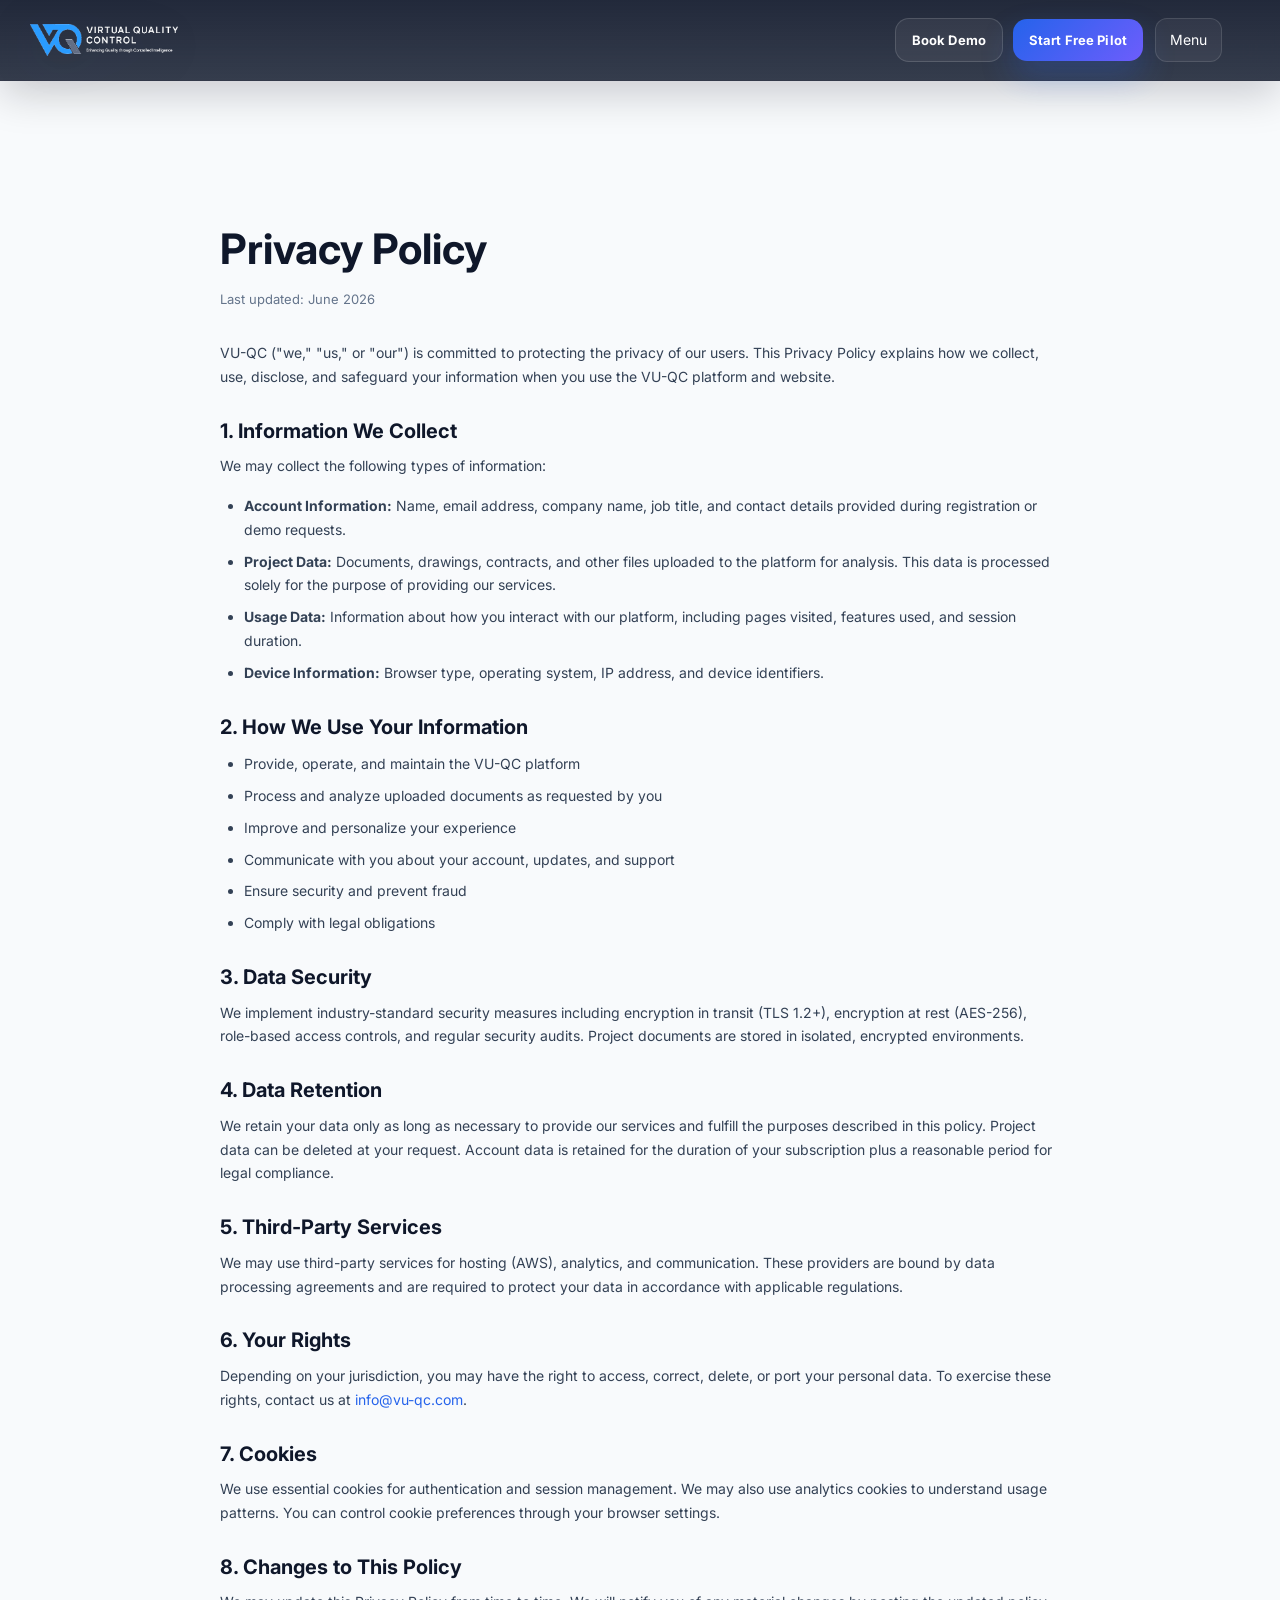
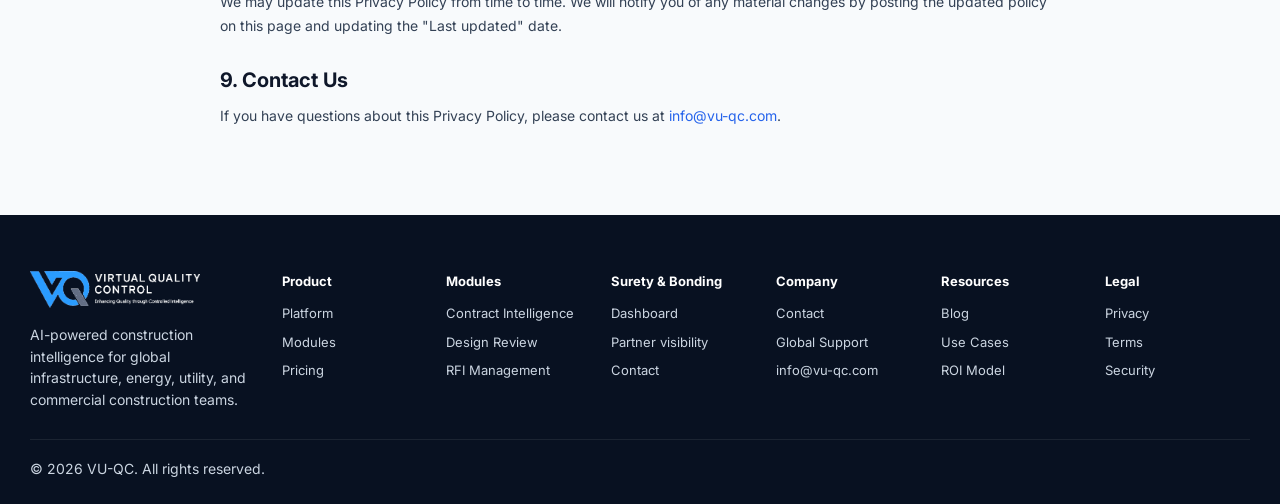
<file: privacy.html>
<!DOCTYPE html><html lang="en"><head><meta charset="UTF-8" /><meta name="viewport" content="width=device-width, initial-scale=1.0" /><title>Privacy Policy | VU-QC</title><meta name="description" content="VU-QC Privacy Policy — how we collect, use, and protect your data." /><meta property="og:title" content="Privacy Policy | VU-QC" /><meta property="og:description" content="VU-QC Privacy Policy — how we collect, use, and protect your data." /><meta property="og:type" content="website" /><meta property="og:image" content="https://vu-qc.com/assets/vuqc-logo-light.png" /><meta property="og:site_name" content="VU-QC" /><meta property="og:url" content="https://vu-qc.com/privacy.html" /><meta name="twitter:card" content="summary_large_image" /><meta name="twitter:title" content="Privacy Policy | VU-QC" /><meta name="twitter:description" content="VU-QC Privacy Policy — how we collect, use, and protect your data." /><meta name="twitter:image" content="https://vu-qc.com/assets/vuqc-logo-light.png" /><link rel="canonical" href="https://vu-qc.com/privacy.html" /><meta name="theme-color" content="#0f172a" /><link rel="preconnect" href="https://fonts.googleapis.com" /><link rel="preconnect" href="https://fonts.gstatic.com" crossorigin /><link href="https://fonts.googleapis.com/css2?family=Inter:wght@400;500;600;700;800&display=swap" rel="stylesheet" /><link rel="stylesheet" href="./styles.css?v=4" /><link rel="icon" href="./favicon.ico" sizes="any" /><link rel="icon" type="image/png" sizes="32x32" href="./favicon-32x32.png" /><link rel="icon" type="image/png" sizes="16x16" href="./favicon-16x16.png" /><link rel="apple-touch-icon" sizes="180x180" href="./apple-touch-icon.png" /><link rel="manifest" href="./site.webmanifest" /><style>.legal-page{padding:100px 0 72px}.legal-page h1{font-size:clamp(32px,4vw,42px);color:var(--navy);margin-bottom:8px}.legal-page .updated{color:var(--muted);font-size:13px;margin-bottom:32px;display:block}.legal-page h2{font-size:20px;margin-top:32px;margin-bottom:12px}.legal-page p,.legal-page ul{color:var(--slate);line-height:1.7;margin-bottom:16px}.legal-page ul{padding-left:24px}.legal-page li{margin-bottom:8px}</style></head><body><div class="site-shell"><header class="topbar topbar-v1">
  <div class="container topbar-inner topbar-inner-v1">
    <a class="brand brand-v1" href="./index.html" aria-label="VU-QC home">
      <img src="./assets/vuqc-logo-light.png" alt="VU-QC logo" />
    </a>

    <nav class="main-nav main-nav-v1" aria-label="Primary navigation">
      <a href="./platform.html">Platform</a>
      <a href="./modules.html">Modules</a>
      <a href="./surety.html">Surety &amp; Bonding</a>
      <a href="./ai-agent.html">AI Agent</a>
      <a href="./pricing.html">Pricing</a>
      <a href="./use-cases.html">Use Cases</a>
      <a href="./global-support.html">Global Support</a>
      <a href="./resources.html">Resources</a>
      <a href="./contact.html">Contact</a>
    </nav>

    <div class="header-actions-v1">
      <div class="select-group global-group" aria-label="Global support controls">
        <button class="select-btn select-btn-global" data-toggle="globalMenu" aria-expanded="false" aria-controls="globalMenu">
          <span class="globe-dot"></span>
          Global
          <span class="global-inline-values"><b id="langValue">EN</b> · <b id="currencyValue">USD</b> · <b id="measureValue">Metric</b></span>
        </button>
        <div class="select-menu select-menu-global wide" id="globalMenu">
          <div class="global-menu-section">
            <span class="global-menu-label">Language</span>
            <div class="global-option-row">
              <button data-lang="EN">EN</button><button data-lang="ES">ES</button><button data-lang="FR">FR</button><button data-lang="PT">PT</button><button data-lang="AR">AR</button>
            </div>
          </div>
          <div class="global-menu-section">
            <span class="global-menu-label">Currency</span>
            <div class="global-option-row">
              <button data-currency="USD">USD</button><button data-currency="CAD">CAD</button><button data-currency="EUR">EUR</button><button data-currency="GBP">GBP</button>
            </div>
          </div>
          <div class="global-menu-section">
            <span class="global-menu-label">Measurement</span>
            <div class="global-option-row">
              <button data-measure="Metric">Metric</button><button data-measure="Imperial">Imperial</button>
            </div>
          </div>
          <div class="global-menu-section">
            <span class="global-menu-label">Region</span>
            <div class="global-option-row global-option-row-region">
              <button data-region="United States">United States</button><button data-region="Canada">Canada</button><button data-region="Caribbean">Caribbean</button><button data-region="UK">UK</button><button data-region="EU">EU</button><button data-region="Middle East">Middle East</button><button data-region="Africa">Africa</button>
            </div>
          </div>
        </div>
      </div>

      <div class="header-cta header-cta-v1">
        <button class="btn ghost btn-header-ghost" data-open-demo="demoModal">Book Demo</button>
        <button class="btn primary btn-header-primary" data-open-demo="demoModal">Start Free Pilot</button>
      </div>

      <button class="mobile-menu-btn mobile-menu-btn-v1" data-toggle-mobile aria-expanded="false" aria-controls="mobileNav">Menu</button>
    </div>
  </div>

  
  <!-- Two-Column Mega Menu -->
  <div class="mega-menu" id="megaMenu" aria-hidden="true">
    <div class="mega-close-row"><button class="mega-close-btn" id="megaCloseBtn" aria-label="Close menu">&times;</button></div>
    <div class="container mega-menu-inner">
      <div class="mega-col">
        <span class="mega-label">Product</span>
        <a href="./platform.html" class="mega-link"><strong>Platform</strong><span>Core platform overview</span></a>
        <a href="./modules.html" class="mega-link"><strong>Modules</strong><span>Explore all modules</span></a>
        <a href="./ai-agent.html" class="mega-link"><strong>AI Agent</strong><span>Intelligent automation</span></a>
        <a href="./pricing.html" class="mega-link"><strong>Pricing</strong><span>Plans, transparent pricing</span></a>
      </div>
      <div class="mega-col">
        <span class="mega-label">Solutions</span>
        <a href="./surety.html" class="mega-link"><strong>Surety &amp; Bonding</strong><span>Bond management solutions</span></a>
        <a href="./use-cases.html" class="mega-link"><strong>Use Cases</strong><span>Real-world applications</span></a>
        <a href="./global-support.html" class="mega-link"><strong>Global Support</strong><span>24/7 worldwide support</span></a>
        <a href="./resources.html" class="mega-link"><strong>Resources</strong><span>Guides, docs &amp; insights</span></a>
      </div>
      <div class="mega-col">
        <span class="mega-label">Company</span>
        <a href="./contact.html" class="mega-link"><strong>About VU-QC</strong><span>Our mission &amp; team</span></a>
        <a href="./contact.html" class="mega-link"><strong>Contact</strong><span>Get in touch</span></a>
        <a href="./contact.html" class="mega-link"><strong>Careers</strong><span>Join our team</span></a>
      </div>
      <div class="mega-cta-card">
        <div class="mega-cta-icon">&#128269;</div>
        <strong>Ready to elevate quality control?</strong>
        <p>Book a demo or start a free pilot today.</p>
        <div class="mega-cta-actions">
          <button class="btn ghost btn-header-ghost" data-open-demo="demoModal">Book Demo</button>
          <button class="btn primary btn-header-primary" data-open-demo="demoModal">Start Free Pilot</button>
        </div>
        <a href="./security.html" style="margin-top:8px;font-size:12px;color:rgba(148,163,184,0.8)">Security<span style="margin-left:6px;color:rgba(148,163,184,0.5)">Trust &amp; compliance</span></a>
      </div>
    </div>
  </div>
  <div class="mega-overlay" id="megaOverlay"></div>

  <div class="mobile-nav mobile-nav-v1 mega-replaced" id="mobileNav">
    <a href="./platform.html">Platform</a>
    <a href="./modules.html">Modules</a>
    <a href="./surety.html">Surety &amp; Bonding</a>
    <a href="./ai-agent.html">AI Agent</a>
    <a href="./pricing.html">Pricing</a>
    <a href="./use-cases.html">Use Cases</a>
    <a href="./global-support.html">Global Support</a>
    <a href="./resources.html">Resources</a>
    <a href="./contact.html">Contact</a>
    <div class="mobile-global-inline">Global: <span id="mobileRegionValue">United States</span> · <span id="mobileLangValue">EN</span> · <span id="mobileCurrencyValue">USD</span></div>
  </div>
</header><main><section class="legal-page"><div class="container narrow"><h1>Privacy Policy</h1><span class="updated">Last updated: June 2026</span><p>VU-QC ("we," "us," or "our") is committed to protecting the privacy of our users. This Privacy Policy explains how we collect, use, disclose, and safeguard your information when you use the VU-QC platform and website.</p><h2>1. Information We Collect</h2><p>We may collect the following types of information:</p><ul><li><strong>Account Information:</strong> Name, email address, company name, job title, and contact details provided during registration or demo requests.</li><li><strong>Project Data:</strong> Documents, drawings, contracts, and other files uploaded to the platform for analysis. This data is processed solely for the purpose of providing our services.</li><li><strong>Usage Data:</strong> Information about how you interact with our platform, including pages visited, features used, and session duration.</li><li><strong>Device Information:</strong> Browser type, operating system, IP address, and device identifiers.</li></ul><h2>2. How We Use Your Information</h2><ul><li>Provide, operate, and maintain the VU-QC platform</li><li>Process and analyze uploaded documents as requested by you</li><li>Improve and personalize your experience</li><li>Communicate with you about your account, updates, and support</li><li>Ensure security and prevent fraud</li><li>Comply with legal obligations</li></ul><h2>3. Data Security</h2><p>We implement industry-standard security measures including encryption in transit (TLS 1.2+), encryption at rest (AES-256), role-based access controls, and regular security audits. Project documents are stored in isolated, encrypted environments.</p><h2>4. Data Retention</h2><p>We retain your data only as long as necessary to provide our services and fulfill the purposes described in this policy. Project data can be deleted at your request. Account data is retained for the duration of your subscription plus a reasonable period for legal compliance.</p><h2>5. Third-Party Services</h2><p>We may use third-party services for hosting (AWS), analytics, and communication. These providers are bound by data processing agreements and are required to protect your data in accordance with applicable regulations.</p><h2>6. Your Rights</h2><p>Depending on your jurisdiction, you may have the right to access, correct, delete, or port your personal data. To exercise these rights, contact us at <a href="mailto:info@vu-qc.com" style="color:var(--blue)">info@vu-qc.com</a>.</p><h2>7. Cookies</h2><p>We use essential cookies for authentication and session management. We may also use analytics cookies to understand usage patterns. You can control cookie preferences through your browser settings.</p><h2>8. Changes to This Policy</h2><p>We may update this Privacy Policy from time to time. We will notify you of any material changes by posting the updated policy on this page and updating the "Last updated" date.</p><h2>9. Contact Us</h2><p>If you have questions about this Privacy Policy, please contact us at <a href="mailto:info@vu-qc.com" style="color:var(--blue)">info@vu-qc.com</a>.</p></div></section></main><footer class="footer"><div class="container footer-grid"><div><img class="footer-logo" src="./assets/vuqc-logo-light.png" alt="VU-QC logo" /><p>AI-powered construction intelligence for global infrastructure, energy, utility, and commercial construction teams.</p></div><div><h4>Product</h4><a href="./platform.html">Platform</a><a href="./modules.html">Modules</a><a href="./pricing.html">Pricing</a></div><div><h4>Modules</h4><a href="./modules.html#contractModule">Contract Intelligence</a><a href="./modules.html#designModule">Design Review</a><a href="./modules.html#rfiModule">RFI Management</a></div><div><h4>Surety &amp; Bonding</h4><a href="./surety.html">Dashboard</a><a href="./surety.html">Partner visibility</a><a href="./contact.html">Contact</a></div><div><h4>Company</h4><a href="./contact.html">Contact</a><a href="./global-support.html">Global Support</a><a href="mailto:info@vu-qc.com">info@vu-qc.com</a></div><div><h4>Resources</h4><a href="./resources.html">Blog</a><a href="./use-cases.html">Use Cases</a><a href="./pricing.html">ROI Model</a></div><div><h4>Legal</h4><a href="./privacy.html">Privacy</a><a href="./terms.html">Terms</a><a href="./security.html">Security</a></div></div><div class="container footer-bottom"><p>© 2026 VU-QC. All rights reserved.</p></div></footer></div><script>
/* ====== SHARED SITE JS ====== */
const currentPage = window.location.pathname.split('/').pop() || 'index.html';
const mobileNav = document.getElementById('mobileNav');
const mobileMenuBtn = document.querySelector('[data-toggle-mobile]');

document.querySelectorAll('.main-nav a, .mobile-nav a').forEach(link => {
  const href = (link.getAttribute('href') || '').replace('./', '');
  const target = href.split('#')[0] || 'index.html';
  if (target === currentPage) {
    link.classList.add('active');
    link.setAttribute('aria-current', 'page');
  } else {
    link.removeAttribute('aria-current');
  }
});

document.querySelectorAll('.mobile-nav a').forEach(link => link.addEventListener('click', () => {
  mobileNav?.classList.remove('open');
  mobileMenuBtn?.setAttribute('aria-expanded', 'false');
}));

document.querySelector('[data-toggle-mobile]')?.addEventListener('click', toggleMegaMenu);

/* Mega Menu Toggle */
const megaMenu = document.getElementById('megaMenu');
const megaOverlay = document.getElementById('megaOverlay');
const megaCloseBtn = document.getElementById('megaCloseBtn');

function openMegaMenu() {
  megaMenu?.classList.add('open');
  megaOverlay?.classList.add('open');
  megaMenu?.setAttribute('aria-hidden', 'false');
  mobileMenuBtn?.setAttribute('aria-expanded', 'true');
  mobileMenuBtn.textContent = 'Close';
}
function closeMegaMenu() {
  megaMenu?.classList.remove('open');
  megaOverlay?.classList.remove('open');
  megaMenu?.setAttribute('aria-hidden', 'true');
  mobileMenuBtn?.setAttribute('aria-expanded', 'false');
  mobileMenuBtn.textContent = 'Menu';
}
function toggleMegaMenu() {
  if (megaMenu?.classList.contains('open')) { closeMegaMenu(); } else { openMegaMenu(); }
}

megaCloseBtn?.addEventListener('click', closeMegaMenu);
megaOverlay?.addEventListener('click', closeMegaMenu);
document.addEventListener('keydown', e => { if (e.key === 'Escape') closeMegaMenu(); });

/* Highlight active page in mega menu */
document.querySelectorAll('.mega-link').forEach(link => {
  const href = (link.getAttribute('href') || '').replace('./', '');
  const target = href.split('#')[0] || 'index.html';
  if (target === currentPage) {
    link.classList.add('active');
    link.setAttribute('aria-current', 'page');
  }
});


/* Dropdown menu toggle */
const toggleMenu = (id) => document.getElementById(id)?.classList.toggle('open');
document.querySelectorAll('[data-toggle]').forEach(btn => btn.addEventListener('click', e => {
  e.stopPropagation();
  toggleMenu(btn.dataset.toggle);
}));
document.addEventListener('click', () => document.querySelectorAll('.select-menu').forEach(m => m.classList.remove('open')));

/* Global Selector Handlers */
document.querySelectorAll('[data-lang]').forEach(b => b.onclick = () => {
  const v = b.dataset.lang;
  const el = document.getElementById('langValue');
  if (el) el.textContent = v;
  const mobileLang = document.getElementById('mobileLangValue');
  if (mobileLang) mobileLang.textContent = v;
});

document.querySelectorAll('[data-currency]').forEach(b => b.onclick = () => {
  const v = b.dataset.currency;
  const el = document.getElementById('currencyValue');
  if (el) el.textContent = v;
  const mobileCurrency = document.getElementById('mobileCurrencyValue');
  if (mobileCurrency) mobileCurrency.textContent = v;
  const currencyHero = document.getElementById('currencyHero');
  if (currencyHero) currencyHero.textContent = `${v} 148M`;
  const currencyBadge = document.getElementById('currencyBadge');
  if (currencyBadge) currencyBadge.textContent = v;
  const exposureValue = document.getElementById('exposureValue');
  if (exposureValue) exposureValue.textContent = `${v} 148M`;
  
  if (typeof updatePricing === 'function') {
    currentCurrency = v;
    updatePricing();
  }
});

document.querySelectorAll('[data-measure]').forEach(b => b.onclick = () => {
  const v = b.dataset.measure;
  const el = document.getElementById('measureValue');
  if (el) el.textContent = v;
  
  if (typeof updatePricing === 'function') {
    updatePricing();
  }
});

document.querySelectorAll('[data-region]').forEach(b => b.onclick = () => {
  const v = b.dataset.region;
  const el = document.getElementById('regionValue');
  if (el) el.textContent = v;
  const regionLabel = document.getElementById('regionLabel');
  if (regionLabel) regionLabel.textContent = v;
  const heroRegionLabel = document.getElementById('heroRegionLabel');
  if (heroRegionLabel) heroRegionLabel.textContent = v;
  const footerRegion = document.getElementById('footerRegionValue');
  if (footerRegion) footerRegion.textContent = v;
  const mobileRegion = document.getElementById('mobileRegionValue');
  if (mobileRegion) mobileRegion.textContent = v;
  
  if (typeof updatePricing === 'function') {
    updatePricing();
  }
});

document.querySelectorAll('[data-footer-region]').forEach(b => b.onclick = () => {
  const v = b.dataset.footerRegion;
  const footerRegion = document.getElementById('footerRegionValue');
  if (footerRegion) footerRegion.textContent = v;
  const regionValue = document.getElementById('regionValue');
  if (regionValue) regionValue.textContent = v;
  const mobileRegion = document.getElementById('mobileRegionValue');
  if (mobileRegion) mobileRegion.textContent = v;
  
  if (typeof updatePricing === 'function') {
    updatePricing();
  }
});

/* Modals */
const openModal = (id) => { closeMegaMenu(); document.getElementById(id)?.classList.add('open'); };
const closeModals = () => document.querySelectorAll('.modal').forEach(m => m.classList.remove('open'));
document.querySelectorAll('[data-open-demo]').forEach(b => b.onclick = () => openModal(b.dataset.openDemo));
document.querySelector('[data-open-preview]')?.addEventListener('click', () => openModal('previewModal'));
document.querySelectorAll('[data-close-modal]').forEach(b => b.onclick = closeModals);
document.querySelectorAll('.modal').forEach(m => m.addEventListener('click', e => {
  if (e.target === m) closeModals();
}));

/* Assistant Drawer */
const drawer = document.getElementById('assistantDrawer');
const log = document.getElementById('assistantLog');
const assistantTrigger = document.getElementById('assistantTrigger');
if (assistantTrigger) {
  assistantTrigger.onclick = () => drawer?.classList.toggle('open');
}
const assistantClose = document.getElementById('assistantClose');
if (assistantClose) {
  assistantClose.onclick = () => drawer?.classList.remove('open');
}
document.querySelectorAll('.assistant-prompt').forEach(btn => btn.onclick = () => {
  const q = btn.textContent.trim();
  if (typeof canned !== 'undefined' && canned[q]) {
    log?.insertAdjacentHTML('beforeend', `<div class="chat-msg user">${q}</div><div class="chat-msg ai">${canned[q]}</div>`);
  } else {
    log?.insertAdjacentHTML('beforeend', `<div class="chat-msg user">${q}</div><div class="chat-msg ai">Please contact us for more details.</div>`);
  }
  if (log) log.scrollTop = log.scrollHeight;
});
</script></body></html>
</file>
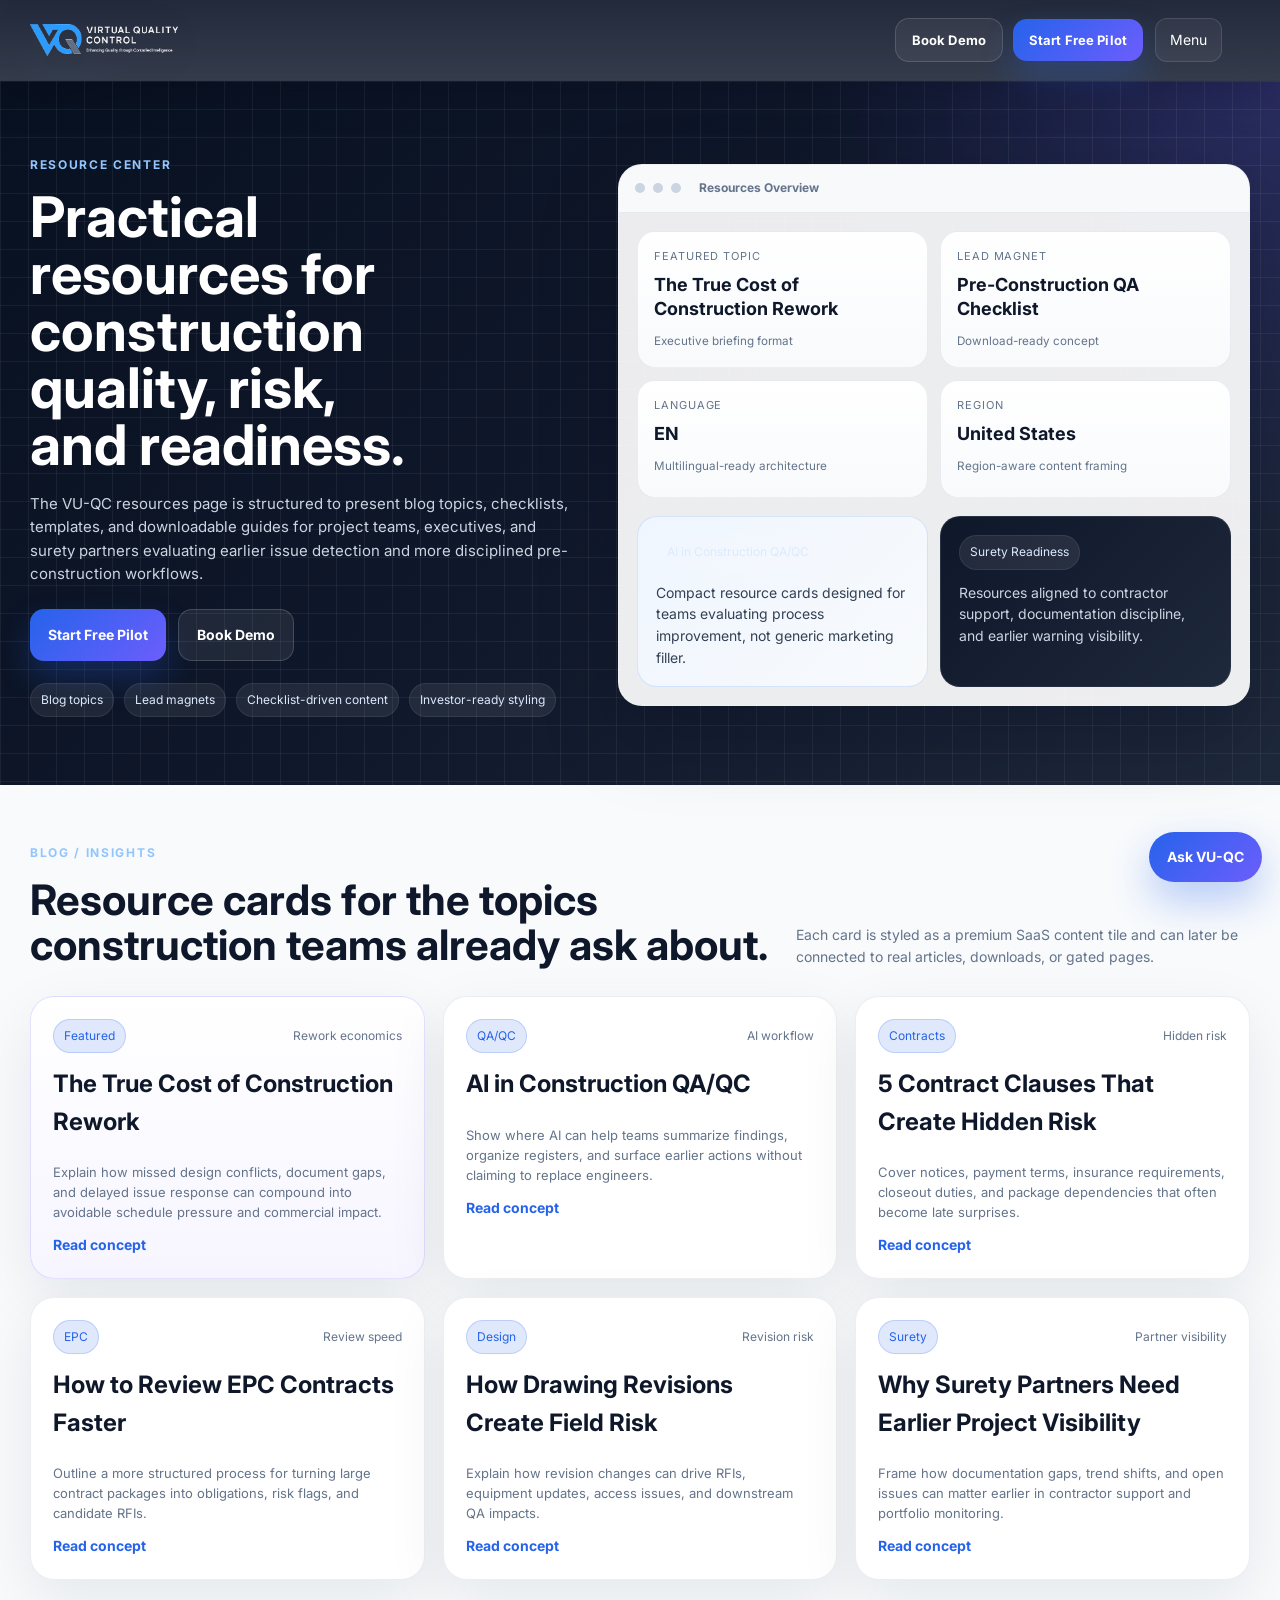
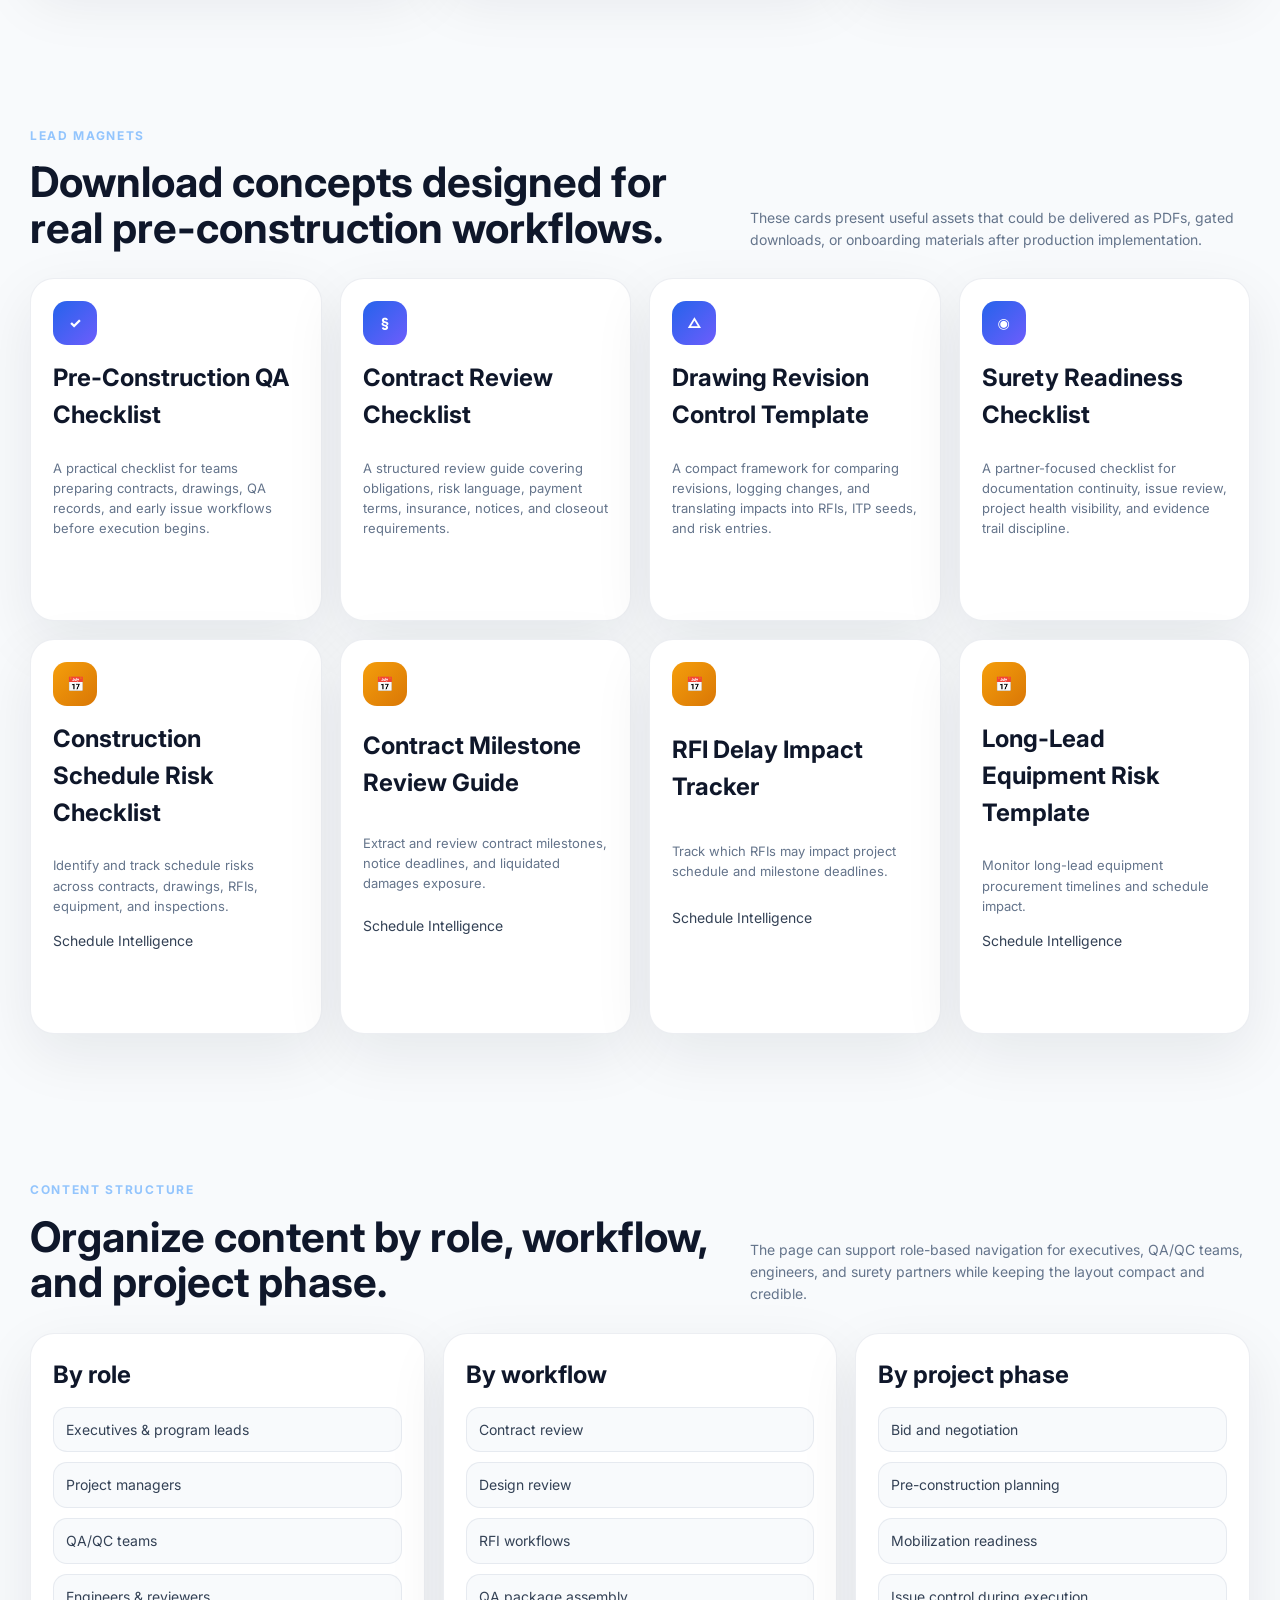
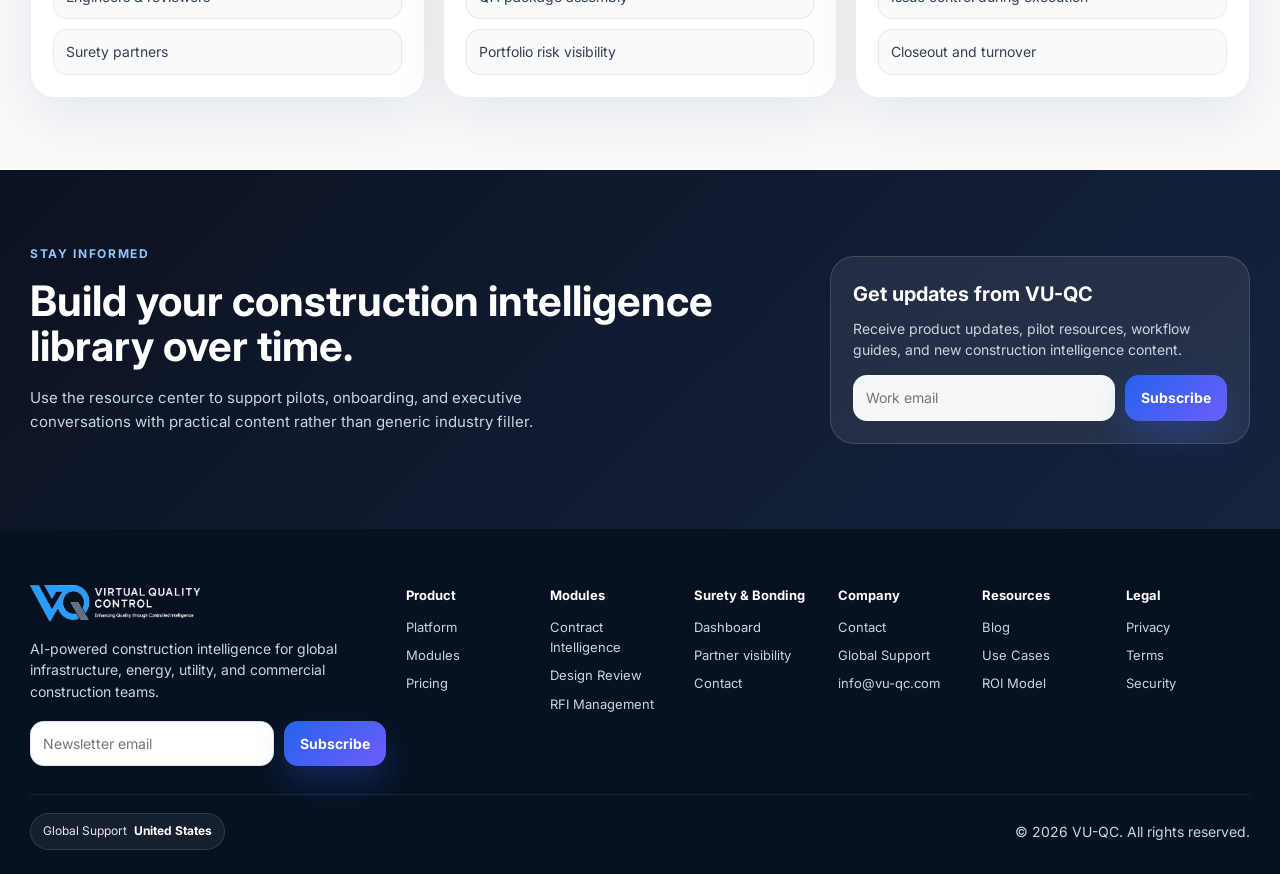
<file: resources.html>
<!DOCTYPE html><html lang="en"><head><meta charset="UTF-8" /><meta name="viewport" content="width=device-width, initial-scale=1.0" /><title>VU-QC Resources | Construction QA, Contract Review, Drawing Control, Surety Readiness</title><meta name="description" content="Explore VU-QC resources including blog topics, lead magnets, and practical guides for construction rework, AI QA/QC, contract review, drawing revision control, and surety readiness." /><meta name="keywords" content="AI construction quality control, pre-construction QA software, AI contract analysis construction, construction drawing review software, surety bond construction risk software, construction risk intelligence" /><meta property="og:title" content="VU-QC Resources | Practical construction intelligence content" /><meta property="og:description" content="Blog cards, checklists, templates, and surety readiness resources for construction teams and partners." /><meta property="og:type" content="website" /><meta property="og:image" content="https://vu-qc.com/assets/vuqc-logo-light.png" /><meta name="theme-color" content="#0f172a" /><link rel="preconnect" href="https://fonts.googleapis.com" /><link rel="preconnect" href="https://fonts.gstatic.com" crossorigin /><link href="https://fonts.googleapis.com/css2?family=Inter:wght@400;500;600;700;800&display=swap" rel="stylesheet" /><link rel="preload" as="image" href="./assets/vuqc-logo-light.png" /><link rel="stylesheet" href="./styles.css?v=4" /><link rel="icon" href="./favicon.ico" sizes="any" /><link rel="icon" type="image/png" sizes="32x32" href="./favicon-32x32.png" /><link rel="icon" type="image/png" sizes="16x16" href="./favicon-16x16.png" /><link rel="apple-touch-icon" sizes="180x180" href="./apple-touch-icon.png" /><link rel="manifest" href="./site.webmanifest" /><meta name="application-name" content="VU-QC" /><meta name="apple-mobile-web-app-title" content="VU-QC" /><meta name="apple-mobile-web-app-capable" content="yes" /><meta name="apple-mobile-web-app-status-bar-style" content="black-translucent" /><meta name="format-detection" content="telephone=no" /><meta name="msapplication-TileColor" content="#0f172a" /><meta property="og:site_name" content="VU-QC" /><meta property="og:url" content="https://vu-qc.com/resources.html" /><meta name="twitter:card" content="summary_large_image" /><meta name="twitter:title" content="VU-QC | Catch It Before You Build It" /><meta name="twitter:description" content="AI-powered construction intelligence for contracts, drawings, QA/QC, RFIs, risk, and surety readiness." /><meta name="twitter:image" content="https://vu-qc.com/assets/vuqc-logo-light.png" /><link rel="canonical" href="https://vu-qc.com/resources.html" /><link rel="stylesheet" href="./resources.css" /><script type="application/ld+json"> { "@context": "https://schema.org", "@type": "CollectionPage", "name": "VU-QC Resources", "description": "Resource center for construction intelligence articles, checklists, templates, and surety readiness content.", "publisher": {"@type": "Organization", "name": "VU-QC"} } </script></head><body><div class="site-shell"><header class="topbar topbar-v1">
  <div class="container topbar-inner topbar-inner-v1">
    <a class="brand brand-v1" href="./index.html" aria-label="VU-QC home">
      <img src="./assets/vuqc-logo-light.png" alt="VU-QC logo" />
    </a>

    <nav class="main-nav main-nav-v1" aria-label="Primary navigation">
      <a href="./platform.html">Platform</a>
      <a href="./modules.html">Modules</a>
      <a href="./surety.html">Surety &amp; Bonding</a>
      <a href="./ai-agent.html">AI Agent</a>
      <a href="./pricing.html">Pricing</a>
      <a href="./use-cases.html">Use Cases</a>
      <a href="./global-support.html">Global Support</a>
      <a href="./resources.html">Resources</a>
      <a href="./contact.html">Contact</a>
    </nav>

    <div class="header-actions-v1">
      <div class="select-group global-group" aria-label="Global support controls">
        <button class="select-btn select-btn-global" data-toggle="globalMenu" aria-expanded="false" aria-controls="globalMenu">
          <span class="globe-dot"></span>
          Global
          <span class="global-inline-values"><b id="langValue">EN</b> · <b id="currencyValue">USD</b> · <b id="measureValue">Metric</b></span>
        </button>
        <div class="select-menu select-menu-global wide" id="globalMenu">
          <div class="global-menu-section">
            <span class="global-menu-label">Language</span>
            <div class="global-option-row">
              <button data-lang="EN">EN</button><button data-lang="ES">ES</button><button data-lang="FR">FR</button><button data-lang="PT">PT</button><button data-lang="AR">AR</button>
            </div>
          </div>
          <div class="global-menu-section">
            <span class="global-menu-label">Currency</span>
            <div class="global-option-row">
              <button data-currency="USD">USD</button><button data-currency="CAD">CAD</button><button data-currency="EUR">EUR</button><button data-currency="GBP">GBP</button>
            </div>
          </div>
          <div class="global-menu-section">
            <span class="global-menu-label">Measurement</span>
            <div class="global-option-row">
              <button data-measure="Metric">Metric</button><button data-measure="Imperial">Imperial</button>
            </div>
          </div>
          <div class="global-menu-section">
            <span class="global-menu-label">Region</span>
            <div class="global-option-row global-option-row-region">
              <button data-region="United States">United States</button><button data-region="Canada">Canada</button><button data-region="Caribbean">Caribbean</button><button data-region="UK">UK</button><button data-region="EU">EU</button><button data-region="Middle East">Middle East</button><button data-region="Africa">Africa</button>
            </div>
          </div>
        </div>
      </div>

      <div class="header-cta header-cta-v1">
        <button class="btn ghost btn-header-ghost" data-open-demo="demoModal">Book Demo</button>
        <button class="btn primary btn-header-primary" data-open-demo="demoModal">Start Free Pilot</button>
      </div>

      <button class="mobile-menu-btn mobile-menu-btn-v1" data-toggle-mobile aria-expanded="false" aria-controls="mobileNav">Menu</button>
    </div>
  </div>

  
  <!-- Two-Column Mega Menu -->
  <div class="mega-menu" id="megaMenu" aria-hidden="true">
    <div class="mega-close-row"><button class="mega-close-btn" id="megaCloseBtn" aria-label="Close menu">&times;</button></div>
    <div class="container mega-menu-inner">
      <div class="mega-col">
        <span class="mega-label">Product</span>
        <a href="./platform.html" class="mega-link"><strong>Platform</strong><span>Core platform overview</span></a>
        <a href="./modules.html" class="mega-link"><strong>Modules</strong><span>Explore all modules</span></a>
        <a href="./ai-agent.html" class="mega-link"><strong>AI Agent</strong><span>Intelligent automation</span></a>
        <a href="./pricing.html" class="mega-link"><strong>Pricing</strong><span>Plans, transparent pricing</span></a>
      </div>
      <div class="mega-col">
        <span class="mega-label">Solutions</span>
        <a href="./surety.html" class="mega-link"><strong>Surety &amp; Bonding</strong><span>Bond management solutions</span></a>
        <a href="./use-cases.html" class="mega-link"><strong>Use Cases</strong><span>Real-world applications</span></a>
        <a href="./global-support.html" class="mega-link"><strong>Global Support</strong><span>24/7 worldwide support</span></a>
        <a href="./resources.html" class="mega-link"><strong>Resources</strong><span>Guides, docs &amp; insights</span></a>
      </div>
      <div class="mega-col">
        <span class="mega-label">Company</span>
        <a href="./contact.html" class="mega-link"><strong>About VU-QC</strong><span>Our mission &amp; team</span></a>
        <a href="./contact.html" class="mega-link"><strong>Contact</strong><span>Get in touch</span></a>
        <a href="./contact.html" class="mega-link"><strong>Careers</strong><span>Join our team</span></a>
      </div>
      <div class="mega-cta-card">
        <div class="mega-cta-icon">&#128269;</div>
        <strong>Ready to elevate quality control?</strong>
        <p>Book a demo or start a free pilot today.</p>
        <div class="mega-cta-actions">
          <button class="btn ghost btn-header-ghost" data-open-demo="demoModal">Book Demo</button>
          <button class="btn primary btn-header-primary" data-open-demo="demoModal">Start Free Pilot</button>
        </div>
        <a href="./security.html" style="margin-top:8px;font-size:12px;color:rgba(148,163,184,0.8)">Security<span style="margin-left:6px;color:rgba(148,163,184,0.5)">Trust &amp; compliance</span></a>
      </div>
    </div>
  </div>
  <div class="mega-overlay" id="megaOverlay"></div>

  <div class="mobile-nav mobile-nav-v1 mega-replaced" id="mobileNav">
    <a href="./platform.html">Platform</a>
    <a href="./modules.html">Modules</a>
    <a href="./surety.html">Surety &amp; Bonding</a>
    <a href="./ai-agent.html">AI Agent</a>
    <a href="./pricing.html">Pricing</a>
    <a href="./use-cases.html">Use Cases</a>
    <a href="./global-support.html">Global Support</a>
    <a href="./resources.html">Resources</a>
    <a href="./contact.html">Contact</a>
    <div class="mobile-global-inline">Global: <span id="mobileRegionValue">United States</span> · <span id="mobileLangValue">EN</span> · <span id="mobileCurrencyValue">USD</span></div>
  </div>
</header><main><section class="hero-section resources-hero"><div class="container resources-hero-grid"><div class="hero-copy resources-copy"><span class="eyebrow">Resource center</span><h1>Practical resources for construction quality, risk, and readiness.</h1><p class="lead">The VU-QC resources page is structured to present blog topics, checklists, templates, and downloadable guides for project teams, executives, and surety partners evaluating earlier issue detection and more disciplined pre-construction workflows.</p><div class="hero-actions"><button class="btn primary lg" data-open-demo="demoModal">Start Free Pilot</button><button class="btn secondary lg" data-open-demo="demoModal">Book Demo</button></div><div class="badge-row"><span class="badge">Blog topics</span><span class="badge">Lead magnets</span><span class="badge">Checklist-driven content</span><span class="badge">Investor-ready styling</span></div></div><div class="resources-hero-visual"><div class="browser-frame resources-browser"><div class="browser-top"><span></span><span></span><span></span><div class="browser-title">Resources Overview</div></div><div class="resource-summary-grid"><div class="summary-card"><label>Featured topic</label><strong>The True Cost of Construction Rework</strong><small>Executive briefing format</small></div><div class="summary-card"><label>Lead magnet</label><strong>Pre-Construction QA Checklist</strong><small>Download-ready concept</small></div><div class="summary-card"><label>Language</label><strong id="heroLang">EN</strong><small>Multilingual-ready architecture</small></div><div class="summary-card"><label>Region</label><strong id="heroRegion">United States</strong><small>Region-aware content framing</small></div></div><div class="resource-highlight-panel"><div class="highlight-tile"><span class="chip">AI in Construction QA/QC</span><p>Compact resource cards designed for teams evaluating process improvement, not generic marketing filler.</p></div><div class="highlight-tile dark-tile"><span class="chip">Surety Readiness</span><p>Resources aligned to contractor support, documentation discipline, and earlier warning visibility.</p></div></div></div></div></div></section><section class="section light blog-section"><div class="container section-head split-head align-start"><div><span class="eyebrow">Blog / insights</span><h2>Resource cards for the topics construction teams already ask about.</h2></div><p>Each card is styled as a premium SaaS content tile and can later be connected to real articles, downloads, or gated pages.</p></div><div class="container article-grid"><article class="article-card featured-article"><div class="article-topline"><span class="chip accent">Featured</span><span class="small-label">Rework economics</span></div><h3>The True Cost of Construction Rework</h3><p>Explain how missed design conflicts, document gaps, and delayed issue response can compound into avoidable schedule pressure and commercial impact.</p><a class="text-link" href="#contact">Read concept</a></article><article class="article-card"><div class="article-topline"><span class="chip accent">QA/QC</span><span class="small-label">AI workflow</span></div><h3>AI in Construction QA/QC</h3><p>Show where AI can help teams summarize findings, organize registers, and surface earlier actions without claiming to replace engineers.</p><a class="text-link" href="#contact">Read concept</a></article><article class="article-card"><div class="article-topline"><span class="chip accent">Contracts</span><span class="small-label">Hidden risk</span></div><h3>5 Contract Clauses That Create Hidden Risk</h3><p>Cover notices, payment terms, insurance requirements, closeout duties, and package dependencies that often become late surprises.</p><a class="text-link" href="#contact">Read concept</a></article><article class="article-card"><div class="article-topline"><span class="chip accent">EPC</span><span class="small-label">Review speed</span></div><h3>How to Review EPC Contracts Faster</h3><p>Outline a more structured process for turning large contract packages into obligations, risk flags, and candidate RFIs.</p><a class="text-link" href="#contact">Read concept</a></article><article class="article-card"><div class="article-topline"><span class="chip accent">Design</span><span class="small-label">Revision risk</span></div><h3>How Drawing Revisions Create Field Risk</h3><p>Explain how revision changes can drive RFIs, equipment updates, access issues, and downstream QA impacts.</p><a class="text-link" href="#contact">Read concept</a></article><article class="article-card"><div class="article-topline"><span class="chip accent">Surety</span><span class="small-label">Partner visibility</span></div><h3>Why Surety Partners Need Earlier Project Visibility</h3><p>Frame how documentation gaps, trend shifts, and open issues can matter earlier in contractor support and portfolio monitoring.</p><a class="text-link" href="#contact">Read concept</a></article></div></section><section class="section lead-magnet-section"><div class="container section-head split-head align-start"><div><span class="eyebrow">Lead magnets</span><h2>Download concepts designed for real pre-construction workflows.</h2></div><p>These cards present useful assets that could be delivered as PDFs, gated downloads, or onboarding materials after production implementation.</p></div><div class="container magnet-grid"><article class="magnet-card"><div class="magnet-icon">✓</div><h3>Pre-Construction QA Checklist</h3><p>A practical checklist for teams preparing contracts, drawings, QA records, and early issue workflows before execution begins.</p><button class="btn ghost dark-border" data-open-demo="demoModal">Request Resource</button></article><article class="magnet-card"><div class="magnet-icon">§</div><h3>Contract Review Checklist</h3><p>A structured review guide covering obligations, risk language, payment terms, insurance, notices, and closeout requirements.</p><button class="btn ghost dark-border" data-open-demo="demoModal">Request Resource</button></article><article class="magnet-card"><div class="magnet-icon">△</div><h3>Drawing Revision Control Template</h3><p>A compact framework for comparing revisions, logging changes, and translating impacts into RFIs, ITP seeds, and risk entries.</p><button class="btn ghost dark-border" data-open-demo="demoModal">Request Resource</button></article><article class="magnet-card"><div class="magnet-icon">◉</div><h3>Surety Readiness Checklist</h3><p>A partner-focused checklist for documentation continuity, issue review, project health visibility, and evidence trail discipline.</p><button class="btn ghost dark-border" data-open-demo="demoModal">Request Resource</button></article><article class="magnet-card"><div class="magnet-icon" style="background:linear-gradient(135deg,#f59e0b,#d97706);color:#0f172a">📅</div><h3>Construction Schedule Risk Checklist</h3><p>Identify and track schedule risks across contracts, drawings, RFIs, equipment, and inspections.</p><span class="resource-tag">Schedule Intelligence</span><button class="btn ghost dark-border" data-open-demo="demoModal">Request Resource</button></article><article class="magnet-card"><div class="magnet-icon" style="background:linear-gradient(135deg,#f59e0b,#d97706);color:#0f172a">📅</div><h3>Contract Milestone Review Guide</h3><p>Extract and review contract milestones, notice deadlines, and liquidated damages exposure.</p><span class="resource-tag">Schedule Intelligence</span><button class="btn ghost dark-border" data-open-demo="demoModal">Request Resource</button></article><article class="magnet-card"><div class="magnet-icon" style="background:linear-gradient(135deg,#f59e0b,#d97706);color:#0f172a">📅</div><h3>RFI Delay Impact Tracker</h3><p>Track which RFIs may impact project schedule and milestone deadlines.</p><span class="resource-tag">Schedule Intelligence</span><button class="btn ghost dark-border" data-open-demo="demoModal">Request Resource</button></article><article class="magnet-card"><div class="magnet-icon" style="background:linear-gradient(135deg,#f59e0b,#d97706);color:#0f172a">📅</div><h3>Long-Lead Equipment Risk Template</h3><p>Monitor long-lead equipment procurement timelines and schedule impact.</p><span class="resource-tag">Schedule Intelligence</span><button class="btn ghost dark-border" data-open-demo="demoModal">Request Resource</button></article></div></section><section class="section light resource-categories-section"><div class="container section-head split-head align-start"><div><span class="eyebrow">Content structure</span><h2>Organize content by role, workflow, and project phase.</h2></div><p>The page can support role-based navigation for executives, QA/QC teams, engineers, and surety partners while keeping the layout compact and credible.</p></div><div class="container category-grid"><div class="category-panel"><h3>By role</h3><div class="category-list"><div>Executives &amp; program leads</div><div>Project managers</div><div>QA/QC teams</div><div>Engineers &amp; reviewers</div><div>Surety partners</div></div></div><div class="category-panel"><h3>By workflow</h3><div class="category-list"><div>Contract review</div><div>Design review</div><div>RFI workflows</div><div>QA package assembly</div><div>Portfolio risk visibility</div></div></div><div class="category-panel"><h3>By project phase</h3><div class="category-list"><div>Bid and negotiation</div><div>Pre-construction planning</div><div>Mobilization readiness</div><div>Issue control during execution</div><div>Closeout and turnover</div></div></div></div></section><section class="section dark newsletter-section"><div class="container newsletter-grid"><div><span class="eyebrow">Stay informed</span><h2>Build your construction intelligence library over time.</h2><p class="lead compact-lead">Use the resource center to support pilots, onboarding, and executive conversations with practical content rather than generic industry filler.</p></div><div class="newsletter-card-large"><strong>Get updates from VU-QC</strong><p>Receive product updates, pilot resources, workflow guides, and new construction intelligence content.</p><form class="inline-newsletter"><input type="email" placeholder="Work email" aria-label="Work email" /><button type="button" class="btn primary">Subscribe</button></form></div></div></section></main><footer class="footer" id="contact"><div class="container footer-grid"><div><img class="footer-logo" src="./assets/vuqc-logo-light.png" alt="VU-QC logo" /><p>AI-powered construction intelligence for global infrastructure, energy, utility, and commercial construction teams.</p><form class="newsletter"><input type="email" placeholder="Newsletter email" aria-label="Newsletter email" /><button type="button" class="btn primary">Subscribe</button></form></div><div><h4>Product</h4><a href="./platform.html">Platform</a><a href="./modules.html">Modules</a><a href="./pricing.html">Pricing</a></div><div><h4>Modules</h4><a href="./modules.html#contractModule">Contract Intelligence</a><a href="./modules.html#designModule">Design Review</a><a href="./modules.html#rfiModule">RFI Management</a></div><div><h4>Surety &amp; Bonding</h4><a href="./surety.html">Dashboard</a><a href="./surety.html">Partner visibility</a><a href="./contact.html">Contact</a></div><div><h4>Company</h4><a href="./contact.html">Contact</a><a href="./global-support.html">Global Support</a><a href="mailto:info@vu-qc.com">info@vu-qc.com</a></div><div><h4>Resources</h4><a href="./resources.html">Blog</a><a href="./use-cases.html">Use Cases</a><a href="./pricing.html">ROI Model</a></div><div><h4>Legal</h4><a href="./privacy.html">Privacy</a><a href="./terms.html">Terms</a><a href="./security.html">Security</a></div></div><div class="container footer-bottom"><div class="select-group footer-select"><button class="select-btn" data-toggle="footerRegion">Global Support <span id="footerRegionValue">United States</span></button><div class="select-menu wide" id="footerRegion"><button data-footer-region="United States">United States</button><button data-footer-region="Canada">Canada</button><button data-footer-region="Caribbean">Caribbean</button><button data-footer-region="UK">UK</button><button data-footer-region="EU">EU</button><button data-footer-region="Middle East">Middle East</button><button data-footer-region="Africa">Africa</button></div></div><p>© 2026 VU-QC. All rights reserved.</p></div></footer></div><div class="modal" id="demoModal" aria-hidden="true"><div class="modal-card"><div class="modal-head"><h3>Request Resource / Book Demo</h3><button class="close-btn" data-close-modal>&times;</button></div><form class="demo-form"><div class="form-grid"><label>Name<input type="text" placeholder="Your name" /></label><label>Email<input type="email" placeholder="name@company.com" /></label><label>Company<input type="text" placeholder="Company" /></label><label>Role<input type="text" placeholder="Executive, QA/QC, engineer, PM, surety" /></label><label>Country / Region<input type="text" placeholder="United States" /></label><label>Interested resource<select><option>Pre-Construction QA Checklist</option><option>Contract Review Checklist</option><option>Drawing Revision Control Template</option><option>Surety Readiness Checklist</option></select></label><label>Primary topic<select><option>Contract review</option><option>Drawing review</option><option>Surety visibility</option><option>QA package assembly</option></select></label><label>Active projects<input type="number" value="5" /></label><label class="full">Message<textarea rows="4" placeholder="Tell us which resource or workflow you want to explore first."></textarea></label></div><div class="form-actions"><button type="button" class="btn ghost" data-close-modal>Close</button><button type="button" class="btn primary">Submit</button></div><small>Prefer email? <a href="mailto:info@vu-qc.com">info@vu-qc.com</a></small></form></div></div><div class="assistant-widget" id="assistantWidget"><button class="assistant-trigger" id="assistantTrigger">Ask VU-QC</button><div class="assistant-drawer" id="assistantDrawer" aria-hidden="true"><div class="assistant-head"><strong>VU-QC AI Assistant</strong><button class="close-btn small" id="assistantClose">&times;</button></div><div class="assistant-body"><div class="chat-msg ai">Suggested questions</div><div class="prompt-grid single"><button class="assistant-prompt">Which resource should I start with?</button><button class="assistant-prompt">Do you have a contract review checklist?</button><button class="assistant-prompt">How does the surety readiness checklist help?</button><button class="assistant-prompt">What is included in the drawing revision template?</button><button class="assistant-prompt">Can VU-QC support global projects?</button></div><div class="chat-log" id="assistantLog"></div></div><div class="usage-tracker">Usage event recorded</div></div></div><script>
const canned = { 'Which resource should I start with?': 'Most teams start with the Pre-Construction QA Checklist or Contract Review Checklist, then expand into drawing revision control and surety readiness content.', 'Do you have a contract review checklist?': 'Yes — the page includes a Contract Review Checklist concept covering obligations, payment terms, notices, insurance language, and closeout requirements.', 'How does the surety readiness checklist help?': 'It is positioned to support documentation continuity, issue review discipline, project health visibility, and evidence trail preparation for partner review.', 'What is included in the drawing revision template?': 'The template concept is framed around revision comparison, detected changes, related RFIs, ITP seeds, equipment updates, and risk follow-up.', 'Can VU-QC support global projects?': 'Yes — visible language, currency, measurement, and region controls reinforce a global-ready product structure.' };

/* ====== SHARED SITE JS ====== */
const currentPage = window.location.pathname.split('/').pop() || 'index.html';
const mobileNav = document.getElementById('mobileNav');
const mobileMenuBtn = document.querySelector('[data-toggle-mobile]');

document.querySelectorAll('.main-nav a, .mobile-nav a').forEach(link => {
  const href = (link.getAttribute('href') || '').replace('./', '');
  const target = href.split('#')[0] || 'index.html';
  if (target === currentPage) {
    link.classList.add('active');
    link.setAttribute('aria-current', 'page');
  } else {
    link.removeAttribute('aria-current');
  }
});

document.querySelectorAll('.mobile-nav a').forEach(link => link.addEventListener('click', () => {
  mobileNav?.classList.remove('open');
  mobileMenuBtn?.setAttribute('aria-expanded', 'false');
}));

document.querySelector('[data-toggle-mobile]')?.addEventListener('click', toggleMegaMenu);

/* Mega Menu Toggle */
const megaMenu = document.getElementById('megaMenu');
const megaOverlay = document.getElementById('megaOverlay');
const megaCloseBtn = document.getElementById('megaCloseBtn');

function openMegaMenu() {
  megaMenu?.classList.add('open');
  megaOverlay?.classList.add('open');
  megaMenu?.setAttribute('aria-hidden', 'false');
  mobileMenuBtn?.setAttribute('aria-expanded', 'true');
  mobileMenuBtn.textContent = 'Close';
}
function closeMegaMenu() {
  megaMenu?.classList.remove('open');
  megaOverlay?.classList.remove('open');
  megaMenu?.setAttribute('aria-hidden', 'true');
  mobileMenuBtn?.setAttribute('aria-expanded', 'false');
  mobileMenuBtn.textContent = 'Menu';
}
function toggleMegaMenu() {
  if (megaMenu?.classList.contains('open')) { closeMegaMenu(); } else { openMegaMenu(); }
}

megaCloseBtn?.addEventListener('click', closeMegaMenu);
megaOverlay?.addEventListener('click', closeMegaMenu);
document.addEventListener('keydown', e => { if (e.key === 'Escape') closeMegaMenu(); });

/* Highlight active page in mega menu */
document.querySelectorAll('.mega-link').forEach(link => {
  const href = (link.getAttribute('href') || '').replace('./', '');
  const target = href.split('#')[0] || 'index.html';
  if (target === currentPage) {
    link.classList.add('active');
    link.setAttribute('aria-current', 'page');
  }
});


/* Dropdown menu toggle */
const toggleMenu = (id) => document.getElementById(id)?.classList.toggle('open');
document.querySelectorAll('[data-toggle]').forEach(btn => btn.addEventListener('click', e => {
  e.stopPropagation();
  toggleMenu(btn.dataset.toggle);
}));
document.addEventListener('click', () => document.querySelectorAll('.select-menu').forEach(m => m.classList.remove('open')));

/* Global Selector Handlers */
document.querySelectorAll('[data-lang]').forEach(b => b.onclick = () => {
  const v = b.dataset.lang;
  const el = document.getElementById('langValue');
  if (el) el.textContent = v;
  const mobileLang = document.getElementById('mobileLangValue');
  if (mobileLang) mobileLang.textContent = v;
});

document.querySelectorAll('[data-currency]').forEach(b => b.onclick = () => {
  const v = b.dataset.currency;
  const el = document.getElementById('currencyValue');
  if (el) el.textContent = v;
  const mobileCurrency = document.getElementById('mobileCurrencyValue');
  if (mobileCurrency) mobileCurrency.textContent = v;
  const currencyHero = document.getElementById('currencyHero');
  if (currencyHero) currencyHero.textContent = `${v} 148M`;
  const currencyBadge = document.getElementById('currencyBadge');
  if (currencyBadge) currencyBadge.textContent = v;
  const exposureValue = document.getElementById('exposureValue');
  if (exposureValue) exposureValue.textContent = `${v} 148M`;
  
  if (typeof updatePricing === 'function') {
    currentCurrency = v;
    updatePricing();
  }
});

document.querySelectorAll('[data-measure]').forEach(b => b.onclick = () => {
  const v = b.dataset.measure;
  const el = document.getElementById('measureValue');
  if (el) el.textContent = v;
  
  if (typeof updatePricing === 'function') {
    updatePricing();
  }
});

document.querySelectorAll('[data-region]').forEach(b => b.onclick = () => {
  const v = b.dataset.region;
  const el = document.getElementById('regionValue');
  if (el) el.textContent = v;
  const regionLabel = document.getElementById('regionLabel');
  if (regionLabel) regionLabel.textContent = v;
  const heroRegionLabel = document.getElementById('heroRegionLabel');
  if (heroRegionLabel) heroRegionLabel.textContent = v;
  const footerRegion = document.getElementById('footerRegionValue');
  if (footerRegion) footerRegion.textContent = v;
  const mobileRegion = document.getElementById('mobileRegionValue');
  if (mobileRegion) mobileRegion.textContent = v;
  
  if (typeof updatePricing === 'function') {
    updatePricing();
  }
});

document.querySelectorAll('[data-footer-region]').forEach(b => b.onclick = () => {
  const v = b.dataset.footerRegion;
  const footerRegion = document.getElementById('footerRegionValue');
  if (footerRegion) footerRegion.textContent = v;
  const regionValue = document.getElementById('regionValue');
  if (regionValue) regionValue.textContent = v;
  const mobileRegion = document.getElementById('mobileRegionValue');
  if (mobileRegion) mobileRegion.textContent = v;
  
  if (typeof updatePricing === 'function') {
    updatePricing();
  }
});

/* Modals */
const openModal = (id) => { closeMegaMenu(); document.getElementById(id)?.classList.add('open'); };
const closeModals = () => document.querySelectorAll('.modal').forEach(m => m.classList.remove('open'));
document.querySelectorAll('[data-open-demo]').forEach(b => b.onclick = () => openModal(b.dataset.openDemo));
document.querySelector('[data-open-preview]')?.addEventListener('click', () => openModal('previewModal'));
document.querySelectorAll('[data-close-modal]').forEach(b => b.onclick = closeModals);
document.querySelectorAll('.modal').forEach(m => m.addEventListener('click', e => {
  if (e.target === m) closeModals();
}));

/* Assistant Drawer */
const drawer = document.getElementById('assistantDrawer');
const log = document.getElementById('assistantLog');
const assistantTrigger = document.getElementById('assistantTrigger');
if (assistantTrigger) {
  assistantTrigger.onclick = () => drawer?.classList.toggle('open');
}
const assistantClose = document.getElementById('assistantClose');
if (assistantClose) {
  assistantClose.onclick = () => drawer?.classList.remove('open');
}
document.querySelectorAll('.assistant-prompt').forEach(btn => btn.onclick = () => {
  const q = btn.textContent.trim();
  if (typeof canned !== 'undefined' && canned[q]) {
    log?.insertAdjacentHTML('beforeend', `<div class="chat-msg user">${q}</div><div class="chat-msg ai">${canned[q]}</div>`);
  } else {
    log?.insertAdjacentHTML('beforeend', `<div class="chat-msg user">${q}</div><div class="chat-msg ai">Please contact us for more details.</div>`);
  }
  if (log) log.scrollTop = log.scrollHeight;
});
</script></body></html>
</file>
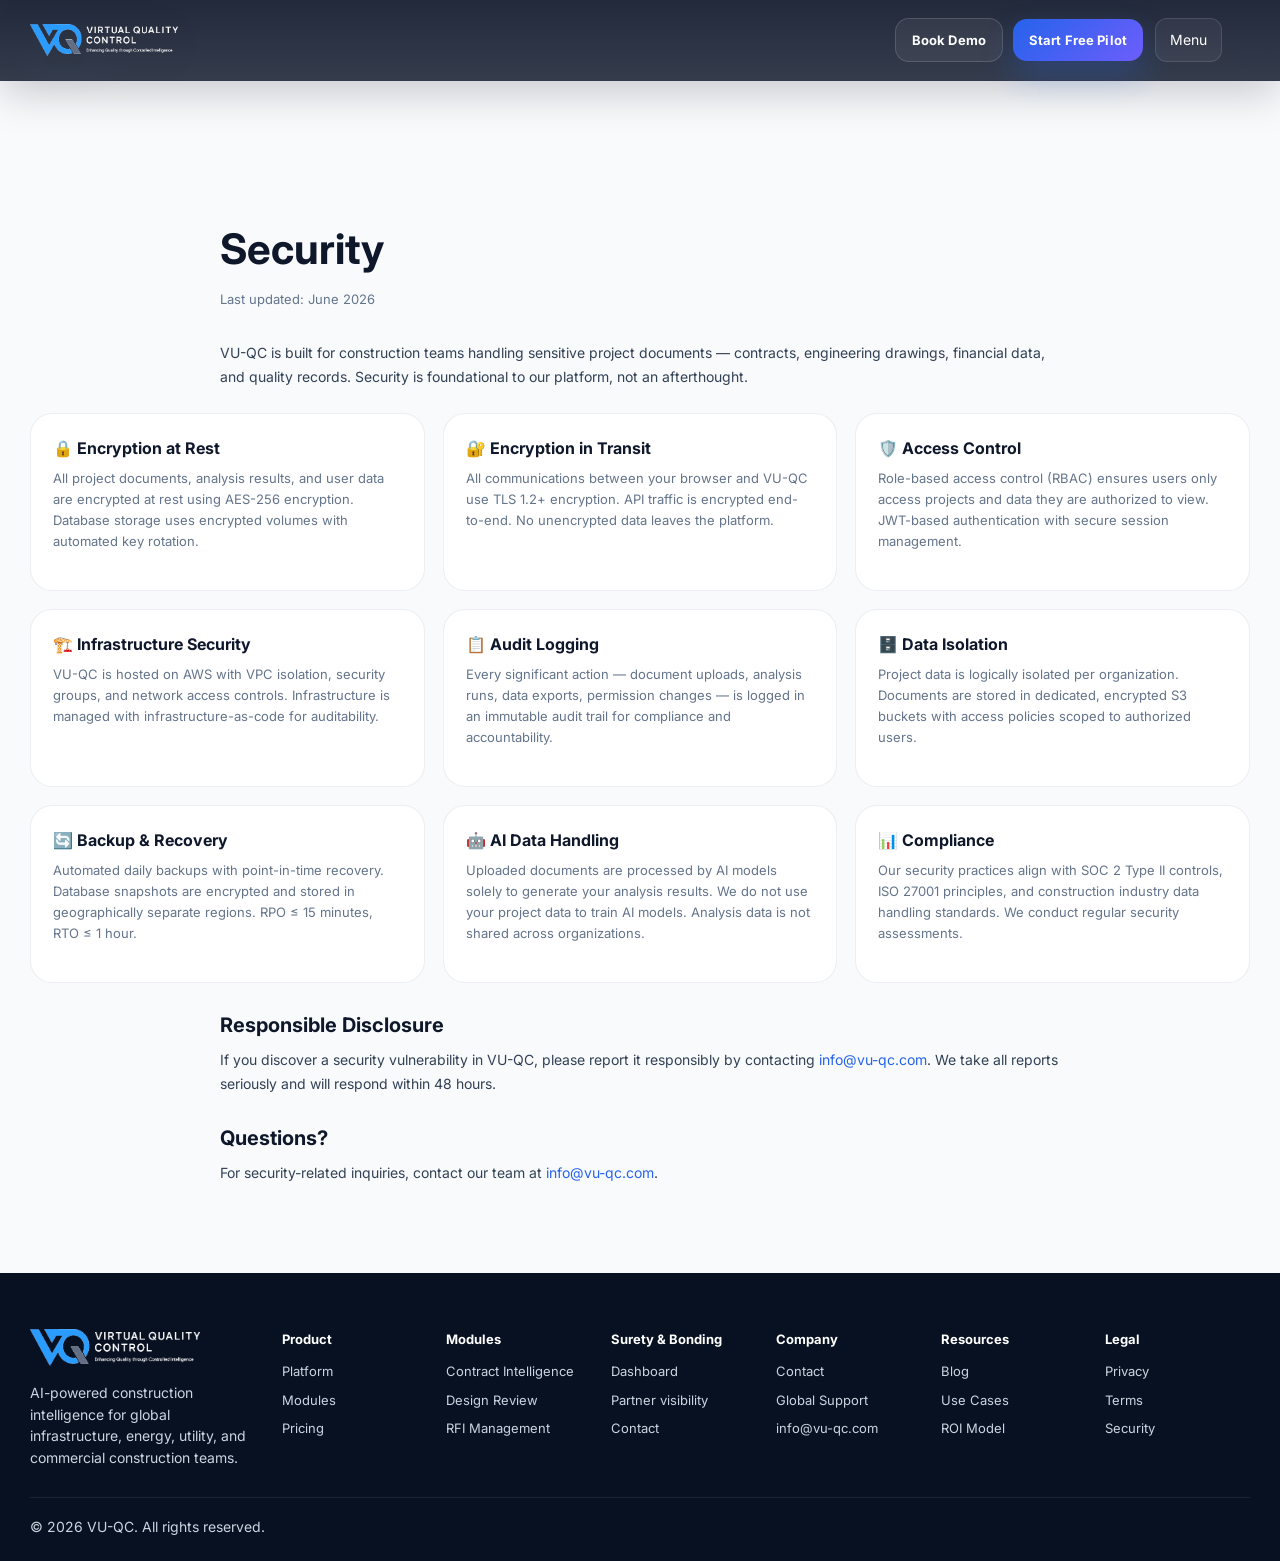
<file: security.html>
<!DOCTYPE html><html lang="en"><head><meta charset="UTF-8" /><meta name="viewport" content="width=device-width, initial-scale=1.0" /><title>Security | VU-QC</title><meta name="description" content="VU-QC Security — how we protect your construction documents, project data, and platform infrastructure." /><meta property="og:title" content="Security | VU-QC" /><meta property="og:description" content="VU-QC Security — how we protect your construction data and platform infrastructure." /><meta property="og:type" content="website" /><meta property="og:image" content="https://vu-qc.com/assets/vuqc-logo-light.png" /><meta property="og:site_name" content="VU-QC" /><meta property="og:url" content="https://vu-qc.com/security.html" /><meta name="twitter:card" content="summary_large_image" /><meta name="twitter:title" content="Security | VU-QC" /><meta name="twitter:description" content="VU-QC Security — how we protect your construction data and platform." /><meta name="twitter:image" content="https://vu-qc.com/assets/vuqc-logo-light.png" /><link rel="canonical" href="https://vu-qc.com/security.html" /><meta name="theme-color" content="#0f172a" /><link rel="preconnect" href="https://fonts.googleapis.com" /><link rel="preconnect" href="https://fonts.gstatic.com" crossorigin /><link href="https://fonts.googleapis.com/css2?family=Inter:wght@400;500;600;700;800&display=swap" rel="stylesheet" /><link rel="stylesheet" href="./styles.css?v=4" /><link rel="icon" href="./favicon.ico" sizes="any" /><link rel="icon" type="image/png" sizes="32x32" href="./favicon-32x32.png" /><link rel="icon" type="image/png" sizes="16x16" href="./favicon-16x16.png" /><link rel="apple-touch-icon" sizes="180x180" href="./apple-touch-icon.png" /><link rel="manifest" href="./site.webmanifest" /><style>.legal-page{padding:100px 0 72px}.legal-page h1{font-size:clamp(32px,4vw,42px);color:var(--navy);margin-bottom:8px}.legal-page .updated{color:var(--muted);font-size:13px;margin-bottom:32px;display:block}.legal-page h2{font-size:20px;margin-top:32px;margin-bottom:12px}.legal-page p,.legal-page ul{color:var(--slate);line-height:1.7;margin-bottom:16px}.legal-page ul{padding-left:24px}.legal-page li{margin-bottom:8px}.security-grid{display:grid;grid-template-columns:repeat(3,1fr);gap:18px;margin:24px 0}.security-card{background:var(--card);border:1px solid var(--line);border-radius:var(--radius);padding:22px;transition:transform 0.2s ease}.security-card:hover{transform:translateY(-2px)}.security-card h3{font-size:16px;color:var(--navy);margin-bottom:8px}.security-card p{color:var(--muted);font-size:13px;line-height:1.6}@media(max-width:840px){.security-grid{grid-template-columns:1fr}}</style></head><body><div class="site-shell"><header class="topbar topbar-v1">
  <div class="container topbar-inner topbar-inner-v1">
    <a class="brand brand-v1" href="./index.html" aria-label="VU-QC home">
      <img src="./assets/vuqc-logo-light.png" alt="VU-QC logo" />
    </a>

    <nav class="main-nav main-nav-v1" aria-label="Primary navigation">
      <a href="./platform.html">Platform</a>
      <a href="./modules.html">Modules</a>
      <a href="./surety.html">Surety &amp; Bonding</a>
      <a href="./ai-agent.html">AI Agent</a>
      <a href="./pricing.html">Pricing</a>
      <a href="./use-cases.html">Use Cases</a>
      <a href="./global-support.html">Global Support</a>
      <a href="./resources.html">Resources</a>
      <a href="./contact.html">Contact</a>
    </nav>

    <div class="header-actions-v1">
      <div class="select-group global-group" aria-label="Global support controls">
        <button class="select-btn select-btn-global" data-toggle="globalMenu" aria-expanded="false" aria-controls="globalMenu">
          <span class="globe-dot"></span>
          Global
          <span class="global-inline-values"><b id="langValue">EN</b> · <b id="currencyValue">USD</b> · <b id="measureValue">Metric</b></span>
        </button>
        <div class="select-menu select-menu-global wide" id="globalMenu">
          <div class="global-menu-section">
            <span class="global-menu-label">Language</span>
            <div class="global-option-row">
              <button data-lang="EN">EN</button><button data-lang="ES">ES</button><button data-lang="FR">FR</button><button data-lang="PT">PT</button><button data-lang="AR">AR</button>
            </div>
          </div>
          <div class="global-menu-section">
            <span class="global-menu-label">Currency</span>
            <div class="global-option-row">
              <button data-currency="USD">USD</button><button data-currency="CAD">CAD</button><button data-currency="EUR">EUR</button><button data-currency="GBP">GBP</button>
            </div>
          </div>
          <div class="global-menu-section">
            <span class="global-menu-label">Measurement</span>
            <div class="global-option-row">
              <button data-measure="Metric">Metric</button><button data-measure="Imperial">Imperial</button>
            </div>
          </div>
          <div class="global-menu-section">
            <span class="global-menu-label">Region</span>
            <div class="global-option-row global-option-row-region">
              <button data-region="United States">United States</button><button data-region="Canada">Canada</button><button data-region="Caribbean">Caribbean</button><button data-region="UK">UK</button><button data-region="EU">EU</button><button data-region="Middle East">Middle East</button><button data-region="Africa">Africa</button>
            </div>
          </div>
        </div>
      </div>

      <div class="header-cta header-cta-v1">
        <button class="btn ghost btn-header-ghost" data-open-demo="demoModal">Book Demo</button>
        <button class="btn primary btn-header-primary" data-open-demo="demoModal">Start Free Pilot</button>
      </div>

      <button class="mobile-menu-btn mobile-menu-btn-v1" data-toggle-mobile aria-expanded="false" aria-controls="mobileNav">Menu</button>
    </div>
  </div>

  
  <!-- Two-Column Mega Menu -->
  <div class="mega-menu" id="megaMenu" aria-hidden="true">
    <div class="mega-close-row"><button class="mega-close-btn" id="megaCloseBtn" aria-label="Close menu">&times;</button></div>
    <div class="container mega-menu-inner">
      <div class="mega-col">
        <span class="mega-label">Product</span>
        <a href="./platform.html" class="mega-link"><strong>Platform</strong><span>Core platform overview</span></a>
        <a href="./modules.html" class="mega-link"><strong>Modules</strong><span>Explore all modules</span></a>
        <a href="./ai-agent.html" class="mega-link"><strong>AI Agent</strong><span>Intelligent automation</span></a>
        <a href="./pricing.html" class="mega-link"><strong>Pricing</strong><span>Plans, transparent pricing</span></a>
      </div>
      <div class="mega-col">
        <span class="mega-label">Solutions</span>
        <a href="./surety.html" class="mega-link"><strong>Surety &amp; Bonding</strong><span>Bond management solutions</span></a>
        <a href="./use-cases.html" class="mega-link"><strong>Use Cases</strong><span>Real-world applications</span></a>
        <a href="./global-support.html" class="mega-link"><strong>Global Support</strong><span>24/7 worldwide support</span></a>
        <a href="./resources.html" class="mega-link"><strong>Resources</strong><span>Guides, docs &amp; insights</span></a>
      </div>
      <div class="mega-col">
        <span class="mega-label">Company</span>
        <a href="./contact.html" class="mega-link"><strong>About VU-QC</strong><span>Our mission &amp; team</span></a>
        <a href="./contact.html" class="mega-link"><strong>Contact</strong><span>Get in touch</span></a>
        <a href="./contact.html" class="mega-link"><strong>Careers</strong><span>Join our team</span></a>
      </div>
      <div class="mega-cta-card">
        <div class="mega-cta-icon">&#128269;</div>
        <strong>Ready to elevate quality control?</strong>
        <p>Book a demo or start a free pilot today.</p>
        <div class="mega-cta-actions">
          <button class="btn ghost btn-header-ghost" data-open-demo="demoModal">Book Demo</button>
          <button class="btn primary btn-header-primary" data-open-demo="demoModal">Start Free Pilot</button>
        </div>
        <a href="./security.html" style="margin-top:8px;font-size:12px;color:rgba(148,163,184,0.8)">Security<span style="margin-left:6px;color:rgba(148,163,184,0.5)">Trust &amp; compliance</span></a>
      </div>
    </div>
  </div>
  <div class="mega-overlay" id="megaOverlay"></div>

  <div class="mobile-nav mobile-nav-v1 mega-replaced" id="mobileNav">
    <a href="./platform.html">Platform</a>
    <a href="./modules.html">Modules</a>
    <a href="./surety.html">Surety &amp; Bonding</a>
    <a href="./ai-agent.html">AI Agent</a>
    <a href="./pricing.html">Pricing</a>
    <a href="./use-cases.html">Use Cases</a>
    <a href="./global-support.html">Global Support</a>
    <a href="./resources.html">Resources</a>
    <a href="./contact.html">Contact</a>
    <div class="mobile-global-inline">Global: <span id="mobileRegionValue">United States</span> · <span id="mobileLangValue">EN</span> · <span id="mobileCurrencyValue">USD</span></div>
  </div>
</header><main><section class="legal-page"><div class="container narrow"><h1>Security</h1><span class="updated">Last updated: June 2026</span><p>VU-QC is built for construction teams handling sensitive project documents — contracts, engineering drawings, financial data, and quality records. Security is foundational to our platform, not an afterthought.</p></div><div class="container"><div class="security-grid"><div class="security-card"><h3>🔒 Encryption at Rest</h3><p>All project documents, analysis results, and user data are encrypted at rest using AES-256 encryption. Database storage uses encrypted volumes with automated key rotation.</p></div><div class="security-card"><h3>🔐 Encryption in Transit</h3><p>All communications between your browser and VU-QC use TLS 1.2+ encryption. API traffic is encrypted end-to-end. No unencrypted data leaves the platform.</p></div><div class="security-card"><h3>🛡️ Access Control</h3><p>Role-based access control (RBAC) ensures users only access projects and data they are authorized to view. JWT-based authentication with secure session management.</p></div><div class="security-card"><h3>🏗️ Infrastructure Security</h3><p>VU-QC is hosted on AWS with VPC isolation, security groups, and network access controls. Infrastructure is managed with infrastructure-as-code for auditability.</p></div><div class="security-card"><h3>📋 Audit Logging</h3><p>Every significant action — document uploads, analysis runs, data exports, permission changes — is logged in an immutable audit trail for compliance and accountability.</p></div><div class="security-card"><h3>🗄️ Data Isolation</h3><p>Project data is logically isolated per organization. Documents are stored in dedicated, encrypted S3 buckets with access policies scoped to authorized users.</p></div><div class="security-card"><h3>🔄 Backup &amp; Recovery</h3><p>Automated daily backups with point-in-time recovery. Database snapshots are encrypted and stored in geographically separate regions. RPO ≤ 15 minutes, RTO ≤ 1 hour.</p></div><div class="security-card"><h3>🤖 AI Data Handling</h3><p>Uploaded documents are processed by AI models solely to generate your analysis results. We do not use your project data to train AI models. Analysis data is not shared across organizations.</p></div><div class="security-card"><h3>📊 Compliance</h3><p>Our security practices align with SOC 2 Type II controls, ISO 27001 principles, and construction industry data handling standards. We conduct regular security assessments.</p></div></div></div><div class="container narrow" style="margin-top:32px"><h2>Responsible Disclosure</h2><p>If you discover a security vulnerability in VU-QC, please report it responsibly by contacting <a href="mailto:info@vu-qc.com" style="color:var(--blue)">info@vu-qc.com</a>. We take all reports seriously and will respond within 48 hours.</p><h2>Questions?</h2><p>For security-related inquiries, contact our team at <a href="mailto:info@vu-qc.com" style="color:var(--blue)">info@vu-qc.com</a>.</p></div></section></main><footer class="footer"><div class="container footer-grid"><div><img class="footer-logo" src="./assets/vuqc-logo-light.png" alt="VU-QC logo" /><p>AI-powered construction intelligence for global infrastructure, energy, utility, and commercial construction teams.</p></div><div><h4>Product</h4><a href="./platform.html">Platform</a><a href="./modules.html">Modules</a><a href="./pricing.html">Pricing</a></div><div><h4>Modules</h4><a href="./modules.html#contractModule">Contract Intelligence</a><a href="./modules.html#designModule">Design Review</a><a href="./modules.html#rfiModule">RFI Management</a></div><div><h4>Surety &amp; Bonding</h4><a href="./surety.html">Dashboard</a><a href="./surety.html">Partner visibility</a><a href="./contact.html">Contact</a></div><div><h4>Company</h4><a href="./contact.html">Contact</a><a href="./global-support.html">Global Support</a><a href="mailto:info@vu-qc.com">info@vu-qc.com</a></div><div><h4>Resources</h4><a href="./resources.html">Blog</a><a href="./use-cases.html">Use Cases</a><a href="./pricing.html">ROI Model</a></div><div><h4>Legal</h4><a href="./privacy.html">Privacy</a><a href="./terms.html">Terms</a><a href="./security.html">Security</a></div></div><div class="container footer-bottom"><p>© 2026 VU-QC. All rights reserved.</p></div></footer></div><script>
/* ====== SHARED SITE JS ====== */
const currentPage = window.location.pathname.split('/').pop() || 'index.html';
const mobileNav = document.getElementById('mobileNav');
const mobileMenuBtn = document.querySelector('[data-toggle-mobile]');

document.querySelectorAll('.main-nav a, .mobile-nav a').forEach(link => {
  const href = (link.getAttribute('href') || '').replace('./', '');
  const target = href.split('#')[0] || 'index.html';
  if (target === currentPage) {
    link.classList.add('active');
    link.setAttribute('aria-current', 'page');
  } else {
    link.removeAttribute('aria-current');
  }
});

document.querySelectorAll('.mobile-nav a').forEach(link => link.addEventListener('click', () => {
  mobileNav?.classList.remove('open');
  mobileMenuBtn?.setAttribute('aria-expanded', 'false');
}));

document.querySelector('[data-toggle-mobile]')?.addEventListener('click', toggleMegaMenu);

/* Mega Menu Toggle */
const megaMenu = document.getElementById('megaMenu');
const megaOverlay = document.getElementById('megaOverlay');
const megaCloseBtn = document.getElementById('megaCloseBtn');

function openMegaMenu() {
  megaMenu?.classList.add('open');
  megaOverlay?.classList.add('open');
  megaMenu?.setAttribute('aria-hidden', 'false');
  mobileMenuBtn?.setAttribute('aria-expanded', 'true');
  mobileMenuBtn.textContent = 'Close';
}
function closeMegaMenu() {
  megaMenu?.classList.remove('open');
  megaOverlay?.classList.remove('open');
  megaMenu?.setAttribute('aria-hidden', 'true');
  mobileMenuBtn?.setAttribute('aria-expanded', 'false');
  mobileMenuBtn.textContent = 'Menu';
}
function toggleMegaMenu() {
  if (megaMenu?.classList.contains('open')) { closeMegaMenu(); } else { openMegaMenu(); }
}

megaCloseBtn?.addEventListener('click', closeMegaMenu);
megaOverlay?.addEventListener('click', closeMegaMenu);
document.addEventListener('keydown', e => { if (e.key === 'Escape') closeMegaMenu(); });

/* Highlight active page in mega menu */
document.querySelectorAll('.mega-link').forEach(link => {
  const href = (link.getAttribute('href') || '').replace('./', '');
  const target = href.split('#')[0] || 'index.html';
  if (target === currentPage) {
    link.classList.add('active');
    link.setAttribute('aria-current', 'page');
  }
});


/* Dropdown menu toggle */
const toggleMenu = (id) => document.getElementById(id)?.classList.toggle('open');
document.querySelectorAll('[data-toggle]').forEach(btn => btn.addEventListener('click', e => {
  e.stopPropagation();
  toggleMenu(btn.dataset.toggle);
}));
document.addEventListener('click', () => document.querySelectorAll('.select-menu').forEach(m => m.classList.remove('open')));

/* Global Selector Handlers */
document.querySelectorAll('[data-lang]').forEach(b => b.onclick = () => {
  const v = b.dataset.lang;
  const el = document.getElementById('langValue');
  if (el) el.textContent = v;
  const mobileLang = document.getElementById('mobileLangValue');
  if (mobileLang) mobileLang.textContent = v;
});

document.querySelectorAll('[data-currency]').forEach(b => b.onclick = () => {
  const v = b.dataset.currency;
  const el = document.getElementById('currencyValue');
  if (el) el.textContent = v;
  const mobileCurrency = document.getElementById('mobileCurrencyValue');
  if (mobileCurrency) mobileCurrency.textContent = v;
  const currencyHero = document.getElementById('currencyHero');
  if (currencyHero) currencyHero.textContent = `${v} 148M`;
  const currencyBadge = document.getElementById('currencyBadge');
  if (currencyBadge) currencyBadge.textContent = v;
  const exposureValue = document.getElementById('exposureValue');
  if (exposureValue) exposureValue.textContent = `${v} 148M`;
  
  if (typeof updatePricing === 'function') {
    currentCurrency = v;
    updatePricing();
  }
});

document.querySelectorAll('[data-measure]').forEach(b => b.onclick = () => {
  const v = b.dataset.measure;
  const el = document.getElementById('measureValue');
  if (el) el.textContent = v;
  
  if (typeof updatePricing === 'function') {
    updatePricing();
  }
});

document.querySelectorAll('[data-region]').forEach(b => b.onclick = () => {
  const v = b.dataset.region;
  const el = document.getElementById('regionValue');
  if (el) el.textContent = v;
  const regionLabel = document.getElementById('regionLabel');
  if (regionLabel) regionLabel.textContent = v;
  const heroRegionLabel = document.getElementById('heroRegionLabel');
  if (heroRegionLabel) heroRegionLabel.textContent = v;
  const footerRegion = document.getElementById('footerRegionValue');
  if (footerRegion) footerRegion.textContent = v;
  const mobileRegion = document.getElementById('mobileRegionValue');
  if (mobileRegion) mobileRegion.textContent = v;
  
  if (typeof updatePricing === 'function') {
    updatePricing();
  }
});

document.querySelectorAll('[data-footer-region]').forEach(b => b.onclick = () => {
  const v = b.dataset.footerRegion;
  const footerRegion = document.getElementById('footerRegionValue');
  if (footerRegion) footerRegion.textContent = v;
  const regionValue = document.getElementById('regionValue');
  if (regionValue) regionValue.textContent = v;
  const mobileRegion = document.getElementById('mobileRegionValue');
  if (mobileRegion) mobileRegion.textContent = v;
  
  if (typeof updatePricing === 'function') {
    updatePricing();
  }
});

/* Modals */
const openModal = (id) => { closeMegaMenu(); document.getElementById(id)?.classList.add('open'); };
const closeModals = () => document.querySelectorAll('.modal').forEach(m => m.classList.remove('open'));
document.querySelectorAll('[data-open-demo]').forEach(b => b.onclick = () => openModal(b.dataset.openDemo));
document.querySelector('[data-open-preview]')?.addEventListener('click', () => openModal('previewModal'));
document.querySelectorAll('[data-close-modal]').forEach(b => b.onclick = closeModals);
document.querySelectorAll('.modal').forEach(m => m.addEventListener('click', e => {
  if (e.target === m) closeModals();
}));

/* Assistant Drawer */
const drawer = document.getElementById('assistantDrawer');
const log = document.getElementById('assistantLog');
const assistantTrigger = document.getElementById('assistantTrigger');
if (assistantTrigger) {
  assistantTrigger.onclick = () => drawer?.classList.toggle('open');
}
const assistantClose = document.getElementById('assistantClose');
if (assistantClose) {
  assistantClose.onclick = () => drawer?.classList.remove('open');
}
document.querySelectorAll('.assistant-prompt').forEach(btn => btn.onclick = () => {
  const q = btn.textContent.trim();
  if (typeof canned !== 'undefined' && canned[q]) {
    log?.insertAdjacentHTML('beforeend', `<div class="chat-msg user">${q}</div><div class="chat-msg ai">${canned[q]}</div>`);
  } else {
    log?.insertAdjacentHTML('beforeend', `<div class="chat-msg user">${q}</div><div class="chat-msg ai">Please contact us for more details.</div>`);
  }
  if (log) log.scrollTop = log.scrollHeight;
});
</script></body></html>
</file>
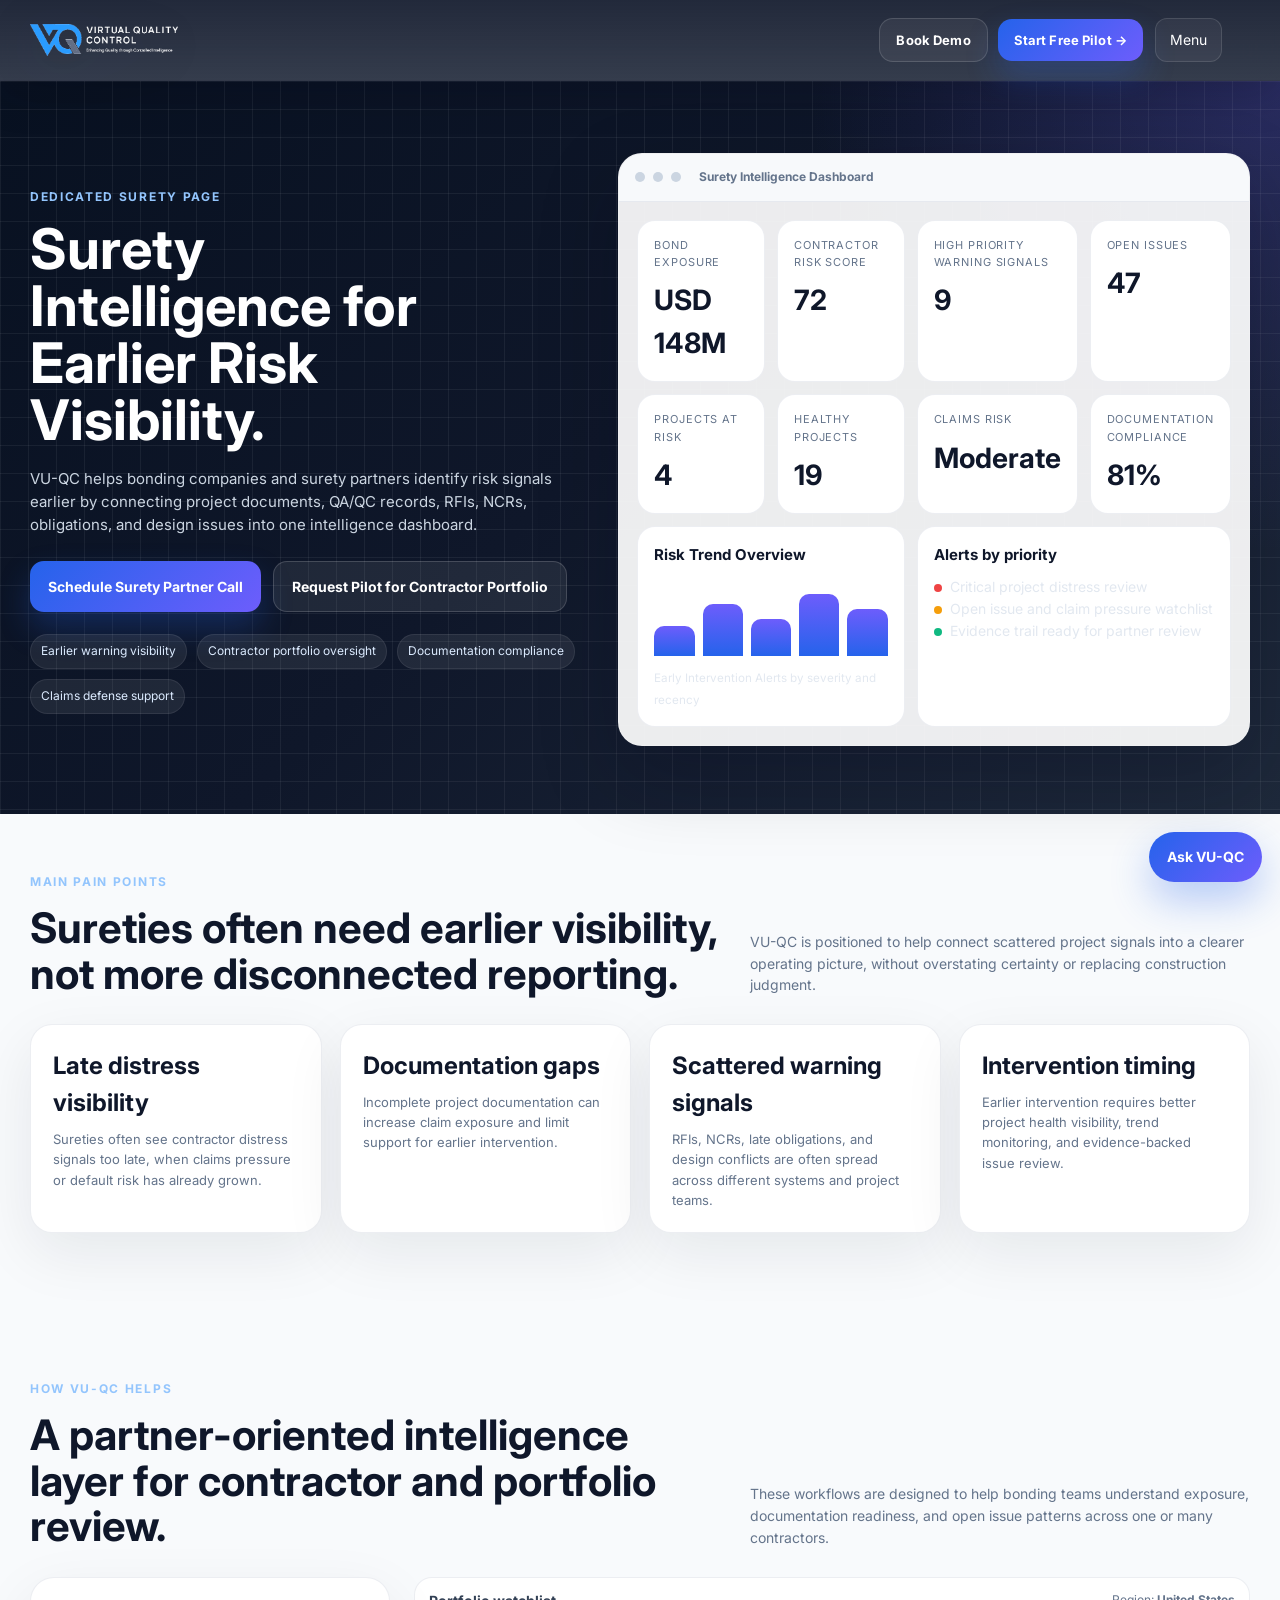
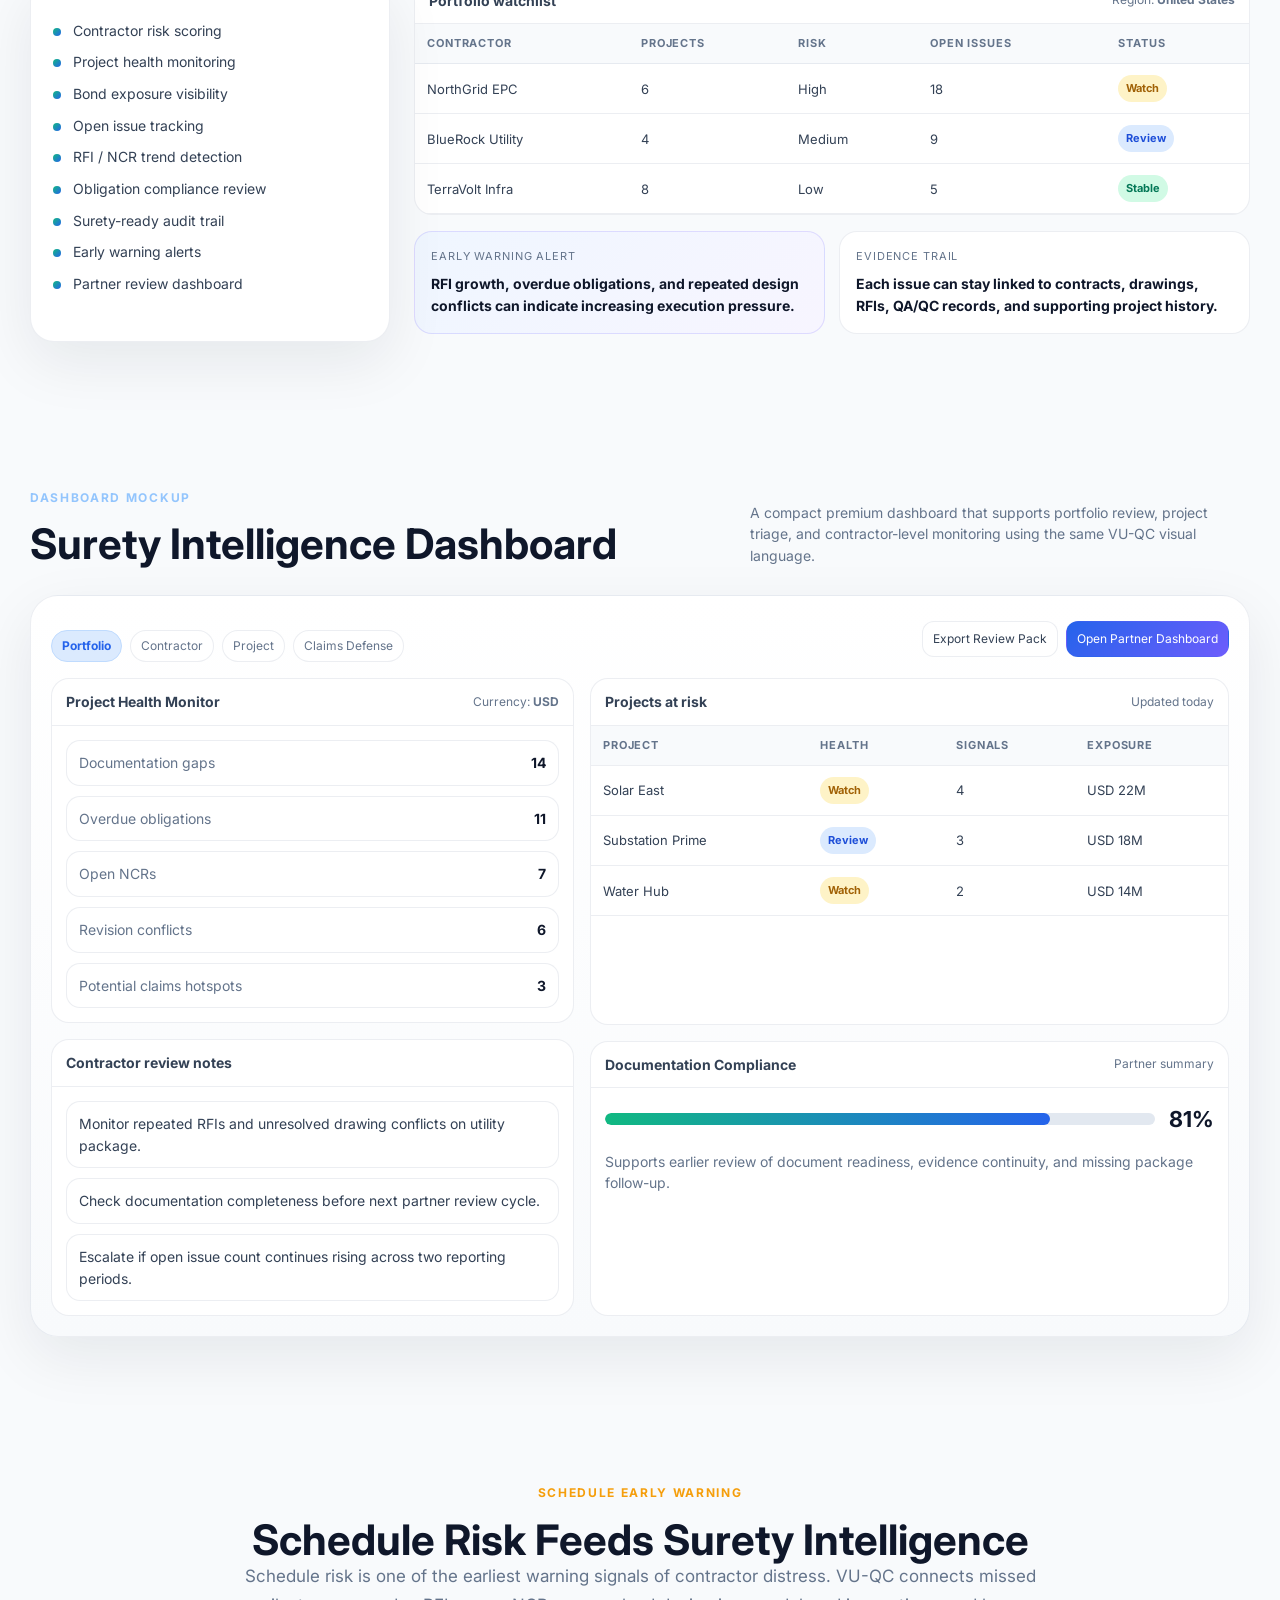
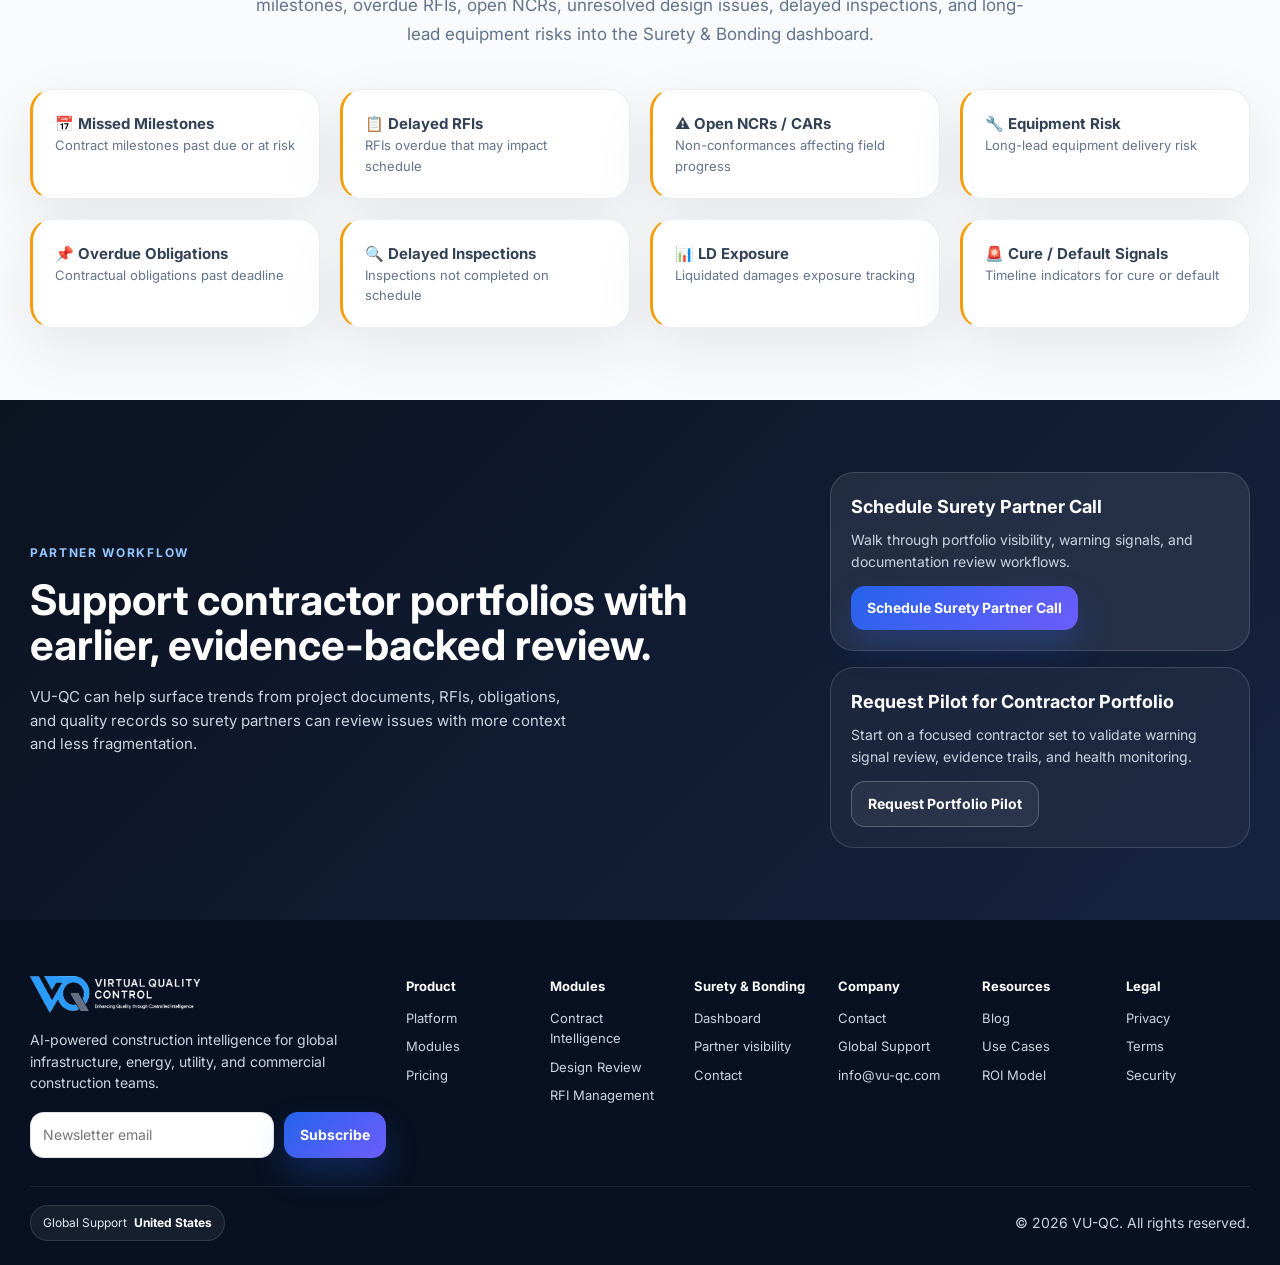
<file: surety.html>
<!DOCTYPE html><html lang="en"><head><meta charset="UTF-8" /><meta name="viewport" content="width=device-width, initial-scale=1.0" /><title>VU-QC Surety & Bonding Intelligence | Earlier Construction Risk Visibility</title><meta name="description" content="VU-QC helps sureties and bonding partners identify contractor risk signals earlier by connecting project documents, RFIs, QA/QC records, obligations, and design issues into one intelligence dashboard." /><meta name="keywords" content="surety bond construction risk software, construction risk intelligence, AI construction quality control, pre-construction QA software, RFI management software, design flaw detection, EPC contract review software" /><meta property="og:title" content="VU-QC Surety Intelligence | Earlier risk visibility for bonding partners" /><meta property="og:description" content="Monitor bond exposure, contractor health, warning signals, open issues, and documentation compliance in one premium dashboard experience." /><meta property="og:type" content="website" /><meta property="og:image" content="https://vu-qc.com/assets/vuqc-logo-light.png" /><meta name="theme-color" content="#0f172a" /><link rel="preconnect" href="https://fonts.googleapis.com" /><link rel="preconnect" href="https://fonts.gstatic.com" crossorigin /><link href="https://fonts.googleapis.com/css2?family=Inter:wght@400;500;600;700;800&display=swap" rel="stylesheet" /><link rel="preload" as="image" href="./assets/vuqc-logo-light.png" /><link rel="stylesheet" href="./styles.css?v=4" /><link rel="icon" href="./favicon.ico" sizes="any" /><link rel="icon" type="image/png" sizes="32x32" href="./favicon-32x32.png" /><link rel="icon" type="image/png" sizes="16x16" href="./favicon-16x16.png" /><link rel="apple-touch-icon" sizes="180x180" href="./apple-touch-icon.png" /><link rel="manifest" href="./site.webmanifest" /><meta name="application-name" content="VU-QC" /><meta name="apple-mobile-web-app-title" content="VU-QC" /><meta name="apple-mobile-web-app-capable" content="yes" /><meta name="apple-mobile-web-app-status-bar-style" content="black-translucent" /><meta name="format-detection" content="telephone=no" /><meta name="msapplication-TileColor" content="#0f172a" /><meta property="og:site_name" content="VU-QC" /><meta property="og:url" content="https://vu-qc.com/surety.html" /><meta name="twitter:card" content="summary_large_image" /><meta name="twitter:title" content="VU-QC | Catch It Before You Build It" /><meta name="twitter:description" content="AI-powered construction intelligence for contracts, drawings, QA/QC, RFIs, risk, and surety readiness." /><meta name="twitter:image" content="https://vu-qc.com/assets/vuqc-logo-light.png" /><link rel="canonical" href="https://vu-qc.com/surety.html" /><link rel="stylesheet" href="./surety.css" /><script type="application/ld+json"> { "@context": "https://schema.org", "@type": "WebPage", "name": "VU-QC Surety & Bonding Intelligence", "description": "Dedicated surety intelligence page for earlier visibility into bond exposure, contractor risk, documentation gaps, and warning signals.", "publisher": {"@type": "Organization", "name": "VU-QC"} } </script></head><body><div class="site-shell"><header class="topbar topbar-v1">
  <div class="container topbar-inner topbar-inner-v1">
    <a class="brand brand-v1" href="./index.html" aria-label="VU-QC home">
      <img src="./assets/vuqc-logo-light.png" alt="VU-QC logo" />
    </a>

    <nav class="main-nav main-nav-v1" aria-label="Primary navigation">
      <a href="./platform.html">Platform</a>
      <a href="./modules.html">Modules</a>
      <a href="./surety.html">Surety &amp; Bonding</a>
      <a href="./ai-agent.html">AI Agent</a>
      <a href="./pricing.html">Pricing</a>
      <a href="./use-cases.html">Use Cases</a>
      <a href="./global-support.html">Global Support</a>
      <a href="./resources.html">Resources</a>
      <a href="./contact.html">Contact</a>
    </nav>

    <div class="header-actions-v1">
      <div class="select-group global-group" aria-label="Global support controls">
        <button class="select-btn select-btn-global" data-toggle="globalMenu" aria-expanded="false" aria-controls="globalMenu">
          <span class="globe-dot"></span>
          Global
          <span class="global-inline-values"><b id="langValue">EN</b> · <b id="currencyValue">USD</b> · <b id="measureValue">Metric</b></span>
        </button>
        <div class="select-menu select-menu-global wide" id="globalMenu">
          <div class="global-menu-section">
            <span class="global-menu-label">Language</span>
            <div class="global-option-row">
              <button data-lang="EN">EN</button><button data-lang="ES">ES</button><button data-lang="FR">FR</button><button data-lang="PT">PT</button><button data-lang="AR">AR</button>
            </div>
          </div>
          <div class="global-menu-section">
            <span class="global-menu-label">Currency</span>
            <div class="global-option-row">
              <button data-currency="USD">USD</button><button data-currency="CAD">CAD</button><button data-currency="EUR">EUR</button><button data-currency="GBP">GBP</button>
            </div>
          </div>
          <div class="global-menu-section">
            <span class="global-menu-label">Measurement</span>
            <div class="global-option-row">
              <button data-measure="Metric">Metric</button><button data-measure="Imperial">Imperial</button>
            </div>
          </div>
          <div class="global-menu-section">
            <span class="global-menu-label">Region</span>
            <div class="global-option-row global-option-row-region">
              <button data-region="United States">United States</button><button data-region="Canada">Canada</button><button data-region="Caribbean">Caribbean</button><button data-region="UK">UK</button><button data-region="EU">EU</button><button data-region="Middle East">Middle East</button><button data-region="Africa">Africa</button>
            </div>
          </div>
        </div>
      </div>

      <div class="header-cta header-cta-v1">
        <button class="btn ghost btn-header-ghost" data-open-demo="demoModal">Book Demo</button><button class="btn primary btn-header-primary" data-open-demo="demoModal">Start Free Pilot →</button>
      </div>

      <button class="mobile-menu-btn mobile-menu-btn-v1" data-toggle-mobile aria-expanded="false" aria-controls="mobileNav">Menu</button>
    </div>
  </div>

  
  <!-- Two-Column Mega Menu -->
  <div class="mega-menu" id="megaMenu" aria-hidden="true">
    <div class="mega-close-row"><button class="mega-close-btn" id="megaCloseBtn" aria-label="Close menu">&times;</button></div>
    <div class="container mega-menu-inner">
      <div class="mega-col">
        <span class="mega-label">Product</span>
        <a href="./platform.html" class="mega-link"><strong>Platform</strong><span>Core platform overview</span></a>
        <a href="./modules.html" class="mega-link"><strong>Modules</strong><span>Explore all modules</span></a>
        <a href="./ai-agent.html" class="mega-link"><strong>AI Agent</strong><span>Intelligent automation</span></a>
        <a href="./pricing.html" class="mega-link"><strong>Pricing</strong><span>Plans, transparent pricing</span></a>
      </div>
      <div class="mega-col">
        <span class="mega-label">Solutions</span>
        <a href="./surety.html" class="mega-link"><strong>Surety &amp; Bonding</strong><span>Bond management solutions</span></a>
        <a href="./use-cases.html" class="mega-link"><strong>Use Cases</strong><span>Real-world applications</span></a>
        <a href="./global-support.html" class="mega-link"><strong>Global Support</strong><span>24/7 worldwide support</span></a>
        <a href="./resources.html" class="mega-link"><strong>Resources</strong><span>Guides, docs &amp; insights</span></a>
      </div>
      <div class="mega-col">
        <span class="mega-label">Company</span>
        <a href="./contact.html" class="mega-link"><strong>About VU-QC</strong><span>Our mission &amp; team</span></a>
        <a href="./contact.html" class="mega-link"><strong>Contact</strong><span>Get in touch</span></a>
        <a href="./contact.html" class="mega-link"><strong>Careers</strong><span>Join our team</span></a>
      </div>
      <div class="mega-cta-card">
        <div class="mega-cta-icon">&#128269;</div>
        <strong>Ready to elevate quality control?</strong>
        <p>Book a demo or start a free pilot today.</p>
        <div class="mega-cta-actions">
          <button class="btn ghost btn-header-ghost" data-open-demo="demoModal">Book Demo</button>
          <button class="btn primary btn-header-primary" data-open-demo="demoModal">Start Free Pilot</button>
        </div>
        <a href="./security.html" style="margin-top:8px;font-size:12px;color:rgba(148,163,184,0.8)">Security<span style="margin-left:6px;color:rgba(148,163,184,0.5)">Trust &amp; compliance</span></a>
      </div>
    </div>
  </div>
  <div class="mega-overlay" id="megaOverlay"></div>

  <div class="mobile-nav mobile-nav-v1 mega-replaced" id="mobileNav">
    <a href="./platform.html">Platform</a>
    <a href="./modules.html">Modules</a>
    <a href="./surety.html">Surety &amp; Bonding</a>
    <a href="./ai-agent.html">AI Agent</a>
    <a href="./pricing.html">Pricing</a>
    <a href="./use-cases.html">Use Cases</a>
    <a href="./global-support.html">Global Support</a>
    <a href="./resources.html">Resources</a>
    <a href="./contact.html">Contact</a>
    <div class="mobile-global-inline">Global: <span id="mobileRegionValue">United States</span> · <span id="mobileLangValue">EN</span> · <span id="mobileCurrencyValue">USD</span></div>
  </div>
</header><main><section class="hero-section surety-hero"><div class="container surety-hero-grid"><div class="hero-copy surety-copy"><span class="eyebrow">Dedicated surety page</span><h1>Surety Intelligence for Earlier Risk Visibility.</h1><p class="lead">VU-QC helps bonding companies and surety partners identify risk signals earlier by connecting project documents, QA/QC records, RFIs, NCRs, obligations, and design issues into one intelligence dashboard.</p><div class="hero-actions"><button class="btn primary lg" data-open-demo="demoModal">Schedule Surety Partner Call</button><button class="btn secondary lg" data-open-demo="demoModal">Request Pilot for Contractor Portfolio</button></div><div class="badge-row"><span class="badge">Earlier warning visibility</span><span class="badge">Contractor portfolio oversight</span><span class="badge">Documentation compliance</span><span class="badge">Claims defense support</span></div></div><div class="surety-hero-visual"><div class="browser-frame surety-browser"><div class="browser-top"><span></span><span></span><span></span><div class="browser-title">Surety Intelligence Dashboard</div></div><div class="surety-dashboard-grid"><div class="dash-stat"><label>Bond Exposure</label><strong id="bondExposureLabel">USD 148M</strong></div><div class="dash-stat"><label>Contractor Risk Score</label><strong>72</strong></div><div class="dash-stat"><label>High Priority Warning Signals</label><strong class="warn">9</strong></div><div class="dash-stat"><label>Open Issues</label><strong>47</strong></div><div class="dash-stat"><label>Projects at Risk</label><strong class="danger">4</strong></div><div class="dash-stat"><label>Healthy Projects</label><strong class="success">19</strong></div><div class="dash-stat"><label>Claims Risk</label><strong class="warn">Moderate</strong></div><div class="dash-stat"><label>Documentation Compliance</label><strong>81%</strong></div><div class="trend-card wide-card"><h4>Risk Trend Overview</h4><div class="bars"><span></span><span></span><span></span><span></span><span></span></div><small>Early Intervention Alerts by severity and recency</small></div><div class="alert-card wide-card"><h4>Alerts by priority</h4><p><span class="dot red"></span>Critical project distress review</p><p><span class="dot amber"></span>Open issue and claim pressure watchlist</p><p><span class="dot green"></span>Evidence trail ready for partner review</p></div></div></div></div></div></section><section class="section light pain-section"><div class="container section-head split-head align-start"><div><span class="eyebrow">Main pain points</span><h2>Sureties often need earlier visibility, not more disconnected reporting.</h2></div><p>VU-QC is positioned to help connect scattered project signals into a clearer operating picture, without overstating certainty or replacing construction judgment.</p></div><div class="container pain-grid"><article class="feature-card"><h3>Late distress visibility</h3><p>Sureties often see contractor distress signals too late, when claims pressure or default risk has already grown.</p></article><article class="feature-card"><h3>Documentation gaps</h3><p>Incomplete project documentation can increase claim exposure and limit support for earlier intervention.</p></article><article class="feature-card"><h3>Scattered warning signals</h3><p>RFIs, NCRs, late obligations, and design conflicts are often spread across different systems and project teams.</p></article><article class="feature-card"><h3>Intervention timing</h3><p>Earlier intervention requires better project health visibility, trend monitoring, and evidence-backed issue review.</p></article></div></section><section class="section help-section"><div class="container section-head split-head align-start"><div><span class="eyebrow">How VU-QC helps</span><h2>A partner-oriented intelligence layer for contractor and portfolio review.</h2></div><p>These workflows are designed to help bonding teams understand exposure, documentation readiness, and open issue patterns across one or many contractors.</p></div><div class="container help-grid"><div class="help-copy-card"><ul class="benefit-list small dark-text"><li>Contractor risk scoring</li><li>Project health monitoring</li><li>Bond exposure visibility</li><li>Open issue tracking</li><li>RFI / NCR trend detection</li><li>Obligation compliance review</li><li>Surety-ready audit trail</li><li>Early warning alerts</li><li>Partner review dashboard</li></ul></div><div class="help-visual-stack"><div class="table-card"><div class="table-head"><strong>Portfolio watchlist</strong><span class="small-label">Region: <b id="regionWatchLabel">United States</b></span></div><table><thead><tr><th>Contractor</th><th>Projects</th><th>Risk</th><th>Open Issues</th><th>Status</th></tr></thead><tbody><tr><td>NorthGrid EPC</td><td>6</td><td>High</td><td>18</td><td><span class="status pending">Watch</span></td></tr><tr><td>BlueRock Utility</td><td>4</td><td>Medium</td><td>9</td><td><span class="status open">Review</span></td></tr><tr><td>TerraVolt Infra</td><td>8</td><td>Low</td><td>5</td><td><span class="status resolved">Stable</span></td></tr></tbody></table></div><div class="signal-panels"><div class="insight-card accent-card"><label>Early warning alert</label><strong>RFI growth, overdue obligations, and repeated design conflicts can indicate increasing execution pressure.</strong></div><div class="insight-card"><label>Evidence trail</label><strong>Each issue can stay linked to contracts, drawings, RFIs, QA/QC records, and supporting project history.</strong></div></div></div></div></section><section class="section light dashboard-section"><div class="container section-head split-head align-start"><div><span class="eyebrow">Dashboard mockup</span><h2>Surety Intelligence Dashboard</h2></div><p>A compact premium dashboard that supports portfolio review, project triage, and contractor-level monitoring using the same VU-QC visual language.</p></div><div class="container dashboard-shell"><div class="dashboard-header-row"><div class="tab-pills small"><button class="active">Portfolio</button><button>Contractor</button><button>Project</button><button>Claims Defense</button></div><div class="button-pair"><button class="mini-btn">Export Review Pack</button><button class="mini-btn primary-fill">Open Partner Dashboard</button></div></div><div class="dashboard-shell-grid"><div class="dashboard-left-col"><div class="table-card"><div class="table-head"><strong>Project Health Monitor</strong><span class="small-label">Currency: <b id="currencyInline">USD</b></span></div><div class="health-list"><div><span>Documentation gaps</span><b>14</b></div><div><span>Overdue obligations</span><b>11</b></div><div><span>Open NCRs</span><b>7</b></div><div><span>Revision conflicts</span><b>6</b></div><div><span>Potential claims hotspots</span><b>3</b></div></div></div><div class="table-card"><div class="table-head"><strong>Contractor review notes</strong></div><div class="review-note-list"><div>Monitor repeated RFIs and unresolved drawing conflicts on utility package.</div><div>Check documentation completeness before next partner review cycle.</div><div>Escalate if open issue count continues rising across two reporting periods.</div></div></div></div><div class="dashboard-right-col"><div class="table-card"><div class="table-head"><strong>Projects at risk</strong><span class="small-label">Updated today</span></div><table><thead><tr><th>Project</th><th>Health</th><th>Signals</th><th>Exposure</th></tr></thead><tbody><tr><td>Solar East</td><td><span class="status pending">Watch</span></td><td>4</td><td id="exp1">USD 22M</td></tr><tr><td>Substation Prime</td><td><span class="status open">Review</span></td><td>3</td><td id="exp2">USD 18M</td></tr><tr><td>Water Hub</td><td><span class="status pending">Watch</span></td><td>2</td><td id="exp3">USD 14M</td></tr></tbody></table></div><div class="table-card compliance-card"><div class="table-head"><strong>Documentation Compliance</strong><span class="small-label">Partner summary</span></div><div class="compliance-meter"><div class="meter-track"><div class="meter-fill" style="width:81%"></div></div><strong>81%</strong></div><p>Supports earlier review of document readiness, evidence continuity, and missing package follow-up.</p></div></div></div></div></section><section class="section light"><div class="container"><div style="text-align:center;max-width:800px;margin:0 auto 40px"><span class="eyebrow" style="color:#f59e0b">Schedule Early Warning</span><h2>Schedule Risk Feeds Surety Intelligence</h2><p style="color:var(--muted);font-size:17px;line-height:1.7">Schedule risk is one of the earliest warning signals of contractor distress. VU-QC connects missed milestones, overdue RFIs, open NCRs, unresolved design issues, delayed inspections, and long-lead equipment risks into the Surety &amp; Bonding dashboard.</p></div><div class="grid four" style="gap:20px"><div class="feature-card schedule-accent"><h4 style="font-size:15px">📅 Missed Milestones</h4><p style="font-size:13px;color:var(--muted)">Contract milestones past due or at risk</p></div><div class="feature-card schedule-accent"><h4 style="font-size:15px">📋 Delayed RFIs</h4><p style="font-size:13px;color:var(--muted)">RFIs overdue that may impact schedule</p></div><div class="feature-card schedule-accent"><h4 style="font-size:15px">⚠️ Open NCRs / CARs</h4><p style="font-size:13px;color:var(--muted)">Non-conformances affecting field progress</p></div><div class="feature-card schedule-accent"><h4 style="font-size:15px">🔧 Equipment Risk</h4><p style="font-size:13px;color:var(--muted)">Long-lead equipment delivery risk</p></div><div class="feature-card schedule-accent"><h4 style="font-size:15px">📌 Overdue Obligations</h4><p style="font-size:13px;color:var(--muted)">Contractual obligations past deadline</p></div><div class="feature-card schedule-accent"><h4 style="font-size:15px">🔍 Delayed Inspections</h4><p style="font-size:13px;color:var(--muted)">Inspections not completed on schedule</p></div><div class="feature-card schedule-accent"><h4 style="font-size:15px">📊 LD Exposure</h4><p style="font-size:13px;color:var(--muted)">Liquidated damages exposure tracking</p></div><div class="feature-card schedule-accent"><h4 style="font-size:15px">🚨 Cure / Default Signals</h4><p style="font-size:13px;color:var(--muted)">Timeline indicators for cure or default</p></div></div></div></section><section class="section dark partner-section"><div class="container partner-grid"><div><span class="eyebrow">Partner workflow</span><h2>Support contractor portfolios with earlier, evidence-backed review.</h2><p class="lead compact-lead">VU-QC can help surface trends from project documents, RFIs, obligations, and quality records so surety partners can review issues with more context and less fragmentation.</p></div><div class="partner-card-stack"><div class="partner-card"><strong>Schedule Surety Partner Call</strong><p>Walk through portfolio visibility, warning signals, and documentation review workflows.</p><button class="btn primary" data-open-demo="demoModal">Schedule Surety Partner Call</button></div><div class="partner-card secondary-card"><strong>Request Pilot for Contractor Portfolio</strong><p>Start on a focused contractor set to validate warning signal review, evidence trails, and health monitoring.</p><button class="btn ghost light-border" data-open-demo="demoModal">Request Portfolio Pilot</button></div></div></div></section></main><footer class="footer" id="contact"><div class="container footer-grid"><div><img class="footer-logo" src="./assets/vuqc-logo-light.png" alt="VU-QC logo" /><p>AI-powered construction intelligence for global infrastructure, energy, utility, and commercial construction teams.</p><form class="newsletter"><input type="email" placeholder="Newsletter email" aria-label="Newsletter email" /><button type="button" class="btn primary">Subscribe</button></form></div><div><h4>Product</h4><a href="./platform.html">Platform</a><a href="./modules.html">Modules</a><a href="./pricing.html">Pricing</a></div><div><h4>Modules</h4><a href="./modules.html#contractModule">Contract Intelligence</a><a href="./modules.html#designModule">Design Review</a><a href="./modules.html#rfiModule">RFI Management</a></div><div><h4>Surety &amp; Bonding</h4><a href="./surety.html">Dashboard</a><a href="./surety.html">Partner visibility</a><a href="./contact.html">Contact</a></div><div><h4>Company</h4><a href="./contact.html">Contact</a><a href="./global-support.html">Global Support</a><a href="mailto:info@vu-qc.com">info@vu-qc.com</a></div><div><h4>Resources</h4><a href="./resources.html">Blog</a><a href="./use-cases.html">Use Cases</a><a href="./pricing.html">ROI Model</a></div><div><h4>Legal</h4><a href="./privacy.html">Privacy</a><a href="./terms.html">Terms</a><a href="./security.html">Security</a></div></div><div class="container footer-bottom"><div class="select-group footer-select"><button class="select-btn" data-toggle="footerRegion">Global Support <span id="footerRegionValue">United States</span></button><div class="select-menu wide" id="footerRegion"><button data-footer-region="United States">United States</button><button data-footer-region="Canada">Canada</button><button data-footer-region="Caribbean">Caribbean</button><button data-footer-region="UK">UK</button><button data-footer-region="EU">EU</button><button data-footer-region="Middle East">Middle East</button><button data-footer-region="Africa">Africa</button></div></div><p>© 2026 VU-QC. All rights reserved.</p></div></footer></div><div class="modal" id="demoModal" aria-hidden="true"><div class="modal-card"><div class="modal-head"><h3>Surety Partner Call / Portfolio Pilot</h3><button class="close-btn" data-close-modal>&times;</button></div><form class="demo-form"><div class="form-grid"><label>Name<input type="text" placeholder="Your name" /></label><label>Email<input type="email" placeholder="name@company.com" /></label><label>Company<input type="text" placeholder="Company" /></label><label>Role<input type="text" placeholder="Surety, underwriting, claims, portfolio lead" /></label><label>Country / Region<input type="text" placeholder="United States" /></label><label>Portfolio scope<select><option>1-3 contractors</option><option>4-10 contractors</option><option>10+ contractors</option></select></label><label>Interested workflow<select><option>Portfolio risk visibility</option><option>Contractor health review</option><option>Documentation compliance</option><option>Claims defense evidence trail</option></select></label><label>Active projects monitored<input type="number" value="12" /></label><label class="full">Message<textarea rows="4" placeholder="Tell us about your review goals."></textarea></label></div><div class="form-actions"><button type="button" class="btn ghost" data-close-modal>Close</button><button type="button" class="btn primary">Request Review</button></div><small>Prefer email? <a href="mailto:info@vu-qc.com">info@vu-qc.com</a></small></form></div></div><div class="assistant-widget" id="assistantWidget"><button class="assistant-trigger" id="assistantTrigger">Ask VU-QC</button><div class="assistant-drawer" id="assistantDrawer" aria-hidden="true"><div class="assistant-head"><strong>VU-QC AI Assistant</strong><button class="close-btn small" id="assistantClose">&times;</button></div><div class="assistant-body"><div class="chat-msg ai">Suggested questions</div><div class="prompt-grid single"><button class="assistant-prompt">How can surety partners use this?</button><button class="assistant-prompt">What signals are monitored?</button><button class="assistant-prompt">What does the portfolio pilot include?</button><button class="assistant-prompt">How does documentation compliance help?</button><button class="assistant-prompt">Can VU-QC support global portfolios?</button></div><div class="chat-log" id="assistantLog"></div></div><div class="usage-tracker">Usage event recorded</div></div></div><script>
const canned = { 'How can surety partners use this?': 'Surety partners can review contractor health, bond exposure, open issues, documentation gaps, and warning signal trends in one dashboard-oriented workflow.', 'What signals are monitored?': 'The mockup highlights RFIs, NCRs, overdue obligations, design conflicts, documentation gaps, and project health indicators as early review signals.', 'What does the portfolio pilot include?': 'The portfolio pilot concept focuses on a limited contractor set to validate risk visibility, documentation review, and evidence-backed partner workflows.', 'How does documentation compliance help?': 'It helps teams review whether key project records, supporting packages, and issue evidence are sufficiently organized for earlier intervention and claims defense support.', 'Can VU-QC support global portfolios?': 'Yes — the page includes visible region, currency, language, and measurement selectors to reinforce global-ready workflows.' };

/* ====== SHARED SITE JS ====== */
const currentPage = window.location.pathname.split('/').pop() || 'index.html';
const mobileNav = document.getElementById('mobileNav');
const mobileMenuBtn = document.querySelector('[data-toggle-mobile]');

document.querySelectorAll('.main-nav a, .mobile-nav a').forEach(link => {
  const href = (link.getAttribute('href') || '').replace('./', '');
  const target = href.split('#')[0] || 'index.html';
  if (target === currentPage) {
    link.classList.add('active');
    link.setAttribute('aria-current', 'page');
  } else {
    link.removeAttribute('aria-current');
  }
});

document.querySelectorAll('.mobile-nav a').forEach(link => link.addEventListener('click', () => {
  mobileNav?.classList.remove('open');
  mobileMenuBtn?.setAttribute('aria-expanded', 'false');
}));

document.querySelector('[data-toggle-mobile]')?.addEventListener('click', toggleMegaMenu);

/* Mega Menu Toggle */
const megaMenu = document.getElementById('megaMenu');
const megaOverlay = document.getElementById('megaOverlay');
const megaCloseBtn = document.getElementById('megaCloseBtn');

function openMegaMenu() {
  megaMenu?.classList.add('open');
  megaOverlay?.classList.add('open');
  megaMenu?.setAttribute('aria-hidden', 'false');
  mobileMenuBtn?.setAttribute('aria-expanded', 'true');
  mobileMenuBtn.textContent = 'Close';
}
function closeMegaMenu() {
  megaMenu?.classList.remove('open');
  megaOverlay?.classList.remove('open');
  megaMenu?.setAttribute('aria-hidden', 'true');
  mobileMenuBtn?.setAttribute('aria-expanded', 'false');
  mobileMenuBtn.textContent = 'Menu';
}
function toggleMegaMenu() {
  if (megaMenu?.classList.contains('open')) { closeMegaMenu(); } else { openMegaMenu(); }
}

megaCloseBtn?.addEventListener('click', closeMegaMenu);
megaOverlay?.addEventListener('click', closeMegaMenu);
document.addEventListener('keydown', e => { if (e.key === 'Escape') closeMegaMenu(); });

/* Highlight active page in mega menu */
document.querySelectorAll('.mega-link').forEach(link => {
  const href = (link.getAttribute('href') || '').replace('./', '');
  const target = href.split('#')[0] || 'index.html';
  if (target === currentPage) {
    link.classList.add('active');
    link.setAttribute('aria-current', 'page');
  }
});


/* Dropdown menu toggle */
const toggleMenu = (id) => document.getElementById(id)?.classList.toggle('open');
document.querySelectorAll('[data-toggle]').forEach(btn => btn.addEventListener('click', e => {
  e.stopPropagation();
  toggleMenu(btn.dataset.toggle);
}));
document.addEventListener('click', () => document.querySelectorAll('.select-menu').forEach(m => m.classList.remove('open')));

/* Global Selector Handlers */
document.querySelectorAll('[data-lang]').forEach(b => b.onclick = () => {
  const v = b.dataset.lang;
  const el = document.getElementById('langValue');
  if (el) el.textContent = v;
  const mobileLang = document.getElementById('mobileLangValue');
  if (mobileLang) mobileLang.textContent = v;
});

document.querySelectorAll('[data-currency]').forEach(b => b.onclick = () => {
  const v = b.dataset.currency;
  const el = document.getElementById('currencyValue');
  if (el) el.textContent = v;
  const mobileCurrency = document.getElementById('mobileCurrencyValue');
  if (mobileCurrency) mobileCurrency.textContent = v;
  const currencyHero = document.getElementById('currencyHero');
  if (currencyHero) currencyHero.textContent = `${v} 148M`;
  const currencyBadge = document.getElementById('currencyBadge');
  if (currencyBadge) currencyBadge.textContent = v;
  const exposureValue = document.getElementById('exposureValue');
  if (exposureValue) exposureValue.textContent = `${v} 148M`;
  
  if (typeof updatePricing === 'function') {
    currentCurrency = v;
    updatePricing();
  }
});

document.querySelectorAll('[data-measure]').forEach(b => b.onclick = () => {
  const v = b.dataset.measure;
  const el = document.getElementById('measureValue');
  if (el) el.textContent = v;
  
  if (typeof updatePricing === 'function') {
    updatePricing();
  }
});

document.querySelectorAll('[data-region]').forEach(b => b.onclick = () => {
  const v = b.dataset.region;
  const el = document.getElementById('regionValue');
  if (el) el.textContent = v;
  const regionLabel = document.getElementById('regionLabel');
  if (regionLabel) regionLabel.textContent = v;
  const heroRegionLabel = document.getElementById('heroRegionLabel');
  if (heroRegionLabel) heroRegionLabel.textContent = v;
  const footerRegion = document.getElementById('footerRegionValue');
  if (footerRegion) footerRegion.textContent = v;
  const mobileRegion = document.getElementById('mobileRegionValue');
  if (mobileRegion) mobileRegion.textContent = v;
  
  if (typeof updatePricing === 'function') {
    updatePricing();
  }
});

document.querySelectorAll('[data-footer-region]').forEach(b => b.onclick = () => {
  const v = b.dataset.footerRegion;
  const footerRegion = document.getElementById('footerRegionValue');
  if (footerRegion) footerRegion.textContent = v;
  const regionValue = document.getElementById('regionValue');
  if (regionValue) regionValue.textContent = v;
  const mobileRegion = document.getElementById('mobileRegionValue');
  if (mobileRegion) mobileRegion.textContent = v;
  
  if (typeof updatePricing === 'function') {
    updatePricing();
  }
});

/* Modals */
const openModal = (id) => { closeMegaMenu(); document.getElementById(id)?.classList.add('open'); };
const closeModals = () => document.querySelectorAll('.modal').forEach(m => m.classList.remove('open'));
document.querySelectorAll('[data-open-demo]').forEach(b => b.onclick = () => openModal(b.dataset.openDemo));
document.querySelector('[data-open-preview]')?.addEventListener('click', () => openModal('previewModal'));
document.querySelectorAll('[data-close-modal]').forEach(b => b.onclick = closeModals);
document.querySelectorAll('.modal').forEach(m => m.addEventListener('click', e => {
  if (e.target === m) closeModals();
}));

/* Assistant Drawer */
const drawer = document.getElementById('assistantDrawer');
const log = document.getElementById('assistantLog');
const assistantTrigger = document.getElementById('assistantTrigger');
if (assistantTrigger) {
  assistantTrigger.onclick = () => drawer?.classList.toggle('open');
}
const assistantClose = document.getElementById('assistantClose');
if (assistantClose) {
  assistantClose.onclick = () => drawer?.classList.remove('open');
}
document.querySelectorAll('.assistant-prompt').forEach(btn => btn.onclick = () => {
  const q = btn.textContent.trim();
  if (typeof canned !== 'undefined' && canned[q]) {
    log?.insertAdjacentHTML('beforeend', `<div class="chat-msg user">${q}</div><div class="chat-msg ai">${canned[q]}</div>`);
  } else {
    log?.insertAdjacentHTML('beforeend', `<div class="chat-msg user">${q}</div><div class="chat-msg ai">Please contact us for more details.</div>`);
  }
  if (log) log.scrollTop = log.scrollHeight;
});
</script></body></html>
</file>
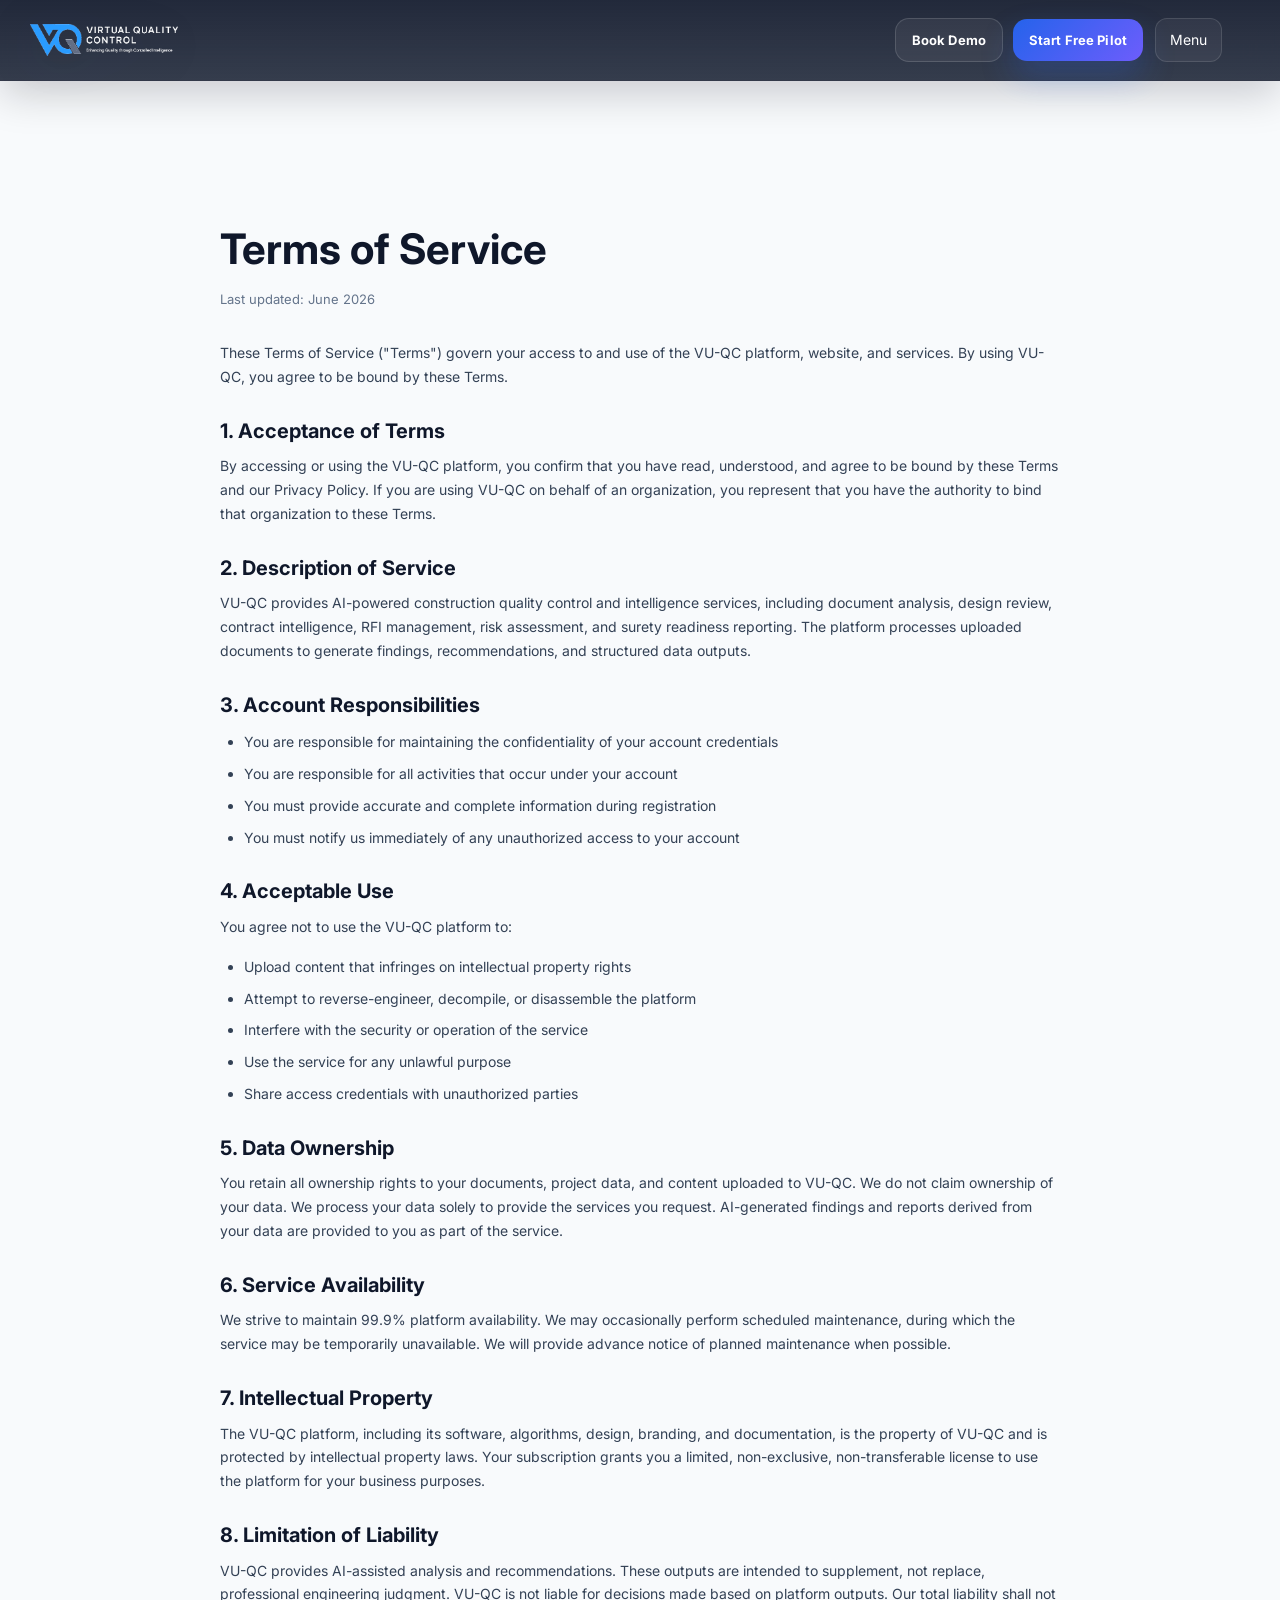
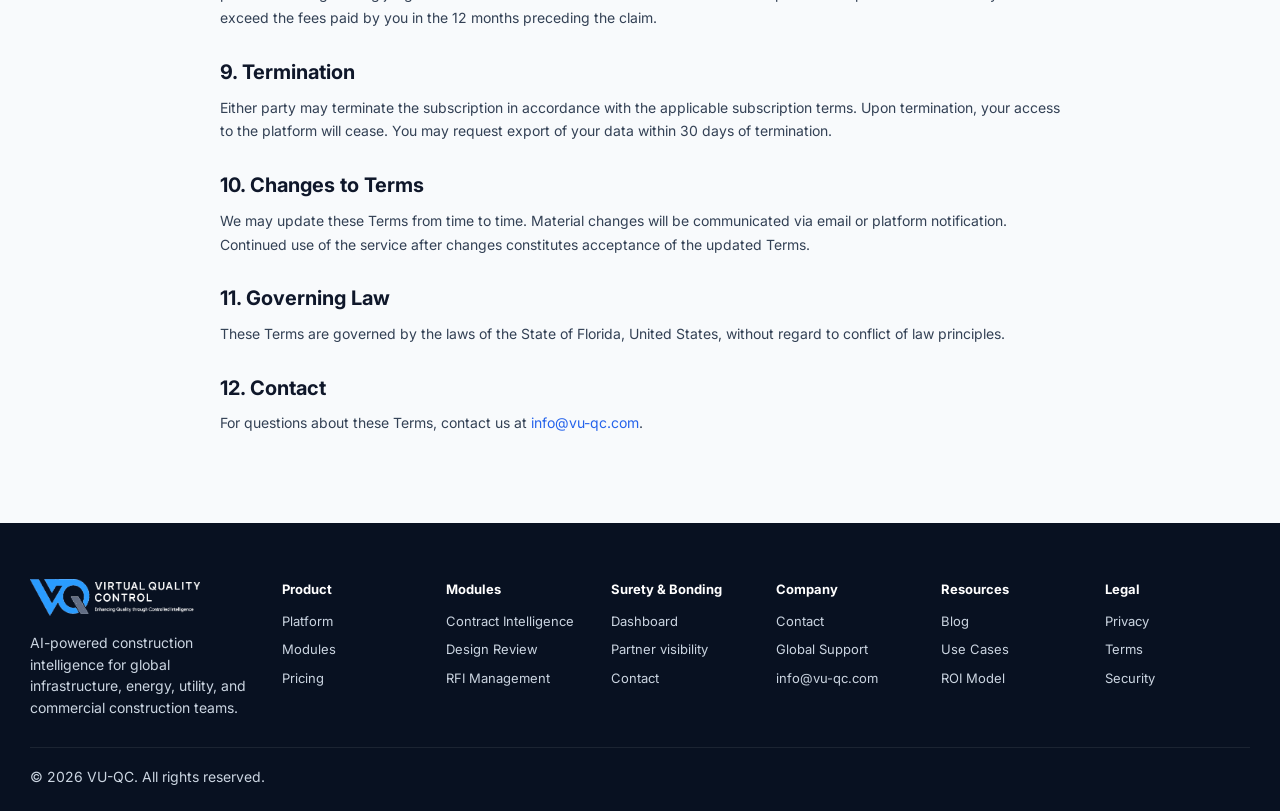
<file: terms.html>
<!DOCTYPE html><html lang="en"><head><meta charset="UTF-8" /><meta name="viewport" content="width=device-width, initial-scale=1.0" /><title>Terms of Service | VU-QC</title><meta name="description" content="VU-QC Terms of Service — the rules and conditions governing the use of the VU-QC platform." /><meta property="og:title" content="Terms of Service | VU-QC" /><meta property="og:description" content="VU-QC Terms of Service — the rules and conditions governing the use of the VU-QC platform." /><meta property="og:type" content="website" /><meta property="og:image" content="https://vu-qc.com/assets/vuqc-logo-light.png" /><meta property="og:site_name" content="VU-QC" /><meta property="og:url" content="https://vu-qc.com/terms.html" /><meta name="twitter:card" content="summary_large_image" /><meta name="twitter:title" content="Terms of Service | VU-QC" /><meta name="twitter:description" content="VU-QC Terms of Service — governing platform usage." /><meta name="twitter:image" content="https://vu-qc.com/assets/vuqc-logo-light.png" /><link rel="canonical" href="https://vu-qc.com/terms.html" /><meta name="theme-color" content="#0f172a" /><link rel="preconnect" href="https://fonts.googleapis.com" /><link rel="preconnect" href="https://fonts.gstatic.com" crossorigin /><link href="https://fonts.googleapis.com/css2?family=Inter:wght@400;500;600;700;800&display=swap" rel="stylesheet" /><link rel="stylesheet" href="./styles.css?v=4" /><link rel="icon" href="./favicon.ico" sizes="any" /><link rel="icon" type="image/png" sizes="32x32" href="./favicon-32x32.png" /><link rel="icon" type="image/png" sizes="16x16" href="./favicon-16x16.png" /><link rel="apple-touch-icon" sizes="180x180" href="./apple-touch-icon.png" /><link rel="manifest" href="./site.webmanifest" /><style>.legal-page{padding:100px 0 72px}.legal-page h1{font-size:clamp(32px,4vw,42px);color:var(--navy);margin-bottom:8px}.legal-page .updated{color:var(--muted);font-size:13px;margin-bottom:32px;display:block}.legal-page h2{font-size:20px;margin-top:32px;margin-bottom:12px}.legal-page p,.legal-page ul{color:var(--slate);line-height:1.7;margin-bottom:16px}.legal-page ul{padding-left:24px}.legal-page li{margin-bottom:8px}</style></head><body><div class="site-shell"><header class="topbar topbar-v1">
  <div class="container topbar-inner topbar-inner-v1">
    <a class="brand brand-v1" href="./index.html" aria-label="VU-QC home">
      <img src="./assets/vuqc-logo-light.png" alt="VU-QC logo" />
    </a>

    <nav class="main-nav main-nav-v1" aria-label="Primary navigation">
      <a href="./platform.html">Platform</a>
      <a href="./modules.html">Modules</a>
      <a href="./surety.html">Surety &amp; Bonding</a>
      <a href="./ai-agent.html">AI Agent</a>
      <a href="./pricing.html">Pricing</a>
      <a href="./use-cases.html">Use Cases</a>
      <a href="./global-support.html">Global Support</a>
      <a href="./resources.html">Resources</a>
      <a href="./contact.html">Contact</a>
    </nav>

    <div class="header-actions-v1">
      <div class="select-group global-group" aria-label="Global support controls">
        <button class="select-btn select-btn-global" data-toggle="globalMenu" aria-expanded="false" aria-controls="globalMenu">
          <span class="globe-dot"></span>
          Global
          <span class="global-inline-values"><b id="langValue">EN</b> · <b id="currencyValue">USD</b> · <b id="measureValue">Metric</b></span>
        </button>
        <div class="select-menu select-menu-global wide" id="globalMenu">
          <div class="global-menu-section">
            <span class="global-menu-label">Language</span>
            <div class="global-option-row">
              <button data-lang="EN">EN</button><button data-lang="ES">ES</button><button data-lang="FR">FR</button><button data-lang="PT">PT</button><button data-lang="AR">AR</button>
            </div>
          </div>
          <div class="global-menu-section">
            <span class="global-menu-label">Currency</span>
            <div class="global-option-row">
              <button data-currency="USD">USD</button><button data-currency="CAD">CAD</button><button data-currency="EUR">EUR</button><button data-currency="GBP">GBP</button>
            </div>
          </div>
          <div class="global-menu-section">
            <span class="global-menu-label">Measurement</span>
            <div class="global-option-row">
              <button data-measure="Metric">Metric</button><button data-measure="Imperial">Imperial</button>
            </div>
          </div>
          <div class="global-menu-section">
            <span class="global-menu-label">Region</span>
            <div class="global-option-row global-option-row-region">
              <button data-region="United States">United States</button><button data-region="Canada">Canada</button><button data-region="Caribbean">Caribbean</button><button data-region="UK">UK</button><button data-region="EU">EU</button><button data-region="Middle East">Middle East</button><button data-region="Africa">Africa</button>
            </div>
          </div>
        </div>
      </div>

      <div class="header-cta header-cta-v1">
        <button class="btn ghost btn-header-ghost" data-open-demo="demoModal">Book Demo</button>
        <button class="btn primary btn-header-primary" data-open-demo="demoModal">Start Free Pilot</button>
      </div>

      <button class="mobile-menu-btn mobile-menu-btn-v1" data-toggle-mobile aria-expanded="false" aria-controls="mobileNav">Menu</button>
    </div>
  </div>

  
  <!-- Two-Column Mega Menu -->
  <div class="mega-menu" id="megaMenu" aria-hidden="true">
    <div class="mega-close-row"><button class="mega-close-btn" id="megaCloseBtn" aria-label="Close menu">&times;</button></div>
    <div class="container mega-menu-inner">
      <div class="mega-col">
        <span class="mega-label">Product</span>
        <a href="./platform.html" class="mega-link"><strong>Platform</strong><span>Core platform overview</span></a>
        <a href="./modules.html" class="mega-link"><strong>Modules</strong><span>Explore all modules</span></a>
        <a href="./ai-agent.html" class="mega-link"><strong>AI Agent</strong><span>Intelligent automation</span></a>
        <a href="./pricing.html" class="mega-link"><strong>Pricing</strong><span>Plans, transparent pricing</span></a>
      </div>
      <div class="mega-col">
        <span class="mega-label">Solutions</span>
        <a href="./surety.html" class="mega-link"><strong>Surety &amp; Bonding</strong><span>Bond management solutions</span></a>
        <a href="./use-cases.html" class="mega-link"><strong>Use Cases</strong><span>Real-world applications</span></a>
        <a href="./global-support.html" class="mega-link"><strong>Global Support</strong><span>24/7 worldwide support</span></a>
        <a href="./resources.html" class="mega-link"><strong>Resources</strong><span>Guides, docs &amp; insights</span></a>
      </div>
      <div class="mega-col">
        <span class="mega-label">Company</span>
        <a href="./contact.html" class="mega-link"><strong>About VU-QC</strong><span>Our mission &amp; team</span></a>
        <a href="./contact.html" class="mega-link"><strong>Contact</strong><span>Get in touch</span></a>
        <a href="./contact.html" class="mega-link"><strong>Careers</strong><span>Join our team</span></a>
      </div>
      <div class="mega-cta-card">
        <div class="mega-cta-icon">&#128269;</div>
        <strong>Ready to elevate quality control?</strong>
        <p>Book a demo or start a free pilot today.</p>
        <div class="mega-cta-actions">
          <button class="btn ghost btn-header-ghost" data-open-demo="demoModal">Book Demo</button>
          <button class="btn primary btn-header-primary" data-open-demo="demoModal">Start Free Pilot</button>
        </div>
        <a href="./security.html" style="margin-top:8px;font-size:12px;color:rgba(148,163,184,0.8)">Security<span style="margin-left:6px;color:rgba(148,163,184,0.5)">Trust &amp; compliance</span></a>
      </div>
    </div>
  </div>
  <div class="mega-overlay" id="megaOverlay"></div>

  <div class="mobile-nav mobile-nav-v1 mega-replaced" id="mobileNav">
    <a href="./platform.html">Platform</a>
    <a href="./modules.html">Modules</a>
    <a href="./surety.html">Surety &amp; Bonding</a>
    <a href="./ai-agent.html">AI Agent</a>
    <a href="./pricing.html">Pricing</a>
    <a href="./use-cases.html">Use Cases</a>
    <a href="./global-support.html">Global Support</a>
    <a href="./resources.html">Resources</a>
    <a href="./contact.html">Contact</a>
    <div class="mobile-global-inline">Global: <span id="mobileRegionValue">United States</span> · <span id="mobileLangValue">EN</span> · <span id="mobileCurrencyValue">USD</span></div>
  </div>
</header><main><section class="legal-page"><div class="container narrow"><h1>Terms of Service</h1><span class="updated">Last updated: June 2026</span><p>These Terms of Service ("Terms") govern your access to and use of the VU-QC platform, website, and services. By using VU-QC, you agree to be bound by these Terms.</p><h2>1. Acceptance of Terms</h2><p>By accessing or using the VU-QC platform, you confirm that you have read, understood, and agree to be bound by these Terms and our Privacy Policy. If you are using VU-QC on behalf of an organization, you represent that you have the authority to bind that organization to these Terms.</p><h2>2. Description of Service</h2><p>VU-QC provides AI-powered construction quality control and intelligence services, including document analysis, design review, contract intelligence, RFI management, risk assessment, and surety readiness reporting. The platform processes uploaded documents to generate findings, recommendations, and structured data outputs.</p><h2>3. Account Responsibilities</h2><ul><li>You are responsible for maintaining the confidentiality of your account credentials</li><li>You are responsible for all activities that occur under your account</li><li>You must provide accurate and complete information during registration</li><li>You must notify us immediately of any unauthorized access to your account</li></ul><h2>4. Acceptable Use</h2><p>You agree not to use the VU-QC platform to:</p><ul><li>Upload content that infringes on intellectual property rights</li><li>Attempt to reverse-engineer, decompile, or disassemble the platform</li><li>Interfere with the security or operation of the service</li><li>Use the service for any unlawful purpose</li><li>Share access credentials with unauthorized parties</li></ul><h2>5. Data Ownership</h2><p>You retain all ownership rights to your documents, project data, and content uploaded to VU-QC. We do not claim ownership of your data. We process your data solely to provide the services you request. AI-generated findings and reports derived from your data are provided to you as part of the service.</p><h2>6. Service Availability</h2><p>We strive to maintain 99.9% platform availability. We may occasionally perform scheduled maintenance, during which the service may be temporarily unavailable. We will provide advance notice of planned maintenance when possible.</p><h2>7. Intellectual Property</h2><p>The VU-QC platform, including its software, algorithms, design, branding, and documentation, is the property of VU-QC and is protected by intellectual property laws. Your subscription grants you a limited, non-exclusive, non-transferable license to use the platform for your business purposes.</p><h2>8. Limitation of Liability</h2><p>VU-QC provides AI-assisted analysis and recommendations. These outputs are intended to supplement, not replace, professional engineering judgment. VU-QC is not liable for decisions made based on platform outputs. Our total liability shall not exceed the fees paid by you in the 12 months preceding the claim.</p><h2>9. Termination</h2><p>Either party may terminate the subscription in accordance with the applicable subscription terms. Upon termination, your access to the platform will cease. You may request export of your data within 30 days of termination.</p><h2>10. Changes to Terms</h2><p>We may update these Terms from time to time. Material changes will be communicated via email or platform notification. Continued use of the service after changes constitutes acceptance of the updated Terms.</p><h2>11. Governing Law</h2><p>These Terms are governed by the laws of the State of Florida, United States, without regard to conflict of law principles.</p><h2>12. Contact</h2><p>For questions about these Terms, contact us at <a href="mailto:info@vu-qc.com" style="color:var(--blue)">info@vu-qc.com</a>.</p></div></section></main><footer class="footer"><div class="container footer-grid"><div><img class="footer-logo" src="./assets/vuqc-logo-light.png" alt="VU-QC logo" /><p>AI-powered construction intelligence for global infrastructure, energy, utility, and commercial construction teams.</p></div><div><h4>Product</h4><a href="./platform.html">Platform</a><a href="./modules.html">Modules</a><a href="./pricing.html">Pricing</a></div><div><h4>Modules</h4><a href="./modules.html#contractModule">Contract Intelligence</a><a href="./modules.html#designModule">Design Review</a><a href="./modules.html#rfiModule">RFI Management</a></div><div><h4>Surety &amp; Bonding</h4><a href="./surety.html">Dashboard</a><a href="./surety.html">Partner visibility</a><a href="./contact.html">Contact</a></div><div><h4>Company</h4><a href="./contact.html">Contact</a><a href="./global-support.html">Global Support</a><a href="mailto:info@vu-qc.com">info@vu-qc.com</a></div><div><h4>Resources</h4><a href="./resources.html">Blog</a><a href="./use-cases.html">Use Cases</a><a href="./pricing.html">ROI Model</a></div><div><h4>Legal</h4><a href="./privacy.html">Privacy</a><a href="./terms.html">Terms</a><a href="./security.html">Security</a></div></div><div class="container footer-bottom"><p>© 2026 VU-QC. All rights reserved.</p></div></footer></div><script>
/* ====== SHARED SITE JS ====== */
const currentPage = window.location.pathname.split('/').pop() || 'index.html';
const mobileNav = document.getElementById('mobileNav');
const mobileMenuBtn = document.querySelector('[data-toggle-mobile]');

document.querySelectorAll('.main-nav a, .mobile-nav a').forEach(link => {
  const href = (link.getAttribute('href') || '').replace('./', '');
  const target = href.split('#')[0] || 'index.html';
  if (target === currentPage) {
    link.classList.add('active');
    link.setAttribute('aria-current', 'page');
  } else {
    link.removeAttribute('aria-current');
  }
});

document.querySelectorAll('.mobile-nav a').forEach(link => link.addEventListener('click', () => {
  mobileNav?.classList.remove('open');
  mobileMenuBtn?.setAttribute('aria-expanded', 'false');
}));

document.querySelector('[data-toggle-mobile]')?.addEventListener('click', toggleMegaMenu);

/* Mega Menu Toggle */
const megaMenu = document.getElementById('megaMenu');
const megaOverlay = document.getElementById('megaOverlay');
const megaCloseBtn = document.getElementById('megaCloseBtn');

function openMegaMenu() {
  megaMenu?.classList.add('open');
  megaOverlay?.classList.add('open');
  megaMenu?.setAttribute('aria-hidden', 'false');
  mobileMenuBtn?.setAttribute('aria-expanded', 'true');
  mobileMenuBtn.textContent = 'Close';
}
function closeMegaMenu() {
  megaMenu?.classList.remove('open');
  megaOverlay?.classList.remove('open');
  megaMenu?.setAttribute('aria-hidden', 'true');
  mobileMenuBtn?.setAttribute('aria-expanded', 'false');
  mobileMenuBtn.textContent = 'Menu';
}
function toggleMegaMenu() {
  if (megaMenu?.classList.contains('open')) { closeMegaMenu(); } else { openMegaMenu(); }
}

megaCloseBtn?.addEventListener('click', closeMegaMenu);
megaOverlay?.addEventListener('click', closeMegaMenu);
document.addEventListener('keydown', e => { if (e.key === 'Escape') closeMegaMenu(); });

/* Highlight active page in mega menu */
document.querySelectorAll('.mega-link').forEach(link => {
  const href = (link.getAttribute('href') || '').replace('./', '');
  const target = href.split('#')[0] || 'index.html';
  if (target === currentPage) {
    link.classList.add('active');
    link.setAttribute('aria-current', 'page');
  }
});


/* Dropdown menu toggle */
const toggleMenu = (id) => document.getElementById(id)?.classList.toggle('open');
document.querySelectorAll('[data-toggle]').forEach(btn => btn.addEventListener('click', e => {
  e.stopPropagation();
  toggleMenu(btn.dataset.toggle);
}));
document.addEventListener('click', () => document.querySelectorAll('.select-menu').forEach(m => m.classList.remove('open')));

/* Global Selector Handlers */
document.querySelectorAll('[data-lang]').forEach(b => b.onclick = () => {
  const v = b.dataset.lang;
  const el = document.getElementById('langValue');
  if (el) el.textContent = v;
  const mobileLang = document.getElementById('mobileLangValue');
  if (mobileLang) mobileLang.textContent = v;
});

document.querySelectorAll('[data-currency]').forEach(b => b.onclick = () => {
  const v = b.dataset.currency;
  const el = document.getElementById('currencyValue');
  if (el) el.textContent = v;
  const mobileCurrency = document.getElementById('mobileCurrencyValue');
  if (mobileCurrency) mobileCurrency.textContent = v;
  const currencyHero = document.getElementById('currencyHero');
  if (currencyHero) currencyHero.textContent = `${v} 148M`;
  const currencyBadge = document.getElementById('currencyBadge');
  if (currencyBadge) currencyBadge.textContent = v;
  const exposureValue = document.getElementById('exposureValue');
  if (exposureValue) exposureValue.textContent = `${v} 148M`;
  
  if (typeof updatePricing === 'function') {
    currentCurrency = v;
    updatePricing();
  }
});

document.querySelectorAll('[data-measure]').forEach(b => b.onclick = () => {
  const v = b.dataset.measure;
  const el = document.getElementById('measureValue');
  if (el) el.textContent = v;
  
  if (typeof updatePricing === 'function') {
    updatePricing();
  }
});

document.querySelectorAll('[data-region]').forEach(b => b.onclick = () => {
  const v = b.dataset.region;
  const el = document.getElementById('regionValue');
  if (el) el.textContent = v;
  const regionLabel = document.getElementById('regionLabel');
  if (regionLabel) regionLabel.textContent = v;
  const heroRegionLabel = document.getElementById('heroRegionLabel');
  if (heroRegionLabel) heroRegionLabel.textContent = v;
  const footerRegion = document.getElementById('footerRegionValue');
  if (footerRegion) footerRegion.textContent = v;
  const mobileRegion = document.getElementById('mobileRegionValue');
  if (mobileRegion) mobileRegion.textContent = v;
  
  if (typeof updatePricing === 'function') {
    updatePricing();
  }
});

document.querySelectorAll('[data-footer-region]').forEach(b => b.onclick = () => {
  const v = b.dataset.footerRegion;
  const footerRegion = document.getElementById('footerRegionValue');
  if (footerRegion) footerRegion.textContent = v;
  const regionValue = document.getElementById('regionValue');
  if (regionValue) regionValue.textContent = v;
  const mobileRegion = document.getElementById('mobileRegionValue');
  if (mobileRegion) mobileRegion.textContent = v;
  
  if (typeof updatePricing === 'function') {
    updatePricing();
  }
});

/* Modals */
const openModal = (id) => { closeMegaMenu(); document.getElementById(id)?.classList.add('open'); };
const closeModals = () => document.querySelectorAll('.modal').forEach(m => m.classList.remove('open'));
document.querySelectorAll('[data-open-demo]').forEach(b => b.onclick = () => openModal(b.dataset.openDemo));
document.querySelector('[data-open-preview]')?.addEventListener('click', () => openModal('previewModal'));
document.querySelectorAll('[data-close-modal]').forEach(b => b.onclick = closeModals);
document.querySelectorAll('.modal').forEach(m => m.addEventListener('click', e => {
  if (e.target === m) closeModals();
}));

/* Assistant Drawer */
const drawer = document.getElementById('assistantDrawer');
const log = document.getElementById('assistantLog');
const assistantTrigger = document.getElementById('assistantTrigger');
if (assistantTrigger) {
  assistantTrigger.onclick = () => drawer?.classList.toggle('open');
}
const assistantClose = document.getElementById('assistantClose');
if (assistantClose) {
  assistantClose.onclick = () => drawer?.classList.remove('open');
}
document.querySelectorAll('.assistant-prompt').forEach(btn => btn.onclick = () => {
  const q = btn.textContent.trim();
  if (typeof canned !== 'undefined' && canned[q]) {
    log?.insertAdjacentHTML('beforeend', `<div class="chat-msg user">${q}</div><div class="chat-msg ai">${canned[q]}</div>`);
  } else {
    log?.insertAdjacentHTML('beforeend', `<div class="chat-msg user">${q}</div><div class="chat-msg ai">Please contact us for more details.</div>`);
  }
  if (log) log.scrollTop = log.scrollHeight;
});
</script></body></html>
</file>
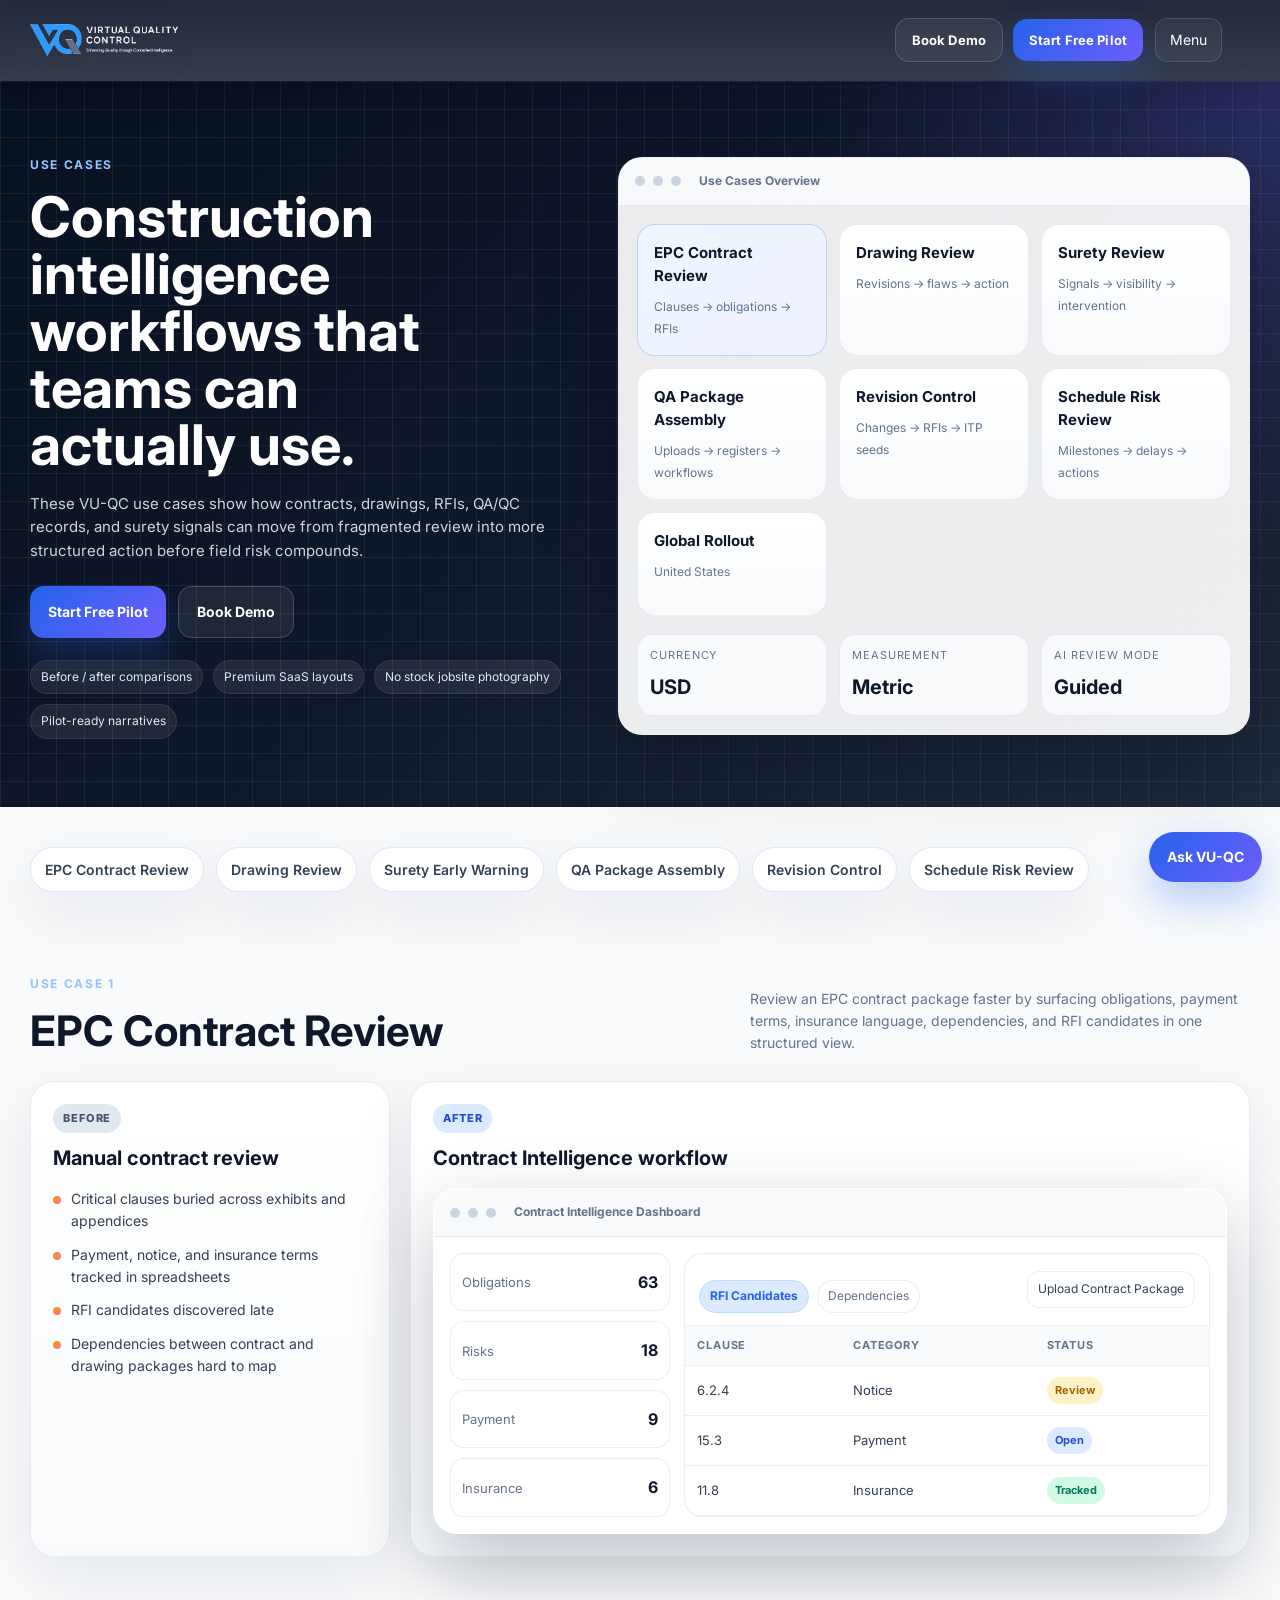
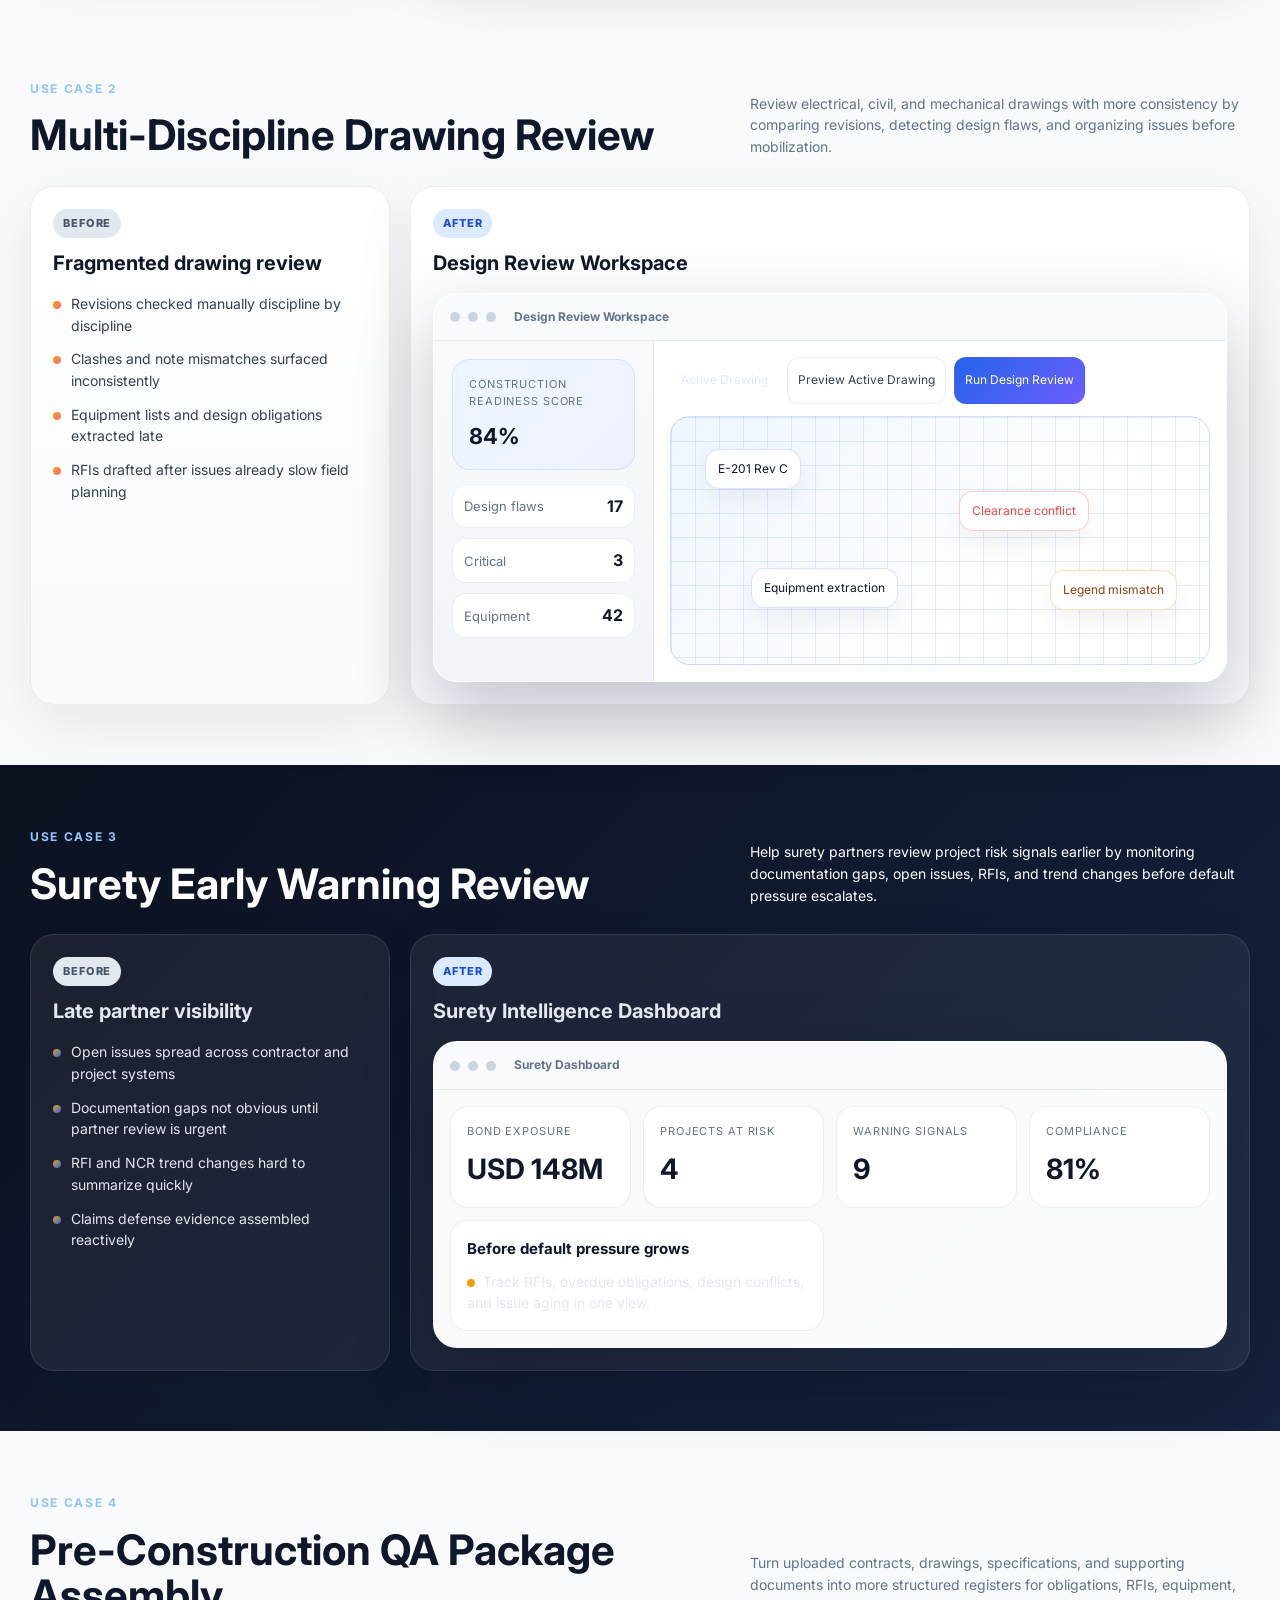
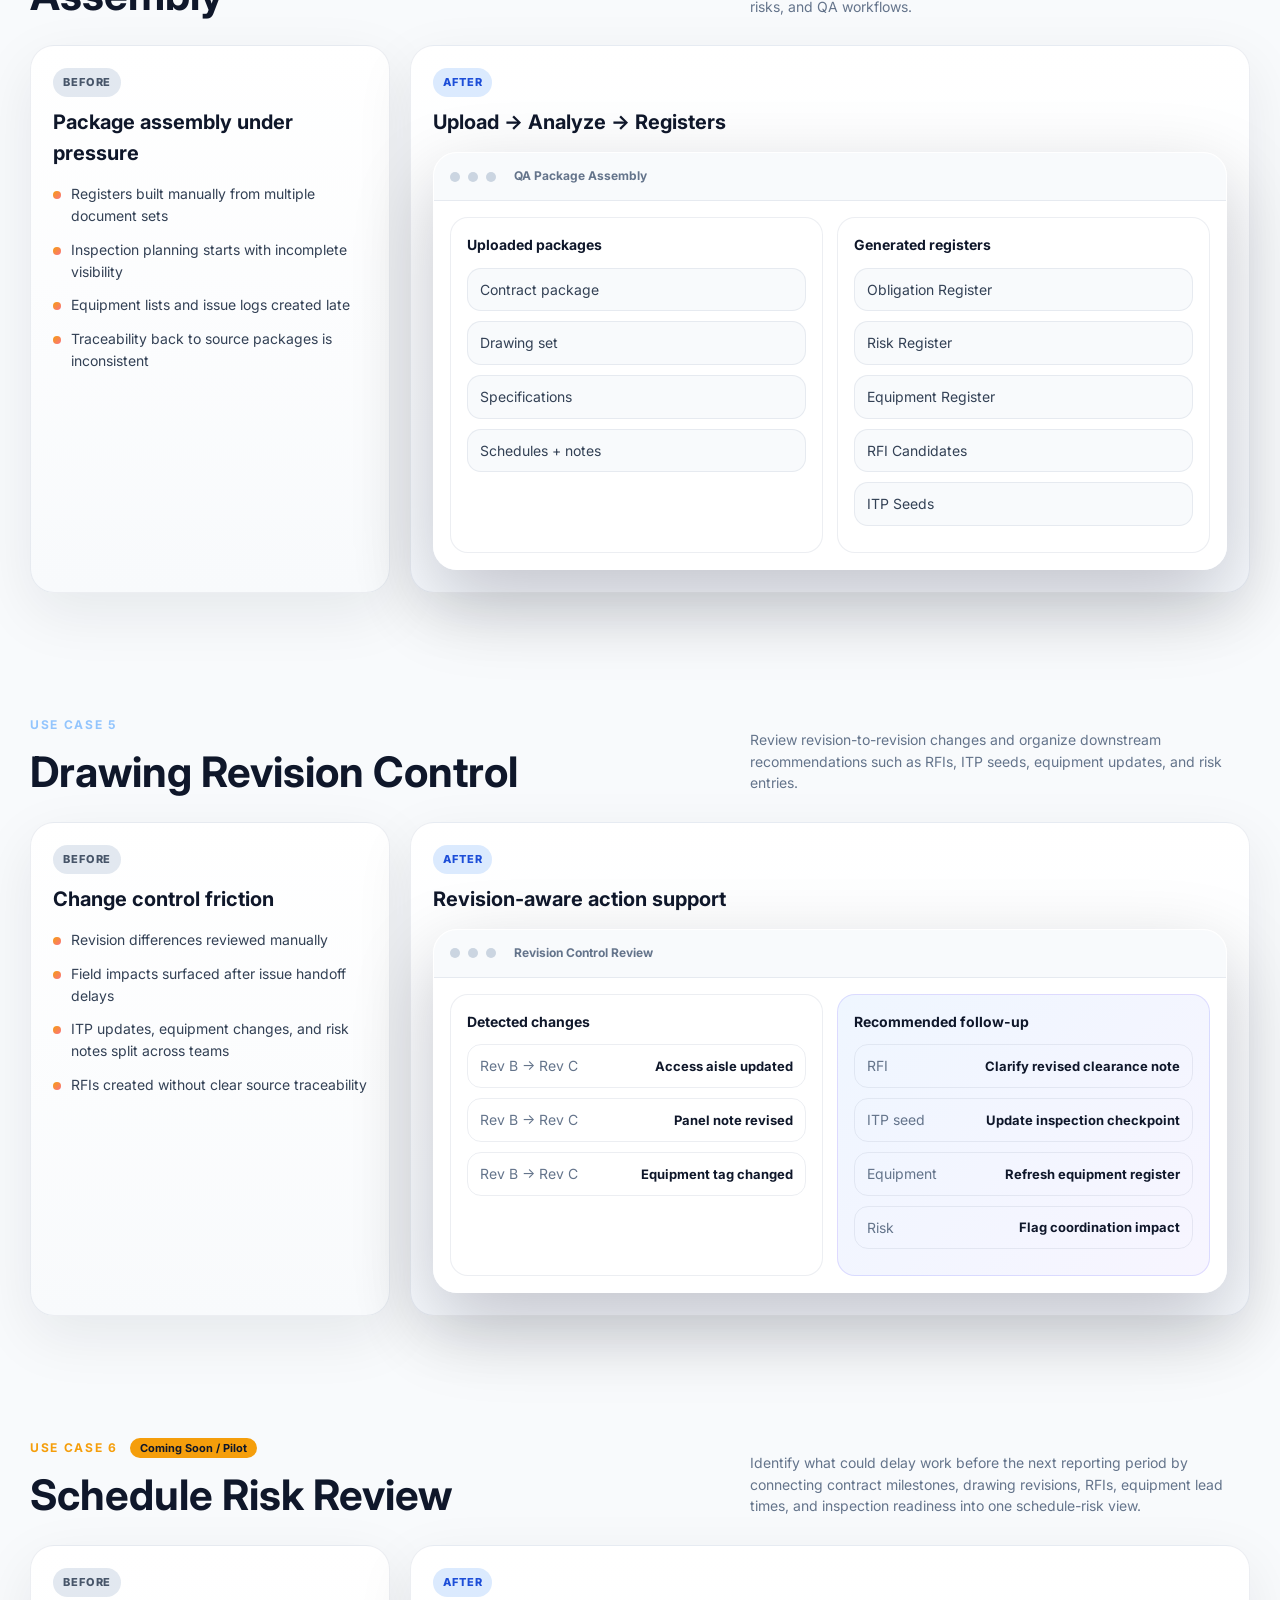
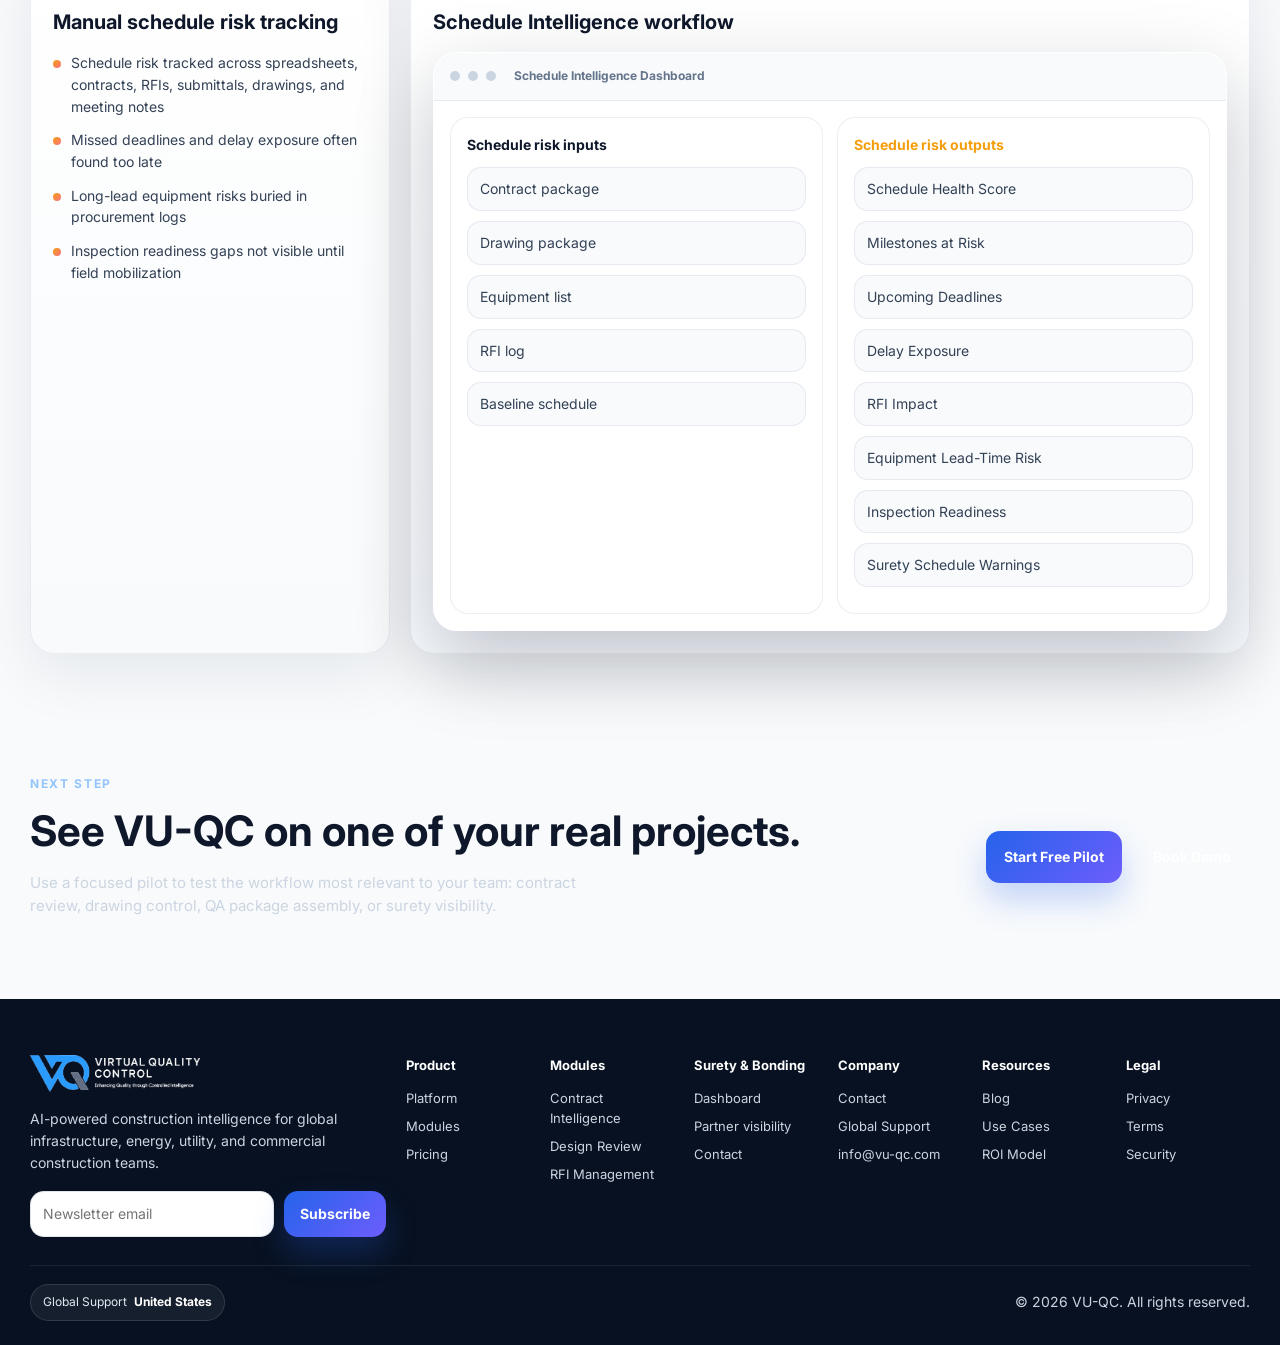
<file: use-cases.html>
<!DOCTYPE html><html lang="en"><head><meta charset="UTF-8" /><meta name="viewport" content="width=device-width, initial-scale=1.0" /><title>VU-QC Use Cases | EPC Review, Drawing Control, Surety Visibility, QA Package Assembly</title><meta name="description" content="Explore VU-QC use cases for EPC contract review, multi-discipline drawing review, surety early warning visibility, QA package assembly, and drawing revision control." /><meta name="keywords" content="AI construction quality control, EPC contract review software, construction drawing review software, design flaw detection, RFI management software, surety bond construction risk software, pre-construction QA software" /><meta property="og:title" content="VU-QC Use Cases | Construction intelligence workflows in action" /><meta property="og:description" content="See how VU-QC supports EPC review, drawing revision control, surety visibility, and pre-construction QA workflows." /><meta property="og:type" content="website" /><meta property="og:image" content="https://vu-qc.com/assets/vuqc-logo-light.png" /><meta name="theme-color" content="#0f172a" /><link rel="preconnect" href="https://fonts.googleapis.com" /><link rel="preconnect" href="https://fonts.gstatic.com" crossorigin /><link href="https://fonts.googleapis.com/css2?family=Inter:wght@400;500;600;700;800&display=swap" rel="stylesheet" /><link rel="preload" as="image" href="./assets/vuqc-logo-light.png" /><link rel="stylesheet" href="./styles.css?v=4" /><link rel="icon" href="./favicon.ico" sizes="any" /><link rel="icon" type="image/png" sizes="32x32" href="./favicon-32x32.png" /><link rel="icon" type="image/png" sizes="16x16" href="./favicon-16x16.png" /><link rel="apple-touch-icon" sizes="180x180" href="./apple-touch-icon.png" /><link rel="manifest" href="./site.webmanifest" /><meta name="application-name" content="VU-QC" /><meta name="apple-mobile-web-app-title" content="VU-QC" /><meta name="apple-mobile-web-app-capable" content="yes" /><meta name="apple-mobile-web-app-status-bar-style" content="black-translucent" /><meta name="format-detection" content="telephone=no" /><meta name="msapplication-TileColor" content="#0f172a" /><meta property="og:site_name" content="VU-QC" /><meta property="og:url" content="https://vu-qc.com/use-cases.html" /><meta name="twitter:card" content="summary_large_image" /><meta name="twitter:title" content="VU-QC | Catch It Before You Build It" /><meta name="twitter:description" content="AI-powered construction intelligence for contracts, drawings, QA/QC, RFIs, risk, and surety readiness." /><meta name="twitter:image" content="https://vu-qc.com/assets/vuqc-logo-light.png" /><link rel="canonical" href="https://vu-qc.com/use-cases.html" /><link rel="stylesheet" href="./use-cases.css" /><script type="application/ld+json"> { "@context": "https://schema.org", "@type": "CollectionPage", "name": "VU-QC Use Cases", "description": "Use cases for EPC contract review, drawing review, surety early warning, QA package assembly, and drawing revision control.", "publisher": {"@type": "Organization", "name": "VU-QC"} } </script></head><body><div class="site-shell"><header class="topbar topbar-v1">
  <div class="container topbar-inner topbar-inner-v1">
    <a class="brand brand-v1" href="./index.html" aria-label="VU-QC home">
      <img src="./assets/vuqc-logo-light.png" alt="VU-QC logo" />
    </a>

    <nav class="main-nav main-nav-v1" aria-label="Primary navigation">
      <a href="./platform.html">Platform</a>
      <a href="./modules.html">Modules</a>
      <a href="./surety.html">Surety &amp; Bonding</a>
      <a href="./ai-agent.html">AI Agent</a>
      <a href="./pricing.html">Pricing</a>
      <a href="./use-cases.html">Use Cases</a>
      <a href="./global-support.html">Global Support</a>
      <a href="./resources.html">Resources</a>
      <a href="./contact.html">Contact</a>
    </nav>

    <div class="header-actions-v1">
      <div class="select-group global-group" aria-label="Global support controls">
        <button class="select-btn select-btn-global" data-toggle="globalMenu" aria-expanded="false" aria-controls="globalMenu">
          <span class="globe-dot"></span>
          Global
          <span class="global-inline-values"><b id="langValue">EN</b> · <b id="currencyValue">USD</b> · <b id="measureValue">Metric</b></span>
        </button>
        <div class="select-menu select-menu-global wide" id="globalMenu">
          <div class="global-menu-section">
            <span class="global-menu-label">Language</span>
            <div class="global-option-row">
              <button data-lang="EN">EN</button><button data-lang="ES">ES</button><button data-lang="FR">FR</button><button data-lang="PT">PT</button><button data-lang="AR">AR</button>
            </div>
          </div>
          <div class="global-menu-section">
            <span class="global-menu-label">Currency</span>
            <div class="global-option-row">
              <button data-currency="USD">USD</button><button data-currency="CAD">CAD</button><button data-currency="EUR">EUR</button><button data-currency="GBP">GBP</button>
            </div>
          </div>
          <div class="global-menu-section">
            <span class="global-menu-label">Measurement</span>
            <div class="global-option-row">
              <button data-measure="Metric">Metric</button><button data-measure="Imperial">Imperial</button>
            </div>
          </div>
          <div class="global-menu-section">
            <span class="global-menu-label">Region</span>
            <div class="global-option-row global-option-row-region">
              <button data-region="United States">United States</button><button data-region="Canada">Canada</button><button data-region="Caribbean">Caribbean</button><button data-region="UK">UK</button><button data-region="EU">EU</button><button data-region="Middle East">Middle East</button><button data-region="Africa">Africa</button>
            </div>
          </div>
        </div>
      </div>

      <div class="header-cta header-cta-v1">
        <button class="btn ghost btn-header-ghost" data-open-demo="demoModal">Book Demo</button>
        <button class="btn primary btn-header-primary" data-open-demo="demoModal">Start Free Pilot</button>
      </div>

      <button class="mobile-menu-btn mobile-menu-btn-v1" data-toggle-mobile aria-expanded="false" aria-controls="mobileNav">Menu</button>
    </div>
  </div>

  
  <!-- Two-Column Mega Menu -->
  <div class="mega-menu" id="megaMenu" aria-hidden="true">
    <div class="mega-close-row"><button class="mega-close-btn" id="megaCloseBtn" aria-label="Close menu">&times;</button></div>
    <div class="container mega-menu-inner">
      <div class="mega-col">
        <span class="mega-label">Product</span>
        <a href="./platform.html" class="mega-link"><strong>Platform</strong><span>Core platform overview</span></a>
        <a href="./modules.html" class="mega-link"><strong>Modules</strong><span>Explore all modules</span></a>
        <a href="./ai-agent.html" class="mega-link"><strong>AI Agent</strong><span>Intelligent automation</span></a>
        <a href="./pricing.html" class="mega-link"><strong>Pricing</strong><span>Plans, transparent pricing</span></a>
      </div>
      <div class="mega-col">
        <span class="mega-label">Solutions</span>
        <a href="./surety.html" class="mega-link"><strong>Surety &amp; Bonding</strong><span>Bond management solutions</span></a>
        <a href="./use-cases.html" class="mega-link"><strong>Use Cases</strong><span>Real-world applications</span></a>
        <a href="./global-support.html" class="mega-link"><strong>Global Support</strong><span>24/7 worldwide support</span></a>
        <a href="./resources.html" class="mega-link"><strong>Resources</strong><span>Guides, docs &amp; insights</span></a>
      </div>
      <div class="mega-col">
        <span class="mega-label">Company</span>
        <a href="./contact.html" class="mega-link"><strong>About VU-QC</strong><span>Our mission &amp; team</span></a>
        <a href="./contact.html" class="mega-link"><strong>Contact</strong><span>Get in touch</span></a>
        <a href="./contact.html" class="mega-link"><strong>Careers</strong><span>Join our team</span></a>
      </div>
      <div class="mega-cta-card">
        <div class="mega-cta-icon">&#128269;</div>
        <strong>Ready to elevate quality control?</strong>
        <p>Book a demo or start a free pilot today.</p>
        <div class="mega-cta-actions">
          <button class="btn ghost btn-header-ghost" data-open-demo="demoModal">Book Demo</button>
          <button class="btn primary btn-header-primary" data-open-demo="demoModal">Start Free Pilot</button>
        </div>
        <a href="./security.html" style="margin-top:8px;font-size:12px;color:rgba(148,163,184,0.8)">Security<span style="margin-left:6px;color:rgba(148,163,184,0.5)">Trust &amp; compliance</span></a>
      </div>
    </div>
  </div>
  <div class="mega-overlay" id="megaOverlay"></div>

  <div class="mobile-nav mobile-nav-v1 mega-replaced" id="mobileNav">
    <a href="./platform.html">Platform</a>
    <a href="./modules.html">Modules</a>
    <a href="./surety.html">Surety &amp; Bonding</a>
    <a href="./ai-agent.html">AI Agent</a>
    <a href="./pricing.html">Pricing</a>
    <a href="./use-cases.html">Use Cases</a>
    <a href="./global-support.html">Global Support</a>
    <a href="./resources.html">Resources</a>
    <a href="./contact.html">Contact</a>
    <div class="mobile-global-inline">Global: <span id="mobileRegionValue">United States</span> · <span id="mobileLangValue">EN</span> · <span id="mobileCurrencyValue">USD</span></div>
  </div>
</header><main><section class="hero-section cases-hero"><div class="container cases-hero-grid"><div class="hero-copy cases-copy"><span class="eyebrow">Use cases</span><h1>Construction intelligence workflows that teams can actually use.</h1><p class="lead">These VU-QC use cases show how contracts, drawings, RFIs, QA/QC records, and surety signals can move from fragmented review into more structured action before field risk compounds.</p><div class="hero-actions"><button class="btn primary lg" data-open-demo="demoModal">Start Free Pilot</button><button class="btn secondary lg" data-open-demo="demoModal">Book Demo</button></div><div class="badge-row"><span class="badge">Before / after comparisons</span><span class="badge">Premium SaaS layouts</span><span class="badge">No stock jobsite photography</span><span class="badge">Pilot-ready narratives</span></div></div><div class="cases-hero-visual"><div class="browser-frame cases-browser"><div class="browser-top"><span></span><span></span><span></span><div class="browser-title">Use Cases Overview</div></div><div class="hero-cases-grid"><div class="hero-case-card active"><strong>EPC Contract Review</strong><small>Clauses → obligations → RFIs</small></div><div class="hero-case-card"><strong>Drawing Review</strong><small>Revisions → flaws → action</small></div><div class="hero-case-card"><strong>Surety Review</strong><small>Signals → visibility → intervention</small></div><div class="hero-case-card"><strong>QA Package Assembly</strong><small>Uploads → registers → workflows</small></div><div class="hero-case-card"><strong>Revision Control</strong><small>Changes → RFIs → ITP seeds</small></div><div class="hero-case-card"><strong>Schedule Risk Review</strong><small>Milestones → delays → actions</small></div><div class="hero-case-card"><strong>Global Rollout</strong><small id="heroRegionLabel">United States</small></div></div><div class="hero-case-footer"><div class="mini-metric"><label>Currency</label><strong id="heroCurrencyLabel">USD</strong></div><div class="mini-metric"><label>Measurement</label><strong id="heroMeasureLabel">Metric</strong></div><div class="mini-metric"><label>AI review mode</label><strong>Guided</strong></div></div></div></div></div></section><section class="section light jump-section"><div class="container quick-jump-row"><a class="quick-jump" href="#case1">EPC Contract Review</a><a class="quick-jump" href="#case2">Drawing Review</a><a class="quick-jump" href="#case3">Surety Early Warning</a><a class="quick-jump" href="#case4">QA Package Assembly</a><a class="quick-jump" href="#case5">Revision Control</a><a class="quick-jump" href="#case6">Schedule Risk Review</a></div></section><section class="section case-section" id="case1"><div class="container section-head split-head align-start"><div><span class="eyebrow">Use case 1</span><h2>EPC Contract Review</h2></div><p>Review an EPC contract package faster by surfacing obligations, payment terms, insurance language, dependencies, and RFI candidates in one structured view.</p></div><div class="container before-after-grid"><div class="compare-card before-card"><div class="compare-head"><span class="compare-badge before">Before</span><strong>Manual contract review</strong></div><ul class="compare-list"><li>Critical clauses buried across exhibits and appendices</li><li>Payment, notice, and insurance terms tracked in spreadsheets</li><li>RFI candidates discovered late</li><li>Dependencies between contract and drawing packages hard to map</li></ul></div><div class="compare-card after-card"><div class="compare-head"><span class="compare-badge after">After</span><strong>Contract Intelligence workflow</strong></div><div class="browser-frame compact-browser"><div class="browser-top"><span></span><span></span><span></span><div class="browser-title">Contract Intelligence Dashboard</div></div><div class="mini-case-layout"><div class="metric-list compact"><div><span>Obligations</span><strong>63</strong></div><div><span>Risks</span><strong class="warn">18</strong></div><div><span>Payment</span><strong>9</strong></div><div><span>Insurance</span><strong>6</strong></div></div><div class="table-card"><div class="table-head between"><div class="tab-pills small"><button class="active">RFI Candidates</button><button>Dependencies</button></div><button class="mini-btn">Upload Contract Package</button></div><table><thead><tr><th>Clause</th><th>Category</th><th>Status</th></tr></thead><tbody><tr><td>6.2.4</td><td>Notice</td><td><span class="status pending">Review</span></td></tr><tr><td>15.3</td><td>Payment</td><td><span class="status open">Open</span></td></tr><tr><td>11.8</td><td>Insurance</td><td><span class="status resolved">Tracked</span></td></tr></tbody></table></div></div></div></div></div></section><section class="section light case-section" id="case2"><div class="container section-head split-head align-start"><div><span class="eyebrow">Use case 2</span><h2>Multi-Discipline Drawing Review</h2></div><p>Review electrical, civil, and mechanical drawings with more consistency by comparing revisions, detecting design flaws, and organizing issues before mobilization.</p></div><div class="container before-after-grid reverse-mobile"><div class="compare-card before-card"><div class="compare-head"><span class="compare-badge before">Before</span><strong>Fragmented drawing review</strong></div><ul class="compare-list"><li>Revisions checked manually discipline by discipline</li><li>Clashes and note mismatches surfaced inconsistently</li><li>Equipment lists and design obligations extracted late</li><li>RFIs drafted after issues already slow field planning</li></ul></div><div class="compare-card after-card"><div class="compare-head"><span class="compare-badge after">After</span><strong>Design Review Workspace</strong></div><div class="browser-frame compact-browser"><div class="browser-top"><span></span><span></span><span></span><div class="browser-title">Design Review Workspace</div></div><div class="design-case-layout"><aside class="mini-sidebar case-sidebar"><div class="score-card small"><label>Construction Readiness Score</label><strong>84%</strong></div><div class="metric-list compact"><div><span>Design flaws</span><strong>17</strong></div><div><span>Critical</span><strong class="danger">3</strong></div><div><span>Equipment</span><strong>42</strong></div></div></aside><div class="drawing-case-panel"><div class="panel-toolbar"><span class="chip">Active Drawing</span><button class="mini-btn" data-open-preview>Preview Active Drawing</button><button class="mini-btn primary-fill">Run Design Review</button></div><div class="blueprint-canvas case-canvas"><div class="bp-box bp-1">E-201 Rev C</div><div class="bp-box bp-2 danger">Clearance conflict</div><div class="bp-box bp-3 warn">Legend mismatch</div><div class="bp-box bp-4">Equipment extraction</div></div></div></div></div></div></div></section><section class="section case-section dark-case" id="case3"><div class="container section-head split-head align-start"><div><span class="eyebrow">Use case 3</span><h2>Surety Early Warning Review</h2></div><p>Help surety partners review project risk signals earlier by monitoring documentation gaps, open issues, RFIs, and trend changes before default pressure escalates.</p></div><div class="container before-after-grid"><div class="compare-card before-card dark-surface"><div class="compare-head"><span class="compare-badge before">Before</span><strong>Late partner visibility</strong></div><ul class="compare-list light-list"><li>Open issues spread across contractor and project systems</li><li>Documentation gaps not obvious until partner review is urgent</li><li>RFI and NCR trend changes hard to summarize quickly</li><li>Claims defense evidence assembled reactively</li></ul></div><div class="compare-card after-card dark-surface"><div class="compare-head"><span class="compare-badge after">After</span><strong>Surety Intelligence Dashboard</strong></div><div class="browser-frame dark-frame compact-browser"><div class="browser-top"><span></span><span></span><span></span><div class="browser-title">Surety Dashboard</div></div><div class="surety-mini-grid"><div class="dash-stat"><label>Bond Exposure</label><strong id="caseExposure">USD 148M</strong></div><div class="dash-stat"><label>Projects at Risk</label><strong class="danger">4</strong></div><div class="dash-stat"><label>Warning Signals</label><strong class="warn">9</strong></div><div class="dash-stat"><label>Compliance</label><strong>81%</strong></div><div class="alert-card wide-card"><h4>Before default pressure grows</h4><p><span class="dot amber"></span>Track RFIs, overdue obligations, design conflicts, and issue aging in one view.</p></div></div></div></div></div></section><section class="section light case-section" id="case4"><div class="container section-head split-head align-start"><div><span class="eyebrow">Use case 4</span><h2>Pre-Construction QA Package Assembly</h2></div><p>Turn uploaded contracts, drawings, specifications, and supporting documents into more structured registers for obligations, RFIs, equipment, risks, and QA workflows.</p></div><div class="container before-after-grid"><div class="compare-card before-card"><div class="compare-head"><span class="compare-badge before">Before</span><strong>Package assembly under pressure</strong></div><ul class="compare-list"><li>Registers built manually from multiple document sets</li><li>Inspection planning starts with incomplete visibility</li><li>Equipment lists and issue logs created late</li><li>Traceability back to source packages is inconsistent</li></ul></div><div class="compare-card after-card"><div class="compare-head"><span class="compare-badge after">After</span><strong>Upload → Analyze → Registers</strong></div><div class="browser-frame compact-browser"><div class="browser-top"><span></span><span></span><span></span><div class="browser-title">QA Package Assembly</div></div><div class="assembly-grid"><div class="assembly-upload-card"><strong>Uploaded packages</strong><div class="upload-item">Contract package</div><div class="upload-item">Drawing set</div><div class="upload-item">Specifications</div><div class="upload-item">Schedules + notes</div></div><div class="assembly-output-card"><strong>Generated registers</strong><div class="output-item">Obligation Register</div><div class="output-item">Risk Register</div><div class="output-item">Equipment Register</div><div class="output-item">RFI Candidates</div><div class="output-item">ITP Seeds</div></div></div></div></div></div></section><section class="section case-section" id="case5"><div class="container section-head split-head align-start"><div><span class="eyebrow">Use case 5</span><h2>Drawing Revision Control</h2></div><p>Review revision-to-revision changes and organize downstream recommendations such as RFIs, ITP seeds, equipment updates, and risk entries.</p></div><div class="container before-after-grid reverse-mobile"><div class="compare-card before-card"><div class="compare-head"><span class="compare-badge before">Before</span><strong>Change control friction</strong></div><ul class="compare-list"><li>Revision differences reviewed manually</li><li>Field impacts surfaced after issue handoff delays</li><li>ITP updates, equipment changes, and risk notes split across teams</li><li>RFIs created without clear source traceability</li></ul></div><div class="compare-card after-card"><div class="compare-head"><span class="compare-badge after">After</span><strong>Revision-aware action support</strong></div><div class="browser-frame compact-browser"><div class="browser-top"><span></span><span></span><span></span><div class="browser-title">Revision Control Review</div></div><div class="revision-control-grid"><div class="revision-panel"><strong>Detected changes</strong><div class="revision-row"><span>Rev B → Rev C</span><b>Access aisle updated</b></div><div class="revision-row"><span>Rev B → Rev C</span><b>Panel note revised</b></div><div class="revision-row"><span>Rev B → Rev C</span><b>Equipment tag changed</b></div></div><div class="revision-panel accent-panel"><strong>Recommended follow-up</strong><div class="revision-row"><span>RFI</span><b>Clarify revised clearance note</b></div><div class="revision-row"><span>ITP seed</span><b>Update inspection checkpoint</b></div><div class="revision-row"><span>Equipment</span><b>Refresh equipment register</b></div><div class="revision-row"><span>Risk</span><b>Flag coordination impact</b></div></div></div></div></div></div></section><section class="section light case-section" id="case6"><div class="container section-head split-head align-start"><div><span class="eyebrow" style="color:#f59e0b">Use case 6</span> <span style="background:#f59e0b;color:#0f172a;font-size:11px;font-weight:700;padding:3px 10px;border-radius:99px;margin-left:8px">Coming Soon / Pilot</span><h2>Schedule Risk Review</h2></div><p>Identify what could delay work before the next reporting period by connecting contract milestones, drawing revisions, RFIs, equipment lead times, and inspection readiness into one schedule-risk view.</p></div><div class="container before-after-grid"><div class="compare-card before-card"><div class="compare-head"><span class="compare-badge before">Before</span><strong>Manual schedule risk tracking</strong></div><ul class="compare-list"><li>Schedule risk tracked across spreadsheets, contracts, RFIs, submittals, drawings, and meeting notes</li><li>Missed deadlines and delay exposure often found too late</li><li>Long-lead equipment risks buried in procurement logs</li><li>Inspection readiness gaps not visible until field mobilization</li></ul></div><div class="compare-card after-card"><div class="compare-head"><span class="compare-badge after">After</span><strong>Schedule Intelligence workflow</strong></div><div class="browser-frame compact-browser"><div class="browser-top"><span></span><span></span><span></span><div class="browser-title">Schedule Intelligence Dashboard</div></div><div class="assembly-grid"><div class="assembly-upload-card"><strong>Schedule risk inputs</strong><div class="upload-item">Contract package</div><div class="upload-item">Drawing package</div><div class="upload-item">Equipment list</div><div class="upload-item">RFI log</div><div class="upload-item">Baseline schedule</div></div><div class="assembly-output-card"><strong style="color:#f59e0b">Schedule risk outputs</strong><div class="output-item">Schedule Health Score</div><div class="output-item">Milestones at Risk</div><div class="output-item">Upcoming Deadlines</div><div class="output-item">Delay Exposure</div><div class="output-item">RFI Impact</div><div class="output-item">Equipment Lead-Time Risk</div><div class="output-item">Inspection Readiness</div><div class="output-item">Surety Schedule Warnings</div></div></div></div></div></div></section><section class="section light use-case-cta"><div class="container pricing-cta-grid"><div><span class="eyebrow">Next step</span><h2>See VU-QC on one of your real projects.</h2><p class="lead compact-lead">Use a focused pilot to test the workflow most relevant to your team: contract review, drawing control, QA package assembly, or surety visibility.</p></div><div class="cta-box-group"><button class="btn primary lg" data-open-demo="demoModal">Start Free Pilot</button><button class="btn secondary lg" data-open-demo="demoModal">Book Demo</button></div></div></section></main><footer class="footer" id="contact"><div class="container footer-grid"><div><img class="footer-logo" src="./assets/vuqc-logo-light.png" alt="VU-QC logo" /><p>AI-powered construction intelligence for global infrastructure, energy, utility, and commercial construction teams.</p><form class="newsletter"><input type="email" placeholder="Newsletter email" aria-label="Newsletter email" /><button type="button" class="btn primary">Subscribe</button></form></div><div><h4>Product</h4><a href="./platform.html">Platform</a><a href="./modules.html">Modules</a><a href="./pricing.html">Pricing</a></div><div><h4>Modules</h4><a href="./modules.html#contractModule">Contract Intelligence</a><a href="./modules.html#designModule">Design Review</a><a href="./modules.html#rfiModule">RFI Management</a></div><div><h4>Surety &amp; Bonding</h4><a href="./surety.html">Dashboard</a><a href="./surety.html">Partner visibility</a><a href="./contact.html">Contact</a></div><div><h4>Company</h4><a href="./contact.html">Contact</a><a href="./global-support.html">Global Support</a><a href="mailto:info@vu-qc.com">info@vu-qc.com</a></div><div><h4>Resources</h4><a href="./resources.html">Blog</a><a href="./use-cases.html">Use Cases</a><a href="./pricing.html">ROI Model</a></div><div><h4>Legal</h4><a href="./privacy.html">Privacy</a><a href="./terms.html">Terms</a><a href="./security.html">Security</a></div></div><div class="container footer-bottom"><div class="select-group footer-select"><button class="select-btn" data-toggle="footerRegion">Global Support <span id="footerRegionValue">United States</span></button><div class="select-menu wide" id="footerRegion"><button data-footer-region="United States">United States</button><button data-footer-region="Canada">Canada</button><button data-footer-region="Caribbean">Caribbean</button><button data-footer-region="UK">UK</button><button data-footer-region="EU">EU</button><button data-footer-region="Middle East">Middle East</button><button data-footer-region="Africa">Africa</button></div></div><p>© 2026 VU-QC. All rights reserved.</p></div></footer></div><div class="modal" id="previewModal" aria-hidden="true"><div class="modal-card wide"><div class="modal-head"><h3>Preview Active Drawing</h3><button class="close-btn" data-close-modal>&times;</button></div><div class="blueprint-canvas modal-blueprint"><div class="bp-box bp-1">Switchgear layout</div><div class="bp-box bp-2 danger">Conflict with access aisle</div><div class="bp-box bp-3 warn">Clearance note mismatch</div><div class="bp-box bp-4">Equipment tag extraction</div></div></div></div><div class="modal" id="demoModal" aria-hidden="true"><div class="modal-card"><div class="modal-head"><h3>Start Free Pilot / Book Demo</h3><button class="close-btn" data-close-modal>&times;</button></div><form class="demo-form"><div class="form-grid"><label>Name<input type="text" placeholder="Your name" /></label><label>Email<input type="email" placeholder="name@company.com" /></label><label>Company<input type="text" placeholder="Company" /></label><label>Role<input type="text" placeholder="Project executive, QA/QC, engineer, PM" /></label><label>Country / Region<input type="text" placeholder="United States" /></label><label>Primary use case<select><option>EPC Contract Review</option><option>Drawing Review</option><option>Surety Early Warning</option><option>QA Package Assembly</option><option>Revision Control</option></select></label><label>Active projects<input type="number" value="5" /></label><label>Interested workflow<select><option>Contract Intelligence</option><option>Design Review</option><option>Surety & Bonding</option><option>Full Platform</option></select></label><label class="full">Message<textarea rows="4" placeholder="Tell us which use case you want to validate first."></textarea></label></div><div class="form-actions"><button type="button" class="btn ghost" data-close-modal>Close</button><button type="button" class="btn primary">Request Demo</button></div><small>Prefer email? <a href="mailto:info@vu-qc.com">info@vu-qc.com</a></small></form></div></div><div class="assistant-widget" id="assistantWidget"><button class="assistant-trigger" id="assistantTrigger">Ask VU-QC</button><div class="assistant-drawer" id="assistantDrawer" aria-hidden="true"><div class="assistant-head"><strong>VU-QC AI Assistant</strong><button class="close-btn small" id="assistantClose">&times;</button></div><div class="assistant-body"><div class="chat-msg ai">Suggested questions</div><div class="prompt-grid single"><button class="assistant-prompt">Which use case should I start with?</button><button class="assistant-prompt">How does EPC contract review work?</button><button class="assistant-prompt">How does surety early warning help?</button><button class="assistant-prompt">What does QA package assembly include?</button><button class="assistant-prompt">Can VU-QC support global projects?</button></div><div class="chat-log" id="assistantLog"></div></div><div class="usage-tracker">Usage event recorded</div></div></div><script>
const canned = { 'Which use case should I start with?': 'Most teams start with EPC Contract Review or Multi-Discipline Drawing Review, then expand into RFIs, QA package assembly, and surety visibility.', 'How does EPC contract review work?': 'VU-QC helps extract obligations, risks, payment terms, insurance language, and RFI candidates from uploaded contract packages in one dashboard-style workflow.', 'How does surety early warning help?': 'It helps bonding partners review warning signals earlier by connecting project health, issue trends, documentation gaps, and exposure context.', 'What does QA package assembly include?': 'The use case shows uploaded contracts, drawings, specifications, and schedules turning into registers for obligations, risks, equipment, RFIs, and ITP seeds.', 'Can VU-QC support global projects?': 'Yes — the page includes visible language, currency, measurement, and region selectors to reinforce global-ready workflows.' };

/* ====== SHARED SITE JS ====== */
const currentPage = window.location.pathname.split('/').pop() || 'index.html';
const mobileNav = document.getElementById('mobileNav');
const mobileMenuBtn = document.querySelector('[data-toggle-mobile]');

document.querySelectorAll('.main-nav a, .mobile-nav a').forEach(link => {
  const href = (link.getAttribute('href') || '').replace('./', '');
  const target = href.split('#')[0] || 'index.html';
  if (target === currentPage) {
    link.classList.add('active');
    link.setAttribute('aria-current', 'page');
  } else {
    link.removeAttribute('aria-current');
  }
});

document.querySelectorAll('.mobile-nav a').forEach(link => link.addEventListener('click', () => {
  mobileNav?.classList.remove('open');
  mobileMenuBtn?.setAttribute('aria-expanded', 'false');
}));

document.querySelector('[data-toggle-mobile]')?.addEventListener('click', toggleMegaMenu);

/* Mega Menu Toggle */
const megaMenu = document.getElementById('megaMenu');
const megaOverlay = document.getElementById('megaOverlay');
const megaCloseBtn = document.getElementById('megaCloseBtn');

function openMegaMenu() {
  megaMenu?.classList.add('open');
  megaOverlay?.classList.add('open');
  megaMenu?.setAttribute('aria-hidden', 'false');
  mobileMenuBtn?.setAttribute('aria-expanded', 'true');
  mobileMenuBtn.textContent = 'Close';
}
function closeMegaMenu() {
  megaMenu?.classList.remove('open');
  megaOverlay?.classList.remove('open');
  megaMenu?.setAttribute('aria-hidden', 'true');
  mobileMenuBtn?.setAttribute('aria-expanded', 'false');
  mobileMenuBtn.textContent = 'Menu';
}
function toggleMegaMenu() {
  if (megaMenu?.classList.contains('open')) { closeMegaMenu(); } else { openMegaMenu(); }
}

megaCloseBtn?.addEventListener('click', closeMegaMenu);
megaOverlay?.addEventListener('click', closeMegaMenu);
document.addEventListener('keydown', e => { if (e.key === 'Escape') closeMegaMenu(); });

/* Highlight active page in mega menu */
document.querySelectorAll('.mega-link').forEach(link => {
  const href = (link.getAttribute('href') || '').replace('./', '');
  const target = href.split('#')[0] || 'index.html';
  if (target === currentPage) {
    link.classList.add('active');
    link.setAttribute('aria-current', 'page');
  }
});


/* Dropdown menu toggle */
const toggleMenu = (id) => document.getElementById(id)?.classList.toggle('open');
document.querySelectorAll('[data-toggle]').forEach(btn => btn.addEventListener('click', e => {
  e.stopPropagation();
  toggleMenu(btn.dataset.toggle);
}));
document.addEventListener('click', () => document.querySelectorAll('.select-menu').forEach(m => m.classList.remove('open')));

/* Global Selector Handlers */
document.querySelectorAll('[data-lang]').forEach(b => b.onclick = () => {
  const v = b.dataset.lang;
  const el = document.getElementById('langValue');
  if (el) el.textContent = v;
  const mobileLang = document.getElementById('mobileLangValue');
  if (mobileLang) mobileLang.textContent = v;
});

document.querySelectorAll('[data-currency]').forEach(b => b.onclick = () => {
  const v = b.dataset.currency;
  const el = document.getElementById('currencyValue');
  if (el) el.textContent = v;
  const mobileCurrency = document.getElementById('mobileCurrencyValue');
  if (mobileCurrency) mobileCurrency.textContent = v;
  const currencyHero = document.getElementById('currencyHero');
  if (currencyHero) currencyHero.textContent = `${v} 148M`;
  const currencyBadge = document.getElementById('currencyBadge');
  if (currencyBadge) currencyBadge.textContent = v;
  const exposureValue = document.getElementById('exposureValue');
  if (exposureValue) exposureValue.textContent = `${v} 148M`;
  
  if (typeof updatePricing === 'function') {
    currentCurrency = v;
    updatePricing();
  }
});

document.querySelectorAll('[data-measure]').forEach(b => b.onclick = () => {
  const v = b.dataset.measure;
  const el = document.getElementById('measureValue');
  if (el) el.textContent = v;
  
  if (typeof updatePricing === 'function') {
    updatePricing();
  }
});

document.querySelectorAll('[data-region]').forEach(b => b.onclick = () => {
  const v = b.dataset.region;
  const el = document.getElementById('regionValue');
  if (el) el.textContent = v;
  const regionLabel = document.getElementById('regionLabel');
  if (regionLabel) regionLabel.textContent = v;
  const heroRegionLabel = document.getElementById('heroRegionLabel');
  if (heroRegionLabel) heroRegionLabel.textContent = v;
  const footerRegion = document.getElementById('footerRegionValue');
  if (footerRegion) footerRegion.textContent = v;
  const mobileRegion = document.getElementById('mobileRegionValue');
  if (mobileRegion) mobileRegion.textContent = v;
  
  if (typeof updatePricing === 'function') {
    updatePricing();
  }
});

document.querySelectorAll('[data-footer-region]').forEach(b => b.onclick = () => {
  const v = b.dataset.footerRegion;
  const footerRegion = document.getElementById('footerRegionValue');
  if (footerRegion) footerRegion.textContent = v;
  const regionValue = document.getElementById('regionValue');
  if (regionValue) regionValue.textContent = v;
  const mobileRegion = document.getElementById('mobileRegionValue');
  if (mobileRegion) mobileRegion.textContent = v;
  
  if (typeof updatePricing === 'function') {
    updatePricing();
  }
});

/* Modals */
const openModal = (id) => { closeMegaMenu(); document.getElementById(id)?.classList.add('open'); };
const closeModals = () => document.querySelectorAll('.modal').forEach(m => m.classList.remove('open'));
document.querySelectorAll('[data-open-demo]').forEach(b => b.onclick = () => openModal(b.dataset.openDemo));
document.querySelector('[data-open-preview]')?.addEventListener('click', () => openModal('previewModal'));
document.querySelectorAll('[data-close-modal]').forEach(b => b.onclick = closeModals);
document.querySelectorAll('.modal').forEach(m => m.addEventListener('click', e => {
  if (e.target === m) closeModals();
}));

/* Assistant Drawer */
const drawer = document.getElementById('assistantDrawer');
const log = document.getElementById('assistantLog');
const assistantTrigger = document.getElementById('assistantTrigger');
if (assistantTrigger) {
  assistantTrigger.onclick = () => drawer?.classList.toggle('open');
}
const assistantClose = document.getElementById('assistantClose');
if (assistantClose) {
  assistantClose.onclick = () => drawer?.classList.remove('open');
}
document.querySelectorAll('.assistant-prompt').forEach(btn => btn.onclick = () => {
  const q = btn.textContent.trim();
  if (typeof canned !== 'undefined' && canned[q]) {
    log?.insertAdjacentHTML('beforeend', `<div class="chat-msg user">${q}</div><div class="chat-msg ai">${canned[q]}</div>`);
  } else {
    log?.insertAdjacentHTML('beforeend', `<div class="chat-msg user">${q}</div><div class="chat-msg ai">Please contact us for more details.</div>`);
  }
  if (log) log.scrollTop = log.scrollHeight;
});
</script></body></html>
</file>
<file: styles.css>
:root{--navy:#0f172a;--blue:#2563eb;--violet:#6d5dfc;--emerald:#10b981;--amber:#f59e0b;--slate:#334155;--muted:#64748b;--line:rgba(148,163,184,0.18);--line-strong:rgba(148,163,184,0.28);--bg:#f8fafc;--card:#ffffff;--danger:#ef4444;--shadow:0 20px 60px rgba(15,23,42,0.08);--radius:22px;--radius-sm:14px;--container:1220px}*{box-sizing:border-box}html{scroll-behavior:smooth}body{margin:0;font-family:'Inter',system-ui,sans-serif;background:var(--bg);color:var(--slate);font-size:14px;line-height:1.55}a{color:inherit;text-decoration:none}button,input,select,textarea{font:inherit}button{cursor:pointer}img{max-width:100%;display:block}a:focus-visible,button:focus-visible,input:focus-visible,select:focus-visible,textarea:focus-visible{outline:3px solid rgba(37,99,235,0.35);outline-offset:2px}.container{width:min(calc(100% - 32px),var(--container));margin:0 auto}.narrow{max-width:840px}.center{text-align:center}.site-shell{overflow:hidden}.topbar{position:sticky;top:0;z-index:40;backdrop-filter:blur(16px);background:rgba(15,23,42,0.86);border-bottom:1px solid rgba(255,255,255,0.08)}.topbar-inner{display:grid;grid-template-columns:180px 1fr auto auto;gap:14px;align-items:center;min-height:80px}.brand img{width:170px}.global-controls{display:flex;gap:8px;flex-wrap:wrap;justify-content:center}.select-group{position:relative}.select-btn{border:1px solid rgba(255,255,255,0.12);background:rgba(255,255,255,0.05);color:#e2e8f0;border-radius:999px;padding:8px 12px;font-size:12px}.select-btn span{color:#fff;font-weight:700;margin-left:4px}.select-menu{position:absolute;top:calc(100% + 8px);left:0;min-width:110px;display:none;flex-direction:column;background:#fff;border:1px solid var(--line);border-radius:14px;padding:8px;box-shadow:var(--shadow)}.select-menu.open{display:flex}.select-menu button{border:0;background:transparent;text-align:left;padding:8px 10px;border-radius:10px;color:var(--slate)}.select-menu button:hover{background:#eef2ff}.select-menu.wide{min-width:180px}.main-nav{display:flex;gap:18px;align-items:center}.main-nav a{color:#cbd5e1;font-size:13px}.main-nav a:hover{color:#fff}.main-nav a.active,.mobile-nav a.active,.footer a:hover{color:#fff}.main-nav a.active{font-weight:700;text-shadow:0 0 18px rgba(109,93,252,0.25)}.header-cta{display:flex;gap:10px}.mobile-menu-btn,.mobile-nav{display:none}.btn{border:0;border-radius:14px;padding:11px 16px;font-weight:700;transition:0.2s ease}.btn:hover{transform:translateY(-1px)}.btn.primary{background:linear-gradient(135deg,var(--blue),var(--violet));color:#fff;box-shadow:0 16px 32px rgba(37,99,235,0.26)}.btn.secondary{background:rgba(255,255,255,0.08);color:#fff;border:1px solid rgba(255,255,255,0.16)}.btn.secondary.light{background:rgba(255,255,255,0.14)}.btn.ghost{background:rgba(255,255,255,0.06);color:#fff;border:1px solid rgba(255,255,255,0.14)}.btn.light-border{border-color:rgba(255,255,255,0.22)}.btn.lg{padding:14px 18px}.hero-section{position:relative;padding:72px 0 56px;color:#e2e8f0;background:linear-gradient(rgba(255,255,255,0.06) 1px,transparent 1px),linear-gradient(90deg,rgba(255,255,255,0.06) 1px,transparent 1px),radial-gradient(circle at top right,rgba(109,93,252,0.24),transparent 32%),linear-gradient(135deg,#081121 0%,#0f172a 48%,#1e293b 100%);background-size:28px 28px,28px 28px,auto,auto}.hero-grid{display:grid;grid-template-columns:1.02fr 1fr;gap:28px;align-items:center}.eyebrow{display:inline-flex;color:#93c5fd;font-size:12px;font-weight:700;letter-spacing:0.14em;text-transform:uppercase;margin-bottom:14px}.hero-copy h1,h2,h3,h4{margin:0}.hero-copy h1{font-size:clamp(40px,6vw,56px);line-height:1.02;color:#fff;max-width:11ch}.lead{font-size:15px;color:#cbd5e1;max-width:61ch;margin:18px 0 24px}.hero-actions{display:flex;gap:12px;flex-wrap:wrap}.badge-row{display:flex;gap:10px;flex-wrap:wrap;margin-top:22px}.badge,.chip{display:inline-flex;align-items:center;border-radius:999px;background:rgba(255,255,255,0.08);border:1px solid rgba(255,255,255,0.08);color:#dbeafe;padding:7px 10px;font-size:12px}.chip.accent{background:rgba(37,99,235,0.14);color:var(--blue);border-color:rgba(37,99,235,0.2)}.browser-frame{background:rgba(255,255,255,0.92);border:1px solid rgba(255,255,255,0.12);box-shadow:0 30px 80px rgba(2,6,23,0.22);border-radius:24px;overflow:hidden}.browser-frame.xl{min-height:620px}.browser-top{display:flex;align-items:center;gap:8px;padding:14px 16px;border-bottom:1px solid var(--line);background:rgba(248,250,252,0.95)}.browser-top span{width:10px;height:10px;border-radius:50%;background:#cbd5e1}.browser-title{margin-left:10px;font-size:12px;font-weight:700;color:var(--muted)}.workspace-grid{display:grid;grid-template-columns:240px 1fr;min-height:560px}.mini-sidebar{padding:18px;border-right:1px solid var(--line);background:linear-gradient(180deg,#f8fafc,#f1f5f9)}.score-card{border-radius:18px;padding:16px;background:linear-gradient(135deg,#eff6ff,#eef2ff);border:1px solid rgba(37,99,235,0.12);margin-bottom:14px}.score-card label,.mini-metric label,.dash-stat label,.stat-card label,.roi-results span{display:block;font-size:11px;text-transform:uppercase;letter-spacing:0.08em;color:var(--muted);margin-bottom:8px}.score-card strong,.dash-stat strong,.stat-card strong{font-size:28px;color:var(--navy)}.score-card.small strong{font-size:22px}.success{color:var(--emerald)}.warn{color:var(--amber)}.danger{color:var(--danger)}.metric-list{display:grid;gap:10px}.metric-list div,.roi-results div{display:flex;justify-content:space-between;align-items:center;background:#fff;border:1px solid var(--line);border-radius:14px;padding:11px 12px}.metric-list div span{color:var(--muted);font-size:13px}.metric-list.compact div{padding:9px 11px}.metric-list div strong{font-size:16px;color:var(--navy)}.tab-pills{display:flex;flex-wrap:wrap;gap:8px;margin-top:14px}.tab-pills button{border:1px solid var(--line);background:#fff;color:var(--muted);border-radius:999px;padding:8px 10px;font-size:12px}.tab-pills button.active,.tab-pills.small button.active{background:#dbeafe;border-color:#bfdbfe;color:var(--blue);font-weight:700}.tab-pills.small button{padding:6px 10px}.drawing-panel{padding:18px;display:grid;gap:16px}.panel-toolbar,.toolbar-row{display:flex;gap:8px;flex-wrap:wrap}.mini-btn{border:1px solid var(--line);background:#fff;border-radius:12px;padding:8px 10px;font-size:12px;color:var(--slate)}.mini-btn.primary-fill{background:linear-gradient(135deg,var(--blue),var(--violet));color:#fff;border-color:transparent}.blueprint-canvas{position:relative;min-height:310px;border-radius:20px;overflow:hidden;background:linear-gradient(rgba(37,99,235,0.12) 1px,transparent 1px),linear-gradient(90deg,rgba(37,99,235,0.12) 1px,transparent 1px),linear-gradient(135deg,#eff6ff,#ffffff 70%);background-size:24px 24px,24px 24px,auto;border:1px solid rgba(37,99,235,0.18)}.bp-box{position:absolute;background:rgba(255,255,255,0.92);border:1px solid rgba(37,99,235,0.18);border-radius:14px;padding:10px 12px;font-size:12px;color:var(--navy);box-shadow:0 10px 28px rgba(15,23,42,0.06)}.bp-box.danger{border-color:rgba(239,68,68,0.28);color:var(--danger)}.bp-box.warn{border-color:rgba(245,158,11,0.3);color:#92400e}.bp-box.success{border-color:rgba(16,185,129,0.26);color:#047857}.bp-1{top:32px;left:34px}.bp-2{top:74px;right:120px}.bp-3{bottom:54px;right:32px}.bp-4{left:80px;bottom:56px}.bp-5{left:38%;top:48%}.blueprint-notes{position:absolute;right:18px;top:18px;width:230px;background:rgba(15,23,42,0.92);color:#e2e8f0;border-radius:18px;padding:16px}.blueprint-notes h4{font-size:14px;margin-bottom:10px;color:#fff}.blueprint-notes ul{margin:0;padding-left:18px;display:grid;gap:8px}.table-card{border:1px solid var(--line);border-radius:18px;overflow:hidden;background:#fff}.table-card table{min-width:520px}.table-card.slim{min-height:0}.table-head{display:flex;justify-content:space-between;align-items:center;gap:12px;padding:12px 14px;border-bottom:1px solid var(--line)}.table-head.between{flex-wrap:wrap}.small-label{color:var(--muted);font-size:12px}.button-pair{display:flex;gap:8px;flex-wrap:wrap}table{width:100%;border-collapse:collapse;font-size:13px}thead th{text-align:left;color:var(--muted);font-size:11px;text-transform:uppercase;letter-spacing:0.08em;background:#f8fafc}th,td{padding:11px 12px;border-bottom:1px solid var(--line)}tbody tr:hover{background:#f8fbff}.status{display:inline-flex;align-items:center;padding:5px 8px;border-radius:999px;font-size:11px;font-weight:700}.status.open{background:#dbeafe;color:#1d4ed8}.status.pending{background:#fef3c7;color:#a16207}.status.resolved{background:#d1fae5;color:#047857}.section{padding:72px 0}.section.light{background:var(--bg)}.section.dark{background:linear-gradient(135deg,#0b1220,#111c33 55%,#16233f 100%);color:#e2e8f0}.section-head{margin-bottom:28px}.split-head{display:flex;justify-content:space-between;gap:24px;align-items:end}.split-head p{max-width:500px;color:var(--muted)}h2{font-size:clamp(34px,4vw,42px);line-height:1.08;color:var(--navy)}.section.dark h2,.gradient-band h2{color:#fff}h3{font-size:clamp(20px,2.4vw,24px);color:var(--navy);margin-bottom:10px}p{margin:0}.cards-gap{gap:18px}.grid{display:grid}.grid.four{grid-template-columns:repeat(4,1fr)}.grid.five{grid-template-columns:repeat(5,1fr)}.feature-card,.step-card,.roi-card,.chat-panel,.usage-panel{background:var(--card);border:1px solid var(--line);border-radius:var(--radius);box-shadow:var(--shadow)}.feature-card{padding:22px;transition:transform 0.2s ease,border-color 0.2s ease}.feature-card:hover{transform:translateY(-3px);border-color:rgba(37,99,235,0.24)}.feature-card h3{margin-bottom:8px}.feature-card p{color:var(--muted);font-size:13px}.statement-box{margin-top:22px;border:1px solid rgba(37,99,235,0.14);background:linear-gradient(135deg,#eff6ff,#f8fafc);border-radius:20px;padding:18px 22px}.steps-grid{display:grid;grid-template-columns:repeat(3,1fr);gap:18px}.step-card{padding:24px}.step-no{display:inline-flex;margin-bottom:12px;color:var(--blue);font-weight:800;letter-spacing:0.12em}.product-stack{display:grid;gap:24px}.product-card{display:grid;grid-template-columns:320px 1fr;gap:20px;align-items:center}.product-card.reverse{grid-template-columns:1fr 320px}.product-card.reverse .product-copy{order:2}.product-card.reverse .browser-frame{order:1}.product-copy p{color:var(--muted);margin-bottom:14px}.text-link{color:var(--blue);font-weight:700}.mock-grid.two{display:grid;grid-template-columns:260px 1fr;gap:16px;padding:16px}.workspace-snapshot{padding:16px;display:grid;gap:12px}.snapshot-grid{display:grid;grid-template-columns:1fr 220px;gap:14px}.snapshot-drawing{min-height:210px;border-radius:18px;background:linear-gradient(rgba(37,99,235,0.12) 1px,transparent 1px),linear-gradient(90deg,rgba(37,99,235,0.12) 1px,transparent 1px),linear-gradient(135deg,#eff6ff,#fff);background-size:22px 22px,22px 22px,auto;border:1px solid rgba(37,99,235,0.2)}.snapshot-side{display:grid;gap:10px}.rfi-summary{display:grid;grid-template-columns:repeat(5,1fr);gap:10px;padding:16px}.mini-metric{background:#f8fafc;border:1px solid var(--line);border-radius:16px;padding:12px}.mini-metric strong{font-size:20px;color:var(--navy)}.surety-grid{display:grid;grid-template-columns:1fr 1fr;gap:26px;align-items:center}.benefit-list{list-style:none;padding:0;margin:20px 0 24px;display:grid;gap:10px}.benefit-list li{position:relative;padding-left:20px}.benefit-list li::before{content:'';position:absolute;left:0;top:8px;width:8px;height:8px;border-radius:50%;background:linear-gradient(135deg,var(--emerald),var(--blue))}.dark .benefit-list li{color:#cbd5e1}.dark-frame{background:rgba(255,255,255,0.98)}.dashboard-grid{padding:16px;display:grid;grid-template-columns:repeat(2,1fr);gap:12px}.dash-stat,.trend-card,.alert-card{border:1px solid var(--line);border-radius:18px;background:#fff;padding:16px}.trend-card h4,.alert-card h4{margin:0 0 10px;color:var(--navy);font-size:15px}.bars{display:flex;align-items:end;gap:8px;height:80px;margin-bottom:10px}.bars span{flex:1;border-radius:10px 10px 0 0;background:linear-gradient(180deg,var(--violet),var(--blue))}.bars span:nth-child(1){height:38%}.bars span:nth-child(2){height:65%}.bars span:nth-child(3){height:46%}.bars span:nth-child(4){height:78%}.bars span:nth-child(5){height:59%}.dot{display:inline-block;width:8px;height:8px;border-radius:50%;margin-right:8px}.dot.red{background:var(--danger)}.dot.amber{background:var(--amber)}.dot.green{background:var(--emerald)}.compact-cards .feature-card{padding:18px}.agent-grid{display:grid;grid-template-columns:1fr 1fr;gap:20px}.chat-panel,.usage-panel{padding:18px}.chat-head{display:flex;justify-content:space-between;align-items:center;margin-bottom:14px}.chat-box{border:1px solid var(--line);border-radius:18px;background:#f8fafc;padding:14px}.chat-msg{border-radius:16px;padding:10px 12px;max-width:88%;margin-bottom:10px;font-size:13px}.chat-msg.ai{background:#fff;border:1px solid var(--line);color:var(--slate)}.chat-msg.user{margin-left:auto;background:linear-gradient(135deg,#dbeafe,#eef2ff);color:var(--navy)}.prompt-grid{display:grid;grid-template-columns:repeat(2,minmax(0,1fr));gap:10px;margin-bottom:12px}.prompt-grid.single{grid-template-columns:1fr}.prompt,.assistant-prompt{border:1px solid var(--line);background:#fff;border-radius:14px;text-align:left;padding:10px 12px;color:var(--slate);transition:0.2s ease}.prompt:hover,.assistant-prompt:hover{border-color:rgba(37,99,235,0.25);background:#eff6ff}.usage-cards{display:grid;grid-template-columns:repeat(2,1fr);gap:12px;margin-bottom:16px}.usage-cards .wide{grid-column:1 / -1}.small.dark-text li{color:var(--slate)}.gradient-band{background:linear-gradient(135deg,#10244b,#1e3a8a 48%,#4338ca 100%);color:#fff}.light-text{color:#bfdbfe}.roi-grid{display:grid;grid-template-columns:1fr 380px;gap:24px;align-items:center}.stats-row{display:grid;grid-template-columns:repeat(3,1fr);gap:14px;margin:24px 0}.stat-card{border-radius:20px;background:rgba(255,255,255,0.12);border:1px solid rgba(255,255,255,0.14);padding:16px}.stat-card strong{color:#fff;font-size:24px}.stat-card small{color:#dbeafe}.roi-card{padding:22px;background:rgba(255,255,255,0.96)}.roi-card h3{margin-bottom:14px}.roi-card label{display:grid;gap:8px;margin-bottom:12px;color:var(--slate)}.roi-card input[type="range"]{width:100%;accent-color:var(--blue)}.roi-results{display:grid;gap:10px;margin:18px 0 12px}.roi-results strong{color:var(--navy);font-size:18px}.footer{background:#081121;color:#cbd5e1;padding:56px 0 24px}.footer-grid{display:grid;grid-template-columns:1.6fr repeat(6,1fr);gap:20px}.footer-logo{width:170px;margin-bottom:16px}.footer h4{margin:0 0 12px;color:#fff;font-size:13px}.footer a{display:block;margin-bottom:8px;color:#cbd5e1;font-size:13px}.newsletter{display:flex;gap:10px;margin-top:18px}.newsletter input{flex:1;min-width:0;border:1px solid var(--line-strong);background:#fff;border-radius:14px;padding:11px 12px;color:var(--slate)}.newsletter .btn{flex-shrink:0;white-space:nowrap}.demo-form input,.demo-form select,.demo-form textarea{width:100%;border:1px solid var(--line-strong);background:#fff;border-radius:14px;padding:11px 12px;color:var(--slate)}.footer-bottom{margin-top:28px;padding-top:18px;border-top:1px solid rgba(255,255,255,0.08);display:flex;justify-content:space-between;gap:20px;align-items:center}.footer-select .select-btn{background:rgba(255,255,255,0.06)}.modal{position:fixed;inset:0;background:rgba(2,6,23,0.6);display:none;align-items:center;justify-content:center;padding:20px;z-index:80}.modal.open{display:flex}.modal-card{width:min(760px,100%);background:#fff;border-radius:24px;box-shadow:var(--shadow);padding:20px}.modal-card.wide{width:min(920px,100%)}.modal-head{display:flex;justify-content:space-between;align-items:center;margin-bottom:16px}.close-btn{width:38px;height:38px;border-radius:12px;border:1px solid var(--line);background:#fff;color:var(--slate)}.close-btn.small{width:30px;height:30px}.modal-blueprint{min-height:420px}.demo-form .form-grid{display:grid;grid-template-columns:1fr 1fr;gap:14px}.demo-form label{display:grid;gap:8px;color:var(--slate)}.demo-form .full{grid-column:1 / -1}.form-actions{display:flex;justify-content:end;gap:10px;margin:18px 0 10px}.assistant-widget{position:fixed;right:18px;bottom:18px;z-index:90}.assistant-trigger{border:0;color:#fff;border-radius:999px;padding:14px 18px;font-weight:700;background:linear-gradient(135deg,var(--blue),var(--violet));box-shadow:0 18px 40px rgba(37,99,235,0.32)}.assistant-drawer{width:min(360px,calc(100vw - 28px));max-height:calc(100vh - 110px);margin-top:12px;background:#fff;border:1px solid var(--line);border-radius:24px;box-shadow:var(--shadow);display:none;overflow:hidden}.assistant-drawer.open{display:block}.assistant-head{display:flex;justify-content:space-between;align-items:center;padding:14px 16px;border-bottom:1px solid var(--line)}.assistant-body{padding:14px}.chat-log{max-height:180px;overflow:auto}.usage-tracker{padding:10px 14px;color:var(--emerald);border-top:1px solid var(--line);font-size:12px;background:#f8fafc}@media (max-width:1200px){.topbar-inner{grid-template-columns:180px 1fr auto}.main-nav{display:none}.mobile-menu-btn{display:inline-flex;justify-content:center;border:1px solid rgba(255,255,255,0.12);background:rgba(255,255,255,0.06);color:#fff;border-radius:12px;padding:10px 12px}.mobile-nav{display:none;padding:0 16px 16px;grid-template-columns:repeat(2,1fr);gap:10px;background:rgba(15,23,42,0.96)}.mobile-nav.open{display:grid}.mobile-nav a{background:rgba(255,255,255,0.06);color:#e2e8f0;padding:10px 12px;border-radius:12px}.hero-grid,.surety-grid,.roi-grid,.agent-grid,.product-card,.product-card.reverse,.split-head,.footer-grid{grid-template-columns:1fr}.product-card.reverse .product-copy,.product-card.reverse .browser-frame{order:initial}.grid.four,.grid.five,.steps-grid,.stats-row{grid-template-columns:repeat(2,1fr)}}@media (max-width:840px){.topbar-inner{grid-template-columns:1fr auto}.global-controls,.header-cta{display:none}.hero-section{padding-top:40px}.hero-copy h1{font-size:clamp(38px,10vw,42px)}h2{font-size:34px}.workspace-grid,.mock-grid.two,.snapshot-grid,.rfi-summary,.usage-cards,.dashboard-grid,.demo-form .form-grid{grid-template-columns:1fr}.grid.four,.grid.five,.steps-grid,.stats-row{grid-template-columns:1fr}.browser-frame.xl{min-height:0}.mini-sidebar{border-right:0;border-bottom:1px solid var(--line)}.table-card{overflow-x:auto;-webkit-overflow-scrolling:touch}.assistant-widget{right:12px;left:12px}.assistant-trigger{width:100%}.assistant-drawer{width:100%}.footer-bottom,.newsletter,.hero-actions{flex-direction:column;align-items:stretch}}@media (prefers-reduced-motion:reduce){*{scroll-behavior:auto;transition:none !important}}.brand.active-home{position:relative;filter:drop-shadow(0 10px 24px rgba(109,93,252,.22))}.brand.active-home::after{content:"";position:absolute;left:0;right:0;bottom:-10px;height:3px;border-radius:999px;background:linear-gradient(90deg,var(--blue),var(--violet))}.main-nav a,.mobile-nav a{position:relative}.main-nav a.active,.main-nav a[aria-current="page"],.mobile-nav a.active,.mobile-nav a[aria-current="page"]{font-weight:700}.main-nav a.active::after,.main-nav a[aria-current="page"]::after{content:"";position:absolute;left:0;right:0;bottom:-12px;height:3px;border-radius:999px;background:linear-gradient(90deg,var(--blue),var(--violet));box-shadow:0 8px 18px rgba(37,99,235,.24)}.mobile-nav a.active,.mobile-nav a[aria-current="page"]{border-color:rgba(109,93,252,.35);background:linear-gradient(180deg,rgba(37,99,235,.12),rgba(109,93,252,.12));color:#fff}body{text-rendering:optimizeLegibility;-webkit-font-smoothing:antialiased;-moz-osx-font-smoothing:grayscale}img{height:auto}

/* ==========================================================================
   VU-QC Header Variation 1
   Executive Glass
============================= */

/* --- Neutralize old base CSS rules that conflict with V1 --- */
.topbar-v1 .topbar-inner {
  grid-template-columns: 156px 1fr auto;
  gap: 28px;
}
.topbar-v1 .brand img { width: 148px; }
.topbar-v1 .main-nav { display: none; }
.topbar-v1 .main-nav a { color: rgba(226,232,240,0.78); font-size: 13px; }
.topbar-v1 .main-nav a:hover { color: #fff; }
.topbar-v1 .main-nav a.active,
.topbar-v1 .main-nav a[aria-current="page"] { color: #fff; font-weight: 600; text-shadow: none; }
.topbar-v1 .main-nav a.active::after,
.topbar-v1 .main-nav a[aria-current="page"]::after { display: none; }
.topbar-v1 .header-cta { display: flex; }
.topbar-v1 .mobile-menu-btn { display: inline-flex; align-items: center; justify-content: center; }
.topbar-v1 .mobile-nav { display: none; }
.topbar-v1 .mobile-nav.open { display: grid; }
.topbar-v1 .select-btn-global { display: none; }
@media (max-width: 840px) {
  .topbar-v1 .topbar-inner { grid-template-columns: 1fr auto; }
  .topbar-v1 .header-cta { display: none; }
  .topbar-v1 .mobile-menu-btn { display: inline-flex; }
}
/* --- End neutralization --- */

.topbar-v1 {
  position: sticky;
  top: 0;
  z-index: 60;
  backdrop-filter: blur(18px);
  -webkit-backdrop-filter: blur(18px);
  background:
    linear-gradient(180deg, rgba(15, 23, 42, 0.92), rgba(15, 23, 42, 0.84));
  border-bottom: 1px solid rgba(255,255,255,0.08);
  box-shadow: 0 14px 40px rgba(2, 6, 23, 0.18);
}

.topbar-inner-v1 {
  grid-template-columns: 156px 1fr auto;
  align-items: center;
  gap: 28px;
  min-height: 80px;
}

.brand-v1 {
  position: relative;
  display: inline-flex;
  align-items: center;
}

.brand-v1 img {
  width: 148px;
  height: auto;
  filter: drop-shadow(0 10px 24px rgba(15, 23, 42, 0.18));
}

.main-nav-v1 {
  display: none;
  align-items: center;
  justify-content: center;
  gap: 4px;
  flex-wrap: nowrap;
  min-width: 0;
}
.main-nav-v1::-webkit-scrollbar { display: none; }

.main-nav-v1 a {
  position: relative;
  display: inline-flex;
  align-items: center;
  justify-content: center;
  min-height: 40px;
  padding: 6px 8px;
  border-radius: 999px;
  color: rgba(226,232,240,0.78);
  font-size: 12.5px;
  font-weight: 500;
  letter-spacing: 0.01em;
  transition: color 0.2s ease, background 0.2s ease, box-shadow 0.2s ease, transform 0.2s ease;
  white-space: nowrap;
  flex-shrink: 0;
}

.main-nav-v1 a:hover {
  color: #fff;
  background: rgba(255,255,255,0.05);
}

.main-nav-v1 a.active,
.main-nav-v1 a[aria-current="page"] {
  color: #fff;
  background: rgba(255,255,255,0.08);
  box-shadow:
    inset 0 0 0 1px rgba(255,255,255,0.10),
    0 0 0 1px rgba(109,93,252,0.08),
    0 10px 28px rgba(37,99,235,0.16);
  font-weight: 600;
}

.header-actions-v1 {
  display: flex;
  align-items: center;
  gap: 12px;
  justify-self: end;
  flex-shrink: 0;
  white-space: nowrap;
}

.select-btn-global {
  min-height: 42px;
  padding: 10px 14px;
  border-radius: 999px;
  border: 1px solid rgba(255,255,255,0.12);
  background: rgba(255,255,255,0.05);
  color: #e2e8f0;
  display: inline-flex;
  align-items: center;
  gap: 10px;
  font-size: 12.5px;
  font-weight: 600;
  box-shadow: inset 0 1px 0 rgba(255,255,255,0.05);
  white-space: nowrap;
  cursor: pointer;
}

.select-btn-global:hover {
  background: rgba(255,255,255,0.08);
}

.globe-dot {
  width: 8px;
  height: 8px;
  border-radius: 50%;
  background: linear-gradient(135deg, var(--blue), var(--violet));
  box-shadow: 0 0 0 4px rgba(37,99,235,0.12);
  flex: 0 0 auto;
}

.global-inline-values {
  color: rgba(226,232,240,0.88);
  font-weight: 500;
}

.global-inline-values b {
  color: #fff;
  font-weight: 700;
}

.select-menu-global {
  right: 0;
  left: auto;
  min-width: 340px;
  padding: 14px;
  border-radius: 18px;
  background: rgba(255,255,255,0.98);
  border: 1px solid rgba(148,163,184,0.24);
  box-shadow: 0 24px 60px rgba(15, 23, 42, 0.18);
  gap: 12px;
}

.global-menu-section {
  display: grid;
  gap: 10px;
}

.global-menu-label {
  font-size: 11px;
  font-weight: 700;
  letter-spacing: 0.08em;
  text-transform: uppercase;
  color: var(--muted);
}

.global-option-row {
  display: flex;
  flex-wrap: wrap;
  gap: 8px;
}

.global-option-row button {
  border: 1px solid rgba(148,163,184,0.20);
  background: #fff;
  color: var(--slate);
  border-radius: 999px;
  padding: 8px 10px;
  font-size: 12px;
  font-weight: 600;
  line-height: 1;
}

.global-option-row button:hover {
  background: #eef2ff;
  border-color: rgba(37,99,235,0.22);
  color: var(--blue);
}

.global-option-row-region button {
  border-radius: 12px;
}

.header-cta-v1 {
  display: flex;
  align-items: center;
  gap: 10px;
}

.btn-header-ghost,
.btn-header-primary {
  min-height: 42px;
  padding: 11px 16px;
  border-radius: 14px;
  font-size: 13px;
  letter-spacing: 0.01em;
  white-space: nowrap;
}

.btn-header-ghost {
  background: rgba(255,255,255,0.055);
  border: 1px solid rgba(255,255,255,0.12);
}

.btn-header-ghost:hover {
  background: rgba(255,255,255,0.09);
}

.btn-header-primary {
  background: linear-gradient(135deg, #2563eb 0%, #6d5dfc 100%);
  box-shadow: 0 16px 34px rgba(37,99,235,0.24);
}

.mobile-menu-btn-v1 {
  display: none;
  min-height: 42px;
  padding: 10px 14px;
  border-radius: 12px;
  border: 1px solid rgba(255,255,255,0.12);
  background: rgba(255,255,255,0.05);
  color: #fff;
}

.mobile-nav-v1 .mobile-global-inline {
  padding: 12px 14px 4px;
  color: #94a3b8;
  font-size: 12px;
  border-top: 1px solid rgba(255,255,255,0.08);
  margin-top: 6px;
}

/* Mobile nav v1 — always active (hamburger is default) */
.mobile-menu-btn-v1 {
  display: inline-flex;
  align-items: center;
  justify-content: center;
}

.mobile-nav-v1 {
  display: none;
  grid-template-columns: 1fr;
  gap: 8px;
  padding: 0 16px 16px;
  background: rgba(15,23,42,0.98);
}

.mobile-nav-v1.open {
  display: grid;
}

.mobile-nav-v1 a {
  display: block;
  padding: 12px 14px;
  border-radius: 14px;
  color: #e2e8f0;
  background: rgba(255,255,255,0.04);
  border: 1px solid rgba(255,255,255,0.06);
}

.mobile-nav-v1 a.active,
.mobile-nav-v1 a[aria-current="page"] {
  color: #fff;
  background: linear-gradient(180deg, rgba(37,99,235,0.14), rgba(109,93,252,0.14));
  border-color: rgba(109,93,252,0.34);
}

@media (max-width: 840px) {
  .topbar-v1 {
    background: rgba(15,23,42,0.94);
  }

  .topbar-inner-v1 {
    grid-template-columns: 1fr auto;
    min-height: 74px;
  }

  .brand-v1 img {
    width: 140px;
  }

  .header-cta-v1 {
    display: none;
  }

  .mobile-menu-btn-v1 {
    display: inline-flex;
  }
}

/* ==========================================================================
   Two-Column Mega Menu (Option 3)
   ========================================================================== */

/* --- Mega Menu Panel --- */
.mega-menu {
  display: none;
  position: absolute;
  top: 100%;
  left: 0;
  right: 0;
  z-index: 55;
  background:
    linear-gradient(180deg, rgba(15,23,42,0.97) 0%, rgba(15,23,42,0.95) 100%);
  backdrop-filter: blur(24px);
  -webkit-backdrop-filter: blur(24px);
  border-bottom: 1px solid rgba(255,255,255,0.08);
  box-shadow:
    0 32px 80px rgba(2,6,23,0.32),
    inset 0 1px 0 rgba(255,255,255,0.04);
  opacity: 0;
  transform: translateY(-8px);
  transition: opacity 0.28s cubic-bezier(0.4,0,0.2,1),
              transform 0.28s cubic-bezier(0.4,0,0.2,1);
  pointer-events: none;
}

.mega-menu.open {
  display: block;
  opacity: 1;
  transform: translateY(0);
  pointer-events: auto;
}

/* Force display first so animation can run */
.mega-menu.opening {
  display: block;
}

.mega-menu-inner {
  display: grid;
  grid-template-columns: 1fr 1fr 1fr 280px;
  gap: 32px;
  padding: 36px 0 40px;
}

/* --- Column Labels --- */
.mega-label {
  display: block;
  font-size: 11px;
  font-weight: 700;
  letter-spacing: 0.14em;
  text-transform: uppercase;
  color: rgba(148,163,184,0.7);
  margin-bottom: 18px;
  padding-left: 14px;
}

/* --- Mega Links --- */
.mega-link {
  display: flex;
  flex-direction: column;
  gap: 3px;
  padding: 12px 14px;
  border-radius: 14px;
  margin-bottom: 4px;
  color: #e2e8f0;
  transition: background 0.2s ease, color 0.2s ease, box-shadow 0.2s ease;
  border: 1px solid transparent;
}

.mega-link:hover {
  background: rgba(255,255,255,0.06);
  border-color: rgba(255,255,255,0.08);
  color: #fff;
}

.mega-link strong {
  font-size: 14px;
  font-weight: 600;
  color: #fff;
  display: flex;
  align-items: center;
  gap: 8px;
}

.mega-link span {
  font-size: 12px;
  color: rgba(148,163,184,0.8);
  font-weight: 400;
}

/* Active page in mega menu */
.mega-link.active,
.mega-link[aria-current="page"] {
  background: linear-gradient(135deg, rgba(37,99,235,0.14), rgba(109,93,252,0.10));
  border-color: rgba(109,93,252,0.28);
}

.mega-link.active strong,
.mega-link[aria-current="page"] strong {
  color: #fff;
}

.mega-link.active strong::after,
.mega-link[aria-current="page"] strong::after {
  content: '→';
  font-size: 14px;
  color: var(--blue);
}

.mega-link.active span,
.mega-link[aria-current="page"] span {
  color: rgba(191,219,254,0.85);
}

/* --- CTA Card (right column) --- */
.mega-cta-card {
  background:
    linear-gradient(135deg, rgba(37,99,235,0.08), rgba(109,93,252,0.06));
  border: 1px solid rgba(109,93,252,0.18);
  border-radius: 20px;
  padding: 28px 22px;
  display: flex;
  flex-direction: column;
  gap: 12px;
  align-self: start;
}

.mega-cta-icon {
  width: 44px;
  height: 44px;
  border-radius: 14px;
  background: linear-gradient(135deg, var(--blue), var(--violet));
  display: flex;
  align-items: center;
  justify-content: center;
  font-size: 20px;
  box-shadow: 0 12px 28px rgba(37,99,235,0.28);
  margin-bottom: 4px;
}

.mega-cta-card > strong {
  font-size: 16px;
  font-weight: 700;
  color: #fff;
  line-height: 1.3;
}

.mega-cta-card > p {
  font-size: 13px;
  color: rgba(203,213,225,0.85);
  line-height: 1.5;
}

.mega-cta-actions {
  display: flex;
  flex-direction: column;
  gap: 8px;
  margin-top: 8px;
}

.mega-cta-actions .btn {
  width: 100%;
  text-align: center;
  font-size: 13px;
  padding: 11px 16px;
}

/* --- Close button in mega menu --- */
.mega-close-row {
  display: flex;
  justify-content: flex-end;
  padding: 12px 0 0;
  position: absolute;
  top: 8px;
  right: 16px;
}

.mega-close-btn {
  width: 36px;
  height: 36px;
  border-radius: 10px;
  border: 1px solid rgba(255,255,255,0.12);
  background: rgba(255,255,255,0.06);
  color: #e2e8f0;
  font-size: 18px;
  display: flex;
  align-items: center;
  justify-content: center;
  cursor: pointer;
  transition: background 0.2s ease;
}

.mega-close-btn:hover {
  background: rgba(255,255,255,0.12);
  color: #fff;
}

/* --- Column dividers --- */
.mega-col {
  position: relative;
}

.mega-col + .mega-col::before {
  content: '';
  position: absolute;
  left: -16px;
  top: 0;
  bottom: 0;
  width: 1px;
  background: linear-gradient(180deg, transparent, rgba(148,163,184,0.12) 20%, rgba(148,163,184,0.12) 80%, transparent);
}

/* --- Override: hide old mobile-nav when mega-menu is used --- */
.topbar-v1 .mobile-nav-v1.mega-replaced {
  display: none !important;
}

/* --- Mega menu responsive --- */
@media (max-width: 1080px) {
  .mega-menu-inner {
    grid-template-columns: 1fr 1fr 1fr;
    gap: 24px;
    padding: 28px 0 32px;
  }

  .mega-cta-card {
    grid-column: 1 / -1;
    flex-direction: row;
    align-items: center;
    gap: 20px;
    flex-wrap: wrap;
  }

  .mega-cta-actions {
    flex-direction: row;
    margin-top: 0;
  }

  .mega-cta-actions .btn {
    width: auto;
  }
}

@media (max-width: 840px) {
  .mega-menu-inner {
    grid-template-columns: 1fr;
    gap: 8px;
    padding: 20px 0 28px;
    max-height: calc(100vh - 90px);
    overflow-y: auto;
  }

  .mega-col + .mega-col::before {
    display: none;
  }

  .mega-col {
    padding-bottom: 12px;
    border-bottom: 1px solid rgba(255,255,255,0.06);
    margin-bottom: 4px;
  }

  .mega-col:last-of-type {
    border-bottom: none;
  }

  .mega-label {
    margin-bottom: 10px;
  }

  .mega-link {
    padding: 10px 14px;
    margin-bottom: 2px;
  }

  .mega-cta-card {
    flex-direction: column;
    gap: 12px;
    margin-top: 8px;
  }

  .mega-cta-actions {
    flex-direction: column;
  }

  .mega-cta-actions .btn {
    width: 100%;
  }
}

/* --- Overlay behind mega menu --- */
.mega-overlay {
  display: none;
  position: fixed;
  inset: 0;
  z-index: 49;
  background: rgba(2,6,23,0.4);
  opacity: 0;
  transition: opacity 0.28s ease;
}

.mega-overlay.open {
  display: block;
  opacity: 1;
}

/* --- Menu button text swap --- */
.mobile-menu-btn-v1[aria-expanded="true"] {
  background: rgba(255,255,255,0.10);
  border-color: rgba(255,255,255,0.18);
}

/* ==========================================================================
   Schedule Intelligence utilities
   ========================================================================== */
.badge-soon{background:#f59e0b;color:#0f172a;font-size:10px;font-weight:700;padding:2px 8px;border-radius:99px;margin-left:6px;display:inline-block}
.schedule-accent{border-left:3px solid #f59e0b}
</file>
<file: pricing.css>
/* ========================================
   VU-QC Pricing Page — Complete Stylesheet
   Premium Construction Intelligence SaaS
   ======================================== */


/* ==========================================================================
   1. HERO
   ========================================================================== */

.pricing-hero {
  padding: 100px 0 48px;
  background:
    linear-gradient(rgba(255,255,255,0.06) 1px, transparent 1px),
    linear-gradient(90deg, rgba(255,255,255,0.06) 1px, transparent 1px),
    radial-gradient(circle at 80% 20%, rgba(109,93,252,0.18), transparent 40%),
    linear-gradient(135deg, #081121 0%, #0f172a 48%, #1e293b 100%);
  background-size: 28px 28px, 28px 28px, auto, auto;
  color: #e2e8f0;
}

.pricing-hero h1 {
  font-size: clamp(36px, 5vw, 52px);
  line-height: 1.06;
  color: #fff;
  max-width: 16ch;
  margin-bottom: 16px;
}

.pricing-hero .lead {
  font-size: 15px;
  color: #cbd5e1;
  max-width: 58ch;
  margin-bottom: 24px;
  line-height: 1.65;
}

.pricing-hero .hero-actions {
  margin-bottom: 14px;
}

.pricing-hero .plan-note {
  font-size: 12px;
  color: #94a3b8;
  max-width: 54ch;
  line-height: 1.5;
}


/* ==========================================================================
   2. PRICING CONTROLS BAR
   ========================================================================== */

.pricing-controls {
  display: flex;
  flex-wrap: wrap;
  align-items: center;
  gap: 10px;
  background: var(--card);
  border: 1px solid var(--line);
  border-radius: 18px;
  padding: 12px 16px;
  margin: -24px auto 0;
  position: relative;
  z-index: 5;
  box-shadow: var(--shadow);
}

.billing-toggle {
  display: flex;
  border: 1px solid var(--line);
  border-radius: 12px;
  overflow: hidden;
  background: #f1f5f9;
}

.billing-toggle button {
  border: 0;
  background: transparent;
  padding: 9px 14px;
  font-size: 12px;
  font-weight: 600;
  color: var(--muted);
  cursor: pointer;
  transition: background 0.2s ease, color 0.2s ease;
}

.billing-toggle button.active {
  background: var(--navy);
  color: #fff;
  border-radius: 10px;
}

.billing-save {
  font-size: 11px;
  color: var(--emerald);
  font-weight: 700;
  background: rgba(16,185,129,0.08);
  border: 1px solid rgba(16,185,129,0.16);
  border-radius: 999px;
  padding: 5px 10px;
  white-space: nowrap;
}

.pricing-controls select {
  border: 1px solid var(--line);
  background: #fff;
  border-radius: 12px;
  padding: 9px 12px;
  font-size: 12px;
  color: var(--slate);
  cursor: pointer;
  appearance: auto;
}

.pricing-controls .controls-right {
  display: flex;
  gap: 10px;
  align-items: center;
  margin-left: auto;
  flex-wrap: wrap;
}

.currency-note {
  font-size: 11px;
  color: var(--muted);
  margin-top: 12px;
  text-align: center;
}


/* ==========================================================================
   3. PRICING GRID  (6 tier cards)
   ========================================================================== */

.pricing-grid {
  display: grid;
  grid-template-columns: repeat(3, 1fr);
  gap: 16px;
  margin-top: 32px;
}

.pricing-card {
  background: var(--card);
  border: 1px solid var(--line);
  border-radius: 22px;
  padding: 24px 20px;
  display: flex;
  flex-direction: column;
  transition: transform 0.25s ease, box-shadow 0.25s ease;
}

.pricing-card:hover {
  transform: translateY(-4px);
  box-shadow: 0 24px 64px rgba(15,23,42,0.12);
}

/* — Most Popular (Professional Core) — */
.pricing-card.highlighted {
  border-color: rgba(109,93,252,0.4);
  box-shadow:
    0 0 0 2px rgba(109,93,252,0.1),
    0 0 28px rgba(109,93,252,0.08),
    var(--shadow);
}

/* — Best for Closed-Loop Quality (Professional Plus) — */
.pricing-card.quality-card {
  border-color: rgba(16,185,129,0.35);
  box-shadow:
    0 0 0 2px rgba(16,185,129,0.08),
    0 0 24px rgba(16,185,129,0.06),
    var(--shadow);
}

/* — Dark cards: Enterprise / Surety Partner — */
.pricing-card.dark-card {
  background: linear-gradient(135deg, #0b1220, #111c33 55%, #16233f);
  border-color: rgba(100,116,139,0.2);
  color: #e2e8f0;
}

.pricing-card.dark-card h3 { color: #fff; }
.pricing-card.dark-card .card-desc { color: #94a3b8; }
.pricing-card.dark-card .price-amount { color: #fff; }
.pricing-card.dark-card .price-period { color: #64748b; }
.pricing-card.dark-card .feature-item span { color: #cbd5e1; }


/* --- Card Header --- */
.card-header {
  display: flex;
  align-items: center;
  justify-content: space-between;
  gap: 8px;
  margin-bottom: 10px;
}

.card-header h3 {
  font-size: 17px;
  margin: 0;
}

/* --- Card Badges --- */
.card-badge {
  display: inline-flex;
  padding: 5px 10px;
  border-radius: 999px;
  font-size: 10px;
  font-weight: 700;
  text-transform: uppercase;
  letter-spacing: 0.06em;
  white-space: nowrap;
}

.card-badge.best {
  background: rgba(16,185,129,0.1);
  color: #047857;
  border: 1px solid rgba(16,185,129,0.18);
}

.card-badge.popular {
  background: rgba(109,93,252,0.1);
  color: #6d5dfc;
  border: 1px solid rgba(109,93,252,0.18);
}

.card-badge.quality {
  background: rgba(16,185,129,0.1);
  color: #047857;
  border: 1px solid rgba(16,185,129,0.18);
}

.card-badge.portfolio {
  background: rgba(37,99,235,0.1);
  color: #2563eb;
  border: 1px solid rgba(37,99,235,0.18);
}

.card-desc {
  font-size: 13px;
  color: var(--muted);
  line-height: 1.55;
  margin-bottom: 18px;
  min-height: 52px;
}


/* --- Price Amount --- */
.price-block { margin-bottom: 18px; }

.price-amount {
  font-size: 28px;
  font-weight: 800;
  color: var(--navy);
  line-height: 1;
}

.price-period {
  font-size: 12px;
  color: var(--muted);
  margin-top: 4px;
}

.price-starting {
  font-size: 12px;
  color: var(--muted);
  margin-top: 2px;
}


/* --- Card CTA Buttons --- */
.pricing-card .card-cta {
  display: block;
  width: 100%;
  text-align: center;
  border: 0;
  border-radius: 14px;
  padding: 12px;
  font-size: 13px;
  font-weight: 700;
  cursor: pointer;
  transition: transform 0.2s ease, box-shadow 0.2s ease;
  margin-bottom: 18px;
}

.pricing-card .card-cta:hover {
  transform: translateY(-1px);
}

.card-cta.primary-cta {
  background: linear-gradient(135deg, var(--blue), var(--violet));
  color: #fff;
  box-shadow: 0 8px 24px rgba(37,99,235,0.2);
}

.card-cta.primary-cta:hover {
  box-shadow: 0 12px 32px rgba(37,99,235,0.28);
}

.card-cta.dark-cta {
  background: var(--navy);
  color: #fff;
}

.card-cta.dark-cta:hover {
  background: #1e293b;
}

.card-cta.light-cta {
  background: #fff;
  color: var(--navy);
  border: 1px solid var(--line);
}

.card-cta.light-cta:hover {
  border-color: rgba(37,99,235,0.3);
  background: #f8fafc;
}

.dark-card .card-cta.light-cta {
  background: #fff;
  color: var(--navy);
}

.card-cta.emerald-cta {
  background: linear-gradient(135deg, #10b981, #047857);
  color: #fff;
  box-shadow: 0 8px 24px rgba(16,185,129,0.2);
}

.card-cta.emerald-cta:hover {
  box-shadow: 0 12px 32px rgba(16,185,129,0.28);
}


/* --- Feature List --- */
.feature-list {
  list-style: none;
  padding: 0;
  margin: 0;
  display: grid;
  gap: 9px;
  flex: 1;
}

.feature-item {
  display: flex;
  gap: 8px;
  align-items: start;
  font-size: 12px;
  line-height: 1.45;
}

.feature-check {
  flex-shrink: 0;
  width: 16px;
  height: 16px;
  border-radius: 50%;
  background: rgba(16,185,129,0.1);
  display: flex;
  align-items: center;
  justify-content: center;
  font-size: 9px;
  font-weight: 800;
  color: #047857;
  margin-top: 1px;
}

.feature-item span {
  color: var(--slate);
}

.card-value-note {
  font-size: 11px;
  color: var(--muted);
  font-style: italic;
  margin-top: 14px;
  padding-top: 12px;
  border-top: 1px solid var(--line);
}

.dark-card .card-value-note {
  border-color: rgba(255,255,255,0.08);
  color: #94a3b8;
}

.dark-card .feature-check {
  background: rgba(16,185,129,0.15);
  color: #34d399;
}


/* ==========================================================================
   4. ADD-ON SUITES SECTION
   ========================================================================== */

.addons-section {
  padding: 72px 0;
  background: var(--bg);
}

.addons-section h2 {
  margin-bottom: 8px;
}

.addons-subtitle {
  color: var(--muted);
  font-size: 14px;
  max-width: 60ch;
  margin-bottom: 28px;
}

.addons-grid {
  display: grid;
  grid-template-columns: repeat(3, 1fr);
  gap: 16px;
  margin-top: 24px;
}

/* --- Suite Card Base --- */
.addon-suite-card {
  background: var(--card);
  border: 1px solid var(--line);
  border-radius: 20px;
  padding: 22px 20px;
  border-top: 3px solid var(--line);
  transition: transform 0.2s ease, box-shadow 0.2s ease;
  display: flex;
  flex-direction: column;
}

.addon-suite-card:hover {
  transform: translateY(-3px);
  box-shadow: 0 20px 48px rgba(15,23,42,0.1);
}

.addon-suite-card h3 {
  font-size: 16px;
  margin-bottom: 6px;
}

.addon-suite-card .suite-desc {
  font-size: 12px;
  color: var(--muted);
  line-height: 1.55;
  margin-bottom: 14px;
}

.addon-suite-card .suite-price {
  font-size: 14px;
  font-weight: 700;
  color: var(--blue);
  margin-bottom: 14px;
}

/* Suite accent colors */
.addon-suite-card.compliance        { border-top-color: var(--blue); }
.addon-suite-card.advanced-ai       { border-top-color: var(--violet); }
.addon-suite-card.field-ops         { border-top-color: var(--amber); }
.addon-suite-card.managed-support   { border-top-color: var(--slate); }

/* Surety Premium — dark navy gradient */
.addon-suite-card.surety-premium {
  background: linear-gradient(135deg, #0b1220, #111c33 55%, #16233f);
  border-color: rgba(100,116,139,0.2);
  border-top-color: var(--amber);
  color: #e2e8f0;
}

.addon-suite-card.surety-premium h3 { color: #fff; }
.addon-suite-card.surety-premium .suite-desc { color: #94a3b8; }
.addon-suite-card.surety-premium .suite-price { color: var(--emerald); }

.addon-suite-card.surety-premium .suite-cap-item span { color: #cbd5e1; }
.addon-suite-card.surety-premium .suite-cap-item .dot { color: var(--amber); }

/* Managed Support — professional services styling */
.addon-suite-card.managed-support {
  border-top-color: #475569;
  background: linear-gradient(180deg, #fff 0%, #f8fafc 100%);
}

.addon-suite-card.managed-support h3 { color: var(--navy); }

/* --- Suite Capability Lists --- */
.suite-cap-list {
  list-style: none;
  padding: 0;
  margin: 0 0 14px;
  display: grid;
  gap: 7px;
  flex: 1;
}

.suite-cap-item {
  display: flex;
  gap: 8px;
  align-items: center;
  font-size: 12px;
  color: var(--slate);
}

.suite-cap-item .dot {
  flex-shrink: 0;
  width: 6px;
  height: 6px;
  border-radius: 50%;
  background: currentColor;
}

/* --- Included-in / Available-as Tags --- */
.suite-tags {
  display: flex;
  gap: 6px;
  flex-wrap: wrap;
  margin-top: auto;
  padding-top: 12px;
  border-top: 1px solid var(--line);
}

.addon-suite-card.surety-premium .suite-tags {
  border-top-color: rgba(255,255,255,0.08);
}

.suite-tag {
  font-size: 10px;
  font-weight: 600;
  padding: 4px 8px;
  border-radius: 999px;
  white-space: nowrap;
}

.suite-tag.included {
  background: rgba(16,185,129,0.08);
  color: #047857;
  border: 1px solid rgba(16,185,129,0.16);
}

.suite-tag.available {
  background: rgba(37,99,235,0.08);
  color: #2563eb;
  border: 1px solid rgba(37,99,235,0.16);
}


/* ==========================================================================
   5. IMPLEMENTATION SERVICES SECTION
   ========================================================================== */

.impl-section {
  padding: 72px 0;
}

.impl-section h2 {
  margin-bottom: 8px;
}

.impl-subtitle {
  color: var(--muted);
  font-size: 14px;
  max-width: 60ch;
  margin-bottom: 28px;
}

.impl-grid {
  display: grid;
  grid-template-columns: repeat(3, 1fr);
  gap: 16px;
  margin-top: 24px;
}

.impl-card {
  background: var(--card);
  border: 1px solid var(--line);
  border-radius: 18px;
  padding: 20px;
  transition: transform 0.2s ease, box-shadow 0.2s ease;
}

.impl-card:hover {
  transform: translateY(-3px);
  box-shadow: 0 16px 40px rgba(15,23,42,0.08);
}

.impl-card h3 {
  font-size: 15px;
  margin-bottom: 4px;
}

.impl-card .impl-price {
  font-size: 14px;
  font-weight: 700;
  color: var(--blue);
  margin-bottom: 10px;
}

.impl-card p {
  font-size: 12px;
  color: var(--muted);
  line-height: 1.55;
}

.impl-card .impl-duration {
  font-size: 11px;
  color: var(--muted);
  margin-top: 8px;
  padding-top: 8px;
  border-top: 1px solid var(--line);
}


/* ==========================================================================
   6. AI CREDITS SECTION
   ========================================================================== */

.credits-section {
  padding: 72px 0;
}

.credits-section h2 {
  margin-bottom: 8px;
}

.credits-subtitle {
  color: var(--muted);
  font-size: 14px;
  max-width: 60ch;
  margin-bottom: 28px;
}

.credits-grid {
  display: grid;
  grid-template-columns: 1.4fr 1fr;
  gap: 24px;
}

/* --- Credit Table --- */
.credit-table {
  border: 1px solid var(--line);
  border-radius: 18px;
  overflow: hidden;
  background: #fff;
}

.credit-table table {
  width: 100%;
  border-collapse: collapse;
  font-size: 13px;
}

.credit-table th {
  background: #f8fafc;
  text-align: left;
  padding: 12px 14px;
  font-size: 11px;
  text-transform: uppercase;
  letter-spacing: 0.08em;
  color: var(--muted);
  border-bottom: 1px solid var(--line);
}

.credit-table td {
  padding: 11px 14px;
  border-bottom: 1px solid var(--line);
}

.credit-table tbody tr:nth-child(even) td {
  background: #fafbfc;
}

.credit-table tr:last-child td {
  border-bottom: 0;
}

.credit-table .credit-val {
  font-weight: 700;
  color: var(--navy);
  white-space: nowrap;
}

/* --- Overage Card --- */
.overage-card {
  background: var(--card);
  border: 1px solid var(--line);
  border-radius: 18px;
  padding: 22px;
}

.overage-card h3 {
  font-size: 17px;
  margin-bottom: 14px;
}

.overage-list {
  display: grid;
  gap: 10px;
  margin-bottom: 16px;
}

.overage-item {
  display: flex;
  justify-content: space-between;
  align-items: center;
  background: #f8fafc;
  border: 1px solid var(--line);
  border-radius: 14px;
  padding: 12px 14px;
}

.overage-item .tier-name {
  font-size: 13px;
  color: var(--slate);
}

.overage-item .tier-price {
  font-size: 15px;
  font-weight: 700;
  color: var(--navy);
}

.overage-note {
  font-size: 11px;
  color: var(--muted);
  line-height: 1.5;
}


/* ==========================================================================
   7. PLAN COMPARISON TABLE
   ========================================================================== */

.compare-section {
  padding: 72px 0;
  overflow: visible;
}

.compare-section h2 {
  margin-bottom: 8px;
}

.compare-subtitle {
  color: var(--muted);
  font-size: 14px;
  max-width: 60ch;
  margin-bottom: 28px;
}

.compare-scroll {
  overflow-x: auto;
  -webkit-overflow-scrolling: touch;
  border-radius: 18px;
  margin-top: 24px;
}

.compare-table-wrap {
  overflow-x: auto;
  -webkit-overflow-scrolling: touch;
  margin-top: 24px;
}

.compare-table {
  border: 1px solid var(--line);
  border-radius: 18px;
  overflow: hidden;
  background: #fff;
}

.compare-table table {
  width: 100%;
  border-collapse: collapse;
  font-size: 13px;
  min-width: 1100px;
  table-layout: fixed;
}

/* First column (feature name) gets more space; plan columns share equally */
.compare-table th:first-child,
.compare-table td:first-child {
  width: 180px;
}

.compare-table th:not(:first-child),
.compare-table td:not(:first-child) {
  text-align: center;
}

.compare-table th {
  background: #f8fafc;
  padding: 14px 16px;
  text-align: center;
  font-size: 11px;
  text-transform: uppercase;
  letter-spacing: 0.08em;
  color: var(--muted);
  border-bottom: 1px solid var(--line);
  white-space: nowrap;
}

/* Sticky first column */
.compare-table th:first-child,
.compare-table td:first-child {
  position: sticky;
  left: 0;
  z-index: 2;
  background: #fff;
  text-align: left;
}

.compare-table th:first-child {
  background: #f8fafc;
}

.compare-table td {
  padding: 14px 16px;
  border-bottom: 1px solid var(--line);
  vertical-align: top;
}

.compare-table tr:last-child td {
  border-bottom: 0;
}

.compare-table .category-cell {
  font-weight: 700;
  color: var(--navy);
  min-width: 160px;
}

/* Highlighted column header — e.g. Enterprise */
.compare-table th.highlight-col {
  background: linear-gradient(135deg, #eff6ff, #eef2ff);
  color: var(--blue);
}

.compare-table td.highlight-col {
  background: rgba(37,99,235,0.02);
  font-weight: 600;
  color: var(--navy);
}

/* --- Value Status Classes --- */
.val-included {
  display: inline-flex;
  align-items: center;
  gap: 4px;
  font-size: 12px;
  font-weight: 600;
  color: #047857;
  background: rgba(16,185,129,0.08);
  padding: 3px 8px;
  border-radius: 999px;
}

.val-addon {
  display: inline-flex;
  align-items: center;
  gap: 4px;
  font-size: 12px;
  font-weight: 600;
  color: #2563eb;
  background: rgba(37,99,235,0.08);
  padding: 3px 8px;
  border-radius: 999px;
}

.val-basic {
  display: inline-flex;
  align-items: center;
  gap: 4px;
  font-size: 12px;
  font-weight: 600;
  color: #a16207;
  background: rgba(245,158,11,0.08);
  padding: 3px 8px;
  border-radius: 999px;
}

.val-no {
  display: inline-flex;
  align-items: center;
  gap: 4px;
  font-size: 12px;
  font-weight: 500;
  color: var(--muted);
  background: rgba(148,163,184,0.08);
  padding: 3px 8px;
  border-radius: 999px;
}

.val-custom {
  display: inline-flex;
  align-items: center;
  gap: 4px;
  font-size: 12px;
  font-weight: 600;
  color: #7c3aed;
  background: rgba(124,58,237,0.08);
  padding: 3px 8px;
  border-radius: 999px;
}

/* Category row separator */
.compare-table .category-row td {
  background: #f1f5f9;
  font-weight: 700;
  font-size: 12px;
  color: var(--navy);
  text-transform: uppercase;
  letter-spacing: 0.06em;
  padding: 10px 16px;
}


/* ==========================================================================
   8. ROI SECTION
   ========================================================================== */

.roi-section {
  background:
    radial-gradient(circle at 20% 80%, rgba(109,93,252,0.12), transparent 40%),
    linear-gradient(135deg, #10244b, #1e3a8a 48%, #4338ca 100%);
  color: #fff;
  padding: 72px 0;
}

.roi-section h2 {
  color: #fff;
  margin-bottom: 8px;
}

.roi-section .subtitle {
  color: #bfdbfe;
  font-size: 14px;
  margin-bottom: 28px;
  max-width: 60ch;
}

.roi-content {
  display: grid;
  grid-template-columns: 1fr 420px;
  gap: 28px;
  align-items: start;
}

/* --- ROI Impact Cards (4 cards) --- */
.roi-impact-cards {
  display: grid;
  grid-template-columns: repeat(4, 1fr);
  gap: 14px;
  margin-bottom: 24px;
}

.roi-impact {
  background: rgba(255,255,255,0.06);
  border: 1px solid rgba(255,255,255,0.1);
  border-radius: 18px;
  padding: 16px;
  transition: transform 0.2s ease;
}

.roi-impact:hover {
  transform: translateY(-2px);
  background: rgba(255,255,255,0.08);
}

.roi-impact label {
  display: block;
  font-size: 10px;
  text-transform: uppercase;
  letter-spacing: 0.08em;
  color: #93c5fd;
  margin-bottom: 8px;
}

.roi-impact strong {
  font-size: 20px;
  color: #fff;
}

.roi-impact.warn strong  { color: var(--amber); }
.roi-impact.danger strong { color: var(--danger); }
.roi-impact.success strong { color: var(--emerald); }

.roi-message {
  font-size: 14px;
  color: #bfdbfe;
  line-height: 1.65;
  margin-bottom: 20px;
  padding: 16px;
  border-left: 3px solid rgba(109,93,252,0.5);
  background: rgba(255,255,255,0.04);
  border-radius: 0 14px 14px 0;
}

/* --- ROI Calculator --- */
.roi-calc {
  background: #fff;
  border-radius: 22px;
  padding: 24px;
  color: var(--slate);
  box-shadow: 0 24px 64px rgba(15,23,42,0.18);
}

.roi-calc h3 {
  font-size: 18px;
  color: var(--navy);
  margin-bottom: 16px;
}

.roi-calc label {
  display: block;
  font-size: 12px;
  font-weight: 600;
  color: var(--slate);
  margin-bottom: 6px;
  margin-top: 14px;
}

.roi-calc label:first-of-type {
  margin-top: 0;
}

.roi-calc input[type="range"] {
  width: 100%;
  accent-color: var(--blue);
  margin-top: 4px;
}

.roi-calc .range-labels {
  display: flex;
  justify-content: space-between;
  font-size: 11px;
  color: var(--muted);
}

/* --- ROI Results Panel --- */
.roi-results-panel {
  display: grid;
  grid-template-columns: 1fr 1fr;
  gap: 10px;
  margin-top: 18px;
}

.roi-result {
  background: linear-gradient(135deg, #ecfdf5, #f0fdf4);
  border: 1px solid rgba(16,185,129,0.18);
  border-radius: 16px;
  padding: 14px;
}

.roi-result.full-width {
  grid-column: 1 / -1;
}

.roi-result .result-label {
  font-size: 11px;
  text-transform: uppercase;
  letter-spacing: 0.08em;
  color: #047857;
}

.roi-result .result-value {
  font-size: 22px;
  font-weight: 800;
  color: #065f46;
  margin: 4px 0;
}

.roi-result .result-detail {
  font-size: 12px;
  color: #047857;
}

.roi-result.highlight-result {
  background: linear-gradient(135deg, #eff6ff, #eef2ff);
  border-color: rgba(37,99,235,0.18);
}

.roi-result.highlight-result .result-label { color: var(--blue); }
.roi-result.highlight-result .result-value { color: var(--navy); }
.roi-result.highlight-result .result-detail { color: var(--blue); }

.roi-disclaimer {
  font-size: 10px;
  color: var(--muted);
  margin-top: 12px;
  line-height: 1.5;
}


/* ==========================================================================
   9. FAQ SECTION
   ========================================================================== */

.faq-section {
  padding: 72px 0;
  background: var(--bg);
}

.faq-section h2 {
  margin-bottom: 8px;
}

.faq-subtitle {
  color: var(--muted);
  font-size: 14px;
  max-width: 60ch;
  margin-bottom: 28px;
}

.faq-grid {
  display: grid;
  grid-template-columns: 1fr 1fr;
  gap: 14px;
  margin-top: 24px;
}

.faq-item {
  background: var(--card);
  border: 1px solid var(--line);
  border-radius: 16px;
  overflow: hidden;
  transition: border-color 0.2s ease;
  align-self: start;
}

.faq-item.open {
  border-color: rgba(37,99,235,0.2);
}

.faq-question {
  display: flex;
  justify-content: space-between;
  align-items: center;
  gap: 12px;
  width: 100%;
  border: 0;
  background: transparent;
  text-align: left;
  padding: 16px 18px;
  font-size: 14px;
  font-weight: 600;
  color: var(--navy);
  cursor: pointer;
  transition: color 0.2s ease;
}

.faq-question:hover {
  color: var(--blue);
}

.faq-toggle {
  flex-shrink: 0;
  width: 26px;
  height: 26px;
  border-radius: 8px;
  background: #f1f5f9;
  display: flex;
  align-items: center;
  justify-content: center;
  font-size: 14px;
  color: var(--muted);
  transition: background 0.2s ease, color 0.2s ease, transform 0.25s ease;
}

.faq-item.open .faq-toggle {
  background: #dbeafe;
  color: var(--blue);
  transform: rotate(45deg);
}

.faq-answer {
  max-height: 0;
  overflow: hidden;
  transition: max-height 0.35s cubic-bezier(0.4, 0, 0.2, 1),
              padding 0.35s cubic-bezier(0.4, 0, 0.2, 1);
  padding: 0 18px;
  font-size: 13px;
  color: var(--muted);
  line-height: 1.65;
}

.faq-item.open .faq-answer {
  max-height: 400px;
  padding: 0 18px 16px;
}


/* ==========================================================================
   10. FINAL CTA
   ========================================================================== */

.final-cta {
  padding: 60px 0;
  text-align: center;
}

.final-cta h2 {
  margin-bottom: 10px;
}

.final-cta p {
  color: var(--muted);
  font-size: 14px;
  margin-bottom: 22px;
  max-width: 48ch;
  margin-left: auto;
  margin-right: auto;
}

.final-cta .hero-actions {
  justify-content: center;
}

.final-cta .trust-note {
  font-size: 12px;
  color: var(--muted);
  margin-top: 16px;
}


/* ==========================================================================
   HOMEPAGE PRICING TEASER  (keep for home page)
   ========================================================================== */

.pricing-teaser { padding: 72px 0; }

.teaser-grid {
  display: grid;
  grid-template-columns: repeat(4, 1fr);
  gap: 16px;
  margin-top: 24px;
  text-align: left;
}

.teaser-card {
  background: var(--card);
  border: 1px solid var(--line);
  border-radius: 18px;
  padding: 20px;
  transition: transform 0.2s ease;
}

.teaser-card:hover { transform: translateY(-3px); }

.teaser-card.dark-teaser {
  background: linear-gradient(135deg, #0b1220, #16233f);
  border-color: rgba(100,116,139,0.2);
  color: #e2e8f0;
}

.teaser-card.dark-teaser h3 { color: #fff; }
.teaser-card.dark-teaser p  { color: #94a3b8; }
.teaser-card.dark-teaser .teaser-price { color: #fff; }

.teaser-card h3 { font-size: 16px; margin-bottom: 4px; }

.teaser-price {
  font-size: 22px;
  font-weight: 800;
  color: var(--navy);
  margin-bottom: 4px;
}

.teaser-period {
  font-size: 11px;
  color: var(--muted);
  margin-bottom: 10px;
}

.teaser-card p {
  font-size: 12px;
  color: var(--muted);
  line-height: 1.5;
}

.teaser-cta { margin-top: 28px; text-align: center; }

/* Gradient-band context — dark background overrides */
.gradient-band .teaser-card {
  background: rgba(255,255,255,0.06);
  border-color: rgba(255,255,255,0.1);
}
.gradient-band .teaser-card h3   { color: #fff; }
.gradient-band .teaser-price     { color: #fff; }
.gradient-band .teaser-period    { color: #94a3b8; }
.gradient-band .teaser-card p    { color: #cbd5e1; }
.gradient-band .teaser-card.dark-teaser {
  background: linear-gradient(135deg, rgba(15,23,42,0.8), rgba(30,41,59,0.6));
  border-color: rgba(255,255,255,0.12);
}


/* ==========================================================================
   SURETY ADD-ON BLOCK  (standalone surety feature)
   ========================================================================== */

.surety-addon {
  background: linear-gradient(135deg, #0b1220, #111c33 55%, #16233f);
  border-radius: 24px;
  padding: 36px;
  color: #e2e8f0;
  display: grid;
  grid-template-columns: 1fr 1fr;
  gap: 28px;
  align-items: center;
}

.surety-addon h2 { color: #fff; margin-bottom: 8px; }
.surety-addon .subtitle { color: #94a3b8; font-size: 14px; margin-bottom: 20px; }

.surety-price-row {
  display: flex;
  gap: 16px;
  flex-wrap: wrap;
  margin-bottom: 20px;
}

.surety-price-tag {
  background: rgba(255,255,255,0.06);
  border: 1px solid rgba(255,255,255,0.1);
  border-radius: 14px;
  padding: 12px 16px;
}

.surety-price-tag label {
  font-size: 10px;
  text-transform: uppercase;
  letter-spacing: 0.08em;
  color: #64748b;
  display: block;
  margin-bottom: 4px;
}

.surety-price-tag strong { font-size: 18px; color: #fff; }
.surety-price-tag.included { border-color: rgba(16,185,129,0.24); }
.surety-price-tag.included strong { color: var(--emerald); }

.surety-capabilities {
  display: grid;
  grid-template-columns: 1fr 1fr;
  gap: 8px;
}

.surety-cap-item {
  display: flex;
  gap: 8px;
  align-items: center;
  font-size: 12px;
  color: #cbd5e1;
}

.surety-cap-item .dot { flex-shrink: 0; }

.surety-metrics {
  display: grid;
  grid-template-columns: repeat(3, 1fr);
  gap: 12px;
}

.surety-metric {
  background: rgba(255,255,255,0.04);
  border: 1px solid rgba(255,255,255,0.08);
  border-radius: 16px;
  padding: 14px;
}

.surety-metric label {
  display: block;
  font-size: 10px;
  text-transform: uppercase;
  letter-spacing: 0.08em;
  color: #64748b;
  margin-bottom: 6px;
}

.surety-metric strong       { font-size: 22px; color: #fff; }
.surety-metric.warn strong   { color: var(--amber); }
.surety-metric.danger strong { color: var(--danger); }
.surety-metric.success strong { color: var(--emerald); }


/* ==========================================================================
   LEGACY ADD-ON SERVICES  (keep backward compat)
   ========================================================================== */

.addon-card {
  background: var(--card);
  border: 1px solid var(--line);
  border-radius: 18px;
  padding: 20px;
  transition: transform 0.2s ease;
}

.addon-card:hover { transform: translateY(-3px); }
.addon-card h3    { font-size: 15px; margin-bottom: 4px; }

.addon-price {
  font-size: 13px;
  font-weight: 700;
  color: var(--blue);
  margin-bottom: 10px;
}

.addon-card p {
  font-size: 12px;
  color: var(--muted);
  line-height: 1.55;
}


/* ==========================================================================
   RESPONSIVE — DESKTOP  (>1200px handled above as default)
   ========================================================================== */

@media (max-width: 1200px) {
  /* Pricing Grid → 2 columns */
  .pricing-grid {
    grid-template-columns: repeat(2, 1fr);
  }

  /* Add-on suites → 2 columns */
  .addons-grid {
    grid-template-columns: repeat(2, 1fr);
  }

  /* Implementation → 2 columns */
  .impl-grid {
    grid-template-columns: repeat(2, 1fr);
  }

  /* ROI → single column layout */
  .roi-content {
    grid-template-columns: 1fr;
  }

  /* ROI impact cards → 2 columns */
  .roi-impact-cards {
    grid-template-columns: repeat(2, 1fr);
  }

  /* Credits → stack */
  .credits-grid {
    grid-template-columns: 1fr;
  }

  /* Surety addon → stack */
  .surety-addon {
    grid-template-columns: 1fr;
  }

  /* Teaser → 2 columns */
  .teaser-grid {
    grid-template-columns: repeat(2, 1fr);
  }
}


@media (max-width: 840px) {
  /* Hero */
  .pricing-hero {
    padding: 80px 0 40px;
  }

  /* Pricing → 1 column */
  .pricing-grid {
    grid-template-columns: 1fr;
  }

  /* Controls bar → stacked */
  .pricing-controls {
    flex-direction: column;
    align-items: stretch;
  }

  .billing-toggle {
    justify-content: center;
  }

  .pricing-controls .controls-right {
    margin-left: 0;
    justify-content: center;
  }

  /* Add-ons → 1 column */
  .addons-grid {
    grid-template-columns: 1fr;
  }

  /* Implementation → 1 column */
  .impl-grid {
    grid-template-columns: 1fr;
  }

  /* FAQ → 1 column */
  .faq-grid {
    grid-template-columns: 1fr;
  }

  /* ROI impact → 1 column */
  .roi-impact-cards {
    grid-template-columns: 1fr;
  }

  /* ROI results → 1 column */
  .roi-results-panel {
    grid-template-columns: 1fr;
  }

  /* Comparison table → horizontal scroll */
  .compare-scroll {
    border-radius: 14px;
  }

  .compare-table {
    border-radius: 14px;
  }

  /* Surety — stack */
  .surety-capabilities {
    grid-template-columns: 1fr;
  }

  .surety-metrics {
    grid-template-columns: 1fr;
  }

  /* Credits → already stacked at 1200 */

  /* Teaser → 1 column */
  .teaser-grid {
    grid-template-columns: 1fr;
  }
}


/* ==========================================================================
   ANIMATION — Reduced motion
   ========================================================================== */

@media (prefers-reduced-motion: reduce) {
  .pricing-card,
  .addon-suite-card,
  .impl-card,
  .roi-impact,
  .faq-toggle,
  .faq-answer {
    transition: none !important;
  }
}
</file>
<file: ai-agent.css>
.agent-hero{padding-bottom:68px}.agent-hero-grid{display:grid;grid-template-columns:0.94fr 1.06fr;gap:28px;align-items:center}.agent-copy h1{max-width:11.8ch}.agent-browser{border:1px solid rgba(255,255,255,0.14)}.agent-browser-grid{display:grid;grid-template-columns:1.1fr 0.9fr;gap:16px;padding:18px}.agent-chat-shell{border:1px solid var(--line);border-radius:22px;background:#ffffff;padding:16px}.tall-chat{min-height:390px}.agent-hero-side{display:grid;gap:12px}.capability-grid{display:grid;grid-template-columns:repeat(4,1fr);gap:18px}.workflow-grid-agent{display:grid;grid-template-columns:1.08fr 0.92fr;gap:20px;align-items:start}.module-browser-like{overflow:hidden}.cross-module-layout{display:grid;grid-template-columns:220px 1fr;min-height:420px}.cross-module-sidebar{padding:18px;border-right:1px solid var(--line);background:linear-gradient(180deg,#f8fafc,#f1f5f9)}.sidebar-chip{border-radius:16px;border:1px solid var(--line);background:#ffffff;color:var(--muted);padding:12px 13px;font-size:13px;font-weight:600;margin-bottom:10px}.sidebar-chip.active{background:linear-gradient(135deg,#dbeafe,#eef2ff);border-color:rgba(37,99,235,0.2);color:var(--blue)}.cross-module-main{padding:18px;display:grid;gap:16px}.cross-toolbar{display:flex;gap:8px;flex-wrap:wrap}.cross-module-panels{display:grid;grid-template-columns:1fr 1fr;gap:14px}.quick-prompt-list{display:grid;gap:10px;padding:14px}.quick-prompt-list div{border:1px solid var(--line);border-radius:14px;background:#ffffff;padding:11px 12px;color:var(--slate)}.agent-notes-stack,.privacy-card-stack{display:grid;gap:14px}.insight-card{border-radius:18px;border:1px solid var(--line);background:#ffffff;padding:16px}.insight-card label{display:block;margin-bottom:8px;font-size:11px;text-transform:uppercase;letter-spacing:0.08em;color:var(--muted)}.insight-card strong{color:var(--navy);font-size:14px;line-height:1.45}.accent-card{background:linear-gradient(135deg,#eff6ff,#f7f5ff);border-color:rgba(109,93,252,0.18)}.usage-layout{display:grid;grid-template-columns:360px 1fr;gap:24px;align-items:start}.usage-copy-card{position:sticky;top:98px;background:#ffffff;border:1px solid var(--line);border-radius:24px;box-shadow:var(--shadow);padding:22px}.subhead-inline{display:block;margin-top:16px;color:var(--navy)}.privacy-note{color:var(--muted);font-size:13px;margin-top:12px}.usage-browser{overflow:hidden}.usage-dashboard-grid{padding:18px;display:grid;grid-template-columns:repeat(4,1fr);gap:12px}.wide-card{grid-column:span 2}.privacy-grid{display:grid;grid-template-columns:1fr 420px;gap:24px;align-items:center}.partner-card{border-radius:24px;border:1px solid rgba(255,255,255,0.14);background:rgba(255,255,255,0.08);padding:20px;color:#e2e8f0}.partner-card strong{display:block;color:#ffffff;font-size:18px;margin-bottom:8px}.partner-card p{color:#cbd5e1;margin-bottom:0}.secondary-card{background:rgba(255,255,255,0.04)}@media (max-width:1200px){.agent-hero-grid,.workflow-grid-agent,.usage-layout,.privacy-grid{grid-template-columns:1fr}.agent-browser-grid,.cross-module-panels,.capability-grid,.usage-dashboard-grid{grid-template-columns:repeat(2,1fr)}.usage-copy-card{position:static}}@media (max-width:960px){.cross-module-layout,.agent-browser-grid,.capability-grid,.cross-module-panels,.usage-dashboard-grid{grid-template-columns:1fr}.cross-module-sidebar{border-right:0;border-bottom:1px solid var(--line)}.wide-card{grid-column:span 1}}@media (max-width:840px){.agent-copy h1{max-width:100%}}
</file>
<file: contact.css>
.contact-hero{padding-bottom:68px}.contact-hero-grid{display:grid;grid-template-columns:0.94fr 1.06fr;gap:28px;align-items:center}.contact-copy h1{max-width:10.8ch}.contact-browser{border:1px solid rgba(255,255,255,0.14)}.hero-panel-grid{display:grid;grid-template-columns:repeat(2,1fr);gap:12px;padding:18px}.hero-panel-card{border-radius:18px;border:1px solid var(--line);background:linear-gradient(180deg,#ffffff,#f8fafc);padding:16px;min-height:116px}.hero-panel-card label{display:block;font-size:11px;text-transform:uppercase;letter-spacing:0.08em;color:var(--muted);margin-bottom:8px}.hero-panel-card strong{display:block;color:var(--navy);font-size:18px;line-height:1.35;margin-bottom:8px}.hero-panel-card small{color:var(--muted)}.hero-panel-card.featured{background:linear-gradient(135deg,#eff6ff,#f7f5ff);border-color:rgba(109,93,252,0.18)}.hero-flow-strip{display:flex;flex-wrap:wrap;gap:10px;padding:0 18px 18px}.flow-pill{display:inline-flex;align-items:center;justify-content:center;border-radius:999px;border:1px solid rgba(37,99,235,0.14);background:#ffffff;color:var(--slate);padding:10px 12px;font-size:12px;font-weight:600}.intake-section{padding-top:56px}.intake-grid{display:grid;grid-template-columns:1.08fr 0.92fr;gap:20px;align-items:start}.intake-form-card{background:#ffffff;border:1px solid var(--line);border-radius:26px;box-shadow:var(--shadow);padding:22px;transition:box-shadow 0.2s ease,border-color 0.2s ease}.focus-panel{border-color:rgba(37,99,235,0.26);box-shadow:0 0 0 4px rgba(37,99,235,0.12),var(--shadow)}.panel-head-row{display:flex;justify-content:space-between;gap:12px;align-items:center;margin-bottom:16px}.contact-form-grid{display:grid;grid-template-columns:1fr 1fr;gap:14px}.contact-form-grid label{display:grid;gap:8px;color:var(--slate)}.contact-form-grid input,.contact-form-grid select,.contact-form-grid textarea{width:100%;border:1px solid var(--line-strong);background:#fff;border-radius:14px;padding:11px 12px;color:var(--slate)}.contact-form-grid .full{grid-column:1 / -1}.checkbox-fieldset{border:1px solid var(--line);border-radius:18px;padding:14px;margin:0}.checkbox-fieldset legend{padding:0 6px;color:var(--navy);font-weight:700}.checkbox-grid{display:grid;grid-template-columns:repeat(2,1fr);gap:12px}.checkbox-grid label{display:flex;align-items:center;gap:8px;padding:10px 12px;border:1px solid var(--line);border-radius:14px;background:#f8fafc;font-size:13px}.checkbox-grid input{width:auto}.form-actions-inline{display:flex;gap:10px;flex-wrap:wrap}.dark-border{color:var(--slate);background:#ffffff;border:1px solid var(--line-strong)}.intake-side-stack,.cta-card-stack{display:grid;gap:14px}.insight-card{border-radius:18px;border:1px solid var(--line);background:#ffffff;padding:16px}.insight-card label{display:block;margin-bottom:8px;font-size:11px;text-transform:uppercase;letter-spacing:0.08em;color:var(--muted)}.insight-card strong{color:var(--navy);font-size:14px;line-height:1.45}.accent-card{background:linear-gradient(135deg,#eff6ff,#f7f5ff);border-color:rgba(109,93,252,0.18)}.compact-panel{overflow:hidden}.fit-list{display:grid;grid-template-columns:repeat(2,1fr);gap:10px;padding:14px}.fit-list div{border:1px solid var(--line);border-radius:14px;background:#ffffff;padding:10px 12px;color:var(--slate)}.email-card-body{padding:14px}.email-link{display:inline-flex;color:var(--blue);font-weight:800;margin-bottom:10px}.email-card-body p{color:var(--muted)}.workflow-role-grid{display:grid;grid-template-columns:repeat(4,1fr);gap:18px}.role-card,.proof-card{background:#ffffff;border:1px solid var(--line);border-radius:24px;box-shadow:var(--shadow);padding:22px}.role-icon{width:46px;height:46px;border-radius:14px;display:inline-flex;align-items:center;justify-content:center;color:#ffffff;font-weight:800;margin-bottom:14px;background:linear-gradient(135deg,var(--blue),var(--violet))}.role-card p,.proof-card p{color:var(--muted);font-size:13px}.proof-grid{display:grid;grid-template-columns:repeat(3,1fr);gap:18px}.proof-card strong{display:block;color:var(--navy);margin-bottom:10px}.contact-cta-grid{display:grid;grid-template-columns:1fr 420px;gap:24px;align-items:center}.partner-card{border-radius:24px;border:1px solid rgba(255,255,255,0.14);background:rgba(255,255,255,0.08);padding:20px;color:#e2e8f0}.partner-card strong{display:block;color:#ffffff;font-size:18px;margin-bottom:8px}.partner-card p{color:#cbd5e1;margin-bottom:14px}.secondary-card{background:rgba(255,255,255,0.04)}@media (max-width:1200px){.contact-hero-grid,.intake-grid,.contact-cta-grid{grid-template-columns:1fr}.hero-panel-grid,.workflow-role-grid,.proof-grid{grid-template-columns:repeat(2,1fr)}}@media (max-width:900px){.contact-form-grid,.checkbox-grid,.fit-list,.hero-panel-grid,.workflow-role-grid,.proof-grid{grid-template-columns:1fr}.form-actions-inline{flex-direction:column}}@media (max-width:840px){.contact-copy h1{max-width:100%}}
</file>
<file: global-support.css>
.global-hero{padding-bottom:68px}.global-hero-grid{display:grid;grid-template-columns:0.94fr 1.06fr;gap:28px;align-items:center}.global-copy h1{max-width:10.6ch}.global-browser{border:1px solid rgba(255,255,255,0.14)}.hero-control-grid{display:grid;grid-template-columns:repeat(4,1fr);gap:12px;padding:18px}.control-card{border-radius:18px;border:1px solid var(--line);background:linear-gradient(180deg,#ffffff,#f8fafc);padding:16px}.control-card label{display:block;font-size:11px;text-transform:uppercase;letter-spacing:0.08em;color:var(--muted);margin-bottom:8px}.control-card strong{display:block;color:var(--navy);font-size:20px;margin-bottom:6px}.control-card small{color:var(--muted)}.hero-map-area{position:relative;min-height:280px;margin:0 18px 18px;border-radius:22px;overflow:hidden;background:linear-gradient(rgba(37,99,235,0.1) 1px,transparent 1px),linear-gradient(90deg,rgba(37,99,235,0.1) 1px,transparent 1px),linear-gradient(135deg,#eff6ff,#ffffff 72%);background-size:24px 24px,24px 24px,auto;border:1px solid rgba(37,99,235,0.16)}.map-node{position:absolute;width:16px;height:16px;border-radius:50%;background:linear-gradient(135deg,var(--blue),var(--violet));box-shadow:0 0 0 8px rgba(37,99,235,0.1)}.n1{left:14%;top:24%}.n2{left:38%;top:18%}.n3{left:68%;top:28%}.n4{left:28%;top:68%}.n5{left:73%;top:66%}.map-link{position:absolute;height:2px;background:linear-gradient(90deg,rgba(37,99,235,0.4),rgba(109,93,252,0.45));transform-origin:left center}.l1{left:15.5%;top:29%;width:24%;transform:rotate(-8deg)}.l2{left:39.5%;top:24%;width:30%;transform:rotate(8deg)}.l3{left:29.5%;top:70%;width:43%;transform:rotate(-4deg)}.l4{left:39.5%;top:24%;width:18%;transform:rotate(45deg)}.map-overlay-card{position:absolute;width:240px;border-radius:18px;background:rgba(15,23,42,0.9);color:#e2e8f0;padding:16px}.map-overlay-card strong{display:block;color:#ffffff;margin-bottom:8px}.map-overlay-card p{color:#cbd5e1;font-size:13px}.map-overlay-card.left{left:18px;bottom:18px}.map-overlay-card.right{right:18px;top:18px}.controls-section{padding-top:56px}.control-strip{display:grid;grid-template-columns:repeat(4,1fr);gap:14px}.control-strip-card{border-radius:20px;border:1px solid rgba(37,99,235,0.14);background:linear-gradient(135deg,#ffffff,#f8fbff);box-shadow:var(--shadow);padding:18px}.control-strip-card span{display:block;color:var(--muted);font-size:11px;text-transform:uppercase;letter-spacing:0.08em;margin-bottom:8px}.control-strip-card strong{color:var(--navy);font-size:20px}.global-feature-grid{display:grid;grid-template-columns:repeat(4,1fr);gap:18px}.feature-panel{border-radius:24px;border:1px solid var(--line);background:#ffffff;box-shadow:var(--shadow);padding:22px}.panel-icon{width:44px;height:44px;border-radius:14px;display:inline-flex;align-items:center;justify-content:center;color:#ffffff;font-weight:800;margin-bottom:14px;background:linear-gradient(135deg,var(--blue),var(--violet))}.rtl-panel{background:linear-gradient(180deg,#ffffff,#f7f5ff);border-color:rgba(109,93,252,0.18)}.matrix-layout{display:grid;grid-template-columns:1.1fr 0.9fr;gap:18px;align-items:start}.matrix-side-stack{display:grid;gap:14px}.insight-card{border-radius:18px;border:1px solid var(--line);background:#ffffff;padding:16px}.insight-card label{display:block;margin-bottom:8px;font-size:11px;text-transform:uppercase;letter-spacing:0.08em;color:var(--muted)}.insight-card strong{color:var(--navy);font-size:14px;line-height:1.45}.accent-card{background:linear-gradient(135deg,#eff6ff,#f7f5ff);border-color:rgba(109,93,252,0.18)}.portfolio-grid{display:grid;grid-template-columns:0.96fr 1.04fr;gap:24px;align-items:center}.portfolio-browser{overflow:hidden}.portfolio-dashboard-grid{padding:18px;display:grid;grid-template-columns:repeat(4,1fr);gap:12px}.wide-card{grid-column:span 2}.global-cta-band{padding-top:58px;padding-bottom:58px}.pricing-cta-grid{display:grid;grid-template-columns:1fr auto;gap:22px;align-items:center}.cta-box-group{display:flex;gap:12px;flex-wrap:wrap;justify-content:end}@media (max-width:1200px){.global-hero-grid,.matrix-layout,.portfolio-grid,.pricing-cta-grid{grid-template-columns:1fr}.hero-control-grid,.control-strip,.global-feature-grid,.portfolio-dashboard-grid{grid-template-columns:repeat(2,1fr)}}@media (max-width:900px){.hero-control-grid,.control-strip,.global-feature-grid,.portfolio-dashboard-grid{grid-template-columns:1fr}.map-overlay-card{position:static;width:auto;margin:18px}.hero-map-area{display:flex;flex-direction:column;justify-content:end}.wide-card{grid-column:span 1}.cta-box-group{justify-content:stretch;flex-direction:column}}@media (max-width:840px){.global-copy h1{max-width:100%}}
</file>
<file: modules.css>
.modules-hero{padding-bottom:68px}.modules-hero-grid{display:grid;grid-template-columns:0.94fr 1.06fr;gap:28px;align-items:center}.modules-copy h1{max-width:12.5ch}.hero-module-frame{border:1px solid rgba(255,255,255,0.14)}.hero-module-grid{display:grid;grid-template-columns:repeat(3,1fr);gap:12px;padding:18px}.hero-module-card{border-radius:18px;border:1px solid var(--line);background:linear-gradient(180deg,#ffffff,#f8fafc);padding:16px;min-height:106px}.hero-module-card.active{border-color:rgba(37,99,235,0.24);background:linear-gradient(135deg,#eff6ff,#eef2ff)}.hero-module-card strong{display:block;color:var(--navy);margin-bottom:8px;font-size:15px}.hero-module-card small{color:var(--muted);font-size:12px}.hero-module-bottom{display:grid;grid-template-columns:repeat(4,1fr);gap:12px;padding:0 18px 18px}.modules-nav-band{padding-top:56px;padding-bottom:40px}.quick-jump-row{display:flex;flex-wrap:wrap;gap:12px}.quick-jump{display:inline-flex;align-items:center;justify-content:center;padding:11px 14px;border-radius:999px;background:#ffffff;border:1px solid rgba(37,99,235,0.14);color:var(--slate);font-weight:600;box-shadow:var(--shadow)}.quick-jump:hover{border-color:rgba(37,99,235,0.24);color:var(--blue)}.module-section{padding-top:70px;padding-bottom:70px}.module-layout{display:grid;grid-template-columns:360px 1fr;gap:24px;align-items:start}.reverse-layout{grid-template-columns:1fr 360px}.reverse-layout .module-copy{order:2}.reverse-layout .module-visual{order:1}.sticky-copy{position:sticky;top:98px}.module-copy h2{margin-bottom:14px}.module-intro{color:var(--muted);font-size:14px;margin-bottom:18px}.note-box{margin-top:16px;border:1px solid rgba(37,99,235,0.14);background:linear-gradient(135deg,#eff6ff,#f8fafc);border-radius:18px;padding:16px}.note-box strong{display:block;color:var(--navy);margin-bottom:8px}.module-browser{overflow:hidden}.contract-mock-layout{display:grid;grid-template-columns:250px 1fr;gap:16px;padding:18px}.contract-left-col,.contract-main-col,.insight-stack,.rfi-layout,.rfi-side-cards,.usage-side-grid{display:grid;gap:14px}.dual-table-grid{display:grid;grid-template-columns:1.1fr 0.9fr;gap:14px}.top-actions{margin-bottom:14px}.insight-card{border-radius:18px;border:1px solid var(--line);background:#ffffff;padding:16px}.insight-card label{display:block;margin-bottom:8px;font-size:11px;text-transform:uppercase;letter-spacing:0.08em;color:var(--muted)}.insight-card strong{color:var(--navy);font-size:14px;line-height:1.45}.accent-card{background:linear-gradient(135deg,#eff6ff,#f7f5ff);border-color:rgba(109,93,252,0.16)}.design-workspace-layout{display:grid;grid-template-columns:250px 1fr;min-height:620px}.design-left-rail{padding:18px;border-right:1px solid var(--line);background:linear-gradient(180deg,#f8fafc,#f1f5f9);display:grid;gap:14px}.agent-mini-list{display:grid;gap:10px;padding:14px}.agent-mini-list div{border:1px solid var(--line);border-radius:14px;background:#ffffff;padding:10px 12px;color:var(--slate);font-size:13px}.design-main-panel{padding:18px;display:grid;gap:16px}.tall-canvas{min-height:340px}.design-bottom-grid{display:grid;grid-template-columns:1fr 220px;gap:14px}.revision-card{border-radius:18px;border:1px solid var(--line);background:#ffffff;padding:16px}.revision-card strong{display:block;color:var(--navy);margin-bottom:12px}.revision-row{display:flex;justify-content:space-between;gap:10px;align-items:center;border:1px solid var(--line);border-radius:14px;padding:10px 12px;margin-bottom:10px}.revision-row span{color:var(--muted)}.revision-row b{color:var(--navy);font-size:13px}.rfi-summary-grid{display:grid;grid-template-columns:repeat(5,1fr);gap:12px;padding:18px 18px 0}.rfi-table-shell{padding:0 18px}.rfi-side-cards{grid-template-columns:repeat(2,1fr);padding:0 18px 18px}.dark-layout{grid-template-columns:360px 1fr}.dark-copy h2,.dark-copy .module-intro{color:#ffffff}.surety-mock-grid{padding:18px;display:grid;grid-template-columns:repeat(4,1fr);gap:12px}.wide-card{grid-column:span 2}.ai-module-grid{display:grid;grid-template-columns:1.05fr 0.95fr;gap:16px;padding:18px}.module-chat-panel{padding:16px;box-shadow:none}.usage-side-grid{grid-template-columns:repeat(2,1fr)}.usage-intelligence-band{margin:0 18px 18px;border-radius:18px;border:1px solid rgba(37,99,235,0.14);background:linear-gradient(135deg,#eff6ff,#f8fafc);padding:16px}.usage-intelligence-band strong{display:block;color:var(--navy);margin-bottom:8px}.modules-cta-band{padding-top:58px;padding-bottom:58px}@media (max-width:1200px){.modules-hero-grid,.module-layout,.reverse-layout,.dark-layout,.ai-module-grid,.contract-mock-layout,.design-workspace-layout,.dual-table-grid,.design-bottom-grid{grid-template-columns:1fr}.reverse-layout .module-copy,.reverse-layout .module-visual{order:initial}.sticky-copy{position:static}.hero-module-grid,.hero-module-bottom,.rfi-summary-grid,.surety-mock-grid,.usage-side-grid{grid-template-columns:repeat(2,1fr)}.rfi-side-cards{grid-template-columns:1fr}}@media (max-width:900px){.hero-module-grid,.hero-module-bottom,.rfi-summary-grid,.surety-mock-grid,.usage-side-grid,.quick-jump-row{grid-template-columns:1fr}.quick-jump-row{display:grid}.design-left-rail{border-right:0;border-bottom:1px solid var(--line)}.wide-card{grid-column:span 1}}@media (max-width:840px){.modules-copy h1{max-width:100%}.hero-module-grid,.hero-module-bottom,.rfi-summary-grid,.surety-mock-grid,.usage-side-grid,.contract-mock-layout,.design-workspace-layout,.design-bottom-grid,.dual-table-grid,.ai-module-grid{grid-template-columns:1fr}.module-section{padding-top:56px;padding-bottom:56px}}
</file>
<file: platform.css>
.platform-hero{padding-bottom:72px}.platform-hero-grid{display:grid;grid-template-columns:0.95fr 1.05fr;gap:28px;align-items:center}.platform-copy h1{max-width:12.5ch}.platform-hero-visual{min-width:0}.platform-frame{border:1px solid rgba(255,255,255,0.14)}.platform-surface{display:grid;grid-template-columns:220px 1fr;min-height:580px}.platform-sidebar{padding:18px;border-right:1px solid var(--line);background:linear-gradient(180deg,#f8fafc 0%,#eef2ff 100%)}.mark-mini{width:58px;margin-bottom:16px}.sidebar-nav-card{border-radius:16px;border:1px solid var(--line);background:#ffffff;color:var(--muted);padding:12px 13px;font-size:13px;font-weight:600;margin-bottom:10px}.sidebar-nav-card.active{background:linear-gradient(135deg,#dbeafe,#eef2ff);border-color:rgba(37,99,235,0.2);color:var(--blue)}.platform-main{padding:18px;display:grid;gap:16px}.platform-main-top{display:grid;grid-template-columns:1.2fr repeat(3,1fr);gap:12px}.compact-score{margin-bottom:0}.compact-score strong{font-size:24px}.platform-canvas-grid{display:grid;grid-template-columns:1.15fr 0.85fr;gap:14px}.platform-map-card{border-radius:22px;border:1px solid rgba(37,99,235,0.16);background:linear-gradient(rgba(37,99,235,0.08) 1px,transparent 1px),linear-gradient(90deg,rgba(37,99,235,0.08) 1px,transparent 1px),linear-gradient(135deg,#eff6ff,#ffffff 72%);background-size:24px 24px,24px 24px,auto;padding:16px;min-height:356px}.map-topline{display:flex;justify-content:space-between;gap:12px;align-items:center;margin-bottom:12px}.map-topline strong{color:var(--navy);font-size:15px}.map-topline span{color:var(--muted);font-size:12px;font-weight:700}.signal-grid{display:grid;grid-template-columns:repeat(2,1fr);gap:10px}.signal-card{border-radius:16px;border:1px solid rgba(37,99,235,0.14);background:rgba(255,255,255,0.88);padding:12px}.signal-card label{display:block;font-size:11px;text-transform:uppercase;letter-spacing:0.08em;color:var(--muted);margin-bottom:8px}.signal-card strong{color:var(--navy);font-size:18px}.portfolio-map{position:relative;min-height:188px;margin-top:16px;border-radius:18px;background:rgba(255,255,255,0.65);border:1px solid rgba(37,99,235,0.12);overflow:hidden}.node{position:absolute;width:16px;height:16px;border-radius:50%;background:linear-gradient(135deg,var(--blue),var(--violet));box-shadow:0 0 0 8px rgba(37,99,235,0.1)}.n1{left:14%;top:26%}.n2{left:42%;top:18%}.n3{left:66%;top:28%}.n4{left:32%;top:67%}.n5{left:74%;top:64%}.map-line{position:absolute;height:2px;background:linear-gradient(90deg,rgba(37,99,235,0.4),rgba(109,93,252,0.45));transform-origin:left center}.l1{left:15.5%;top:31%;width:30%;transform:rotate(-10deg)}.l2{left:43.5%;top:25%;width:24%;transform:rotate(10deg)}.l3{left:34%;top:67%;width:40%;transform:rotate(-4deg)}.l4{left:40%;top:26%;width:18%;transform:rotate(42deg)}.insight-column{display:grid;gap:14px}.rank-list,.signal-list{display:grid;gap:10px;padding:14px}.rank-list div,.signal-list div{display:flex;justify-content:space-between;gap:12px;align-items:center;border:1px solid var(--line);border-radius:14px;background:#ffffff;padding:11px 12px}.rank-list span,.signal-list span{color:var(--muted)}.rank-list b,.signal-list b{color:var(--navy)}.align-start{align-items:start}.platform-intro{padding-top:58px}.capability-row{display:grid;grid-template-columns:repeat(4,1fr);gap:12px}.capability-pill{border-radius:18px;border:1px solid rgba(37,99,235,0.14);background:linear-gradient(135deg,#ffffff,#f8fbff);padding:16px 18px;font-weight:600;color:var(--slate);box-shadow:var(--shadow)}.module-grid{display:grid;grid-template-columns:repeat(4,1fr);gap:16px}.module-card{position:relative;background:#ffffff;border:1px solid var(--line);border-radius:22px;padding:20px;box-shadow:var(--shadow);transition:transform 0.2s ease,border-color 0.2s ease,box-shadow 0.2s ease}.module-card:hover{transform:translateY(-4px);border-color:rgba(37,99,235,0.24);box-shadow:0 28px 54px rgba(15,23,42,0.11)}.module-card h3{font-size:20px;margin-bottom:8px}.module-card p{color:var(--muted);font-size:13px;margin-bottom:14px}.active-card{border-color:rgba(37,99,235,0.24);background:linear-gradient(180deg,#ffffff,#f8fbff)}.soft-violet{background:linear-gradient(180deg,#ffffff,#f7f5ff)}.module-icon{width:44px;height:44px;border-radius:14px;display:inline-flex;align-items:center;justify-content:center;font-weight:800;margin-bottom:14px;color:#ffffff;font-size:18px}.module-icon.contract{background:linear-gradient(135deg,#2563eb,#1d4ed8)}.module-icon.design{background:linear-gradient(135deg,#2563eb,#6d5dfc)}.module-icon.obligation{background:linear-gradient(135deg,#10b981,#0f766e)}.module-icon.risk{background:linear-gradient(135deg,#f59e0b,#d97706)}.module-icon.rfi{background:linear-gradient(135deg,#2563eb,#7c3aed)}.module-icon.equipment{background:linear-gradient(135deg,#0f766e,#10b981)}.module-icon.flaw{background:linear-gradient(135deg,#f59e0b,#fb7185)}.module-icon.itp{background:linear-gradient(135deg,#1d4ed8,#0f172a)}.module-icon.ncr{background:linear-gradient(135deg,#ef4444,#f59e0b)}.module-icon.doc{background:linear-gradient(135deg,#475569,#0f172a)}.module-icon.report{background:linear-gradient(135deg,#6d5dfc,#2563eb)}.module-icon.surety{background:linear-gradient(135deg,#0f172a,#6d5dfc)}.workflow-frame{border-radius:28px;border:1px solid var(--line);background:linear-gradient(180deg,#ffffff,#f8fafc);box-shadow:var(--shadow);padding:22px;overflow:hidden}.workflow-steps{display:grid;grid-template-columns:repeat(6,minmax(0,1fr));align-items:center;gap:10px}.workflow-step{min-height:230px;border-radius:22px;border:1px solid var(--line);background:#ffffff;padding:18px;position:relative}.workflow-step p{color:var(--muted);font-size:13px}.workflow-icon{width:42px;height:42px;border-radius:14px;display:inline-flex;align-items:center;justify-content:center;background:linear-gradient(135deg,#dbeafe,#eef2ff);color:var(--blue);font-weight:800;margin-bottom:14px}.workflow-arrow{text-align:center;color:rgba(37,99,235,0.5);font-size:28px;font-weight:800}.active-step{border-color:rgba(37,99,235,0.26);background:linear-gradient(180deg,#eff6ff,#ffffff)}.platform-panels{background:linear-gradient(180deg,#ffffff 0%,#f8fafc 100%)}.panel-grid-3{display:grid;grid-template-columns:repeat(3,1fr);gap:18px}.platform-panel-card{background:#ffffff;border:1px solid var(--line);border-radius:24px;padding:22px;box-shadow:var(--shadow)}.panel-topline{display:flex;justify-content:space-between;gap:12px;align-items:center;margin-bottom:14px}.platform-panel-card p{color:var(--muted);margin-bottom:14px}.platform-panel-card ul{margin:0;padding-left:18px;display:grid;gap:10px;color:var(--slate)}.platform-cta-band{padding-top:58px;padding-bottom:58px}.platform-cta-grid{display:grid;grid-template-columns:1fr auto;gap:22px;align-items:center}.compact-lead{max-width:60ch;margin:14px 0 0}.cta-box-group{display:flex;gap:12px;flex-wrap:wrap;justify-content:end}@media (max-width:1200px){.platform-hero-grid,.platform-cta-grid,.panel-grid-3,.capability-row,.module-grid,.workflow-steps{grid-template-columns:repeat(2,1fr)}.platform-hero-grid{grid-template-columns:1fr}.workflow-arrow{display:none}.workflow-step{min-height:0}}@media (max-width:980px){.platform-surface,.platform-canvas-grid,.platform-main-top,.capability-row,.module-grid,.panel-grid-3,.workflow-steps,.platform-cta-grid{grid-template-columns:1fr}.platform-sidebar{border-right:0;border-bottom:1px solid var(--line)}.signal-grid{grid-template-columns:1fr 1fr}}@media (max-width:840px){.platform-hero{padding-bottom:56px}.platform-copy h1{max-width:100%}.signal-grid{grid-template-columns:1fr}.cta-box-group{justify-content:stretch;flex-direction:column}}
</file>
<file: resources.css>
.resources-hero{padding-bottom:68px}.resources-hero-grid{display:grid;grid-template-columns:0.94fr 1.06fr;gap:28px;align-items:center}.resources-copy h1{max-width:11.4ch}.resources-browser{border:1px solid rgba(255,255,255,0.14)}.resource-summary-grid{display:grid;grid-template-columns:repeat(2,1fr);gap:12px;padding:18px}.summary-card{border-radius:18px;border:1px solid var(--line);background:linear-gradient(180deg,#ffffff,#f8fafc);padding:16px;min-height:118px}.summary-card label{display:block;font-size:11px;text-transform:uppercase;letter-spacing:0.08em;color:var(--muted);margin-bottom:8px}.summary-card strong{display:block;color:var(--navy);font-size:18px;line-height:1.35;margin-bottom:8px}.summary-card small{color:var(--muted)}.resource-highlight-panel{display:grid;grid-template-columns:1fr 1fr;gap:12px;padding:0 18px 18px}.highlight-tile{border-radius:20px;border:1px solid rgba(37,99,235,0.14);background:linear-gradient(135deg,#eff6ff,#f8fafc);padding:18px}.highlight-tile p{margin-top:12px;color:var(--slate)}.dark-tile{background:linear-gradient(135deg,#0f172a,#1e293b);border-color:rgba(255,255,255,0.08)}.dark-tile .chip{background:rgba(255,255,255,0.08);color:#dbeafe;border-color:rgba(255,255,255,0.08)}.dark-tile p{color:#cbd5e1}.blog-section{padding-top:56px}.article-grid{display:grid;grid-template-columns:repeat(3,1fr);gap:18px}.article-card{background:#ffffff;border:1px solid var(--line);border-radius:24px;box-shadow:var(--shadow);padding:22px;min-height:248px;display:grid;align-content:start;gap:12px;transition:transform 0.2s ease,border-color 0.2s ease}.article-card:hover{transform:translateY(-4px);border-color:rgba(37,99,235,0.22)}.featured-article{background:linear-gradient(180deg,#ffffff,#f7f5ff);border-color:rgba(109,93,252,0.18)}.article-topline{display:flex;justify-content:space-between;gap:10px;align-items:center;flex-wrap:wrap}.article-card p{color:var(--muted);font-size:13px}.magnet-grid{display:grid;grid-template-columns:repeat(4,1fr);gap:18px}.magnet-card{background:#ffffff;border:1px solid var(--line);border-radius:24px;box-shadow:var(--shadow);padding:22px;display:grid;gap:14px}.magnet-icon{width:44px;height:44px;border-radius:14px;display:inline-flex;align-items:center;justify-content:center;color:#ffffff;font-weight:800;background:linear-gradient(135deg,var(--blue),var(--violet))}.magnet-card p{color:var(--muted);font-size:13px}.dark-border{color:var(--slate);background:#ffffff;border:1px solid var(--line-strong)}.category-grid{display:grid;grid-template-columns:repeat(3,1fr);gap:18px}.category-panel{background:#ffffff;border:1px solid var(--line);border-radius:24px;box-shadow:var(--shadow);padding:22px}.category-list{display:grid;gap:10px;margin-top:14px}.category-list div{border:1px solid var(--line);border-radius:14px;background:#f8fafc;padding:11px 12px;color:var(--slate)}.newsletter-grid{display:grid;grid-template-columns:1fr 420px;gap:24px;align-items:center}.newsletter-card-large{border-radius:24px;border:1px solid rgba(255,255,255,0.14);background:rgba(255,255,255,0.08);padding:22px}.newsletter-card-large strong{display:block;color:#ffffff;font-size:20px;margin-bottom:8px}.newsletter-card-large p{color:#cbd5e1;margin-bottom:14px}.inline-newsletter{display:flex;gap:10px}.inline-newsletter input{width:100%;border:1px solid rgba(255,255,255,0.18);background:rgba(255,255,255,0.96);border-radius:14px;padding:11px 12px}@media (max-width:1200px){.resources-hero-grid,.newsletter-grid{grid-template-columns:1fr}.article-grid,.magnet-grid,.category-grid,.resource-summary-grid,.resource-highlight-panel{grid-template-columns:repeat(2,1fr)}}@media (max-width:900px){.article-grid,.magnet-grid,.category-grid,.resource-summary-grid,.resource-highlight-panel,.inline-newsletter{grid-template-columns:1fr}.inline-newsletter{display:grid}}@media (max-width:840px){.resources-copy h1{max-width:100%}.article-grid,.magnet-grid,.category-grid,.resource-summary-grid,.resource-highlight-panel{grid-template-columns:1fr}}
</file>
<file: surety.css>
.surety-hero{padding-bottom:68px}.surety-hero-grid{display:grid;grid-template-columns:0.94fr 1.06fr;gap:28px;align-items:center}.surety-copy h1{max-width:11.8ch}.surety-browser{border:1px solid rgba(255,255,255,0.14)}.surety-dashboard-grid{padding:18px;display:grid;grid-template-columns:repeat(4,1fr);gap:12px}.wide-card{grid-column:span 2}.pain-section{padding-top:56px}.pain-grid{display:grid;grid-template-columns:repeat(4,1fr);gap:18px}.help-grid{display:grid;grid-template-columns:360px 1fr;gap:24px;align-items:start}.help-copy-card{position:sticky;top:98px;background:#ffffff;border:1px solid var(--line);border-radius:24px;box-shadow:var(--shadow);padding:22px}.help-visual-stack{display:grid;gap:16px}.signal-panels{display:grid;grid-template-columns:repeat(2,1fr);gap:14px}.insight-card{border-radius:18px;border:1px solid var(--line);background:#ffffff;padding:16px}.insight-card label{display:block;margin-bottom:8px;font-size:11px;text-transform:uppercase;letter-spacing:0.08em;color:var(--muted)}.insight-card strong{color:var(--navy);font-size:14px;line-height:1.45}.accent-card{background:linear-gradient(135deg,#eff6ff,#f7f5ff);border-color:rgba(109,93,252,0.18)}.dashboard-shell{border-radius:28px;border:1px solid var(--line);background:linear-gradient(180deg,#ffffff,#f8fafc);box-shadow:var(--shadow);padding:20px}.dashboard-header-row{display:flex;justify-content:space-between;align-items:center;gap:12px;margin-bottom:16px;flex-wrap:wrap}.dashboard-shell-grid{display:grid;grid-template-columns:0.9fr 1.1fr;gap:16px}.dashboard-left-col,.dashboard-right-col{display:grid;gap:16px}.health-list,.review-note-list{display:grid;gap:10px;padding:14px}.health-list div,.review-note-list div{display:flex;justify-content:space-between;gap:12px;align-items:center;border:1px solid var(--line);border-radius:14px;background:#ffffff;padding:11px 12px}.health-list span{color:var(--muted)}.health-list b{color:var(--navy)}.review-note-list div{color:var(--slate);align-items:start}.compliance-card p{color:var(--muted);padding:0 14px 14px}.compliance-meter{display:flex;align-items:center;gap:14px;padding:14px}.meter-track{flex:1;height:12px;border-radius:999px;background:#e2e8f0;overflow:hidden}.meter-fill{height:100%;border-radius:999px;background:linear-gradient(90deg,var(--emerald),var(--blue))}.compliance-meter strong{color:var(--navy);font-size:22px}.partner-grid{display:grid;grid-template-columns:1fr 420px;gap:24px;align-items:center}.partner-card-stack{display:grid;gap:16px}.partner-card{border-radius:24px;border:1px solid rgba(255,255,255,0.14);background:rgba(255,255,255,0.08);padding:20px;color:#e2e8f0}.partner-card strong{display:block;color:#ffffff;font-size:18px;margin-bottom:8px}.partner-card p{color:#cbd5e1;margin-bottom:14px}.secondary-card{background:rgba(255,255,255,0.04)}@media (max-width:1200px){.surety-hero-grid,.help-grid,.dashboard-shell-grid,.partner-grid{grid-template-columns:1fr}.pain-grid,.surety-dashboard-grid{grid-template-columns:repeat(2,1fr)}.help-copy-card{position:static}}@media (max-width:900px){.signal-panels,.pain-grid,.surety-dashboard-grid{grid-template-columns:1fr}.wide-card{grid-column:span 1}}@media (max-width:840px){.surety-copy h1{max-width:100%}.dashboard-header-row{flex-direction:column;align-items:stretch}}
</file>
<file: use-cases.css>
.cases-hero{padding-bottom:68px}.cases-hero-grid{display:grid;grid-template-columns:0.94fr 1.06fr;gap:28px;align-items:center}.cases-copy h1{max-width:11.8ch}.cases-browser{border:1px solid rgba(255,255,255,0.14)}.hero-cases-grid{display:grid;grid-template-columns:repeat(3,1fr);gap:12px;padding:18px}.hero-case-card{border-radius:18px;border:1px solid var(--line);background:linear-gradient(180deg,#ffffff,#f8fafc);padding:16px;min-height:104px}.hero-case-card.active{border-color:rgba(37,99,235,0.24);background:linear-gradient(135deg,#eff6ff,#eef2ff)}.hero-case-card strong{display:block;color:var(--navy);margin-bottom:8px;font-size:15px}.hero-case-card small{color:var(--muted);font-size:12px}.hero-case-footer{display:grid;grid-template-columns:repeat(3,1fr);gap:12px;padding:0 18px 18px}.jump-section{padding-top:40px;padding-bottom:20px}.quick-jump-row{display:flex;flex-wrap:wrap;gap:12px}.quick-jump{display:inline-flex;align-items:center;justify-content:center;padding:11px 14px;border-radius:999px;background:#ffffff;border:1px solid rgba(37,99,235,0.14);color:var(--slate);font-weight:600;box-shadow:var(--shadow)}.quick-jump:hover{border-color:rgba(37,99,235,0.24);color:var(--blue)}.case-section{padding-top:60px;padding-bottom:60px}.before-after-grid{display:grid;grid-template-columns:360px 1fr;gap:20px;align-items:stretch}.compare-card{border-radius:24px;border:1px solid var(--line);background:#ffffff;box-shadow:var(--shadow);padding:22px}.before-card{background:linear-gradient(180deg,#ffffff,#f8fafc)}.after-card{background:linear-gradient(180deg,#ffffff,#f8fbff)}.compare-head{display:flex;flex-direction:column;gap:10px;margin-bottom:14px}.compare-head strong{color:var(--navy);font-size:20px}.compare-badge{display:inline-flex;align-items:center;justify-content:center;width:fit-content;border-radius:999px;padding:6px 10px;font-size:11px;font-weight:800;text-transform:uppercase;letter-spacing:0.08em}.compare-badge.before{background:#e2e8f0;color:#475569}.compare-badge.after{background:#dbeafe;color:#1d4ed8}.compare-list{list-style:none;padding:0;margin:0;display:grid;gap:12px}.compare-list li{position:relative;padding-left:18px;color:var(--slate)}.compare-list li::before{content:'';position:absolute;left:0;top:8px;width:8px;height:8px;border-radius:50%;background:linear-gradient(135deg,var(--amber),#fb7185)}.compact-browser{overflow:hidden}.mini-case-layout{display:grid;grid-template-columns:220px 1fr;gap:14px;padding:16px}.design-case-layout{display:grid;grid-template-columns:220px 1fr;min-height:340px}.case-sidebar{border-right:1px solid var(--line)}.drawing-case-panel{padding:16px;display:grid;gap:12px}.case-canvas{min-height:240px}.dark-case{background:linear-gradient(135deg,#0b1220,#101a31 55%,#16233f 100%);color:#e2e8f0}.dark-case h2,.dark-case .split-head p{color:#ffffff}.dark-surface{background:rgba(255,255,255,0.06);border-color:rgba(255,255,255,0.1)}.dark-surface .compare-head strong,.dark-surface .compare-list li{color:#e2e8f0}.light-list li::before{background:linear-gradient(135deg,var(--amber),var(--blue))}.surety-mini-grid{padding:16px;display:grid;grid-template-columns:repeat(4,1fr);gap:12px}.wide-card{grid-column:span 2}.assembly-grid{display:grid;grid-template-columns:1fr 1fr;gap:14px;padding:16px}.assembly-upload-card,.assembly-output-card,.revision-panel{border-radius:18px;border:1px solid var(--line);background:#ffffff;padding:16px}.assembly-upload-card strong,.assembly-output-card strong,.revision-panel strong{display:block;color:var(--navy);margin-bottom:12px}.upload-item,.output-item{border:1px solid var(--line);border-radius:14px;padding:10px 12px;margin-bottom:10px;color:var(--slate);background:#f8fafc}.revision-control-grid{display:grid;grid-template-columns:1fr 1fr;gap:14px;padding:16px}.revision-row{display:flex;justify-content:space-between;gap:10px;align-items:center;border:1px solid var(--line);border-radius:14px;padding:10px 12px;margin-bottom:10px}.revision-row span{color:var(--muted)}.revision-row b{color:var(--navy);font-size:13px}.accent-panel{background:linear-gradient(135deg,#eff6ff,#f7f5ff);border-color:rgba(109,93,252,0.18)}.use-case-cta{padding-top:58px;padding-bottom:58px}.pricing-cta-grid{display:grid;grid-template-columns:1fr auto;gap:22px;align-items:center}.cta-box-group{display:flex;gap:12px;flex-wrap:wrap;justify-content:end}@media (max-width:1200px){.cases-hero-grid,.before-after-grid,.pricing-cta-grid,.mini-case-layout,.design-case-layout,.assembly-grid,.revision-control-grid{grid-template-columns:1fr}.hero-cases-grid,.hero-case-footer,.surety-mini-grid{grid-template-columns:repeat(2,1fr)}.case-sidebar{border-right:0;border-bottom:1px solid var(--line)}}@media (max-width:900px){.hero-cases-grid,.hero-case-footer,.surety-mini-grid{grid-template-columns:1fr}.quick-jump-row{display:grid}.wide-card{grid-column:span 1}.cta-box-group{justify-content:stretch;flex-direction:column}}@media (max-width:840px){.cases-copy h1{max-width:100%}.reverse-mobile{display:flex;flex-direction:column}}
</file>
